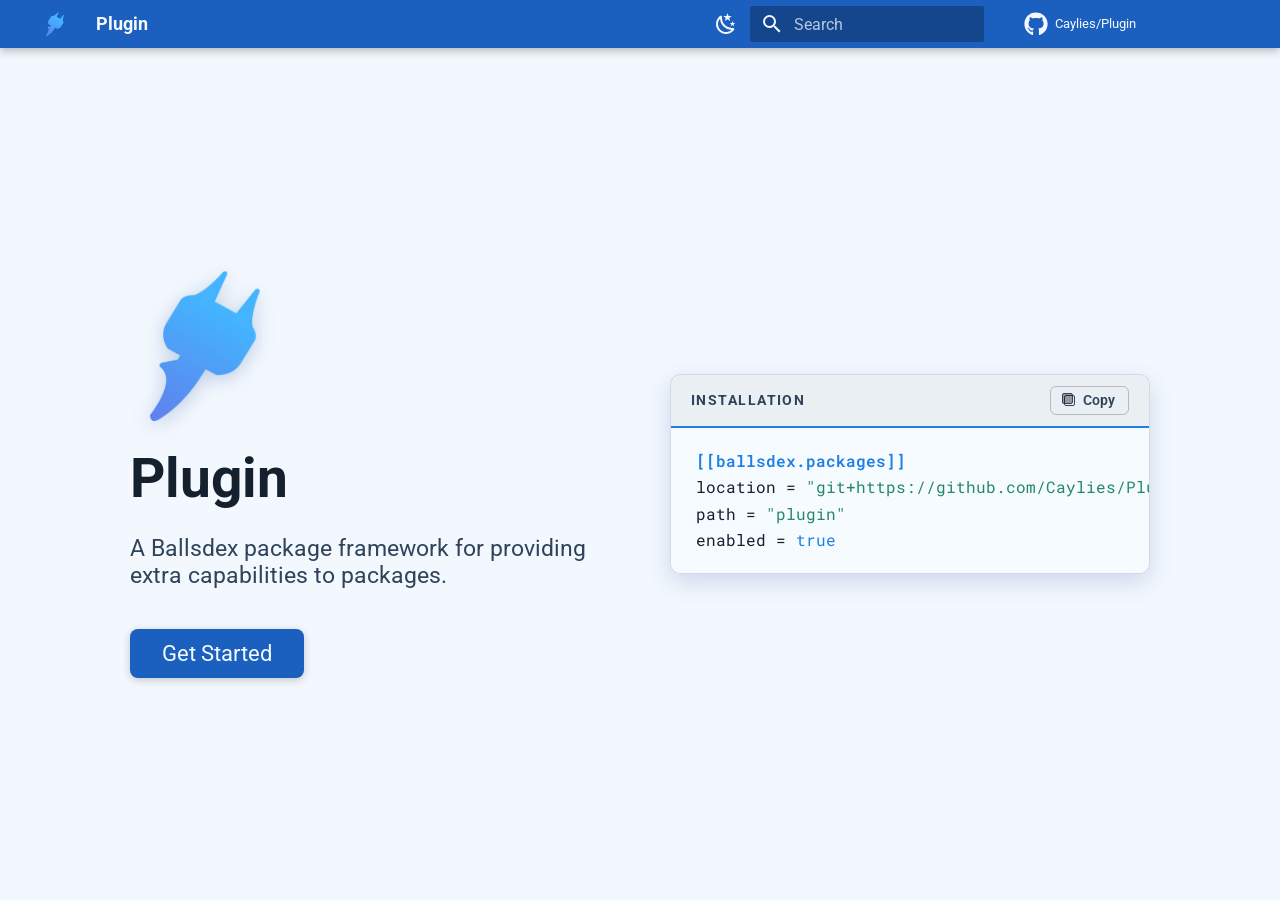
<file: index.html>
<!doctype html>
<html lang="en" class="no-js">
  <head>
    
      <meta charset="utf-8">
      <meta name="viewport" content="width=device-width,initial-scale=1">
      
      
        <meta name="author" content="Cayla">
      
      
      
      
      
        
      
      
      <link rel="icon" href="assets/logo.png">
      <meta name="generator" content="mkdocs-1.6.1, mkdocs-material-9.7.7">
    
    
      
        <title>Plugin</title>
      
    
    
      <link rel="stylesheet" href="assets/stylesheets/main.ec1eaa64.min.css">
      
        
        <link rel="stylesheet" href="assets/stylesheets/palette.ab4e12ef.min.css">
      
      


    
    
      
    
    
      
        
        
        <link rel="preconnect" href="https://fonts.gstatic.com" crossorigin>
        <link rel="stylesheet" href="https://fonts.googleapis.com/css?family=Roboto:300,300i,400,400i,700,700i%7CRoboto+Mono:400,400i,700,700i&display=fallback">
        <style>:root{--md-text-font:"Roboto";--md-code-font:"Roboto Mono"}</style>
      
    
    
      <link rel="stylesheet" href="assets/_mkdocstrings.css">
    
      <link rel="stylesheet" href="stylesheets/extra.css">
    
    <script>__md_scope=new URL(".",location),__md_hash=e=>[...e].reduce(((e,_)=>(e<<5)-e+_.charCodeAt(0)),0),__md_get=(e,_=localStorage,t=__md_scope)=>JSON.parse(_.getItem(t.pathname+"."+e)),__md_set=(e,_,t=localStorage,a=__md_scope)=>{try{t.setItem(a.pathname+"."+e,JSON.stringify(_))}catch(e){}}</script>
    
      

    
    
  </head>
  
  
    
    
      
    
    
    
    
    <body dir="ltr" data-md-color-scheme="plugin" data-md-color-primary="indigo" data-md-color-accent="indigo">
  
    
    <input class="md-toggle" data-md-toggle="drawer" type="checkbox" id="__drawer" autocomplete="off">
    <input class="md-toggle" data-md-toggle="search" type="checkbox" id="__search" autocomplete="off">
    <label class="md-overlay" for="__drawer"></label>
    <div data-md-component="skip">
      
    </div>
    <div data-md-component="announce">
      
    </div>
    
    
      

  

<header class="md-header md-header--shadow" data-md-component="header">
  <nav class="md-header__inner md-grid" aria-label="Header">
    <a href="." title="Plugin" class="md-header__button md-logo" aria-label="Plugin" data-md-component="logo">
      
  <img src="assets/logo.png" alt="logo">

    </a>
    <label class="md-header__button md-icon" for="__drawer">
      
      <svg xmlns="http://www.w3.org/2000/svg" viewBox="0 0 24 24"><path d="M3 6h18v2H3zm0 5h18v2H3zm0 5h18v2H3z"/></svg>
    </label>
    <div class="md-header__title" data-md-component="header-title">
      <div class="md-header__ellipsis">
        <div class="md-header__topic">
          <span class="md-ellipsis">
            Plugin
          </span>
        </div>
        <div class="md-header__topic" data-md-component="header-topic">
          <span class="md-ellipsis">
            
              Home
            
          </span>
        </div>
      </div>
    </div>
    
      
        <form class="md-header__option" data-md-component="palette">
  
    
    
    
    <input class="md-option" data-md-color-media="(prefers-color-scheme: light)" data-md-color-scheme="plugin" data-md-color-primary="indigo" data-md-color-accent="indigo"  aria-label="Switch to dark mode"  type="radio" name="__palette" id="__palette_0">
    
      <label class="md-header__button md-icon" title="Switch to dark mode" for="__palette_1" hidden>
        <svg xmlns="http://www.w3.org/2000/svg" viewBox="0 0 24 24"><path d="m17.75 4.09-2.53 1.94.91 3.06-2.63-1.81-2.63 1.81.91-3.06-2.53-1.94L12.44 4l1.06-3 1.06 3zm3.5 6.91-1.64 1.25.59 1.98-1.7-1.17-1.7 1.17.59-1.98L15.75 11l2.06-.05L18.5 9l.69 1.95zm-2.28 4.95c.83-.08 1.72 1.1 1.19 1.85-.32.45-.66.87-1.08 1.27C15.17 23 8.84 23 4.94 19.07c-3.91-3.9-3.91-10.24 0-14.14.4-.4.82-.76 1.27-1.08.75-.53 1.93.36 1.85 1.19-.27 2.86.69 5.83 2.89 8.02a9.96 9.96 0 0 0 8.02 2.89m-1.64 2.02a12.08 12.08 0 0 1-7.8-3.47c-2.17-2.19-3.33-5-3.49-7.82-2.81 3.14-2.7 7.96.31 10.98 3.02 3.01 7.84 3.12 10.98.31"/></svg>
      </label>
    
  
    
    
    
    <input class="md-option" data-md-color-media="(prefers-color-scheme: dark)" data-md-color-scheme="plugin-dark" data-md-color-primary="indigo" data-md-color-accent="indigo"  aria-label="Switch to light mode"  type="radio" name="__palette" id="__palette_1">
    
      <label class="md-header__button md-icon" title="Switch to light mode" for="__palette_0" hidden>
        <svg xmlns="http://www.w3.org/2000/svg" viewBox="0 0 24 24"><path d="M12 7a5 5 0 0 1 5 5 5 5 0 0 1-5 5 5 5 0 0 1-5-5 5 5 0 0 1 5-5m0 2a3 3 0 0 0-3 3 3 3 0 0 0 3 3 3 3 0 0 0 3-3 3 3 0 0 0-3-3m0-7 2.39 3.42C13.65 5.15 12.84 5 12 5s-1.65.15-2.39.42zM3.34 7l4.16-.35A7.2 7.2 0 0 0 5.94 8.5c-.44.74-.69 1.5-.83 2.29zm.02 10 1.76-3.77a7.131 7.131 0 0 0 2.38 4.14zM20.65 7l-1.77 3.79a7.02 7.02 0 0 0-2.38-4.15zm-.01 10-4.14.36c.59-.51 1.12-1.14 1.54-1.86.42-.73.69-1.5.83-2.29zM12 22l-2.41-3.44c.74.27 1.55.44 2.41.44.82 0 1.63-.17 2.37-.44z"/></svg>
      </label>
    
  
</form>
      
    
    
      <script>var palette=__md_get("__palette");if(palette&&palette.color){if("(prefers-color-scheme)"===palette.color.media){var media=matchMedia("(prefers-color-scheme: light)"),input=document.querySelector(media.matches?"[data-md-color-media='(prefers-color-scheme: light)']":"[data-md-color-media='(prefers-color-scheme: dark)']");palette.color.media=input.getAttribute("data-md-color-media"),palette.color.scheme=input.getAttribute("data-md-color-scheme"),palette.color.primary=input.getAttribute("data-md-color-primary"),palette.color.accent=input.getAttribute("data-md-color-accent")}for(var[key,value]of Object.entries(palette.color))document.body.setAttribute("data-md-color-"+key,value)}</script>
    
    
    
      
      
        <label class="md-header__button md-icon" for="__search">
          
          <svg xmlns="http://www.w3.org/2000/svg" viewBox="0 0 24 24"><path d="M9.5 3A6.5 6.5 0 0 1 16 9.5c0 1.61-.59 3.09-1.56 4.23l.27.27h.79l5 5-1.5 1.5-5-5v-.79l-.27-.27A6.52 6.52 0 0 1 9.5 16 6.5 6.5 0 0 1 3 9.5 6.5 6.5 0 0 1 9.5 3m0 2C7 5 5 7 5 9.5S7 14 9.5 14 14 12 14 9.5 12 5 9.5 5"/></svg>
        </label>
        <div class="md-search" data-md-component="search" role="dialog">
  <label class="md-search__overlay" for="__search"></label>
  <div class="md-search__inner" role="search">
    <form class="md-search__form" name="search">
      <input type="text" class="md-search__input" name="query" aria-label="Search" placeholder="Search" autocapitalize="off" autocorrect="off" autocomplete="off" spellcheck="false" data-md-component="search-query" required>
      <label class="md-search__icon md-icon" for="__search">
        
        <svg xmlns="http://www.w3.org/2000/svg" viewBox="0 0 24 24"><path d="M9.5 3A6.5 6.5 0 0 1 16 9.5c0 1.61-.59 3.09-1.56 4.23l.27.27h.79l5 5-1.5 1.5-5-5v-.79l-.27-.27A6.52 6.52 0 0 1 9.5 16 6.5 6.5 0 0 1 3 9.5 6.5 6.5 0 0 1 9.5 3m0 2C7 5 5 7 5 9.5S7 14 9.5 14 14 12 14 9.5 12 5 9.5 5"/></svg>
        
        <svg xmlns="http://www.w3.org/2000/svg" viewBox="0 0 24 24"><path d="M20 11v2H8l5.5 5.5-1.42 1.42L4.16 12l7.92-7.92L13.5 5.5 8 11z"/></svg>
      </label>
      <nav class="md-search__options" aria-label="Search">
        
        <button type="reset" class="md-search__icon md-icon" title="Clear" aria-label="Clear" tabindex="-1">
          
          <svg xmlns="http://www.w3.org/2000/svg" viewBox="0 0 24 24"><path d="M19 6.41 17.59 5 12 10.59 6.41 5 5 6.41 10.59 12 5 17.59 6.41 19 12 13.41 17.59 19 19 17.59 13.41 12z"/></svg>
        </button>
      </nav>
      
    </form>
    <div class="md-search__output">
      <div class="md-search__scrollwrap" tabindex="0" data-md-scrollfix>
        <div class="md-search-result" data-md-component="search-result">
          <div class="md-search-result__meta">
            Initializing search
          </div>
          <ol class="md-search-result__list" role="presentation"></ol>
        </div>
      </div>
    </div>
  </div>
</div>
      
    
    
      <div class="md-header__source">
        <a href="https://github.com/Caylies/Plugin" title="Go to repository" class="md-source" data-md-component="source">
  <div class="md-source__icon md-icon">
    
    <svg xmlns="http://www.w3.org/2000/svg" viewBox="0 0 512 512"><!--! Font Awesome Free 7.1.0 by @fontawesome - https://fontawesome.com License - https://fontawesome.com/license/free (Icons: CC BY 4.0, Fonts: SIL OFL 1.1, Code: MIT License) Copyright 2025 Fonticons, Inc.--><path d="M173.9 397.4c0 2-2.3 3.6-5.2 3.6-3.3.3-5.6-1.3-5.6-3.6 0-2 2.3-3.6 5.2-3.6 3-.3 5.6 1.3 5.6 3.6m-31.1-4.5c-.7 2 1.3 4.3 4.3 4.9 2.6 1 5.6 0 6.2-2s-1.3-4.3-4.3-5.2c-2.6-.7-5.5.3-6.2 2.3m44.2-1.7c-2.9.7-4.9 2.6-4.6 4.9.3 2 2.9 3.3 5.9 2.6 2.9-.7 4.9-2.6 4.6-4.6-.3-1.9-3-3.2-5.9-2.9M252.8 8C114.1 8 8 113.3 8 252c0 110.9 69.8 205.8 169.5 239.2 12.8 2.3 17.3-5.6 17.3-12.1 0-6.2-.3-40.4-.3-61.4 0 0-70 15-84.7-29.8 0 0-11.4-29.1-27.8-36.6 0 0-22.9-15.7 1.6-15.4 0 0 24.9 2 38.6 25.8 21.9 38.6 58.6 27.5 72.9 20.9 2.3-16 8.8-27.1 16-33.7-55.9-6.2-112.3-14.3-112.3-110.5 0-27.5 7.6-41.3 23.6-58.9-2.6-6.5-11.1-33.3 2.6-67.9 20.9-6.5 69 27 69 27 20-5.6 41.5-8.5 62.8-8.5s42.8 2.9 62.8 8.5c0 0 48.1-33.6 69-27 13.7 34.7 5.2 61.4 2.6 67.9 16 17.7 25.8 31.5 25.8 58.9 0 96.5-58.9 104.2-114.8 110.5 9.2 7.9 17 22.9 17 46.4 0 33.7-.3 75.4-.3 83.6 0 6.5 4.6 14.4 17.3 12.1C436.2 457.8 504 362.9 504 252 504 113.3 391.5 8 252.8 8M105.2 352.9c-1.3 1-1 3.3.7 5.2 1.6 1.6 3.9 2.3 5.2 1 1.3-1 1-3.3-.7-5.2-1.6-1.6-3.9-2.3-5.2-1m-10.8-8.1c-.7 1.3.3 2.9 2.3 3.9 1.6 1 3.6.7 4.3-.7.7-1.3-.3-2.9-2.3-3.9-2-.6-3.6-.3-4.3.7m32.4 35.6c-1.6 1.3-1 4.3 1.3 6.2 2.3 2.3 5.2 2.6 6.5 1 1.3-1.3.7-4.3-1.3-6.2-2.2-2.3-5.2-2.6-6.5-1m-11.4-14.7c-1.6 1-1.6 3.6 0 5.9s4.3 3.3 5.6 2.3c1.6-1.3 1.6-3.9 0-6.2-1.4-2.3-4-3.3-5.6-2"/></svg>
  </div>
  <div class="md-source__repository">
    Caylies/Plugin
  </div>
</a>
      </div>
    
  </nav>
  
</header>
    
    <div class="md-container" data-md-component="container">
      
      


        
          
        
      

<style>
  .md-header {
    position: initial
  }

  .md-main {
    display: none
  }
</style>

<section class="mdx-hero" style="flex-grow: 1;">
  <div class="mdx-hero__inner">
    <div class="mdx-hero__content">
      <img src="assets/logo.png" alt="Plugin logo" class="mdx-hero__logo">
      <h1 class="mdx-hero__title">Plugin</h1>
      <p class="mdx-hero__subtitle">A Ballsdex package framework for providing extra capabilities to packages.</p>

      <div class="mdx-hero__actions">
        <a href="getting-started/introduction" class="md-button md-button--primary mdx-hero__button">Get Started</a>
      </div>
    </div>

    <div class="mdx-install">
      <div class="mdx-install__header">
        <span class="mdx-install__label">Installation</span>
        <button class="mdx-install__copy" type="button" data-copy-target="mdx-install-snippet"
          aria-label="Copy to clipboard">
          <span class="mdx-install__copy-icon"></span>
          <span class="mdx-install__copy-text">Copy</span>
        </button>
      </div>
      <pre class="mdx-install__code"><code id="mdx-install-snippet"><span class="mdx-hl-special">[[ballsdex.packages]]</span>
<span class="mdx-hl-name">location</span> = <span class="mdx-hl-string">"git+https://github.com/Caylies/Plugin.git@0.1.0b4"</span>
<span class="mdx-hl-name">path</span> = <span class="mdx-hl-string">"plugin"</span>
<span class="mdx-hl-name">enabled</span> = <span class="mdx-hl-constant">true</span></code></pre>
    </div>
  </div>
</section>

<script>
  (function () {
    const button = document.querySelector(".mdx-install__copy");

    if (!button)
      return;

    button.addEventListener("click", function () {
      const target = document.getElementById(button.getAttribute("data-copy-target"));

      if (!target)
        return;

      navigator.clipboard.writeText(target.textContent.trim()).then(function () {
        const label = button.querySelector(".mdx-install__copy-text");
        const original = label.textContent;

        label.textContent = "Copied!";
        button.classList.add("mdx-install__copy--done");

        setTimeout(function () {
          label.textContent = original;
          button.classList.remove("mdx-install__copy--done");
        }, 1600);
      });
    });
  })();
</script>

      <main class="md-main" data-md-component="main">
        <div class="md-main__inner md-grid">
          
            
              
              <div class="md-sidebar md-sidebar--primary" data-md-component="sidebar" data-md-type="navigation" >
                <div class="md-sidebar__scrollwrap">
                  <div class="md-sidebar__inner">
                    



<nav class="md-nav md-nav--primary" aria-label="Navigation" data-md-level="0">
  <label class="md-nav__title" for="__drawer">
    <a href="." title="Plugin" class="md-nav__button md-logo" aria-label="Plugin" data-md-component="logo">
      
  <img src="assets/logo.png" alt="logo">

    </a>
    Plugin
  </label>
  
    <div class="md-nav__source">
      <a href="https://github.com/Caylies/Plugin" title="Go to repository" class="md-source" data-md-component="source">
  <div class="md-source__icon md-icon">
    
    <svg xmlns="http://www.w3.org/2000/svg" viewBox="0 0 512 512"><!--! Font Awesome Free 7.1.0 by @fontawesome - https://fontawesome.com License - https://fontawesome.com/license/free (Icons: CC BY 4.0, Fonts: SIL OFL 1.1, Code: MIT License) Copyright 2025 Fonticons, Inc.--><path d="M173.9 397.4c0 2-2.3 3.6-5.2 3.6-3.3.3-5.6-1.3-5.6-3.6 0-2 2.3-3.6 5.2-3.6 3-.3 5.6 1.3 5.6 3.6m-31.1-4.5c-.7 2 1.3 4.3 4.3 4.9 2.6 1 5.6 0 6.2-2s-1.3-4.3-4.3-5.2c-2.6-.7-5.5.3-6.2 2.3m44.2-1.7c-2.9.7-4.9 2.6-4.6 4.9.3 2 2.9 3.3 5.9 2.6 2.9-.7 4.9-2.6 4.6-4.6-.3-1.9-3-3.2-5.9-2.9M252.8 8C114.1 8 8 113.3 8 252c0 110.9 69.8 205.8 169.5 239.2 12.8 2.3 17.3-5.6 17.3-12.1 0-6.2-.3-40.4-.3-61.4 0 0-70 15-84.7-29.8 0 0-11.4-29.1-27.8-36.6 0 0-22.9-15.7 1.6-15.4 0 0 24.9 2 38.6 25.8 21.9 38.6 58.6 27.5 72.9 20.9 2.3-16 8.8-27.1 16-33.7-55.9-6.2-112.3-14.3-112.3-110.5 0-27.5 7.6-41.3 23.6-58.9-2.6-6.5-11.1-33.3 2.6-67.9 20.9-6.5 69 27 69 27 20-5.6 41.5-8.5 62.8-8.5s42.8 2.9 62.8 8.5c0 0 48.1-33.6 69-27 13.7 34.7 5.2 61.4 2.6 67.9 16 17.7 25.8 31.5 25.8 58.9 0 96.5-58.9 104.2-114.8 110.5 9.2 7.9 17 22.9 17 46.4 0 33.7-.3 75.4-.3 83.6 0 6.5 4.6 14.4 17.3 12.1C436.2 457.8 504 362.9 504 252 504 113.3 391.5 8 252.8 8M105.2 352.9c-1.3 1-1 3.3.7 5.2 1.6 1.6 3.9 2.3 5.2 1 1.3-1 1-3.3-.7-5.2-1.6-1.6-3.9-2.3-5.2-1m-10.8-8.1c-.7 1.3.3 2.9 2.3 3.9 1.6 1 3.6.7 4.3-.7.7-1.3-.3-2.9-2.3-3.9-2-.6-3.6-.3-4.3.7m32.4 35.6c-1.6 1.3-1 4.3 1.3 6.2 2.3 2.3 5.2 2.6 6.5 1 1.3-1.3.7-4.3-1.3-6.2-2.2-2.3-5.2-2.6-6.5-1m-11.4-14.7c-1.6 1-1.6 3.6 0 5.9s4.3 3.3 5.6 2.3c1.6-1.3 1.6-3.9 0-6.2-1.4-2.3-4-3.3-5.6-2"/></svg>
  </div>
  <div class="md-source__repository">
    Caylies/Plugin
  </div>
</a>
    </div>
  
  <ul class="md-nav__list" data-md-scrollfix>
    
      
      
  
  
  
  
    
    
    
    
    
    <li class="md-nav__item md-nav__item--nested">
      
        
        
        <input class="md-nav__toggle md-toggle " type="checkbox" id="__nav_1" >
        
          
          <label class="md-nav__link" for="__nav_1" id="__nav_1_label" tabindex="0">
            
  
  
  <span class="md-ellipsis">
    
  
    Getting Started
  

    
  </span>
  
  

            <span class="md-nav__icon md-icon"></span>
          </label>
        
        <nav class="md-nav" data-md-level="1" aria-labelledby="__nav_1_label" aria-expanded="false">
          <label class="md-nav__title" for="__nav_1">
            <span class="md-nav__icon md-icon"></span>
            
  
    Getting Started
  

          </label>
          <ul class="md-nav__list" data-md-scrollfix>
            
              
                
  
  
  
  
    <li class="md-nav__item">
      <a href="getting-started/introduction/" class="md-nav__link">
        
  
  
  <span class="md-ellipsis">
    
  
    Introduction
  

    
  </span>
  
  

      </a>
    </li>
  

              
            
              
                
  
  
  
  
    <li class="md-nav__item">
      <a href="getting-started/plugins/" class="md-nav__link">
        
  
  
  <span class="md-ellipsis">
    
  
    Plugins
  

    
  </span>
  
  

      </a>
    </li>
  

              
            
              
                
  
  
  
  
    <li class="md-nav__item">
      <a href="getting-started/commands/" class="md-nav__link">
        
  
  
  <span class="md-ellipsis">
    
  
    Commands
  

    
  </span>
  
  

      </a>
    </li>
  

              
            
          </ul>
        </nav>
      
    </li>
  

    
      
      
  
  
  
  
    
    
    
    
    
    <li class="md-nav__item md-nav__item--nested">
      
        
        
        <input class="md-nav__toggle md-toggle " type="checkbox" id="__nav_2" >
        
          
          <label class="md-nav__link" for="__nav_2" id="__nav_2_label" tabindex="0">
            
  
  
  <span class="md-ellipsis">
    
  
    API Reference
  

    
  </span>
  
  

            <span class="md-nav__icon md-icon"></span>
          </label>
        
        <nav class="md-nav" data-md-level="1" aria-labelledby="__nav_2_label" aria-expanded="false">
          <label class="md-nav__title" for="__nav_2">
            <span class="md-nav__icon md-icon"></span>
            
  
    API Reference
  

          </label>
          <ul class="md-nav__list" data-md-scrollfix>
            
              
                
  
  
  
  
    <li class="md-nav__item">
      <a href="api/plugins/" class="md-nav__link">
        
  
  
  <span class="md-ellipsis">
    
  
    Plugins
  

    
  </span>
  
  

      </a>
    </li>
  

              
            
              
                
  
  
  
  
    <li class="md-nav__item">
      <a href="api/hooking/" class="md-nav__link">
        
  
  
  <span class="md-ellipsis">
    
  
    Hooking
  

    
  </span>
  
  

      </a>
    </li>
  

              
            
              
                
  
  
  
  
    
    
    
    
    
    <li class="md-nav__item md-nav__item--nested">
      
        
        
        <input class="md-nav__toggle md-toggle " type="checkbox" id="__nav_2_3" >
        
          
          <label class="md-nav__link" for="__nav_2_3" id="__nav_2_3_label" tabindex="0">
            
  
  
  <span class="md-ellipsis">
    
  
    Components
  

    
  </span>
  
  

            <span class="md-nav__icon md-icon"></span>
          </label>
        
        <nav class="md-nav" data-md-level="2" aria-labelledby="__nav_2_3_label" aria-expanded="false">
          <label class="md-nav__title" for="__nav_2_3">
            <span class="md-nav__icon md-icon"></span>
            
  
    Components
  

          </label>
          <ul class="md-nav__list" data-md-scrollfix>
            
              
                
  
  
  
  
    <li class="md-nav__item">
      <a href="api/countryballs/" class="md-nav__link">
        
  
  
  <span class="md-ellipsis">
    
  
    Countryballs
  

    
  </span>
  
  

      </a>
    </li>
  

              
            
          </ul>
        </nav>
      
    </li>
  

              
            
          </ul>
        </nav>
      
    </li>
  

    
      
      
  
  
  
  
    <li class="md-nav__item">
      <a href="changelog/" class="md-nav__link">
        
  
  
  <span class="md-ellipsis">
    
  
    Changelog
  

    
  </span>
  
  

      </a>
    </li>
  

    
  </ul>
</nav>
                  </div>
                </div>
              </div>
            
            
              
              <div class="md-sidebar md-sidebar--secondary" data-md-component="sidebar" data-md-type="toc" >
                <div class="md-sidebar__scrollwrap">
                  <div class="md-sidebar__inner">
                    

<nav class="md-nav md-nav--secondary" aria-label="Table of contents">
  
  
  
  
</nav>
                  </div>
                </div>
              </div>
            
          
          
            <div class="md-content" data-md-component="content">
              
              <article class="md-content__inner md-typeset">
                
                  


  
  


  <h1>Home</h1>









  
  






                
              </article>
            </div>
          
          
<script>var target=document.getElementById(location.hash.slice(1));target&&target.name&&(target.checked=target.name.startsWith("__tabbed_"))</script>
        </div>
        
      </main>
      
    </div>
    <div class="md-dialog" data-md-component="dialog">
      <div class="md-dialog__inner md-typeset"></div>
    </div>
    
    
    
      
      
      <script id="__config" type="application/json">{"annotate": null, "base": ".", "features": ["content.code.copy", "content.code.annotate", "content.code.select", "navigation.footer", "toc.follow"], "search": "assets/javascripts/workers/search.2c215733.min.js", "tags": null, "translations": {"clipboard.copied": "Copied to clipboard", "clipboard.copy": "Copy to clipboard", "search.result.more.one": "1 more on this page", "search.result.more.other": "# more on this page", "search.result.none": "No matching documents", "search.result.one": "1 matching document", "search.result.other": "# matching documents", "search.result.placeholder": "Type to start searching", "search.result.term.missing": "Missing", "select.version": "Select version"}, "version": null}</script>
    
    
      <script src="assets/javascripts/bundle.d7400e89.min.js"></script>
      
    
  </body>
</html>
</file>
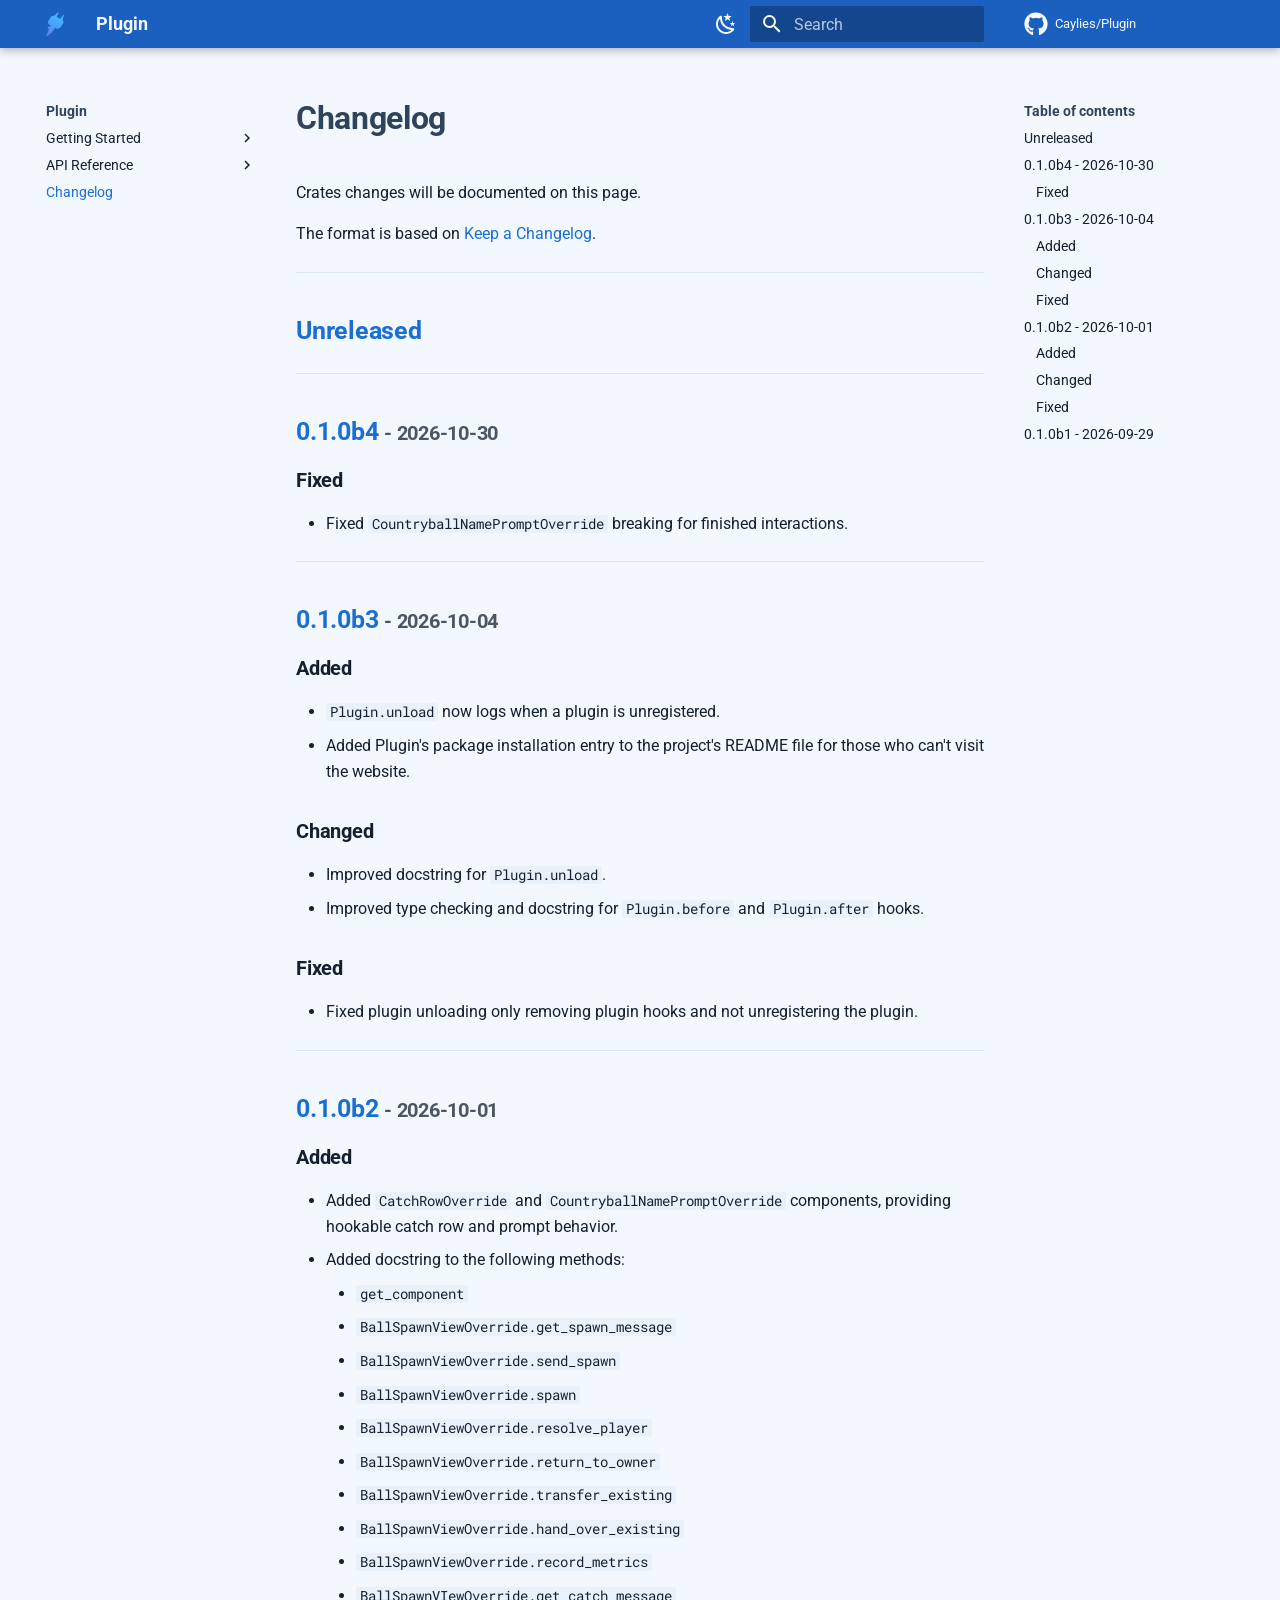
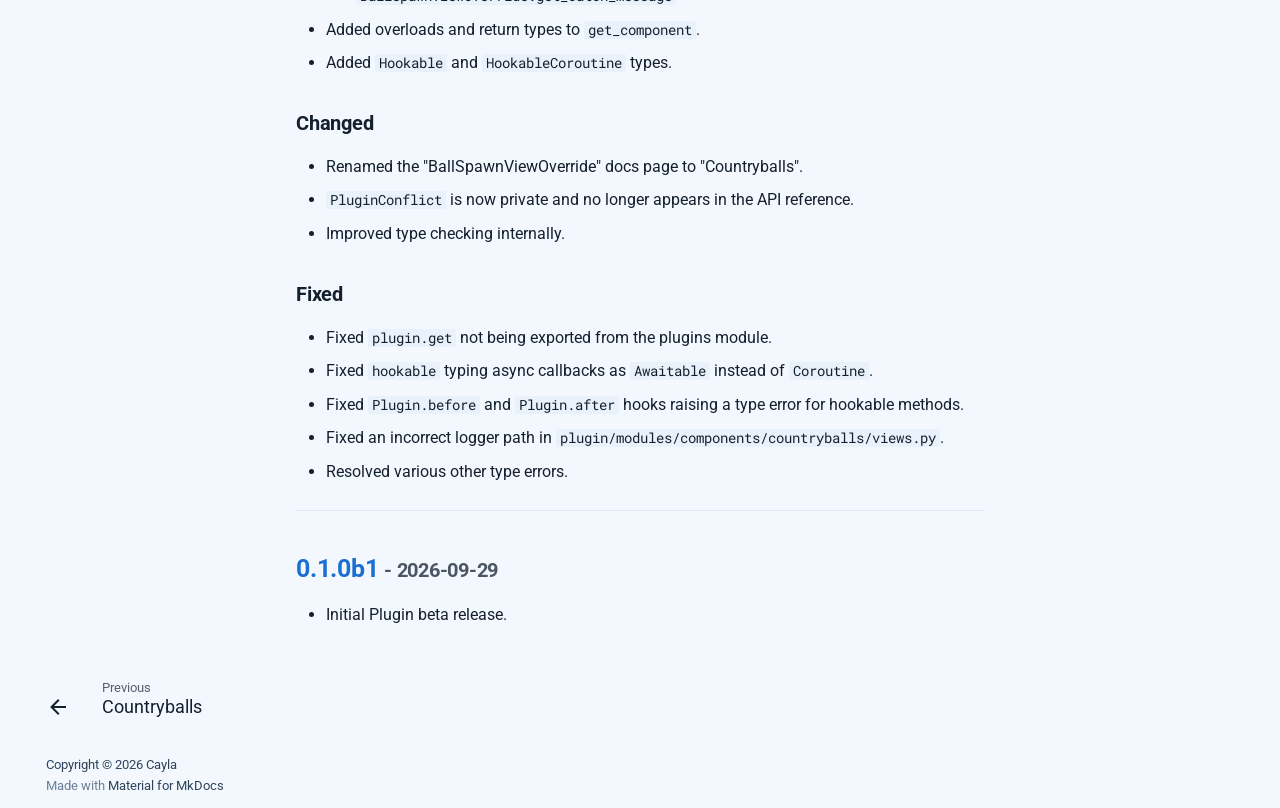
<file: changelog/index.html>
<!doctype html>
<html lang="en" class="no-js">
  <head>
    
      <meta charset="utf-8">
      <meta name="viewport" content="width=device-width,initial-scale=1">
      
      
        <meta name="author" content="Cayla">
      
      
      
        <link rel="prev" href="../api/countryballs/">
      
      
      
        
      
      
      <link rel="icon" href="../assets/logo.png">
      <meta name="generator" content="mkdocs-1.6.1, mkdocs-material-9.7.7">
    
    
      
        <title>Changelog - Plugin</title>
      
    
    
      <link rel="stylesheet" href="../assets/stylesheets/main.ec1eaa64.min.css">
      
        
        <link rel="stylesheet" href="../assets/stylesheets/palette.ab4e12ef.min.css">
      
      


    
    
      
    
    
      
        
        
        <link rel="preconnect" href="https://fonts.gstatic.com" crossorigin>
        <link rel="stylesheet" href="https://fonts.googleapis.com/css?family=Roboto:300,300i,400,400i,700,700i%7CRoboto+Mono:400,400i,700,700i&display=fallback">
        <style>:root{--md-text-font:"Roboto";--md-code-font:"Roboto Mono"}</style>
      
    
    
      <link rel="stylesheet" href="../assets/_mkdocstrings.css">
    
      <link rel="stylesheet" href="../stylesheets/extra.css">
    
    <script>__md_scope=new URL("..",location),__md_hash=e=>[...e].reduce(((e,_)=>(e<<5)-e+_.charCodeAt(0)),0),__md_get=(e,_=localStorage,t=__md_scope)=>JSON.parse(_.getItem(t.pathname+"."+e)),__md_set=(e,_,t=localStorage,a=__md_scope)=>{try{t.setItem(a.pathname+"."+e,JSON.stringify(_))}catch(e){}}</script>
    
      

    
    
  </head>
  
  
    
    
      
    
    
    
    
    <body dir="ltr" data-md-color-scheme="plugin" data-md-color-primary="indigo" data-md-color-accent="indigo">
  
    
    <input class="md-toggle" data-md-toggle="drawer" type="checkbox" id="__drawer" autocomplete="off">
    <input class="md-toggle" data-md-toggle="search" type="checkbox" id="__search" autocomplete="off">
    <label class="md-overlay" for="__drawer"></label>
    <div data-md-component="skip">
      
        
        <a href="#changelog" class="md-skip">
          Skip to content
        </a>
      
    </div>
    <div data-md-component="announce">
      
    </div>
    
    
      

  

<header class="md-header md-header--shadow" data-md-component="header">
  <nav class="md-header__inner md-grid" aria-label="Header">
    <a href=".." title="Plugin" class="md-header__button md-logo" aria-label="Plugin" data-md-component="logo">
      
  <img src="../assets/logo.png" alt="logo">

    </a>
    <label class="md-header__button md-icon" for="__drawer">
      
      <svg xmlns="http://www.w3.org/2000/svg" viewBox="0 0 24 24"><path d="M3 6h18v2H3zm0 5h18v2H3zm0 5h18v2H3z"/></svg>
    </label>
    <div class="md-header__title" data-md-component="header-title">
      <div class="md-header__ellipsis">
        <div class="md-header__topic">
          <span class="md-ellipsis">
            Plugin
          </span>
        </div>
        <div class="md-header__topic" data-md-component="header-topic">
          <span class="md-ellipsis">
            
              Changelog
            
          </span>
        </div>
      </div>
    </div>
    
      
        <form class="md-header__option" data-md-component="palette">
  
    
    
    
    <input class="md-option" data-md-color-media="(prefers-color-scheme: light)" data-md-color-scheme="plugin" data-md-color-primary="indigo" data-md-color-accent="indigo"  aria-label="Switch to dark mode"  type="radio" name="__palette" id="__palette_0">
    
      <label class="md-header__button md-icon" title="Switch to dark mode" for="__palette_1" hidden>
        <svg xmlns="http://www.w3.org/2000/svg" viewBox="0 0 24 24"><path d="m17.75 4.09-2.53 1.94.91 3.06-2.63-1.81-2.63 1.81.91-3.06-2.53-1.94L12.44 4l1.06-3 1.06 3zm3.5 6.91-1.64 1.25.59 1.98-1.7-1.17-1.7 1.17.59-1.98L15.75 11l2.06-.05L18.5 9l.69 1.95zm-2.28 4.95c.83-.08 1.72 1.1 1.19 1.85-.32.45-.66.87-1.08 1.27C15.17 23 8.84 23 4.94 19.07c-3.91-3.9-3.91-10.24 0-14.14.4-.4.82-.76 1.27-1.08.75-.53 1.93.36 1.85 1.19-.27 2.86.69 5.83 2.89 8.02a9.96 9.96 0 0 0 8.02 2.89m-1.64 2.02a12.08 12.08 0 0 1-7.8-3.47c-2.17-2.19-3.33-5-3.49-7.82-2.81 3.14-2.7 7.96.31 10.98 3.02 3.01 7.84 3.12 10.98.31"/></svg>
      </label>
    
  
    
    
    
    <input class="md-option" data-md-color-media="(prefers-color-scheme: dark)" data-md-color-scheme="plugin-dark" data-md-color-primary="indigo" data-md-color-accent="indigo"  aria-label="Switch to light mode"  type="radio" name="__palette" id="__palette_1">
    
      <label class="md-header__button md-icon" title="Switch to light mode" for="__palette_0" hidden>
        <svg xmlns="http://www.w3.org/2000/svg" viewBox="0 0 24 24"><path d="M12 7a5 5 0 0 1 5 5 5 5 0 0 1-5 5 5 5 0 0 1-5-5 5 5 0 0 1 5-5m0 2a3 3 0 0 0-3 3 3 3 0 0 0 3 3 3 3 0 0 0 3-3 3 3 0 0 0-3-3m0-7 2.39 3.42C13.65 5.15 12.84 5 12 5s-1.65.15-2.39.42zM3.34 7l4.16-.35A7.2 7.2 0 0 0 5.94 8.5c-.44.74-.69 1.5-.83 2.29zm.02 10 1.76-3.77a7.131 7.131 0 0 0 2.38 4.14zM20.65 7l-1.77 3.79a7.02 7.02 0 0 0-2.38-4.15zm-.01 10-4.14.36c.59-.51 1.12-1.14 1.54-1.86.42-.73.69-1.5.83-2.29zM12 22l-2.41-3.44c.74.27 1.55.44 2.41.44.82 0 1.63-.17 2.37-.44z"/></svg>
      </label>
    
  
</form>
      
    
    
      <script>var palette=__md_get("__palette");if(palette&&palette.color){if("(prefers-color-scheme)"===palette.color.media){var media=matchMedia("(prefers-color-scheme: light)"),input=document.querySelector(media.matches?"[data-md-color-media='(prefers-color-scheme: light)']":"[data-md-color-media='(prefers-color-scheme: dark)']");palette.color.media=input.getAttribute("data-md-color-media"),palette.color.scheme=input.getAttribute("data-md-color-scheme"),palette.color.primary=input.getAttribute("data-md-color-primary"),palette.color.accent=input.getAttribute("data-md-color-accent")}for(var[key,value]of Object.entries(palette.color))document.body.setAttribute("data-md-color-"+key,value)}</script>
    
    
    
      
      
        <label class="md-header__button md-icon" for="__search">
          
          <svg xmlns="http://www.w3.org/2000/svg" viewBox="0 0 24 24"><path d="M9.5 3A6.5 6.5 0 0 1 16 9.5c0 1.61-.59 3.09-1.56 4.23l.27.27h.79l5 5-1.5 1.5-5-5v-.79l-.27-.27A6.52 6.52 0 0 1 9.5 16 6.5 6.5 0 0 1 3 9.5 6.5 6.5 0 0 1 9.5 3m0 2C7 5 5 7 5 9.5S7 14 9.5 14 14 12 14 9.5 12 5 9.5 5"/></svg>
        </label>
        <div class="md-search" data-md-component="search" role="dialog">
  <label class="md-search__overlay" for="__search"></label>
  <div class="md-search__inner" role="search">
    <form class="md-search__form" name="search">
      <input type="text" class="md-search__input" name="query" aria-label="Search" placeholder="Search" autocapitalize="off" autocorrect="off" autocomplete="off" spellcheck="false" data-md-component="search-query" required>
      <label class="md-search__icon md-icon" for="__search">
        
        <svg xmlns="http://www.w3.org/2000/svg" viewBox="0 0 24 24"><path d="M9.5 3A6.5 6.5 0 0 1 16 9.5c0 1.61-.59 3.09-1.56 4.23l.27.27h.79l5 5-1.5 1.5-5-5v-.79l-.27-.27A6.52 6.52 0 0 1 9.5 16 6.5 6.5 0 0 1 3 9.5 6.5 6.5 0 0 1 9.5 3m0 2C7 5 5 7 5 9.5S7 14 9.5 14 14 12 14 9.5 12 5 9.5 5"/></svg>
        
        <svg xmlns="http://www.w3.org/2000/svg" viewBox="0 0 24 24"><path d="M20 11v2H8l5.5 5.5-1.42 1.42L4.16 12l7.92-7.92L13.5 5.5 8 11z"/></svg>
      </label>
      <nav class="md-search__options" aria-label="Search">
        
        <button type="reset" class="md-search__icon md-icon" title="Clear" aria-label="Clear" tabindex="-1">
          
          <svg xmlns="http://www.w3.org/2000/svg" viewBox="0 0 24 24"><path d="M19 6.41 17.59 5 12 10.59 6.41 5 5 6.41 10.59 12 5 17.59 6.41 19 12 13.41 17.59 19 19 17.59 13.41 12z"/></svg>
        </button>
      </nav>
      
    </form>
    <div class="md-search__output">
      <div class="md-search__scrollwrap" tabindex="0" data-md-scrollfix>
        <div class="md-search-result" data-md-component="search-result">
          <div class="md-search-result__meta">
            Initializing search
          </div>
          <ol class="md-search-result__list" role="presentation"></ol>
        </div>
      </div>
    </div>
  </div>
</div>
      
    
    
      <div class="md-header__source">
        <a href="https://github.com/Caylies/Plugin" title="Go to repository" class="md-source" data-md-component="source">
  <div class="md-source__icon md-icon">
    
    <svg xmlns="http://www.w3.org/2000/svg" viewBox="0 0 512 512"><!--! Font Awesome Free 7.1.0 by @fontawesome - https://fontawesome.com License - https://fontawesome.com/license/free (Icons: CC BY 4.0, Fonts: SIL OFL 1.1, Code: MIT License) Copyright 2025 Fonticons, Inc.--><path d="M173.9 397.4c0 2-2.3 3.6-5.2 3.6-3.3.3-5.6-1.3-5.6-3.6 0-2 2.3-3.6 5.2-3.6 3-.3 5.6 1.3 5.6 3.6m-31.1-4.5c-.7 2 1.3 4.3 4.3 4.9 2.6 1 5.6 0 6.2-2s-1.3-4.3-4.3-5.2c-2.6-.7-5.5.3-6.2 2.3m44.2-1.7c-2.9.7-4.9 2.6-4.6 4.9.3 2 2.9 3.3 5.9 2.6 2.9-.7 4.9-2.6 4.6-4.6-.3-1.9-3-3.2-5.9-2.9M252.8 8C114.1 8 8 113.3 8 252c0 110.9 69.8 205.8 169.5 239.2 12.8 2.3 17.3-5.6 17.3-12.1 0-6.2-.3-40.4-.3-61.4 0 0-70 15-84.7-29.8 0 0-11.4-29.1-27.8-36.6 0 0-22.9-15.7 1.6-15.4 0 0 24.9 2 38.6 25.8 21.9 38.6 58.6 27.5 72.9 20.9 2.3-16 8.8-27.1 16-33.7-55.9-6.2-112.3-14.3-112.3-110.5 0-27.5 7.6-41.3 23.6-58.9-2.6-6.5-11.1-33.3 2.6-67.9 20.9-6.5 69 27 69 27 20-5.6 41.5-8.5 62.8-8.5s42.8 2.9 62.8 8.5c0 0 48.1-33.6 69-27 13.7 34.7 5.2 61.4 2.6 67.9 16 17.7 25.8 31.5 25.8 58.9 0 96.5-58.9 104.2-114.8 110.5 9.2 7.9 17 22.9 17 46.4 0 33.7-.3 75.4-.3 83.6 0 6.5 4.6 14.4 17.3 12.1C436.2 457.8 504 362.9 504 252 504 113.3 391.5 8 252.8 8M105.2 352.9c-1.3 1-1 3.3.7 5.2 1.6 1.6 3.9 2.3 5.2 1 1.3-1 1-3.3-.7-5.2-1.6-1.6-3.9-2.3-5.2-1m-10.8-8.1c-.7 1.3.3 2.9 2.3 3.9 1.6 1 3.6.7 4.3-.7.7-1.3-.3-2.9-2.3-3.9-2-.6-3.6-.3-4.3.7m32.4 35.6c-1.6 1.3-1 4.3 1.3 6.2 2.3 2.3 5.2 2.6 6.5 1 1.3-1.3.7-4.3-1.3-6.2-2.2-2.3-5.2-2.6-6.5-1m-11.4-14.7c-1.6 1-1.6 3.6 0 5.9s4.3 3.3 5.6 2.3c1.6-1.3 1.6-3.9 0-6.2-1.4-2.3-4-3.3-5.6-2"/></svg>
  </div>
  <div class="md-source__repository">
    Caylies/Plugin
  </div>
</a>
      </div>
    
  </nav>
  
</header>
    
    <div class="md-container" data-md-component="container">
      
      
        
          
        
      
      <main class="md-main" data-md-component="main">
        <div class="md-main__inner md-grid">
          
            
              
              <div class="md-sidebar md-sidebar--primary" data-md-component="sidebar" data-md-type="navigation" >
                <div class="md-sidebar__scrollwrap">
                  <div class="md-sidebar__inner">
                    



<nav class="md-nav md-nav--primary" aria-label="Navigation" data-md-level="0">
  <label class="md-nav__title" for="__drawer">
    <a href=".." title="Plugin" class="md-nav__button md-logo" aria-label="Plugin" data-md-component="logo">
      
  <img src="../assets/logo.png" alt="logo">

    </a>
    Plugin
  </label>
  
    <div class="md-nav__source">
      <a href="https://github.com/Caylies/Plugin" title="Go to repository" class="md-source" data-md-component="source">
  <div class="md-source__icon md-icon">
    
    <svg xmlns="http://www.w3.org/2000/svg" viewBox="0 0 512 512"><!--! Font Awesome Free 7.1.0 by @fontawesome - https://fontawesome.com License - https://fontawesome.com/license/free (Icons: CC BY 4.0, Fonts: SIL OFL 1.1, Code: MIT License) Copyright 2025 Fonticons, Inc.--><path d="M173.9 397.4c0 2-2.3 3.6-5.2 3.6-3.3.3-5.6-1.3-5.6-3.6 0-2 2.3-3.6 5.2-3.6 3-.3 5.6 1.3 5.6 3.6m-31.1-4.5c-.7 2 1.3 4.3 4.3 4.9 2.6 1 5.6 0 6.2-2s-1.3-4.3-4.3-5.2c-2.6-.7-5.5.3-6.2 2.3m44.2-1.7c-2.9.7-4.9 2.6-4.6 4.9.3 2 2.9 3.3 5.9 2.6 2.9-.7 4.9-2.6 4.6-4.6-.3-1.9-3-3.2-5.9-2.9M252.8 8C114.1 8 8 113.3 8 252c0 110.9 69.8 205.8 169.5 239.2 12.8 2.3 17.3-5.6 17.3-12.1 0-6.2-.3-40.4-.3-61.4 0 0-70 15-84.7-29.8 0 0-11.4-29.1-27.8-36.6 0 0-22.9-15.7 1.6-15.4 0 0 24.9 2 38.6 25.8 21.9 38.6 58.6 27.5 72.9 20.9 2.3-16 8.8-27.1 16-33.7-55.9-6.2-112.3-14.3-112.3-110.5 0-27.5 7.6-41.3 23.6-58.9-2.6-6.5-11.1-33.3 2.6-67.9 20.9-6.5 69 27 69 27 20-5.6 41.5-8.5 62.8-8.5s42.8 2.9 62.8 8.5c0 0 48.1-33.6 69-27 13.7 34.7 5.2 61.4 2.6 67.9 16 17.7 25.8 31.5 25.8 58.9 0 96.5-58.9 104.2-114.8 110.5 9.2 7.9 17 22.9 17 46.4 0 33.7-.3 75.4-.3 83.6 0 6.5 4.6 14.4 17.3 12.1C436.2 457.8 504 362.9 504 252 504 113.3 391.5 8 252.8 8M105.2 352.9c-1.3 1-1 3.3.7 5.2 1.6 1.6 3.9 2.3 5.2 1 1.3-1 1-3.3-.7-5.2-1.6-1.6-3.9-2.3-5.2-1m-10.8-8.1c-.7 1.3.3 2.9 2.3 3.9 1.6 1 3.6.7 4.3-.7.7-1.3-.3-2.9-2.3-3.9-2-.6-3.6-.3-4.3.7m32.4 35.6c-1.6 1.3-1 4.3 1.3 6.2 2.3 2.3 5.2 2.6 6.5 1 1.3-1.3.7-4.3-1.3-6.2-2.2-2.3-5.2-2.6-6.5-1m-11.4-14.7c-1.6 1-1.6 3.6 0 5.9s4.3 3.3 5.6 2.3c1.6-1.3 1.6-3.9 0-6.2-1.4-2.3-4-3.3-5.6-2"/></svg>
  </div>
  <div class="md-source__repository">
    Caylies/Plugin
  </div>
</a>
    </div>
  
  <ul class="md-nav__list" data-md-scrollfix>
    
      
      
  
  
  
  
    
    
    
    
    
    <li class="md-nav__item md-nav__item--nested">
      
        
        
        <input class="md-nav__toggle md-toggle " type="checkbox" id="__nav_1" >
        
          
          <label class="md-nav__link" for="__nav_1" id="__nav_1_label" tabindex="0">
            
  
  
  <span class="md-ellipsis">
    
  
    Getting Started
  

    
  </span>
  
  

            <span class="md-nav__icon md-icon"></span>
          </label>
        
        <nav class="md-nav" data-md-level="1" aria-labelledby="__nav_1_label" aria-expanded="false">
          <label class="md-nav__title" for="__nav_1">
            <span class="md-nav__icon md-icon"></span>
            
  
    Getting Started
  

          </label>
          <ul class="md-nav__list" data-md-scrollfix>
            
              
                
  
  
  
  
    <li class="md-nav__item">
      <a href="../getting-started/introduction/" class="md-nav__link">
        
  
  
  <span class="md-ellipsis">
    
  
    Introduction
  

    
  </span>
  
  

      </a>
    </li>
  

              
            
              
                
  
  
  
  
    <li class="md-nav__item">
      <a href="../getting-started/plugins/" class="md-nav__link">
        
  
  
  <span class="md-ellipsis">
    
  
    Plugins
  

    
  </span>
  
  

      </a>
    </li>
  

              
            
              
                
  
  
  
  
    <li class="md-nav__item">
      <a href="../getting-started/commands/" class="md-nav__link">
        
  
  
  <span class="md-ellipsis">
    
  
    Commands
  

    
  </span>
  
  

      </a>
    </li>
  

              
            
          </ul>
        </nav>
      
    </li>
  

    
      
      
  
  
  
  
    
    
    
    
    
    <li class="md-nav__item md-nav__item--nested">
      
        
        
        <input class="md-nav__toggle md-toggle " type="checkbox" id="__nav_2" >
        
          
          <label class="md-nav__link" for="__nav_2" id="__nav_2_label" tabindex="0">
            
  
  
  <span class="md-ellipsis">
    
  
    API Reference
  

    
  </span>
  
  

            <span class="md-nav__icon md-icon"></span>
          </label>
        
        <nav class="md-nav" data-md-level="1" aria-labelledby="__nav_2_label" aria-expanded="false">
          <label class="md-nav__title" for="__nav_2">
            <span class="md-nav__icon md-icon"></span>
            
  
    API Reference
  

          </label>
          <ul class="md-nav__list" data-md-scrollfix>
            
              
                
  
  
  
  
    <li class="md-nav__item">
      <a href="../api/plugins/" class="md-nav__link">
        
  
  
  <span class="md-ellipsis">
    
  
    Plugins
  

    
  </span>
  
  

      </a>
    </li>
  

              
            
              
                
  
  
  
  
    <li class="md-nav__item">
      <a href="../api/hooking/" class="md-nav__link">
        
  
  
  <span class="md-ellipsis">
    
  
    Hooking
  

    
  </span>
  
  

      </a>
    </li>
  

              
            
              
                
  
  
  
  
    
    
    
    
    
    <li class="md-nav__item md-nav__item--nested">
      
        
        
        <input class="md-nav__toggle md-toggle " type="checkbox" id="__nav_2_3" >
        
          
          <label class="md-nav__link" for="__nav_2_3" id="__nav_2_3_label" tabindex="0">
            
  
  
  <span class="md-ellipsis">
    
  
    Components
  

    
  </span>
  
  

            <span class="md-nav__icon md-icon"></span>
          </label>
        
        <nav class="md-nav" data-md-level="2" aria-labelledby="__nav_2_3_label" aria-expanded="false">
          <label class="md-nav__title" for="__nav_2_3">
            <span class="md-nav__icon md-icon"></span>
            
  
    Components
  

          </label>
          <ul class="md-nav__list" data-md-scrollfix>
            
              
                
  
  
  
  
    <li class="md-nav__item">
      <a href="../api/countryballs/" class="md-nav__link">
        
  
  
  <span class="md-ellipsis">
    
  
    Countryballs
  

    
  </span>
  
  

      </a>
    </li>
  

              
            
          </ul>
        </nav>
      
    </li>
  

              
            
          </ul>
        </nav>
      
    </li>
  

    
      
      
  
  
    
  
  
  
    <li class="md-nav__item md-nav__item--active">
      
      <input class="md-nav__toggle md-toggle" type="checkbox" id="__toc">
      
      
        
      
      
        <label class="md-nav__link md-nav__link--active" for="__toc">
          
  
  
  <span class="md-ellipsis">
    
  
    Changelog
  

    
  </span>
  
  

          <span class="md-nav__icon md-icon"></span>
        </label>
      
      <a href="./" class="md-nav__link md-nav__link--active">
        
  
  
  <span class="md-ellipsis">
    
  
    Changelog
  

    
  </span>
  
  

      </a>
      
        

<nav class="md-nav md-nav--secondary" aria-label="Table of contents">
  
  
  
    
  
  
    <label class="md-nav__title" for="__toc">
      <span class="md-nav__icon md-icon"></span>
      Table of contents
    </label>
    <ul class="md-nav__list" data-md-component="toc" data-md-scrollfix>
      
        <li class="md-nav__item">
  <a href="#unreleased" class="md-nav__link">
    <span class="md-ellipsis">
      
        Unreleased
      
    </span>
  </a>
  
</li>
      
        <li class="md-nav__item">
  <a href="#010b4-2026-10-30" class="md-nav__link">
    <span class="md-ellipsis">
      
        0.1.0b4 - 2026-10-30
      
    </span>
  </a>
  
    <nav class="md-nav" aria-label="0.1.0b4 - 2026-10-30">
      <ul class="md-nav__list">
        
          <li class="md-nav__item">
  <a href="#fixed" class="md-nav__link">
    <span class="md-ellipsis">
      
        Fixed
      
    </span>
  </a>
  
</li>
        
      </ul>
    </nav>
  
</li>
      
        <li class="md-nav__item">
  <a href="#010b3-2026-10-04" class="md-nav__link">
    <span class="md-ellipsis">
      
        0.1.0b3 - 2026-10-04
      
    </span>
  </a>
  
    <nav class="md-nav" aria-label="0.1.0b3 - 2026-10-04">
      <ul class="md-nav__list">
        
          <li class="md-nav__item">
  <a href="#added" class="md-nav__link">
    <span class="md-ellipsis">
      
        Added
      
    </span>
  </a>
  
</li>
        
          <li class="md-nav__item">
  <a href="#changed" class="md-nav__link">
    <span class="md-ellipsis">
      
        Changed
      
    </span>
  </a>
  
</li>
        
          <li class="md-nav__item">
  <a href="#fixed_1" class="md-nav__link">
    <span class="md-ellipsis">
      
        Fixed
      
    </span>
  </a>
  
</li>
        
      </ul>
    </nav>
  
</li>
      
        <li class="md-nav__item">
  <a href="#010b2-2026-10-01" class="md-nav__link">
    <span class="md-ellipsis">
      
        0.1.0b2 - 2026-10-01
      
    </span>
  </a>
  
    <nav class="md-nav" aria-label="0.1.0b2 - 2026-10-01">
      <ul class="md-nav__list">
        
          <li class="md-nav__item">
  <a href="#added_1" class="md-nav__link">
    <span class="md-ellipsis">
      
        Added
      
    </span>
  </a>
  
</li>
        
          <li class="md-nav__item">
  <a href="#changed_1" class="md-nav__link">
    <span class="md-ellipsis">
      
        Changed
      
    </span>
  </a>
  
</li>
        
          <li class="md-nav__item">
  <a href="#fixed_2" class="md-nav__link">
    <span class="md-ellipsis">
      
        Fixed
      
    </span>
  </a>
  
</li>
        
      </ul>
    </nav>
  
</li>
      
        <li class="md-nav__item">
  <a href="#010b1-2026-09-29" class="md-nav__link">
    <span class="md-ellipsis">
      
        0.1.0b1 - 2026-09-29
      
    </span>
  </a>
  
</li>
      
    </ul>
  
</nav>
      
    </li>
  

    
  </ul>
</nav>
                  </div>
                </div>
              </div>
            
            
              
              <div class="md-sidebar md-sidebar--secondary" data-md-component="sidebar" data-md-type="toc" >
                <div class="md-sidebar__scrollwrap">
                  <div class="md-sidebar__inner">
                    

<nav class="md-nav md-nav--secondary" aria-label="Table of contents">
  
  
  
    
  
  
    <label class="md-nav__title" for="__toc">
      <span class="md-nav__icon md-icon"></span>
      Table of contents
    </label>
    <ul class="md-nav__list" data-md-component="toc" data-md-scrollfix>
      
        <li class="md-nav__item">
  <a href="#unreleased" class="md-nav__link">
    <span class="md-ellipsis">
      
        Unreleased
      
    </span>
  </a>
  
</li>
      
        <li class="md-nav__item">
  <a href="#010b4-2026-10-30" class="md-nav__link">
    <span class="md-ellipsis">
      
        0.1.0b4 - 2026-10-30
      
    </span>
  </a>
  
    <nav class="md-nav" aria-label="0.1.0b4 - 2026-10-30">
      <ul class="md-nav__list">
        
          <li class="md-nav__item">
  <a href="#fixed" class="md-nav__link">
    <span class="md-ellipsis">
      
        Fixed
      
    </span>
  </a>
  
</li>
        
      </ul>
    </nav>
  
</li>
      
        <li class="md-nav__item">
  <a href="#010b3-2026-10-04" class="md-nav__link">
    <span class="md-ellipsis">
      
        0.1.0b3 - 2026-10-04
      
    </span>
  </a>
  
    <nav class="md-nav" aria-label="0.1.0b3 - 2026-10-04">
      <ul class="md-nav__list">
        
          <li class="md-nav__item">
  <a href="#added" class="md-nav__link">
    <span class="md-ellipsis">
      
        Added
      
    </span>
  </a>
  
</li>
        
          <li class="md-nav__item">
  <a href="#changed" class="md-nav__link">
    <span class="md-ellipsis">
      
        Changed
      
    </span>
  </a>
  
</li>
        
          <li class="md-nav__item">
  <a href="#fixed_1" class="md-nav__link">
    <span class="md-ellipsis">
      
        Fixed
      
    </span>
  </a>
  
</li>
        
      </ul>
    </nav>
  
</li>
      
        <li class="md-nav__item">
  <a href="#010b2-2026-10-01" class="md-nav__link">
    <span class="md-ellipsis">
      
        0.1.0b2 - 2026-10-01
      
    </span>
  </a>
  
    <nav class="md-nav" aria-label="0.1.0b2 - 2026-10-01">
      <ul class="md-nav__list">
        
          <li class="md-nav__item">
  <a href="#added_1" class="md-nav__link">
    <span class="md-ellipsis">
      
        Added
      
    </span>
  </a>
  
</li>
        
          <li class="md-nav__item">
  <a href="#changed_1" class="md-nav__link">
    <span class="md-ellipsis">
      
        Changed
      
    </span>
  </a>
  
</li>
        
          <li class="md-nav__item">
  <a href="#fixed_2" class="md-nav__link">
    <span class="md-ellipsis">
      
        Fixed
      
    </span>
  </a>
  
</li>
        
      </ul>
    </nav>
  
</li>
      
        <li class="md-nav__item">
  <a href="#010b1-2026-09-29" class="md-nav__link">
    <span class="md-ellipsis">
      
        0.1.0b1 - 2026-09-29
      
    </span>
  </a>
  
</li>
      
    </ul>
  
</nav>
                  </div>
                </div>
              </div>
            
          
          
            <div class="md-content" data-md-component="content">
              
              <article class="md-content__inner md-typeset">
                
                  


  
  


<h1 id="changelog">Changelog</h1>
<p>Crates changes will be documented on this page.</p>
<p>The format is based on <a href="https://keepachangelog.com/en/1.1.0/">Keep a Changelog</a>.</p>
<hr />
<h2 id="unreleased"><a href="https://github.com/Caylies/Plugin/compare/0.1.0b4...HEAD">Unreleased</a></h2>
<hr />
<h2 id="010b4-2026-10-30"><a href="https://github.com/Caylies/Plugin/releases/tag/0.1.0b4">0.1.0b4</a> <small>- 2026-10-30</small></h2>
<h3 id="fixed">Fixed</h3>
<ul>
<li>Fixed <code>CountryballNamePromptOverride</code> breaking for finished interactions.</li>
</ul>
<hr />
<h2 id="010b3-2026-10-04"><a href="https://github.com/Caylies/Plugin/releases/tag/0.1.0b3">0.1.0b3</a> <small>- 2026-10-04</small></h2>
<h3 id="added">Added</h3>
<ul>
<li><code>Plugin.unload</code> now logs when a plugin is unregistered.</li>
<li>Added Plugin's package installation entry to the project's README file for those who can't visit the website.</li>
</ul>
<h3 id="changed">Changed</h3>
<ul>
<li>Improved docstring for <code>Plugin.unload</code>.</li>
<li>Improved type checking and docstring for <code>Plugin.before</code> and <code>Plugin.after</code> hooks.</li>
</ul>
<h3 id="fixed_1">Fixed</h3>
<ul>
<li>Fixed plugin unloading only removing plugin hooks and not unregistering the plugin.</li>
</ul>
<hr />
<h2 id="010b2-2026-10-01"><a href="https://github.com/Caylies/Plugin/releases/tag/0.1.0b2">0.1.0b2</a> <small>- 2026-10-01</small></h2>
<h3 id="added_1">Added</h3>
<ul>
<li>Added <code>CatchRowOverride</code> and <code>CountryballNamePromptOverride</code> components, providing hookable catch row and prompt behavior.</li>
<li>Added docstring to the following methods:<ul>
<li><code>get_component</code></li>
<li><code>BallSpawnViewOverride.get_spawn_message</code></li>
<li><code>BallSpawnViewOverride.send_spawn</code></li>
<li><code>BallSpawnViewOverride.spawn</code></li>
<li><code>BallSpawnViewOverride.resolve_player</code></li>
<li><code>BallSpawnViewOverride.return_to_owner</code></li>
<li><code>BallSpawnViewOverride.transfer_existing</code></li>
<li><code>BallSpawnViewOverride.hand_over_existing</code></li>
<li><code>BallSpawnViewOverride.record_metrics</code></li>
<li><code>BallSpawnVIewOverride.get_catch_message</code></li>
</ul>
</li>
<li>Added overloads and return types to <code>get_component</code>.</li>
<li>Added <code>Hookable</code> and <code>HookableCoroutine</code> types.</li>
</ul>
<h3 id="changed_1">Changed</h3>
<ul>
<li>Renamed the "BallSpawnViewOverride" docs page to "Countryballs".</li>
<li><code>PluginConflict</code> is now private and no longer appears in the API reference.</li>
<li>Improved type checking internally.</li>
</ul>
<h3 id="fixed_2">Fixed</h3>
<ul>
<li>Fixed <code>plugin.get</code> not being exported from the plugins module.</li>
<li>Fixed <code>hookable</code> typing async callbacks as <code>Awaitable</code> instead of <code>Coroutine</code>.</li>
<li>Fixed <code>Plugin.before</code> and <code>Plugin.after</code> hooks raising a type error for hookable methods.</li>
<li>Fixed an incorrect logger path in <code>plugin/modules/components/countryballs/views.py</code>.</li>
<li>Resolved various other type errors.</li>
</ul>
<hr />
<h2 id="010b1-2026-09-29"><a href="https://github.com/Caylies/Plugin/releases/tag/0.1.0b1">0.1.0b1</a> <small>- 2026-09-29</small></h2>
<ul>
<li>Initial Plugin beta release.</li>
</ul>












                
              </article>
            </div>
          
          
<script>var target=document.getElementById(location.hash.slice(1));target&&target.name&&(target.checked=target.name.startsWith("__tabbed_"))</script>
        </div>
        
      </main>
      
        <footer class="md-footer">
  
    
      
      <nav class="md-footer__inner md-grid" aria-label="Footer" >
        
          
          <a href="../api/countryballs/" class="md-footer__link md-footer__link--prev" aria-label="Previous: Countryballs">
            <div class="md-footer__button md-icon">
              
              <svg xmlns="http://www.w3.org/2000/svg" viewBox="0 0 24 24"><path d="M20 11v2H8l5.5 5.5-1.42 1.42L4.16 12l7.92-7.92L13.5 5.5 8 11z"/></svg>
            </div>
            <div class="md-footer__title">
              <span class="md-footer__direction">
                Previous
              </span>
              <div class="md-ellipsis">
                Countryballs
              </div>
            </div>
          </a>
        
        
      </nav>
    
  
  <div class="md-footer-meta md-typeset">
    <div class="md-footer-meta__inner md-grid">
      <div class="md-copyright">
  
    <div class="md-copyright__highlight">
      Copyright &copy; 2026 Cayla
    </div>
  
  
    Made with
    <a href="https://squidfunk.github.io/mkdocs-material/" target="_blank" rel="noopener">
      Material for MkDocs
    </a>
  
</div>
      
    </div>
  </div>
</footer>
      
    </div>
    <div class="md-dialog" data-md-component="dialog">
      <div class="md-dialog__inner md-typeset"></div>
    </div>
    
    
    
      
      
      <script id="__config" type="application/json">{"annotate": null, "base": "..", "features": ["content.code.copy", "content.code.annotate", "content.code.select", "navigation.footer", "toc.follow"], "search": "../assets/javascripts/workers/search.2c215733.min.js", "tags": null, "translations": {"clipboard.copied": "Copied to clipboard", "clipboard.copy": "Copy to clipboard", "search.result.more.one": "1 more on this page", "search.result.more.other": "# more on this page", "search.result.none": "No matching documents", "search.result.one": "1 matching document", "search.result.other": "# matching documents", "search.result.placeholder": "Type to start searching", "search.result.term.missing": "Missing", "select.version": "Select version"}, "version": null}</script>
    
    
      <script src="../assets/javascripts/bundle.d7400e89.min.js"></script>
      
    
  </body>
</html>
</file>
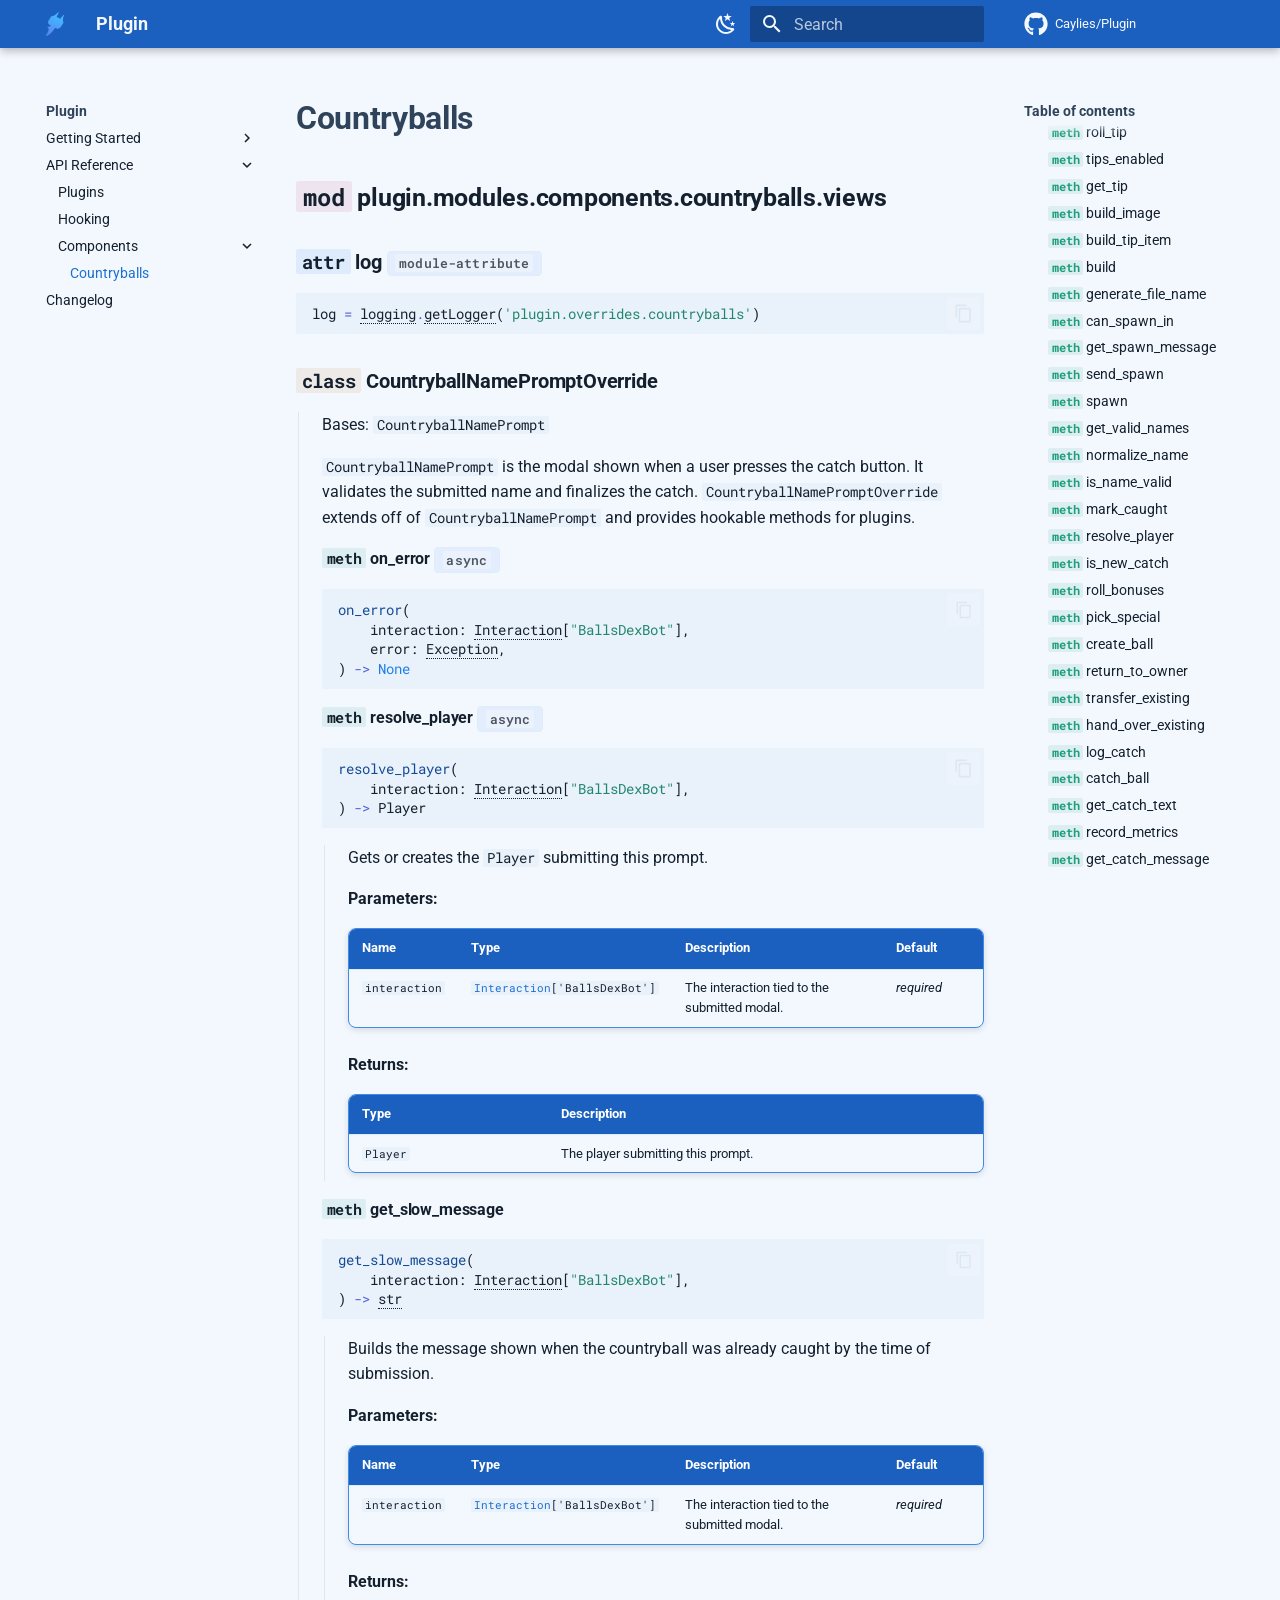
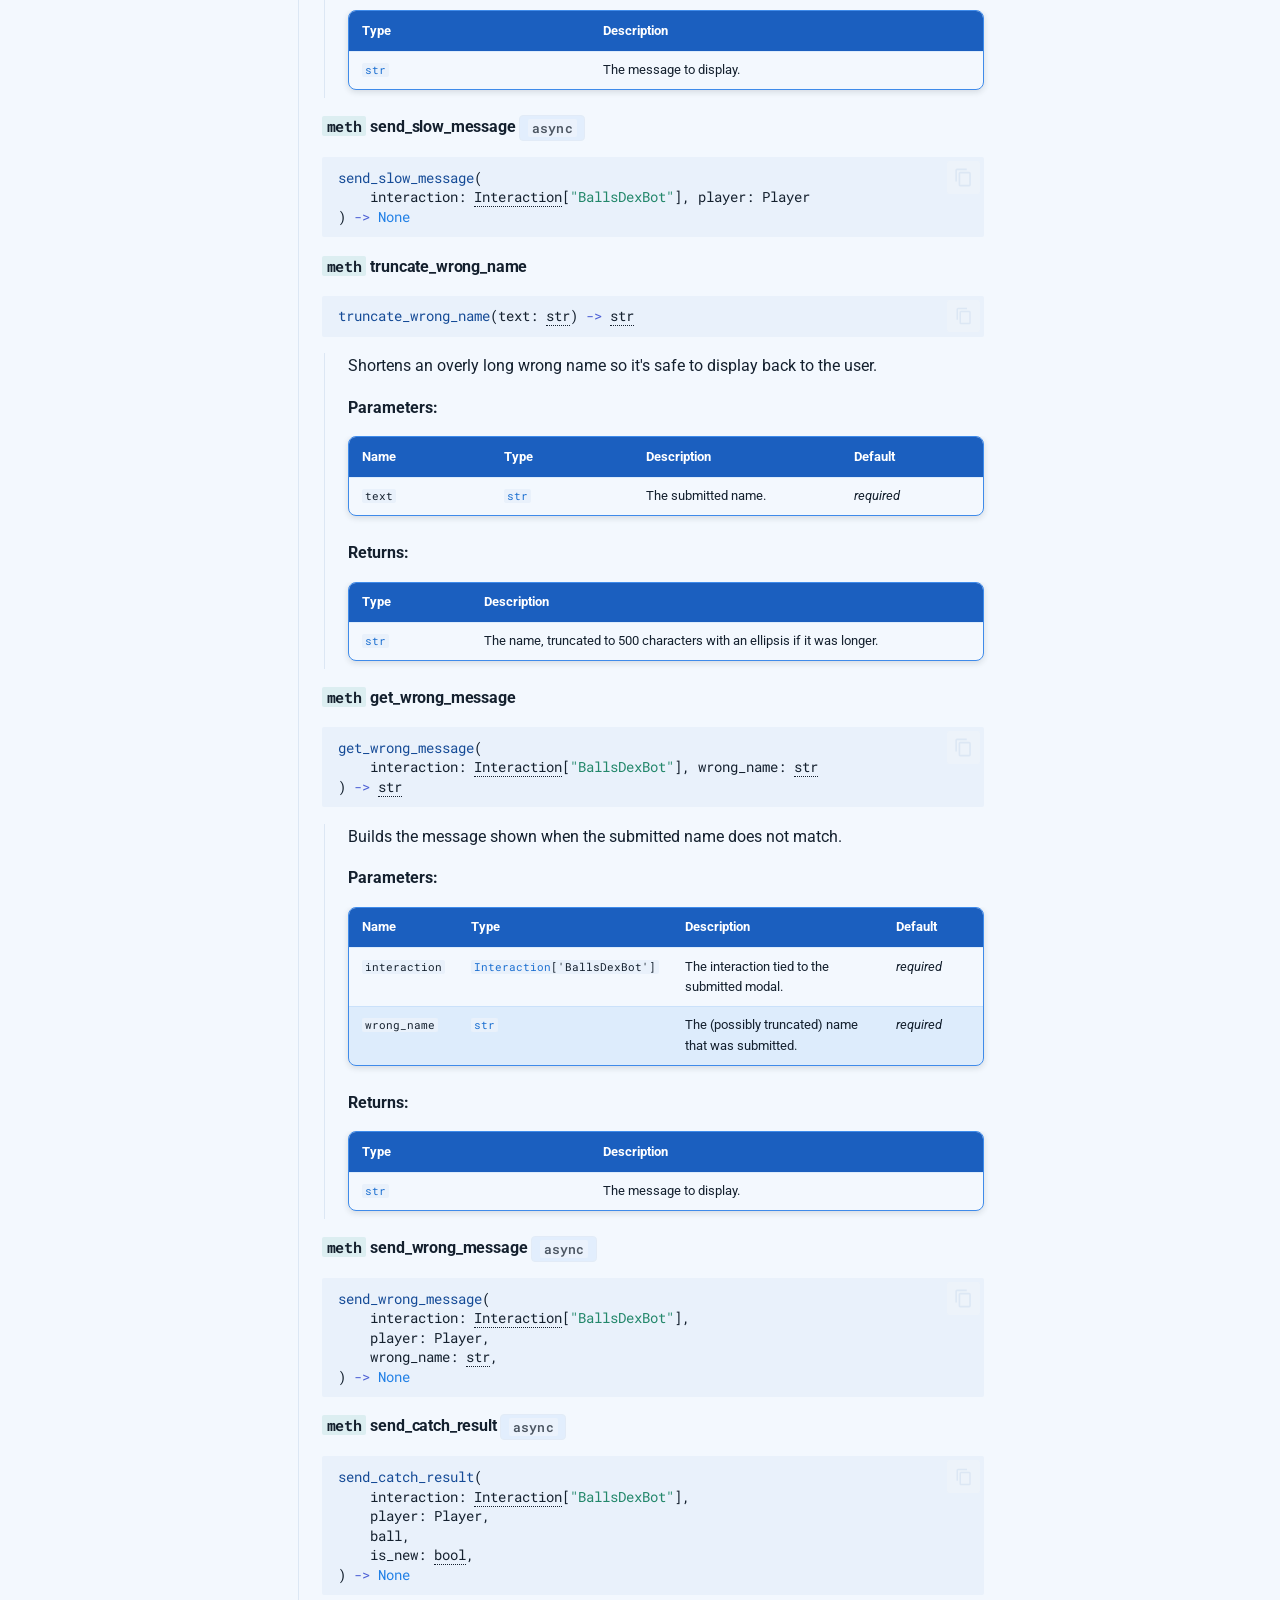
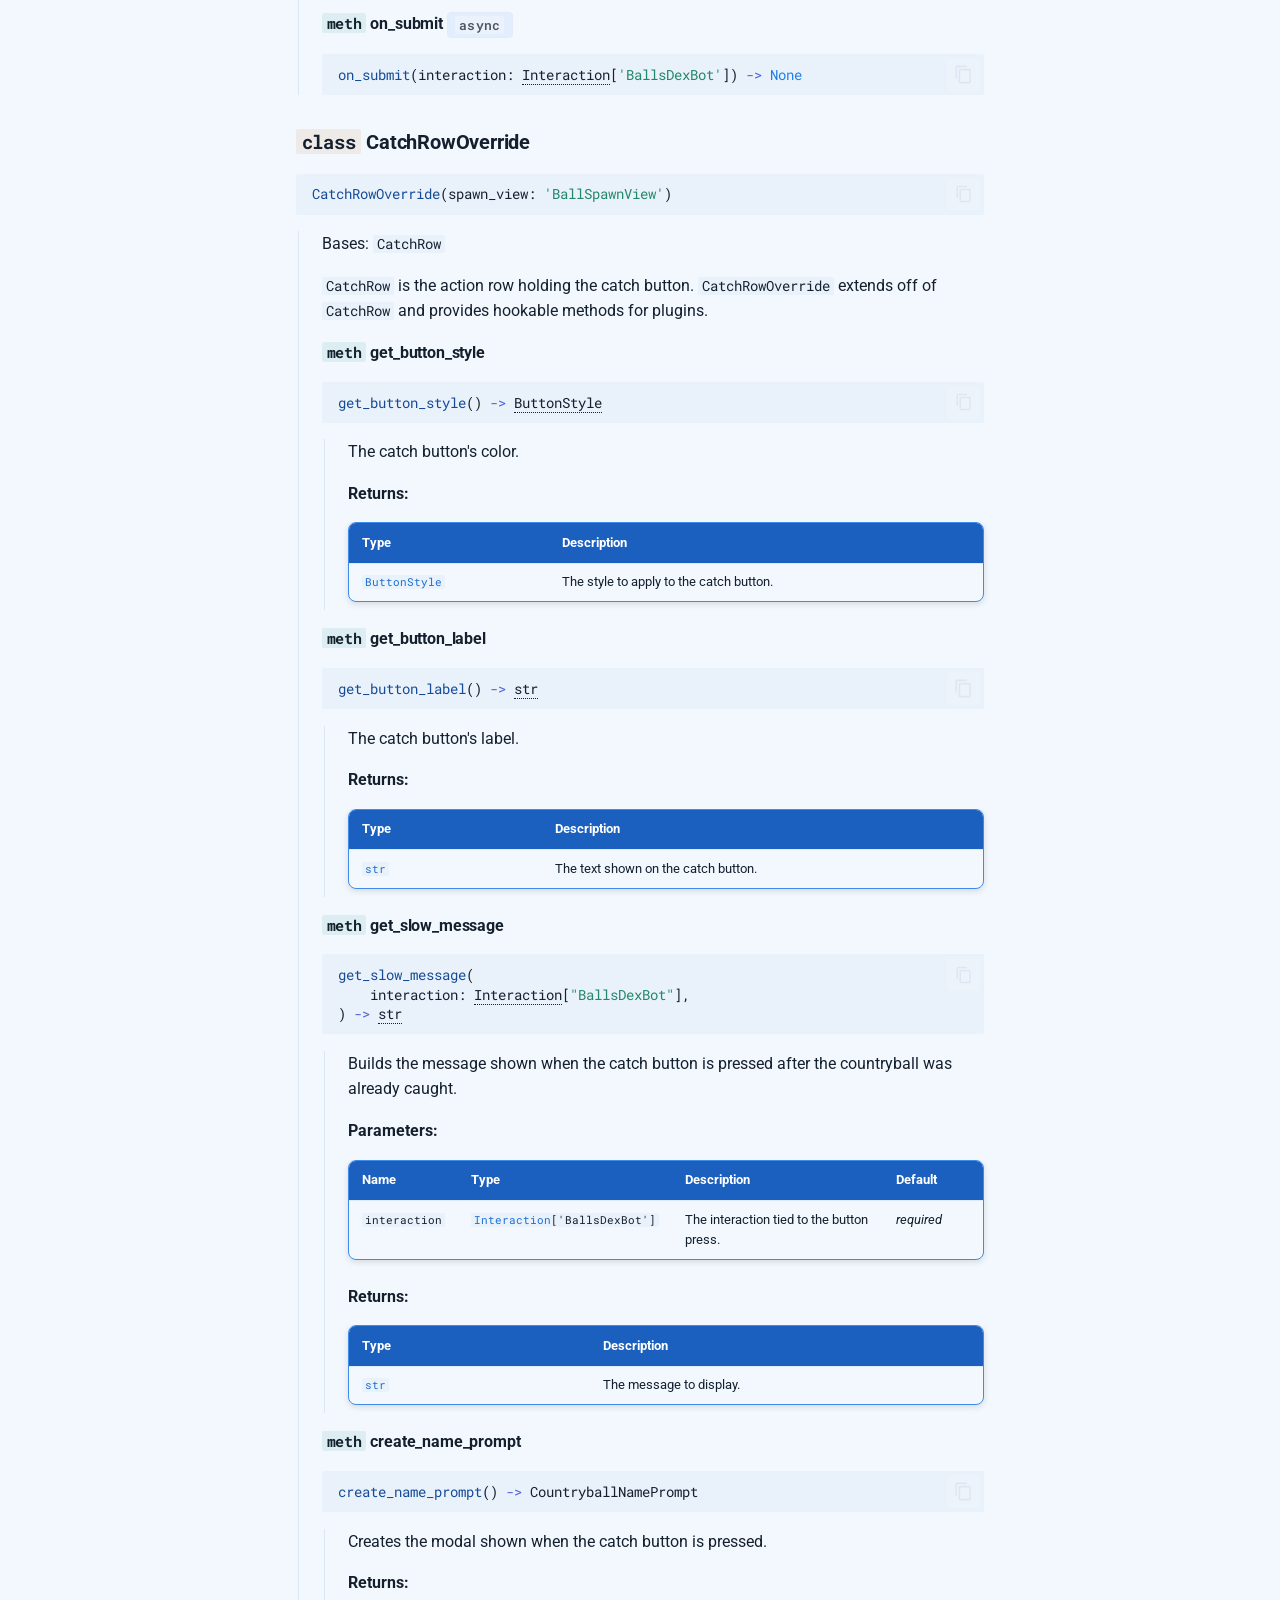
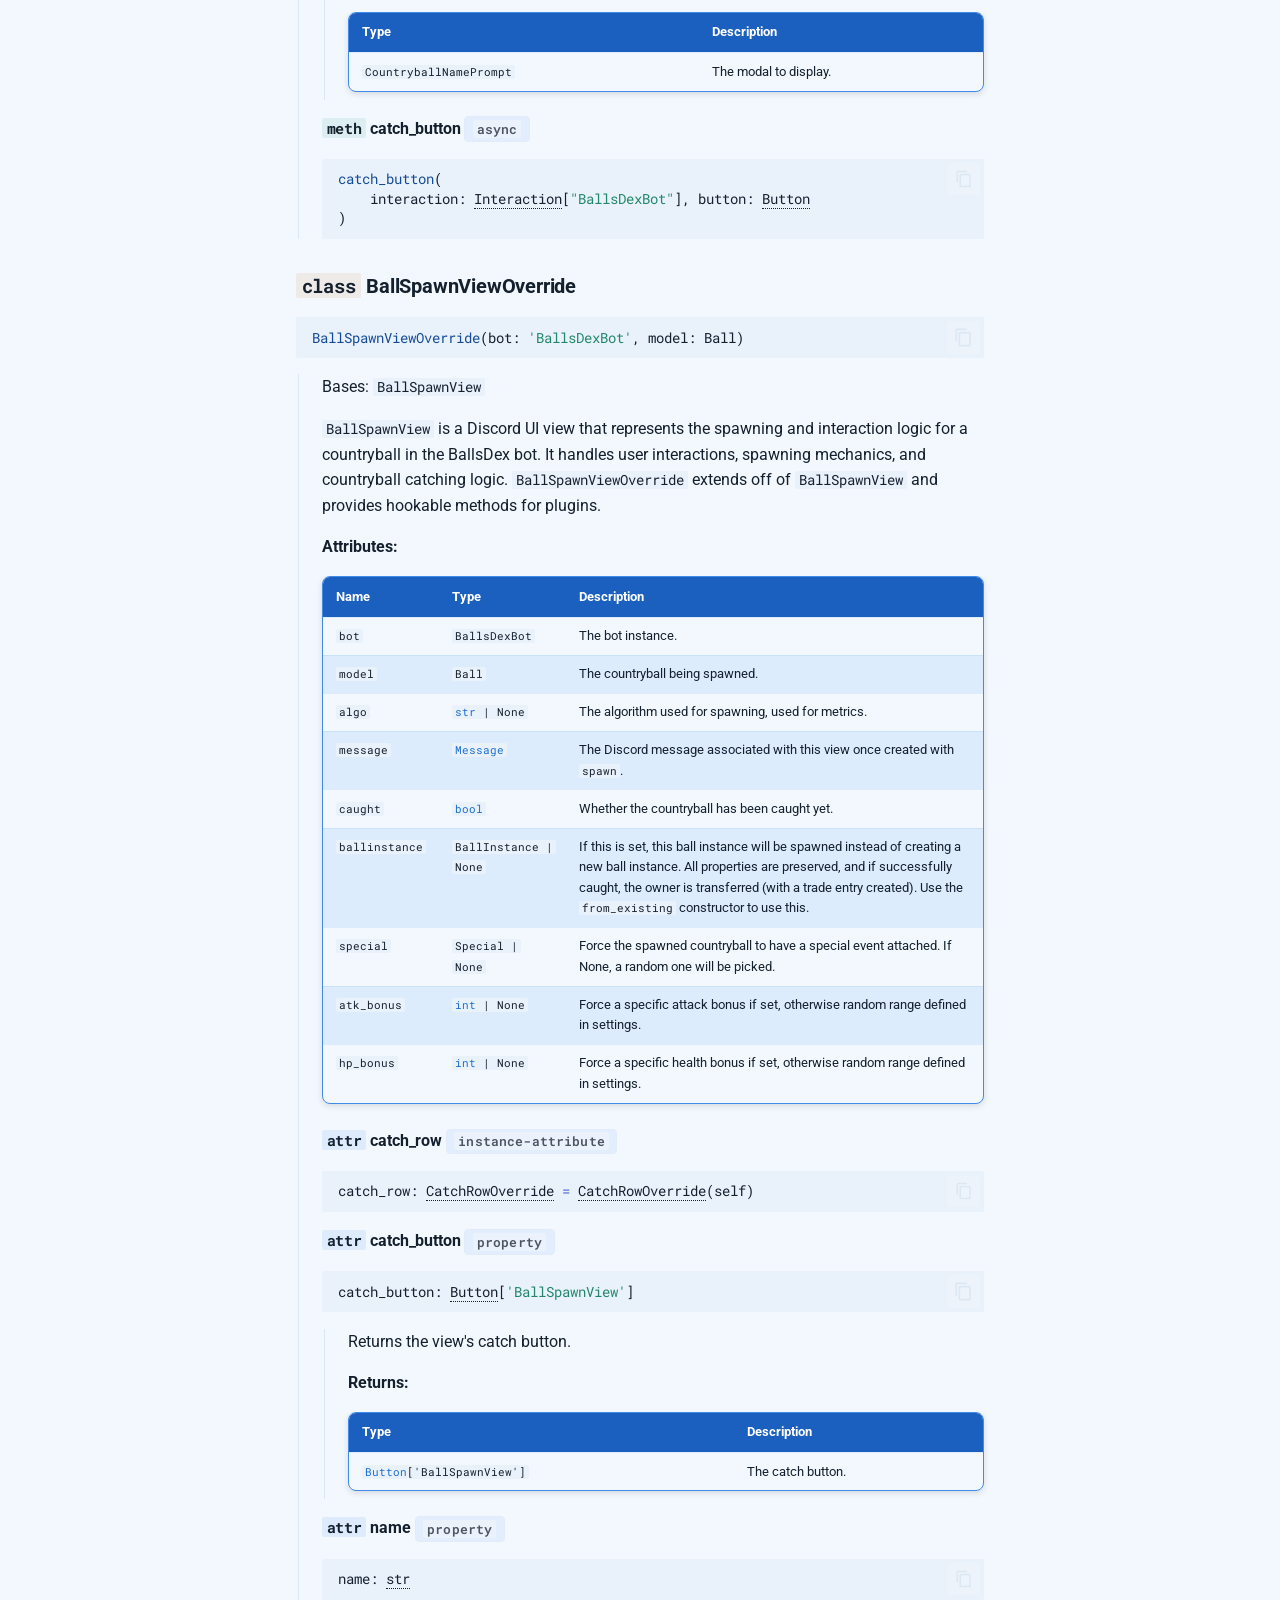
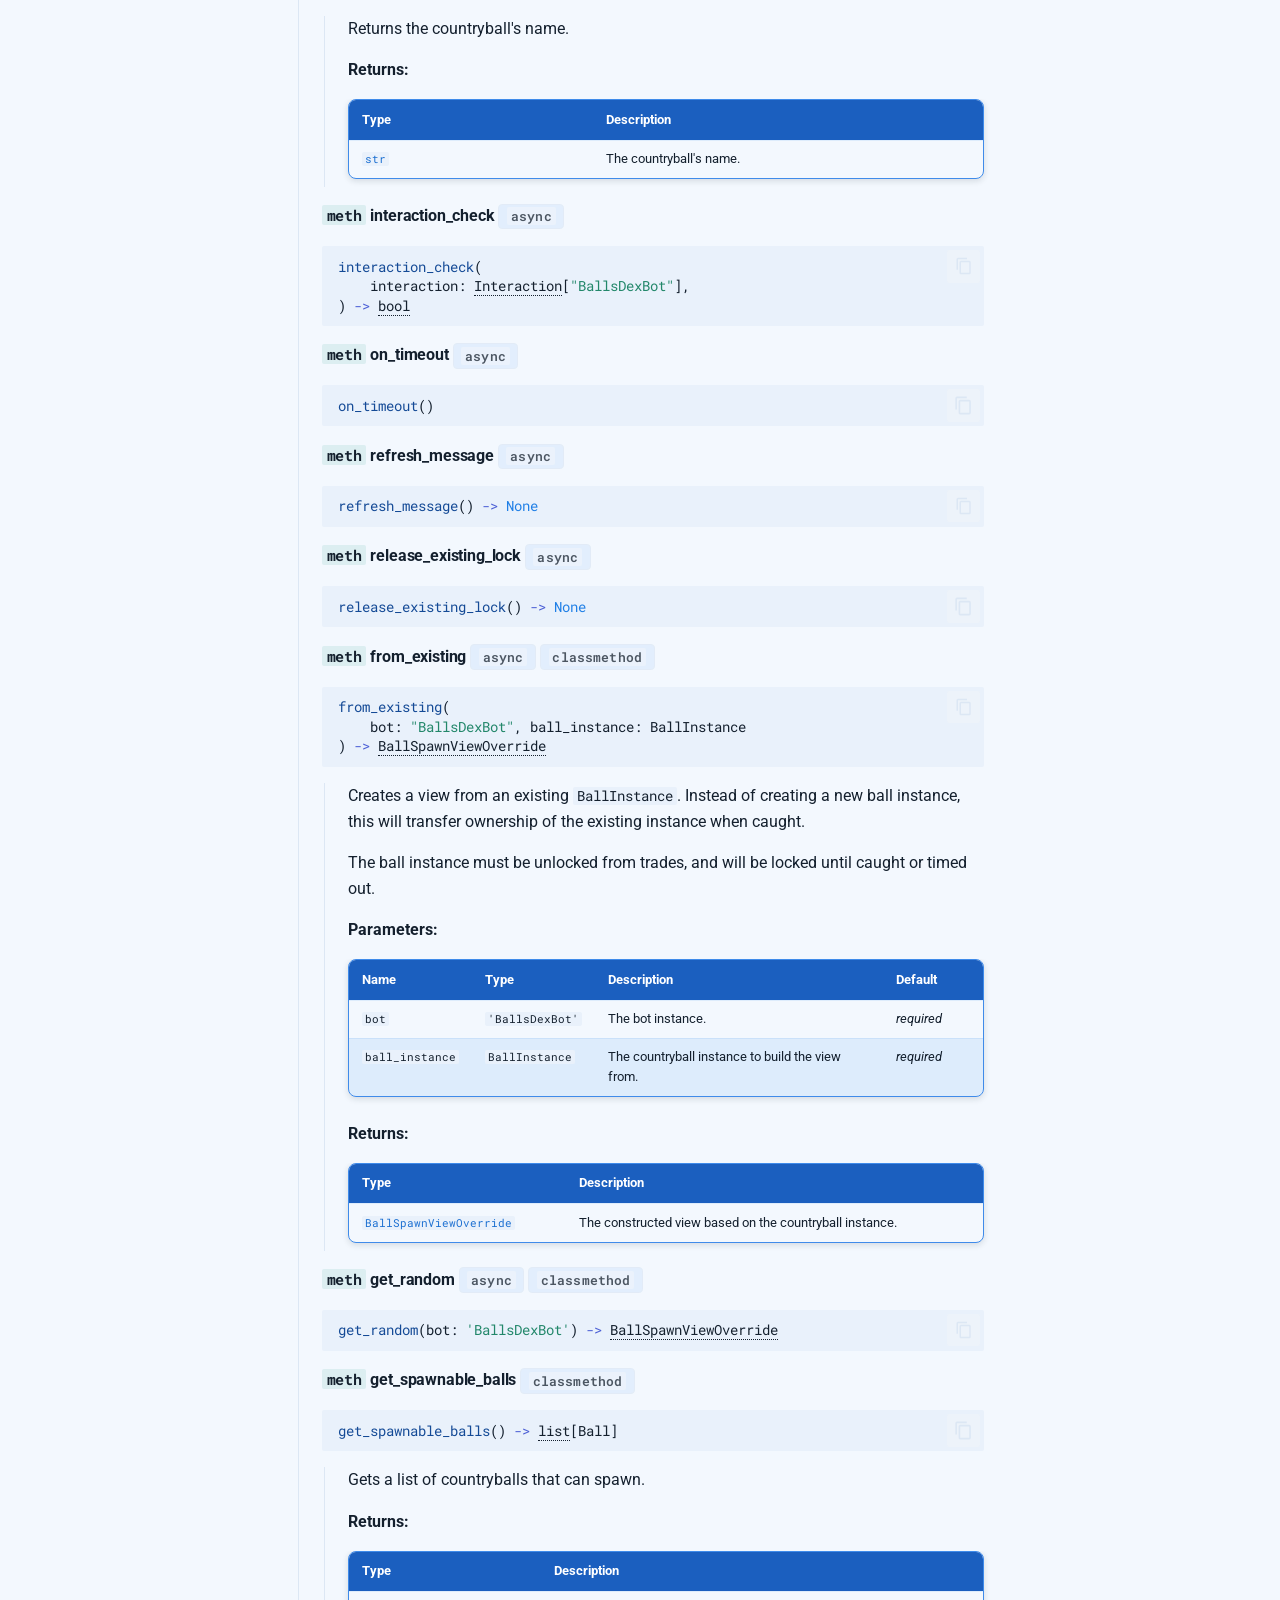
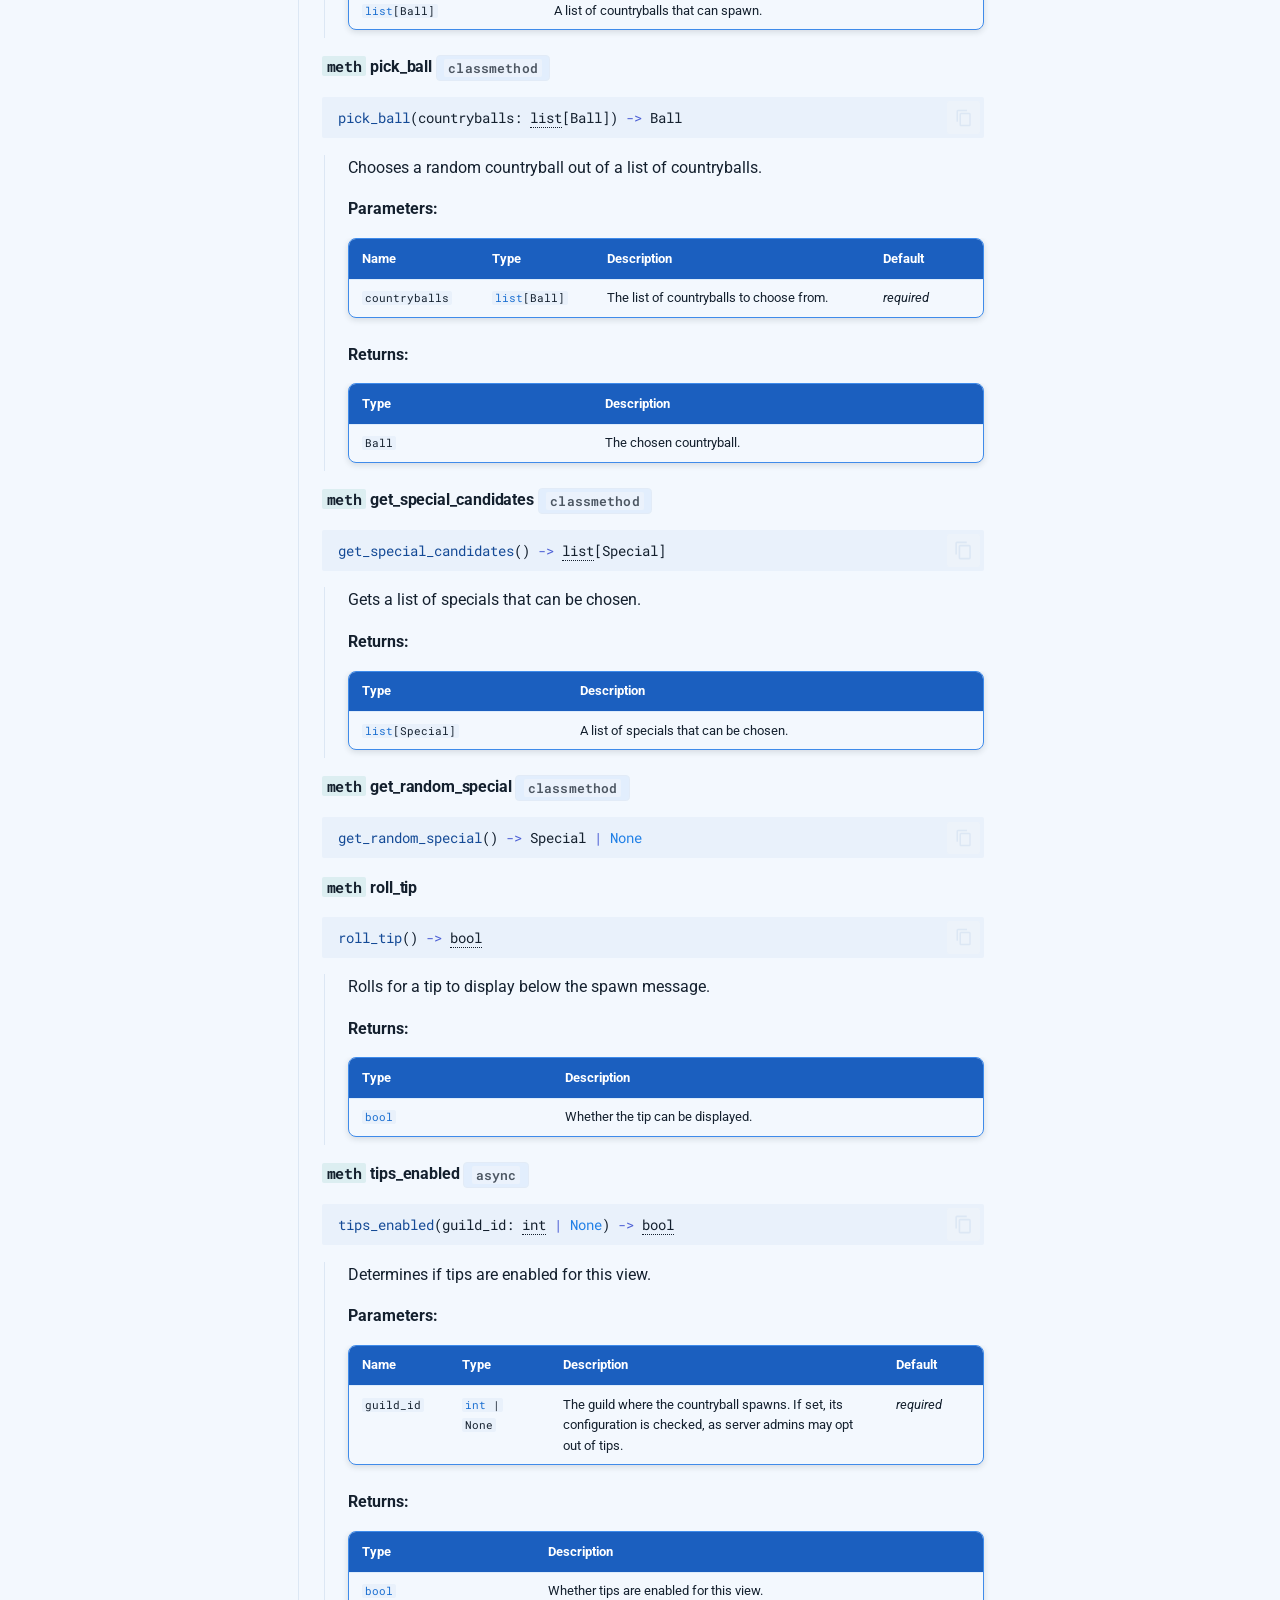
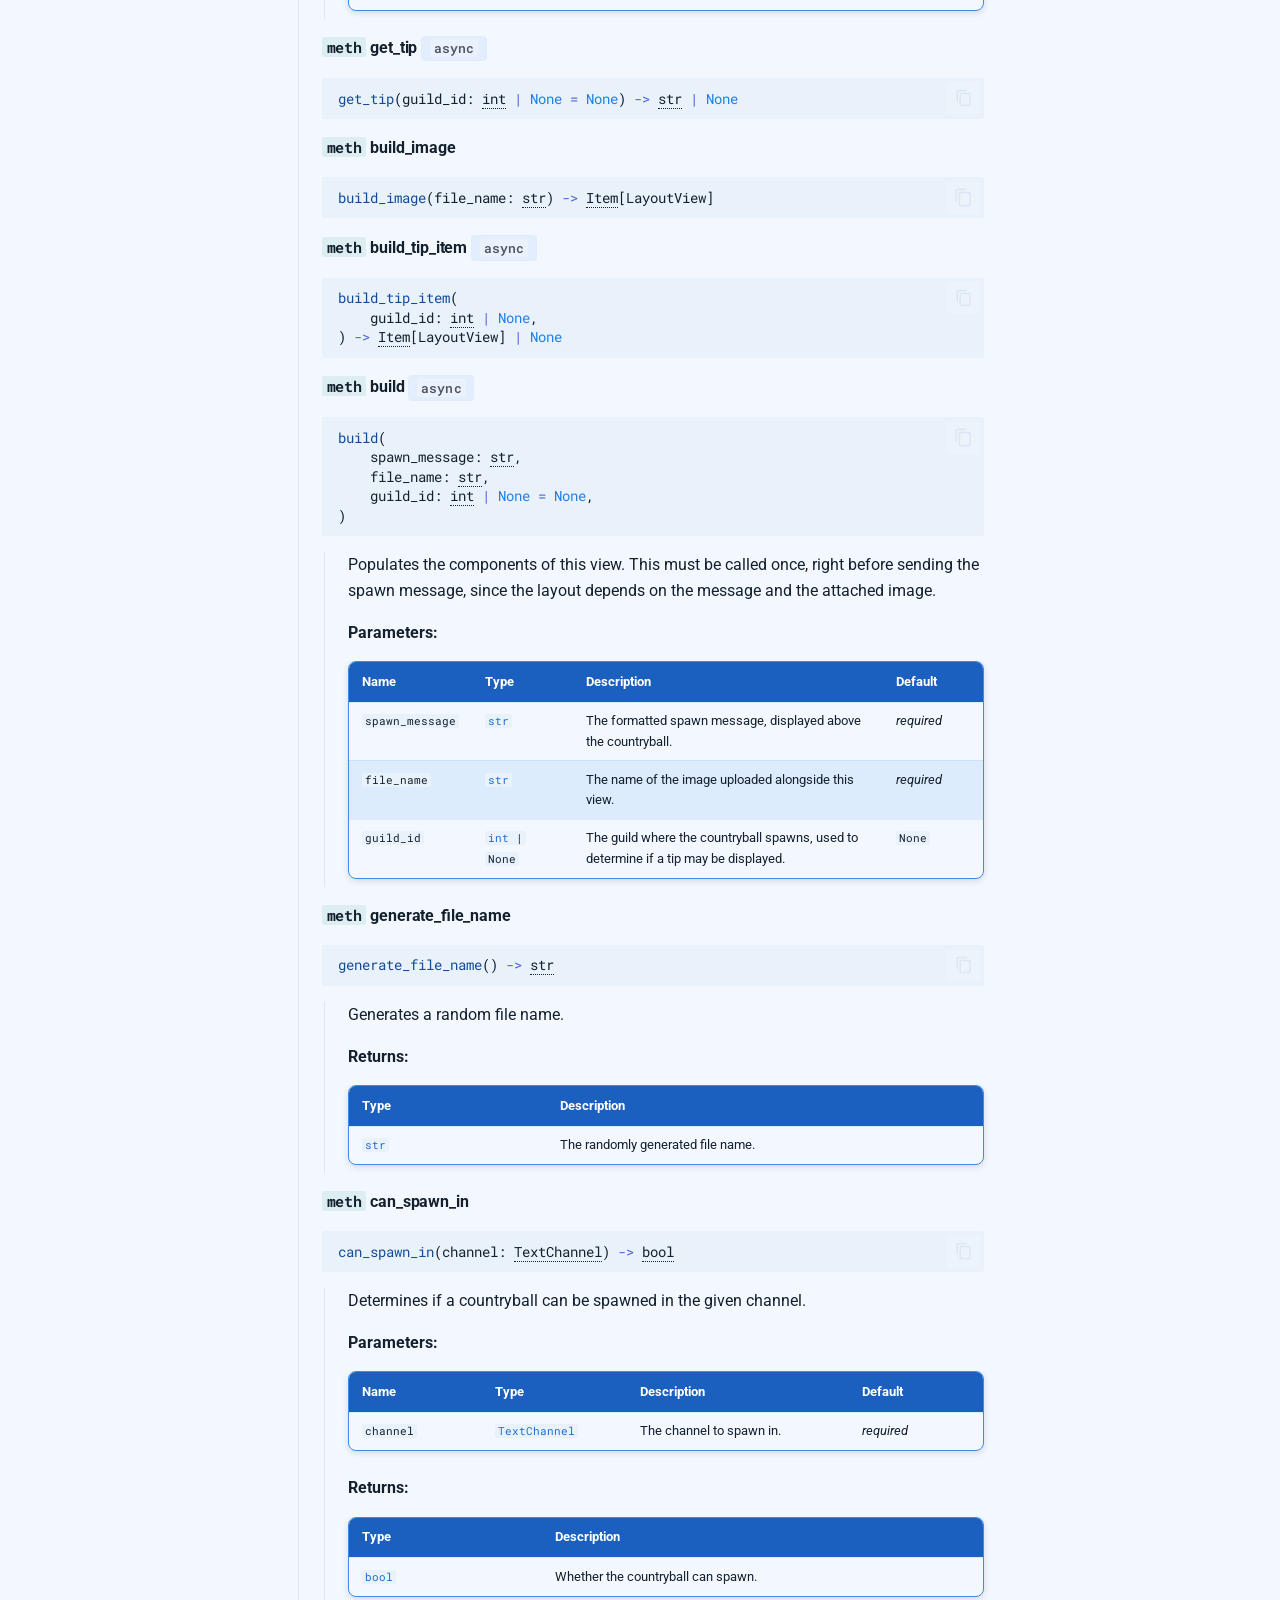
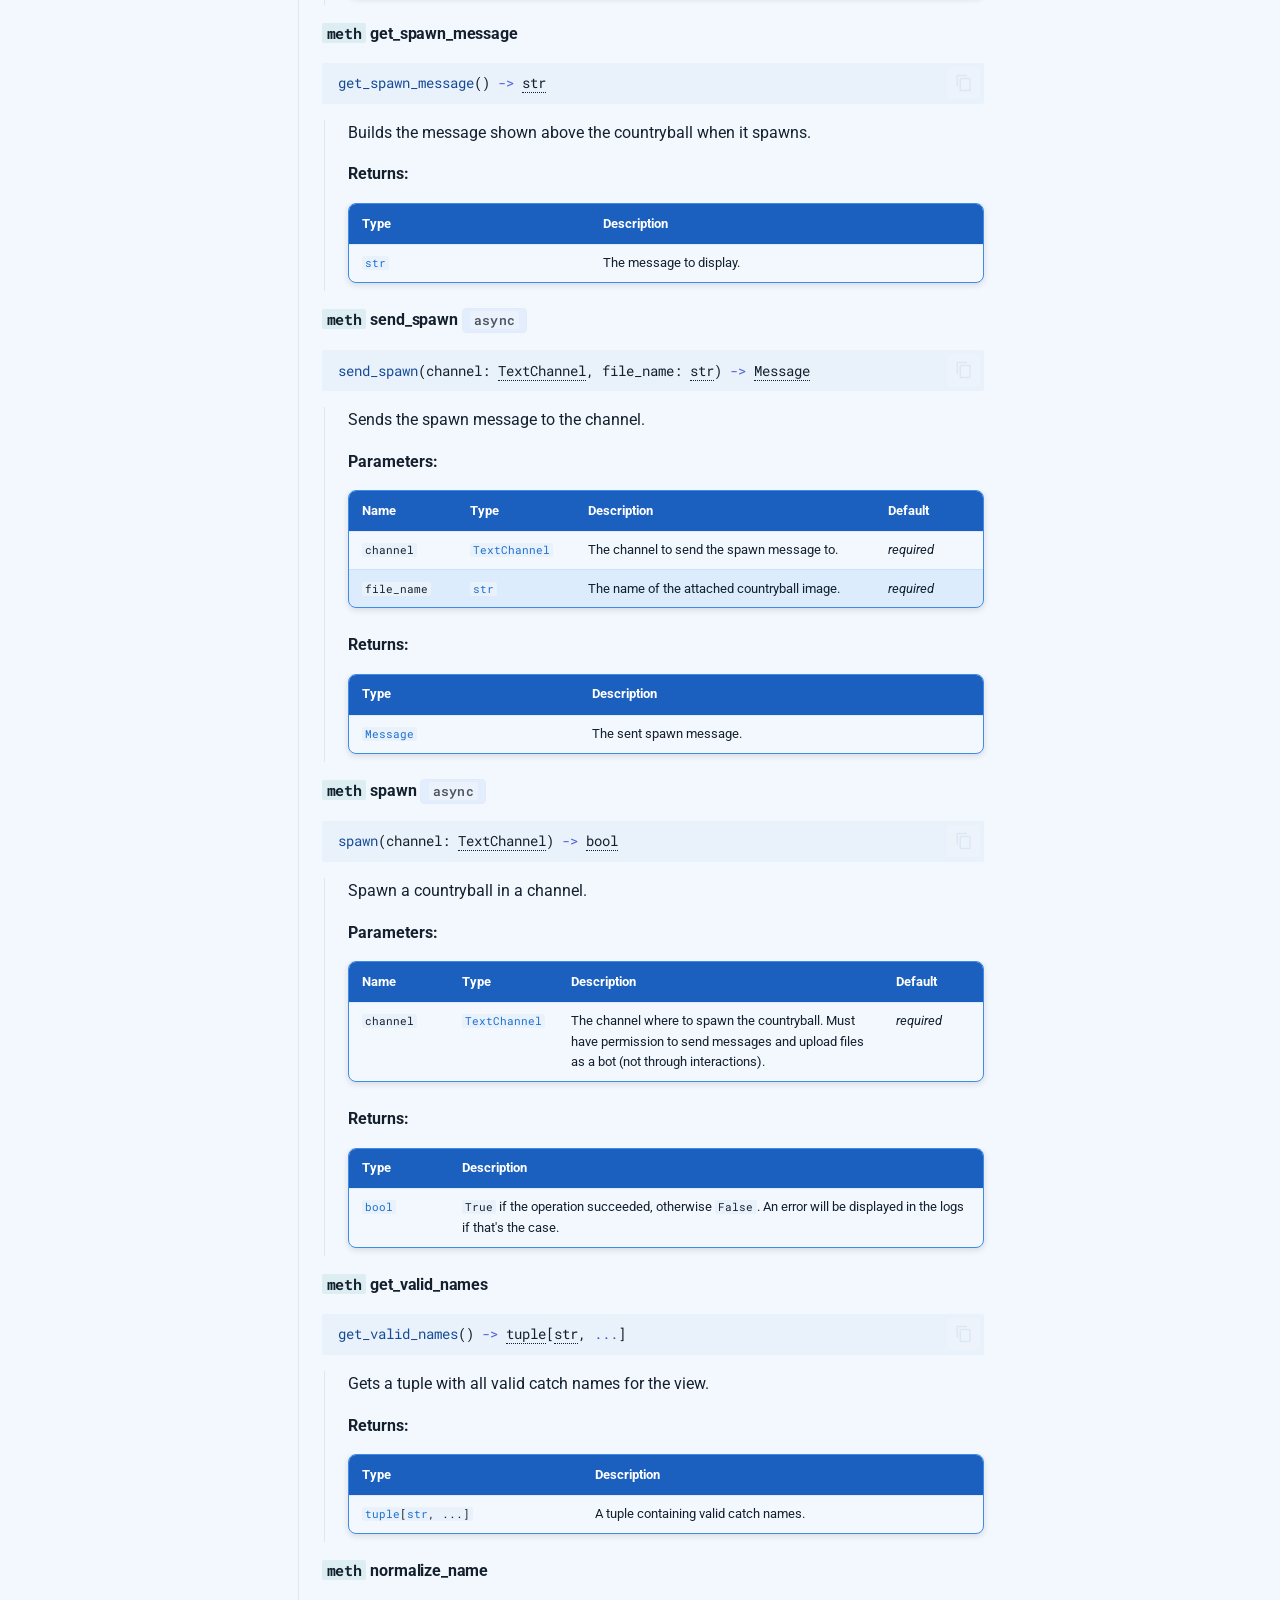
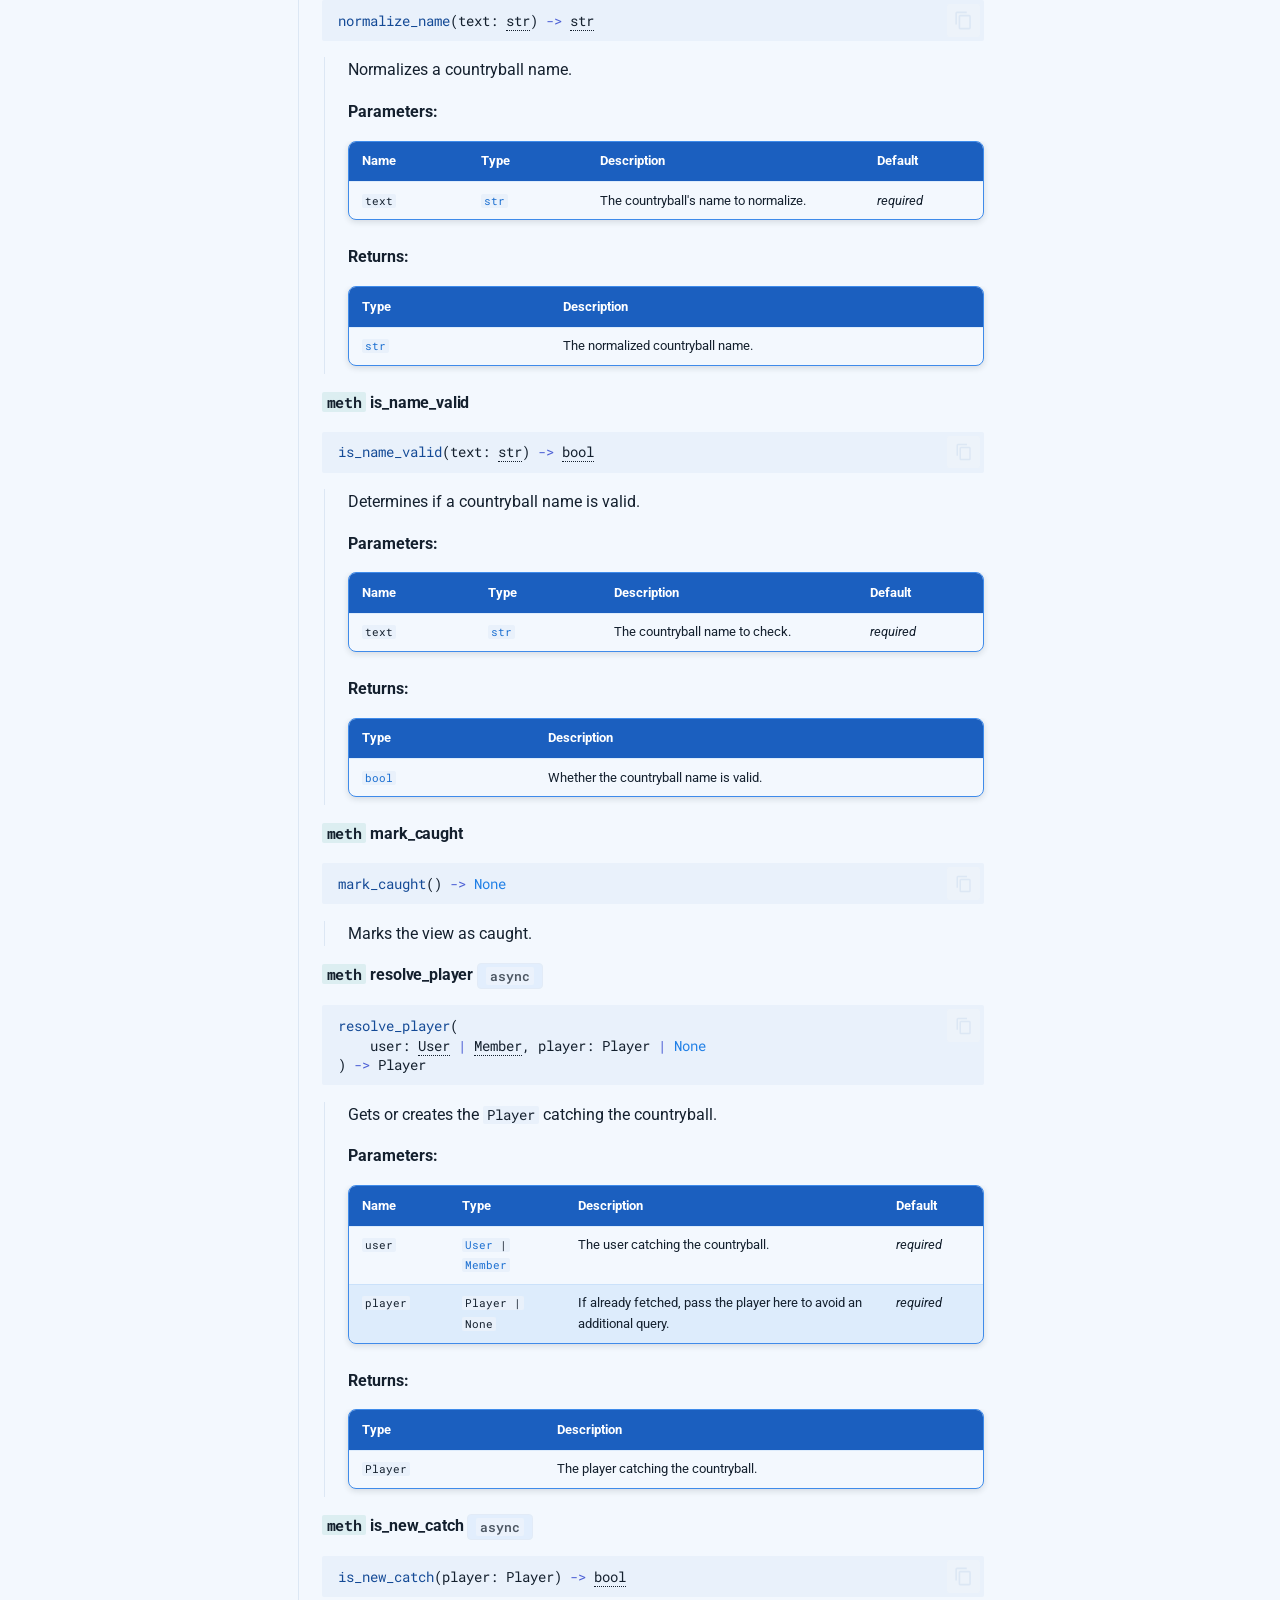
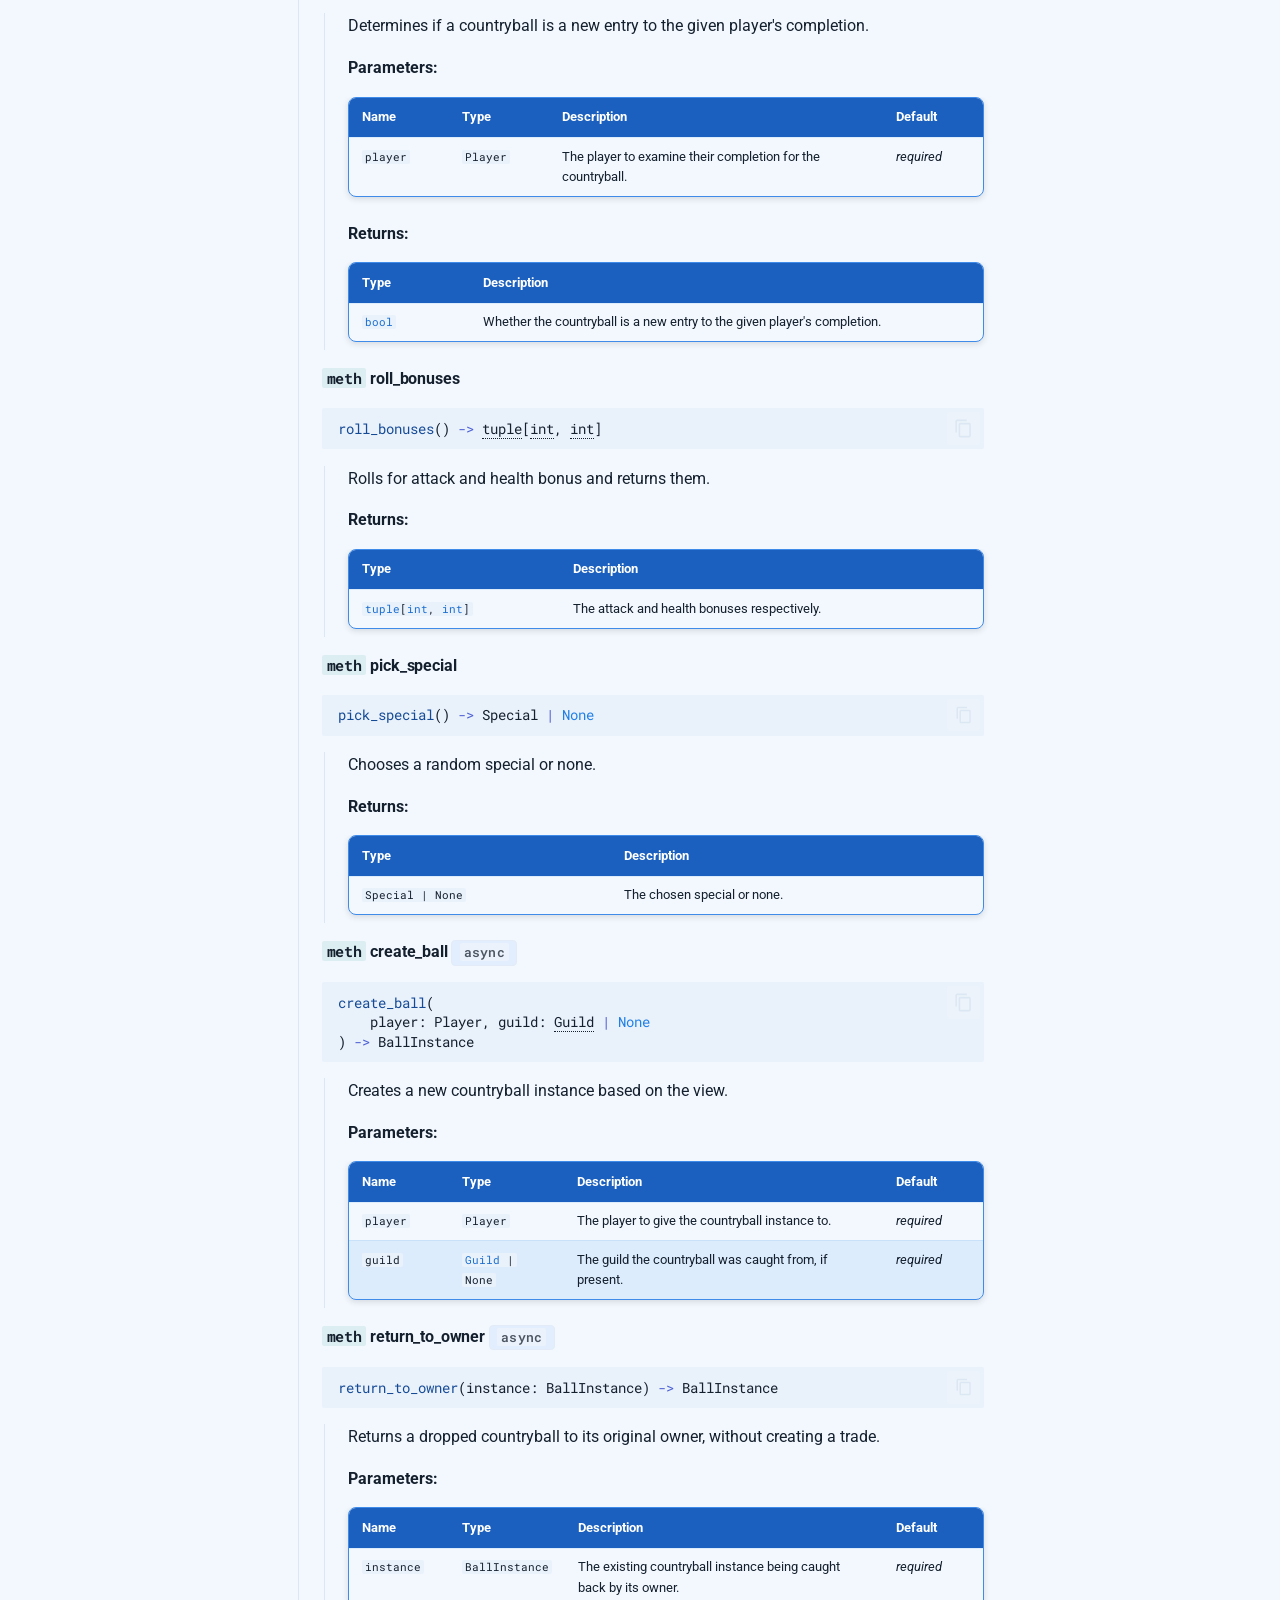
<file: api/countryballs/index.html>
<!doctype html>
<html lang="en" class="no-js">
  <head>
    
      <meta charset="utf-8">
      <meta name="viewport" content="width=device-width,initial-scale=1">
      
      
        <meta name="author" content="Cayla">
      
      
      
        <link rel="prev" href="../hooking/">
      
      
        <link rel="next" href="../../changelog/">
      
      
        
      
      
      <link rel="icon" href="../../assets/logo.png">
      <meta name="generator" content="mkdocs-1.6.1, mkdocs-material-9.7.7">
    
    
      
        <title>Countryballs - Plugin</title>
      
    
    
      <link rel="stylesheet" href="../../assets/stylesheets/main.ec1eaa64.min.css">
      
        
        <link rel="stylesheet" href="../../assets/stylesheets/palette.ab4e12ef.min.css">
      
      


    
    
      
    
    
      
        
        
        <link rel="preconnect" href="https://fonts.gstatic.com" crossorigin>
        <link rel="stylesheet" href="https://fonts.googleapis.com/css?family=Roboto:300,300i,400,400i,700,700i%7CRoboto+Mono:400,400i,700,700i&display=fallback">
        <style>:root{--md-text-font:"Roboto";--md-code-font:"Roboto Mono"}</style>
      
    
    
      <link rel="stylesheet" href="../../assets/_mkdocstrings.css">
    
      <link rel="stylesheet" href="../../stylesheets/extra.css">
    
    <script>__md_scope=new URL("../..",location),__md_hash=e=>[...e].reduce(((e,_)=>(e<<5)-e+_.charCodeAt(0)),0),__md_get=(e,_=localStorage,t=__md_scope)=>JSON.parse(_.getItem(t.pathname+"."+e)),__md_set=(e,_,t=localStorage,a=__md_scope)=>{try{t.setItem(a.pathname+"."+e,JSON.stringify(_))}catch(e){}}</script>
    
      

    
    
  </head>
  
  
    
    
      
    
    
    
    
    <body dir="ltr" data-md-color-scheme="plugin" data-md-color-primary="indigo" data-md-color-accent="indigo">
  
    
    <input class="md-toggle" data-md-toggle="drawer" type="checkbox" id="__drawer" autocomplete="off">
    <input class="md-toggle" data-md-toggle="search" type="checkbox" id="__search" autocomplete="off">
    <label class="md-overlay" for="__drawer"></label>
    <div data-md-component="skip">
      
        
        <a href="#countryballs" class="md-skip">
          Skip to content
        </a>
      
    </div>
    <div data-md-component="announce">
      
    </div>
    
    
      

  

<header class="md-header md-header--shadow" data-md-component="header">
  <nav class="md-header__inner md-grid" aria-label="Header">
    <a href="../.." title="Plugin" class="md-header__button md-logo" aria-label="Plugin" data-md-component="logo">
      
  <img src="../../assets/logo.png" alt="logo">

    </a>
    <label class="md-header__button md-icon" for="__drawer">
      
      <svg xmlns="http://www.w3.org/2000/svg" viewBox="0 0 24 24"><path d="M3 6h18v2H3zm0 5h18v2H3zm0 5h18v2H3z"/></svg>
    </label>
    <div class="md-header__title" data-md-component="header-title">
      <div class="md-header__ellipsis">
        <div class="md-header__topic">
          <span class="md-ellipsis">
            Plugin
          </span>
        </div>
        <div class="md-header__topic" data-md-component="header-topic">
          <span class="md-ellipsis">
            
              Countryballs
            
          </span>
        </div>
      </div>
    </div>
    
      
        <form class="md-header__option" data-md-component="palette">
  
    
    
    
    <input class="md-option" data-md-color-media="(prefers-color-scheme: light)" data-md-color-scheme="plugin" data-md-color-primary="indigo" data-md-color-accent="indigo"  aria-label="Switch to dark mode"  type="radio" name="__palette" id="__palette_0">
    
      <label class="md-header__button md-icon" title="Switch to dark mode" for="__palette_1" hidden>
        <svg xmlns="http://www.w3.org/2000/svg" viewBox="0 0 24 24"><path d="m17.75 4.09-2.53 1.94.91 3.06-2.63-1.81-2.63 1.81.91-3.06-2.53-1.94L12.44 4l1.06-3 1.06 3zm3.5 6.91-1.64 1.25.59 1.98-1.7-1.17-1.7 1.17.59-1.98L15.75 11l2.06-.05L18.5 9l.69 1.95zm-2.28 4.95c.83-.08 1.72 1.1 1.19 1.85-.32.45-.66.87-1.08 1.27C15.17 23 8.84 23 4.94 19.07c-3.91-3.9-3.91-10.24 0-14.14.4-.4.82-.76 1.27-1.08.75-.53 1.93.36 1.85 1.19-.27 2.86.69 5.83 2.89 8.02a9.96 9.96 0 0 0 8.02 2.89m-1.64 2.02a12.08 12.08 0 0 1-7.8-3.47c-2.17-2.19-3.33-5-3.49-7.82-2.81 3.14-2.7 7.96.31 10.98 3.02 3.01 7.84 3.12 10.98.31"/></svg>
      </label>
    
  
    
    
    
    <input class="md-option" data-md-color-media="(prefers-color-scheme: dark)" data-md-color-scheme="plugin-dark" data-md-color-primary="indigo" data-md-color-accent="indigo"  aria-label="Switch to light mode"  type="radio" name="__palette" id="__palette_1">
    
      <label class="md-header__button md-icon" title="Switch to light mode" for="__palette_0" hidden>
        <svg xmlns="http://www.w3.org/2000/svg" viewBox="0 0 24 24"><path d="M12 7a5 5 0 0 1 5 5 5 5 0 0 1-5 5 5 5 0 0 1-5-5 5 5 0 0 1 5-5m0 2a3 3 0 0 0-3 3 3 3 0 0 0 3 3 3 3 0 0 0 3-3 3 3 0 0 0-3-3m0-7 2.39 3.42C13.65 5.15 12.84 5 12 5s-1.65.15-2.39.42zM3.34 7l4.16-.35A7.2 7.2 0 0 0 5.94 8.5c-.44.74-.69 1.5-.83 2.29zm.02 10 1.76-3.77a7.131 7.131 0 0 0 2.38 4.14zM20.65 7l-1.77 3.79a7.02 7.02 0 0 0-2.38-4.15zm-.01 10-4.14.36c.59-.51 1.12-1.14 1.54-1.86.42-.73.69-1.5.83-2.29zM12 22l-2.41-3.44c.74.27 1.55.44 2.41.44.82 0 1.63-.17 2.37-.44z"/></svg>
      </label>
    
  
</form>
      
    
    
      <script>var palette=__md_get("__palette");if(palette&&palette.color){if("(prefers-color-scheme)"===palette.color.media){var media=matchMedia("(prefers-color-scheme: light)"),input=document.querySelector(media.matches?"[data-md-color-media='(prefers-color-scheme: light)']":"[data-md-color-media='(prefers-color-scheme: dark)']");palette.color.media=input.getAttribute("data-md-color-media"),palette.color.scheme=input.getAttribute("data-md-color-scheme"),palette.color.primary=input.getAttribute("data-md-color-primary"),palette.color.accent=input.getAttribute("data-md-color-accent")}for(var[key,value]of Object.entries(palette.color))document.body.setAttribute("data-md-color-"+key,value)}</script>
    
    
    
      
      
        <label class="md-header__button md-icon" for="__search">
          
          <svg xmlns="http://www.w3.org/2000/svg" viewBox="0 0 24 24"><path d="M9.5 3A6.5 6.5 0 0 1 16 9.5c0 1.61-.59 3.09-1.56 4.23l.27.27h.79l5 5-1.5 1.5-5-5v-.79l-.27-.27A6.52 6.52 0 0 1 9.5 16 6.5 6.5 0 0 1 3 9.5 6.5 6.5 0 0 1 9.5 3m0 2C7 5 5 7 5 9.5S7 14 9.5 14 14 12 14 9.5 12 5 9.5 5"/></svg>
        </label>
        <div class="md-search" data-md-component="search" role="dialog">
  <label class="md-search__overlay" for="__search"></label>
  <div class="md-search__inner" role="search">
    <form class="md-search__form" name="search">
      <input type="text" class="md-search__input" name="query" aria-label="Search" placeholder="Search" autocapitalize="off" autocorrect="off" autocomplete="off" spellcheck="false" data-md-component="search-query" required>
      <label class="md-search__icon md-icon" for="__search">
        
        <svg xmlns="http://www.w3.org/2000/svg" viewBox="0 0 24 24"><path d="M9.5 3A6.5 6.5 0 0 1 16 9.5c0 1.61-.59 3.09-1.56 4.23l.27.27h.79l5 5-1.5 1.5-5-5v-.79l-.27-.27A6.52 6.52 0 0 1 9.5 16 6.5 6.5 0 0 1 3 9.5 6.5 6.5 0 0 1 9.5 3m0 2C7 5 5 7 5 9.5S7 14 9.5 14 14 12 14 9.5 12 5 9.5 5"/></svg>
        
        <svg xmlns="http://www.w3.org/2000/svg" viewBox="0 0 24 24"><path d="M20 11v2H8l5.5 5.5-1.42 1.42L4.16 12l7.92-7.92L13.5 5.5 8 11z"/></svg>
      </label>
      <nav class="md-search__options" aria-label="Search">
        
        <button type="reset" class="md-search__icon md-icon" title="Clear" aria-label="Clear" tabindex="-1">
          
          <svg xmlns="http://www.w3.org/2000/svg" viewBox="0 0 24 24"><path d="M19 6.41 17.59 5 12 10.59 6.41 5 5 6.41 10.59 12 5 17.59 6.41 19 12 13.41 17.59 19 19 17.59 13.41 12z"/></svg>
        </button>
      </nav>
      
    </form>
    <div class="md-search__output">
      <div class="md-search__scrollwrap" tabindex="0" data-md-scrollfix>
        <div class="md-search-result" data-md-component="search-result">
          <div class="md-search-result__meta">
            Initializing search
          </div>
          <ol class="md-search-result__list" role="presentation"></ol>
        </div>
      </div>
    </div>
  </div>
</div>
      
    
    
      <div class="md-header__source">
        <a href="https://github.com/Caylies/Plugin" title="Go to repository" class="md-source" data-md-component="source">
  <div class="md-source__icon md-icon">
    
    <svg xmlns="http://www.w3.org/2000/svg" viewBox="0 0 512 512"><!--! Font Awesome Free 7.1.0 by @fontawesome - https://fontawesome.com License - https://fontawesome.com/license/free (Icons: CC BY 4.0, Fonts: SIL OFL 1.1, Code: MIT License) Copyright 2025 Fonticons, Inc.--><path d="M173.9 397.4c0 2-2.3 3.6-5.2 3.6-3.3.3-5.6-1.3-5.6-3.6 0-2 2.3-3.6 5.2-3.6 3-.3 5.6 1.3 5.6 3.6m-31.1-4.5c-.7 2 1.3 4.3 4.3 4.9 2.6 1 5.6 0 6.2-2s-1.3-4.3-4.3-5.2c-2.6-.7-5.5.3-6.2 2.3m44.2-1.7c-2.9.7-4.9 2.6-4.6 4.9.3 2 2.9 3.3 5.9 2.6 2.9-.7 4.9-2.6 4.6-4.6-.3-1.9-3-3.2-5.9-2.9M252.8 8C114.1 8 8 113.3 8 252c0 110.9 69.8 205.8 169.5 239.2 12.8 2.3 17.3-5.6 17.3-12.1 0-6.2-.3-40.4-.3-61.4 0 0-70 15-84.7-29.8 0 0-11.4-29.1-27.8-36.6 0 0-22.9-15.7 1.6-15.4 0 0 24.9 2 38.6 25.8 21.9 38.6 58.6 27.5 72.9 20.9 2.3-16 8.8-27.1 16-33.7-55.9-6.2-112.3-14.3-112.3-110.5 0-27.5 7.6-41.3 23.6-58.9-2.6-6.5-11.1-33.3 2.6-67.9 20.9-6.5 69 27 69 27 20-5.6 41.5-8.5 62.8-8.5s42.8 2.9 62.8 8.5c0 0 48.1-33.6 69-27 13.7 34.7 5.2 61.4 2.6 67.9 16 17.7 25.8 31.5 25.8 58.9 0 96.5-58.9 104.2-114.8 110.5 9.2 7.9 17 22.9 17 46.4 0 33.7-.3 75.4-.3 83.6 0 6.5 4.6 14.4 17.3 12.1C436.2 457.8 504 362.9 504 252 504 113.3 391.5 8 252.8 8M105.2 352.9c-1.3 1-1 3.3.7 5.2 1.6 1.6 3.9 2.3 5.2 1 1.3-1 1-3.3-.7-5.2-1.6-1.6-3.9-2.3-5.2-1m-10.8-8.1c-.7 1.3.3 2.9 2.3 3.9 1.6 1 3.6.7 4.3-.7.7-1.3-.3-2.9-2.3-3.9-2-.6-3.6-.3-4.3.7m32.4 35.6c-1.6 1.3-1 4.3 1.3 6.2 2.3 2.3 5.2 2.6 6.5 1 1.3-1.3.7-4.3-1.3-6.2-2.2-2.3-5.2-2.6-6.5-1m-11.4-14.7c-1.6 1-1.6 3.6 0 5.9s4.3 3.3 5.6 2.3c1.6-1.3 1.6-3.9 0-6.2-1.4-2.3-4-3.3-5.6-2"/></svg>
  </div>
  <div class="md-source__repository">
    Caylies/Plugin
  </div>
</a>
      </div>
    
  </nav>
  
</header>
    
    <div class="md-container" data-md-component="container">
      
      
        
          
        
      
      <main class="md-main" data-md-component="main">
        <div class="md-main__inner md-grid">
          
            
              
              <div class="md-sidebar md-sidebar--primary" data-md-component="sidebar" data-md-type="navigation" >
                <div class="md-sidebar__scrollwrap">
                  <div class="md-sidebar__inner">
                    



<nav class="md-nav md-nav--primary" aria-label="Navigation" data-md-level="0">
  <label class="md-nav__title" for="__drawer">
    <a href="../.." title="Plugin" class="md-nav__button md-logo" aria-label="Plugin" data-md-component="logo">
      
  <img src="../../assets/logo.png" alt="logo">

    </a>
    Plugin
  </label>
  
    <div class="md-nav__source">
      <a href="https://github.com/Caylies/Plugin" title="Go to repository" class="md-source" data-md-component="source">
  <div class="md-source__icon md-icon">
    
    <svg xmlns="http://www.w3.org/2000/svg" viewBox="0 0 512 512"><!--! Font Awesome Free 7.1.0 by @fontawesome - https://fontawesome.com License - https://fontawesome.com/license/free (Icons: CC BY 4.0, Fonts: SIL OFL 1.1, Code: MIT License) Copyright 2025 Fonticons, Inc.--><path d="M173.9 397.4c0 2-2.3 3.6-5.2 3.6-3.3.3-5.6-1.3-5.6-3.6 0-2 2.3-3.6 5.2-3.6 3-.3 5.6 1.3 5.6 3.6m-31.1-4.5c-.7 2 1.3 4.3 4.3 4.9 2.6 1 5.6 0 6.2-2s-1.3-4.3-4.3-5.2c-2.6-.7-5.5.3-6.2 2.3m44.2-1.7c-2.9.7-4.9 2.6-4.6 4.9.3 2 2.9 3.3 5.9 2.6 2.9-.7 4.9-2.6 4.6-4.6-.3-1.9-3-3.2-5.9-2.9M252.8 8C114.1 8 8 113.3 8 252c0 110.9 69.8 205.8 169.5 239.2 12.8 2.3 17.3-5.6 17.3-12.1 0-6.2-.3-40.4-.3-61.4 0 0-70 15-84.7-29.8 0 0-11.4-29.1-27.8-36.6 0 0-22.9-15.7 1.6-15.4 0 0 24.9 2 38.6 25.8 21.9 38.6 58.6 27.5 72.9 20.9 2.3-16 8.8-27.1 16-33.7-55.9-6.2-112.3-14.3-112.3-110.5 0-27.5 7.6-41.3 23.6-58.9-2.6-6.5-11.1-33.3 2.6-67.9 20.9-6.5 69 27 69 27 20-5.6 41.5-8.5 62.8-8.5s42.8 2.9 62.8 8.5c0 0 48.1-33.6 69-27 13.7 34.7 5.2 61.4 2.6 67.9 16 17.7 25.8 31.5 25.8 58.9 0 96.5-58.9 104.2-114.8 110.5 9.2 7.9 17 22.9 17 46.4 0 33.7-.3 75.4-.3 83.6 0 6.5 4.6 14.4 17.3 12.1C436.2 457.8 504 362.9 504 252 504 113.3 391.5 8 252.8 8M105.2 352.9c-1.3 1-1 3.3.7 5.2 1.6 1.6 3.9 2.3 5.2 1 1.3-1 1-3.3-.7-5.2-1.6-1.6-3.9-2.3-5.2-1m-10.8-8.1c-.7 1.3.3 2.9 2.3 3.9 1.6 1 3.6.7 4.3-.7.7-1.3-.3-2.9-2.3-3.9-2-.6-3.6-.3-4.3.7m32.4 35.6c-1.6 1.3-1 4.3 1.3 6.2 2.3 2.3 5.2 2.6 6.5 1 1.3-1.3.7-4.3-1.3-6.2-2.2-2.3-5.2-2.6-6.5-1m-11.4-14.7c-1.6 1-1.6 3.6 0 5.9s4.3 3.3 5.6 2.3c1.6-1.3 1.6-3.9 0-6.2-1.4-2.3-4-3.3-5.6-2"/></svg>
  </div>
  <div class="md-source__repository">
    Caylies/Plugin
  </div>
</a>
    </div>
  
  <ul class="md-nav__list" data-md-scrollfix>
    
      
      
  
  
  
  
    
    
    
    
    
    <li class="md-nav__item md-nav__item--nested">
      
        
        
        <input class="md-nav__toggle md-toggle " type="checkbox" id="__nav_1" >
        
          
          <label class="md-nav__link" for="__nav_1" id="__nav_1_label" tabindex="0">
            
  
  
  <span class="md-ellipsis">
    
  
    Getting Started
  

    
  </span>
  
  

            <span class="md-nav__icon md-icon"></span>
          </label>
        
        <nav class="md-nav" data-md-level="1" aria-labelledby="__nav_1_label" aria-expanded="false">
          <label class="md-nav__title" for="__nav_1">
            <span class="md-nav__icon md-icon"></span>
            
  
    Getting Started
  

          </label>
          <ul class="md-nav__list" data-md-scrollfix>
            
              
                
  
  
  
  
    <li class="md-nav__item">
      <a href="../../getting-started/introduction/" class="md-nav__link">
        
  
  
  <span class="md-ellipsis">
    
  
    Introduction
  

    
  </span>
  
  

      </a>
    </li>
  

              
            
              
                
  
  
  
  
    <li class="md-nav__item">
      <a href="../../getting-started/plugins/" class="md-nav__link">
        
  
  
  <span class="md-ellipsis">
    
  
    Plugins
  

    
  </span>
  
  

      </a>
    </li>
  

              
            
              
                
  
  
  
  
    <li class="md-nav__item">
      <a href="../../getting-started/commands/" class="md-nav__link">
        
  
  
  <span class="md-ellipsis">
    
  
    Commands
  

    
  </span>
  
  

      </a>
    </li>
  

              
            
          </ul>
        </nav>
      
    </li>
  

    
      
      
  
  
    
  
  
  
    
    
    
    
    
    <li class="md-nav__item md-nav__item--active md-nav__item--nested">
      
        
        
        <input class="md-nav__toggle md-toggle " type="checkbox" id="__nav_2" checked>
        
          
          <label class="md-nav__link" for="__nav_2" id="__nav_2_label" tabindex="0">
            
  
  
  <span class="md-ellipsis">
    
  
    API Reference
  

    
  </span>
  
  

            <span class="md-nav__icon md-icon"></span>
          </label>
        
        <nav class="md-nav" data-md-level="1" aria-labelledby="__nav_2_label" aria-expanded="true">
          <label class="md-nav__title" for="__nav_2">
            <span class="md-nav__icon md-icon"></span>
            
  
    API Reference
  

          </label>
          <ul class="md-nav__list" data-md-scrollfix>
            
              
                
  
  
  
  
    <li class="md-nav__item">
      <a href="../plugins/" class="md-nav__link">
        
  
  
  <span class="md-ellipsis">
    
  
    Plugins
  

    
  </span>
  
  

      </a>
    </li>
  

              
            
              
                
  
  
  
  
    <li class="md-nav__item">
      <a href="../hooking/" class="md-nav__link">
        
  
  
  <span class="md-ellipsis">
    
  
    Hooking
  

    
  </span>
  
  

      </a>
    </li>
  

              
            
              
                
  
  
    
  
  
  
    
    
    
    
    
    <li class="md-nav__item md-nav__item--active md-nav__item--nested">
      
        
        
        <input class="md-nav__toggle md-toggle " type="checkbox" id="__nav_2_3" checked>
        
          
          <label class="md-nav__link" for="__nav_2_3" id="__nav_2_3_label" tabindex="0">
            
  
  
  <span class="md-ellipsis">
    
  
    Components
  

    
  </span>
  
  

            <span class="md-nav__icon md-icon"></span>
          </label>
        
        <nav class="md-nav" data-md-level="2" aria-labelledby="__nav_2_3_label" aria-expanded="true">
          <label class="md-nav__title" for="__nav_2_3">
            <span class="md-nav__icon md-icon"></span>
            
  
    Components
  

          </label>
          <ul class="md-nav__list" data-md-scrollfix>
            
              
                
  
  
    
  
  
  
    <li class="md-nav__item md-nav__item--active">
      
      <input class="md-nav__toggle md-toggle" type="checkbox" id="__toc">
      
      
        
      
      
        <label class="md-nav__link md-nav__link--active" for="__toc">
          
  
  
  <span class="md-ellipsis">
    
  
    Countryballs
  

    
  </span>
  
  

          <span class="md-nav__icon md-icon"></span>
        </label>
      
      <a href="./" class="md-nav__link md-nav__link--active">
        
  
  
  <span class="md-ellipsis">
    
  
    Countryballs
  

    
  </span>
  
  

      </a>
      
        

<nav class="md-nav md-nav--secondary" aria-label="Table of contents">
  
  
  
    
  
  
    <label class="md-nav__title" for="__toc">
      <span class="md-nav__icon md-icon"></span>
      Table of contents
    </label>
    <ul class="md-nav__list" data-md-component="toc" data-md-scrollfix>
      
        <li class="md-nav__item">
  <a href="#plugin.modules.components.countryballs.views" class="md-nav__link">
    <span class="md-ellipsis">
      
        <code class="doc-symbol doc-symbol-toc doc-symbol-module"></code>&nbsp;views
      
    </span>
  </a>
  
    <nav class="md-nav" aria-label=" views">
      <ul class="md-nav__list">
        
          <li class="md-nav__item">
  <a href="#plugin.modules.components.countryballs.views.log" class="md-nav__link">
    <span class="md-ellipsis">
      
        <code class="doc-symbol doc-symbol-toc doc-symbol-attribute"></code>&nbsp;log
      
    </span>
  </a>
  
</li>
        
          <li class="md-nav__item">
  <a href="#plugin.modules.components.countryballs.views.CountryballNamePromptOverride" class="md-nav__link">
    <span class="md-ellipsis">
      
        <code class="doc-symbol doc-symbol-toc doc-symbol-class"></code>&nbsp;CountryballNamePromptOverride
      
    </span>
  </a>
  
    <nav class="md-nav" aria-label=" CountryballNamePromptOverride">
      <ul class="md-nav__list">
        
          <li class="md-nav__item">
  <a href="#plugin.modules.components.countryballs.views.CountryballNamePromptOverride.on_error" class="md-nav__link">
    <span class="md-ellipsis">
      
        <code class="doc-symbol doc-symbol-toc doc-symbol-method"></code>&nbsp;on_error
      
    </span>
  </a>
  
</li>
        
          <li class="md-nav__item">
  <a href="#plugin.modules.components.countryballs.views.CountryballNamePromptOverride.resolve_player" class="md-nav__link">
    <span class="md-ellipsis">
      
        <code class="doc-symbol doc-symbol-toc doc-symbol-method"></code>&nbsp;resolve_player
      
    </span>
  </a>
  
</li>
        
          <li class="md-nav__item">
  <a href="#plugin.modules.components.countryballs.views.CountryballNamePromptOverride.get_slow_message" class="md-nav__link">
    <span class="md-ellipsis">
      
        <code class="doc-symbol doc-symbol-toc doc-symbol-method"></code>&nbsp;get_slow_message
      
    </span>
  </a>
  
</li>
        
          <li class="md-nav__item">
  <a href="#plugin.modules.components.countryballs.views.CountryballNamePromptOverride.send_slow_message" class="md-nav__link">
    <span class="md-ellipsis">
      
        <code class="doc-symbol doc-symbol-toc doc-symbol-method"></code>&nbsp;send_slow_message
      
    </span>
  </a>
  
</li>
        
          <li class="md-nav__item">
  <a href="#plugin.modules.components.countryballs.views.CountryballNamePromptOverride.truncate_wrong_name" class="md-nav__link">
    <span class="md-ellipsis">
      
        <code class="doc-symbol doc-symbol-toc doc-symbol-method"></code>&nbsp;truncate_wrong_name
      
    </span>
  </a>
  
</li>
        
          <li class="md-nav__item">
  <a href="#plugin.modules.components.countryballs.views.CountryballNamePromptOverride.get_wrong_message" class="md-nav__link">
    <span class="md-ellipsis">
      
        <code class="doc-symbol doc-symbol-toc doc-symbol-method"></code>&nbsp;get_wrong_message
      
    </span>
  </a>
  
</li>
        
          <li class="md-nav__item">
  <a href="#plugin.modules.components.countryballs.views.CountryballNamePromptOverride.send_wrong_message" class="md-nav__link">
    <span class="md-ellipsis">
      
        <code class="doc-symbol doc-symbol-toc doc-symbol-method"></code>&nbsp;send_wrong_message
      
    </span>
  </a>
  
</li>
        
          <li class="md-nav__item">
  <a href="#plugin.modules.components.countryballs.views.CountryballNamePromptOverride.send_catch_result" class="md-nav__link">
    <span class="md-ellipsis">
      
        <code class="doc-symbol doc-symbol-toc doc-symbol-method"></code>&nbsp;send_catch_result
      
    </span>
  </a>
  
</li>
        
          <li class="md-nav__item">
  <a href="#plugin.modules.components.countryballs.views.CountryballNamePromptOverride.on_submit" class="md-nav__link">
    <span class="md-ellipsis">
      
        <code class="doc-symbol doc-symbol-toc doc-symbol-method"></code>&nbsp;on_submit
      
    </span>
  </a>
  
</li>
        
      </ul>
    </nav>
  
</li>
        
          <li class="md-nav__item">
  <a href="#plugin.modules.components.countryballs.views.CatchRowOverride" class="md-nav__link">
    <span class="md-ellipsis">
      
        <code class="doc-symbol doc-symbol-toc doc-symbol-class"></code>&nbsp;CatchRowOverride
      
    </span>
  </a>
  
    <nav class="md-nav" aria-label=" CatchRowOverride">
      <ul class="md-nav__list">
        
          <li class="md-nav__item">
  <a href="#plugin.modules.components.countryballs.views.CatchRowOverride.get_button_style" class="md-nav__link">
    <span class="md-ellipsis">
      
        <code class="doc-symbol doc-symbol-toc doc-symbol-method"></code>&nbsp;get_button_style
      
    </span>
  </a>
  
</li>
        
          <li class="md-nav__item">
  <a href="#plugin.modules.components.countryballs.views.CatchRowOverride.get_button_label" class="md-nav__link">
    <span class="md-ellipsis">
      
        <code class="doc-symbol doc-symbol-toc doc-symbol-method"></code>&nbsp;get_button_label
      
    </span>
  </a>
  
</li>
        
          <li class="md-nav__item">
  <a href="#plugin.modules.components.countryballs.views.CatchRowOverride.get_slow_message" class="md-nav__link">
    <span class="md-ellipsis">
      
        <code class="doc-symbol doc-symbol-toc doc-symbol-method"></code>&nbsp;get_slow_message
      
    </span>
  </a>
  
</li>
        
          <li class="md-nav__item">
  <a href="#plugin.modules.components.countryballs.views.CatchRowOverride.create_name_prompt" class="md-nav__link">
    <span class="md-ellipsis">
      
        <code class="doc-symbol doc-symbol-toc doc-symbol-method"></code>&nbsp;create_name_prompt
      
    </span>
  </a>
  
</li>
        
          <li class="md-nav__item">
  <a href="#plugin.modules.components.countryballs.views.CatchRowOverride.catch_button" class="md-nav__link">
    <span class="md-ellipsis">
      
        <code class="doc-symbol doc-symbol-toc doc-symbol-method"></code>&nbsp;catch_button
      
    </span>
  </a>
  
</li>
        
      </ul>
    </nav>
  
</li>
        
          <li class="md-nav__item">
  <a href="#plugin.modules.components.countryballs.views.BallSpawnViewOverride" class="md-nav__link">
    <span class="md-ellipsis">
      
        <code class="doc-symbol doc-symbol-toc doc-symbol-class"></code>&nbsp;BallSpawnViewOverride
      
    </span>
  </a>
  
    <nav class="md-nav" aria-label=" BallSpawnViewOverride">
      <ul class="md-nav__list">
        
          <li class="md-nav__item">
  <a href="#plugin.modules.components.countryballs.views.BallSpawnViewOverride.catch_row" class="md-nav__link">
    <span class="md-ellipsis">
      
        <code class="doc-symbol doc-symbol-toc doc-symbol-attribute"></code>&nbsp;catch_row
      
    </span>
  </a>
  
</li>
        
          <li class="md-nav__item">
  <a href="#plugin.modules.components.countryballs.views.BallSpawnViewOverride.catch_button" class="md-nav__link">
    <span class="md-ellipsis">
      
        <code class="doc-symbol doc-symbol-toc doc-symbol-attribute"></code>&nbsp;catch_button
      
    </span>
  </a>
  
</li>
        
          <li class="md-nav__item">
  <a href="#plugin.modules.components.countryballs.views.BallSpawnViewOverride.name" class="md-nav__link">
    <span class="md-ellipsis">
      
        <code class="doc-symbol doc-symbol-toc doc-symbol-attribute"></code>&nbsp;name
      
    </span>
  </a>
  
</li>
        
          <li class="md-nav__item">
  <a href="#plugin.modules.components.countryballs.views.BallSpawnViewOverride.interaction_check" class="md-nav__link">
    <span class="md-ellipsis">
      
        <code class="doc-symbol doc-symbol-toc doc-symbol-method"></code>&nbsp;interaction_check
      
    </span>
  </a>
  
</li>
        
          <li class="md-nav__item">
  <a href="#plugin.modules.components.countryballs.views.BallSpawnViewOverride.on_timeout" class="md-nav__link">
    <span class="md-ellipsis">
      
        <code class="doc-symbol doc-symbol-toc doc-symbol-method"></code>&nbsp;on_timeout
      
    </span>
  </a>
  
</li>
        
          <li class="md-nav__item">
  <a href="#plugin.modules.components.countryballs.views.BallSpawnViewOverride.refresh_message" class="md-nav__link">
    <span class="md-ellipsis">
      
        <code class="doc-symbol doc-symbol-toc doc-symbol-method"></code>&nbsp;refresh_message
      
    </span>
  </a>
  
</li>
        
          <li class="md-nav__item">
  <a href="#plugin.modules.components.countryballs.views.BallSpawnViewOverride.release_existing_lock" class="md-nav__link">
    <span class="md-ellipsis">
      
        <code class="doc-symbol doc-symbol-toc doc-symbol-method"></code>&nbsp;release_existing_lock
      
    </span>
  </a>
  
</li>
        
          <li class="md-nav__item">
  <a href="#plugin.modules.components.countryballs.views.BallSpawnViewOverride.from_existing" class="md-nav__link">
    <span class="md-ellipsis">
      
        <code class="doc-symbol doc-symbol-toc doc-symbol-method"></code>&nbsp;from_existing
      
    </span>
  </a>
  
</li>
        
          <li class="md-nav__item">
  <a href="#plugin.modules.components.countryballs.views.BallSpawnViewOverride.get_random" class="md-nav__link">
    <span class="md-ellipsis">
      
        <code class="doc-symbol doc-symbol-toc doc-symbol-method"></code>&nbsp;get_random
      
    </span>
  </a>
  
</li>
        
          <li class="md-nav__item">
  <a href="#plugin.modules.components.countryballs.views.BallSpawnViewOverride.get_spawnable_balls" class="md-nav__link">
    <span class="md-ellipsis">
      
        <code class="doc-symbol doc-symbol-toc doc-symbol-method"></code>&nbsp;get_spawnable_balls
      
    </span>
  </a>
  
</li>
        
          <li class="md-nav__item">
  <a href="#plugin.modules.components.countryballs.views.BallSpawnViewOverride.pick_ball" class="md-nav__link">
    <span class="md-ellipsis">
      
        <code class="doc-symbol doc-symbol-toc doc-symbol-method"></code>&nbsp;pick_ball
      
    </span>
  </a>
  
</li>
        
          <li class="md-nav__item">
  <a href="#plugin.modules.components.countryballs.views.BallSpawnViewOverride.get_special_candidates" class="md-nav__link">
    <span class="md-ellipsis">
      
        <code class="doc-symbol doc-symbol-toc doc-symbol-method"></code>&nbsp;get_special_candidates
      
    </span>
  </a>
  
</li>
        
          <li class="md-nav__item">
  <a href="#plugin.modules.components.countryballs.views.BallSpawnViewOverride.get_random_special" class="md-nav__link">
    <span class="md-ellipsis">
      
        <code class="doc-symbol doc-symbol-toc doc-symbol-method"></code>&nbsp;get_random_special
      
    </span>
  </a>
  
</li>
        
          <li class="md-nav__item">
  <a href="#plugin.modules.components.countryballs.views.BallSpawnViewOverride.roll_tip" class="md-nav__link">
    <span class="md-ellipsis">
      
        <code class="doc-symbol doc-symbol-toc doc-symbol-method"></code>&nbsp;roll_tip
      
    </span>
  </a>
  
</li>
        
          <li class="md-nav__item">
  <a href="#plugin.modules.components.countryballs.views.BallSpawnViewOverride.tips_enabled" class="md-nav__link">
    <span class="md-ellipsis">
      
        <code class="doc-symbol doc-symbol-toc doc-symbol-method"></code>&nbsp;tips_enabled
      
    </span>
  </a>
  
</li>
        
          <li class="md-nav__item">
  <a href="#plugin.modules.components.countryballs.views.BallSpawnViewOverride.get_tip" class="md-nav__link">
    <span class="md-ellipsis">
      
        <code class="doc-symbol doc-symbol-toc doc-symbol-method"></code>&nbsp;get_tip
      
    </span>
  </a>
  
</li>
        
          <li class="md-nav__item">
  <a href="#plugin.modules.components.countryballs.views.BallSpawnViewOverride.build_image" class="md-nav__link">
    <span class="md-ellipsis">
      
        <code class="doc-symbol doc-symbol-toc doc-symbol-method"></code>&nbsp;build_image
      
    </span>
  </a>
  
</li>
        
          <li class="md-nav__item">
  <a href="#plugin.modules.components.countryballs.views.BallSpawnViewOverride.build_tip_item" class="md-nav__link">
    <span class="md-ellipsis">
      
        <code class="doc-symbol doc-symbol-toc doc-symbol-method"></code>&nbsp;build_tip_item
      
    </span>
  </a>
  
</li>
        
          <li class="md-nav__item">
  <a href="#plugin.modules.components.countryballs.views.BallSpawnViewOverride.build" class="md-nav__link">
    <span class="md-ellipsis">
      
        <code class="doc-symbol doc-symbol-toc doc-symbol-method"></code>&nbsp;build
      
    </span>
  </a>
  
</li>
        
          <li class="md-nav__item">
  <a href="#plugin.modules.components.countryballs.views.BallSpawnViewOverride.generate_file_name" class="md-nav__link">
    <span class="md-ellipsis">
      
        <code class="doc-symbol doc-symbol-toc doc-symbol-method"></code>&nbsp;generate_file_name
      
    </span>
  </a>
  
</li>
        
          <li class="md-nav__item">
  <a href="#plugin.modules.components.countryballs.views.BallSpawnViewOverride.can_spawn_in" class="md-nav__link">
    <span class="md-ellipsis">
      
        <code class="doc-symbol doc-symbol-toc doc-symbol-method"></code>&nbsp;can_spawn_in
      
    </span>
  </a>
  
</li>
        
          <li class="md-nav__item">
  <a href="#plugin.modules.components.countryballs.views.BallSpawnViewOverride.get_spawn_message" class="md-nav__link">
    <span class="md-ellipsis">
      
        <code class="doc-symbol doc-symbol-toc doc-symbol-method"></code>&nbsp;get_spawn_message
      
    </span>
  </a>
  
</li>
        
          <li class="md-nav__item">
  <a href="#plugin.modules.components.countryballs.views.BallSpawnViewOverride.send_spawn" class="md-nav__link">
    <span class="md-ellipsis">
      
        <code class="doc-symbol doc-symbol-toc doc-symbol-method"></code>&nbsp;send_spawn
      
    </span>
  </a>
  
</li>
        
          <li class="md-nav__item">
  <a href="#plugin.modules.components.countryballs.views.BallSpawnViewOverride.spawn" class="md-nav__link">
    <span class="md-ellipsis">
      
        <code class="doc-symbol doc-symbol-toc doc-symbol-method"></code>&nbsp;spawn
      
    </span>
  </a>
  
</li>
        
          <li class="md-nav__item">
  <a href="#plugin.modules.components.countryballs.views.BallSpawnViewOverride.get_valid_names" class="md-nav__link">
    <span class="md-ellipsis">
      
        <code class="doc-symbol doc-symbol-toc doc-symbol-method"></code>&nbsp;get_valid_names
      
    </span>
  </a>
  
</li>
        
          <li class="md-nav__item">
  <a href="#plugin.modules.components.countryballs.views.BallSpawnViewOverride.normalize_name" class="md-nav__link">
    <span class="md-ellipsis">
      
        <code class="doc-symbol doc-symbol-toc doc-symbol-method"></code>&nbsp;normalize_name
      
    </span>
  </a>
  
</li>
        
          <li class="md-nav__item">
  <a href="#plugin.modules.components.countryballs.views.BallSpawnViewOverride.is_name_valid" class="md-nav__link">
    <span class="md-ellipsis">
      
        <code class="doc-symbol doc-symbol-toc doc-symbol-method"></code>&nbsp;is_name_valid
      
    </span>
  </a>
  
</li>
        
          <li class="md-nav__item">
  <a href="#plugin.modules.components.countryballs.views.BallSpawnViewOverride.mark_caught" class="md-nav__link">
    <span class="md-ellipsis">
      
        <code class="doc-symbol doc-symbol-toc doc-symbol-method"></code>&nbsp;mark_caught
      
    </span>
  </a>
  
</li>
        
          <li class="md-nav__item">
  <a href="#plugin.modules.components.countryballs.views.BallSpawnViewOverride.resolve_player" class="md-nav__link">
    <span class="md-ellipsis">
      
        <code class="doc-symbol doc-symbol-toc doc-symbol-method"></code>&nbsp;resolve_player
      
    </span>
  </a>
  
</li>
        
          <li class="md-nav__item">
  <a href="#plugin.modules.components.countryballs.views.BallSpawnViewOverride.is_new_catch" class="md-nav__link">
    <span class="md-ellipsis">
      
        <code class="doc-symbol doc-symbol-toc doc-symbol-method"></code>&nbsp;is_new_catch
      
    </span>
  </a>
  
</li>
        
          <li class="md-nav__item">
  <a href="#plugin.modules.components.countryballs.views.BallSpawnViewOverride.roll_bonuses" class="md-nav__link">
    <span class="md-ellipsis">
      
        <code class="doc-symbol doc-symbol-toc doc-symbol-method"></code>&nbsp;roll_bonuses
      
    </span>
  </a>
  
</li>
        
          <li class="md-nav__item">
  <a href="#plugin.modules.components.countryballs.views.BallSpawnViewOverride.pick_special" class="md-nav__link">
    <span class="md-ellipsis">
      
        <code class="doc-symbol doc-symbol-toc doc-symbol-method"></code>&nbsp;pick_special
      
    </span>
  </a>
  
</li>
        
          <li class="md-nav__item">
  <a href="#plugin.modules.components.countryballs.views.BallSpawnViewOverride.create_ball" class="md-nav__link">
    <span class="md-ellipsis">
      
        <code class="doc-symbol doc-symbol-toc doc-symbol-method"></code>&nbsp;create_ball
      
    </span>
  </a>
  
</li>
        
          <li class="md-nav__item">
  <a href="#plugin.modules.components.countryballs.views.BallSpawnViewOverride.return_to_owner" class="md-nav__link">
    <span class="md-ellipsis">
      
        <code class="doc-symbol doc-symbol-toc doc-symbol-method"></code>&nbsp;return_to_owner
      
    </span>
  </a>
  
</li>
        
          <li class="md-nav__item">
  <a href="#plugin.modules.components.countryballs.views.BallSpawnViewOverride.transfer_existing" class="md-nav__link">
    <span class="md-ellipsis">
      
        <code class="doc-symbol doc-symbol-toc doc-symbol-method"></code>&nbsp;transfer_existing
      
    </span>
  </a>
  
</li>
        
          <li class="md-nav__item">
  <a href="#plugin.modules.components.countryballs.views.BallSpawnViewOverride.hand_over_existing" class="md-nav__link">
    <span class="md-ellipsis">
      
        <code class="doc-symbol doc-symbol-toc doc-symbol-method"></code>&nbsp;hand_over_existing
      
    </span>
  </a>
  
</li>
        
          <li class="md-nav__item">
  <a href="#plugin.modules.components.countryballs.views.BallSpawnViewOverride.log_catch" class="md-nav__link">
    <span class="md-ellipsis">
      
        <code class="doc-symbol doc-symbol-toc doc-symbol-method"></code>&nbsp;log_catch
      
    </span>
  </a>
  
</li>
        
          <li class="md-nav__item">
  <a href="#plugin.modules.components.countryballs.views.BallSpawnViewOverride.catch_ball" class="md-nav__link">
    <span class="md-ellipsis">
      
        <code class="doc-symbol doc-symbol-toc doc-symbol-method"></code>&nbsp;catch_ball
      
    </span>
  </a>
  
</li>
        
          <li class="md-nav__item">
  <a href="#plugin.modules.components.countryballs.views.BallSpawnViewOverride.get_catch_text" class="md-nav__link">
    <span class="md-ellipsis">
      
        <code class="doc-symbol doc-symbol-toc doc-symbol-method"></code>&nbsp;get_catch_text
      
    </span>
  </a>
  
</li>
        
          <li class="md-nav__item">
  <a href="#plugin.modules.components.countryballs.views.BallSpawnViewOverride.record_metrics" class="md-nav__link">
    <span class="md-ellipsis">
      
        <code class="doc-symbol doc-symbol-toc doc-symbol-method"></code>&nbsp;record_metrics
      
    </span>
  </a>
  
</li>
        
          <li class="md-nav__item">
  <a href="#plugin.modules.components.countryballs.views.BallSpawnViewOverride.get_catch_message" class="md-nav__link">
    <span class="md-ellipsis">
      
        <code class="doc-symbol doc-symbol-toc doc-symbol-method"></code>&nbsp;get_catch_message
      
    </span>
  </a>
  
</li>
        
      </ul>
    </nav>
  
</li>
        
      </ul>
    </nav>
  
</li>
      
    </ul>
  
</nav>
      
    </li>
  

              
            
          </ul>
        </nav>
      
    </li>
  

              
            
          </ul>
        </nav>
      
    </li>
  

    
      
      
  
  
  
  
    <li class="md-nav__item">
      <a href="../../changelog/" class="md-nav__link">
        
  
  
  <span class="md-ellipsis">
    
  
    Changelog
  

    
  </span>
  
  

      </a>
    </li>
  

    
  </ul>
</nav>
                  </div>
                </div>
              </div>
            
            
              
              <div class="md-sidebar md-sidebar--secondary" data-md-component="sidebar" data-md-type="toc" >
                <div class="md-sidebar__scrollwrap">
                  <div class="md-sidebar__inner">
                    

<nav class="md-nav md-nav--secondary" aria-label="Table of contents">
  
  
  
    
  
  
    <label class="md-nav__title" for="__toc">
      <span class="md-nav__icon md-icon"></span>
      Table of contents
    </label>
    <ul class="md-nav__list" data-md-component="toc" data-md-scrollfix>
      
        <li class="md-nav__item">
  <a href="#plugin.modules.components.countryballs.views" class="md-nav__link">
    <span class="md-ellipsis">
      
        <code class="doc-symbol doc-symbol-toc doc-symbol-module"></code>&nbsp;views
      
    </span>
  </a>
  
    <nav class="md-nav" aria-label=" views">
      <ul class="md-nav__list">
        
          <li class="md-nav__item">
  <a href="#plugin.modules.components.countryballs.views.log" class="md-nav__link">
    <span class="md-ellipsis">
      
        <code class="doc-symbol doc-symbol-toc doc-symbol-attribute"></code>&nbsp;log
      
    </span>
  </a>
  
</li>
        
          <li class="md-nav__item">
  <a href="#plugin.modules.components.countryballs.views.CountryballNamePromptOverride" class="md-nav__link">
    <span class="md-ellipsis">
      
        <code class="doc-symbol doc-symbol-toc doc-symbol-class"></code>&nbsp;CountryballNamePromptOverride
      
    </span>
  </a>
  
    <nav class="md-nav" aria-label=" CountryballNamePromptOverride">
      <ul class="md-nav__list">
        
          <li class="md-nav__item">
  <a href="#plugin.modules.components.countryballs.views.CountryballNamePromptOverride.on_error" class="md-nav__link">
    <span class="md-ellipsis">
      
        <code class="doc-symbol doc-symbol-toc doc-symbol-method"></code>&nbsp;on_error
      
    </span>
  </a>
  
</li>
        
          <li class="md-nav__item">
  <a href="#plugin.modules.components.countryballs.views.CountryballNamePromptOverride.resolve_player" class="md-nav__link">
    <span class="md-ellipsis">
      
        <code class="doc-symbol doc-symbol-toc doc-symbol-method"></code>&nbsp;resolve_player
      
    </span>
  </a>
  
</li>
        
          <li class="md-nav__item">
  <a href="#plugin.modules.components.countryballs.views.CountryballNamePromptOverride.get_slow_message" class="md-nav__link">
    <span class="md-ellipsis">
      
        <code class="doc-symbol doc-symbol-toc doc-symbol-method"></code>&nbsp;get_slow_message
      
    </span>
  </a>
  
</li>
        
          <li class="md-nav__item">
  <a href="#plugin.modules.components.countryballs.views.CountryballNamePromptOverride.send_slow_message" class="md-nav__link">
    <span class="md-ellipsis">
      
        <code class="doc-symbol doc-symbol-toc doc-symbol-method"></code>&nbsp;send_slow_message
      
    </span>
  </a>
  
</li>
        
          <li class="md-nav__item">
  <a href="#plugin.modules.components.countryballs.views.CountryballNamePromptOverride.truncate_wrong_name" class="md-nav__link">
    <span class="md-ellipsis">
      
        <code class="doc-symbol doc-symbol-toc doc-symbol-method"></code>&nbsp;truncate_wrong_name
      
    </span>
  </a>
  
</li>
        
          <li class="md-nav__item">
  <a href="#plugin.modules.components.countryballs.views.CountryballNamePromptOverride.get_wrong_message" class="md-nav__link">
    <span class="md-ellipsis">
      
        <code class="doc-symbol doc-symbol-toc doc-symbol-method"></code>&nbsp;get_wrong_message
      
    </span>
  </a>
  
</li>
        
          <li class="md-nav__item">
  <a href="#plugin.modules.components.countryballs.views.CountryballNamePromptOverride.send_wrong_message" class="md-nav__link">
    <span class="md-ellipsis">
      
        <code class="doc-symbol doc-symbol-toc doc-symbol-method"></code>&nbsp;send_wrong_message
      
    </span>
  </a>
  
</li>
        
          <li class="md-nav__item">
  <a href="#plugin.modules.components.countryballs.views.CountryballNamePromptOverride.send_catch_result" class="md-nav__link">
    <span class="md-ellipsis">
      
        <code class="doc-symbol doc-symbol-toc doc-symbol-method"></code>&nbsp;send_catch_result
      
    </span>
  </a>
  
</li>
        
          <li class="md-nav__item">
  <a href="#plugin.modules.components.countryballs.views.CountryballNamePromptOverride.on_submit" class="md-nav__link">
    <span class="md-ellipsis">
      
        <code class="doc-symbol doc-symbol-toc doc-symbol-method"></code>&nbsp;on_submit
      
    </span>
  </a>
  
</li>
        
      </ul>
    </nav>
  
</li>
        
          <li class="md-nav__item">
  <a href="#plugin.modules.components.countryballs.views.CatchRowOverride" class="md-nav__link">
    <span class="md-ellipsis">
      
        <code class="doc-symbol doc-symbol-toc doc-symbol-class"></code>&nbsp;CatchRowOverride
      
    </span>
  </a>
  
    <nav class="md-nav" aria-label=" CatchRowOverride">
      <ul class="md-nav__list">
        
          <li class="md-nav__item">
  <a href="#plugin.modules.components.countryballs.views.CatchRowOverride.get_button_style" class="md-nav__link">
    <span class="md-ellipsis">
      
        <code class="doc-symbol doc-symbol-toc doc-symbol-method"></code>&nbsp;get_button_style
      
    </span>
  </a>
  
</li>
        
          <li class="md-nav__item">
  <a href="#plugin.modules.components.countryballs.views.CatchRowOverride.get_button_label" class="md-nav__link">
    <span class="md-ellipsis">
      
        <code class="doc-symbol doc-symbol-toc doc-symbol-method"></code>&nbsp;get_button_label
      
    </span>
  </a>
  
</li>
        
          <li class="md-nav__item">
  <a href="#plugin.modules.components.countryballs.views.CatchRowOverride.get_slow_message" class="md-nav__link">
    <span class="md-ellipsis">
      
        <code class="doc-symbol doc-symbol-toc doc-symbol-method"></code>&nbsp;get_slow_message
      
    </span>
  </a>
  
</li>
        
          <li class="md-nav__item">
  <a href="#plugin.modules.components.countryballs.views.CatchRowOverride.create_name_prompt" class="md-nav__link">
    <span class="md-ellipsis">
      
        <code class="doc-symbol doc-symbol-toc doc-symbol-method"></code>&nbsp;create_name_prompt
      
    </span>
  </a>
  
</li>
        
          <li class="md-nav__item">
  <a href="#plugin.modules.components.countryballs.views.CatchRowOverride.catch_button" class="md-nav__link">
    <span class="md-ellipsis">
      
        <code class="doc-symbol doc-symbol-toc doc-symbol-method"></code>&nbsp;catch_button
      
    </span>
  </a>
  
</li>
        
      </ul>
    </nav>
  
</li>
        
          <li class="md-nav__item">
  <a href="#plugin.modules.components.countryballs.views.BallSpawnViewOverride" class="md-nav__link">
    <span class="md-ellipsis">
      
        <code class="doc-symbol doc-symbol-toc doc-symbol-class"></code>&nbsp;BallSpawnViewOverride
      
    </span>
  </a>
  
    <nav class="md-nav" aria-label=" BallSpawnViewOverride">
      <ul class="md-nav__list">
        
          <li class="md-nav__item">
  <a href="#plugin.modules.components.countryballs.views.BallSpawnViewOverride.catch_row" class="md-nav__link">
    <span class="md-ellipsis">
      
        <code class="doc-symbol doc-symbol-toc doc-symbol-attribute"></code>&nbsp;catch_row
      
    </span>
  </a>
  
</li>
        
          <li class="md-nav__item">
  <a href="#plugin.modules.components.countryballs.views.BallSpawnViewOverride.catch_button" class="md-nav__link">
    <span class="md-ellipsis">
      
        <code class="doc-symbol doc-symbol-toc doc-symbol-attribute"></code>&nbsp;catch_button
      
    </span>
  </a>
  
</li>
        
          <li class="md-nav__item">
  <a href="#plugin.modules.components.countryballs.views.BallSpawnViewOverride.name" class="md-nav__link">
    <span class="md-ellipsis">
      
        <code class="doc-symbol doc-symbol-toc doc-symbol-attribute"></code>&nbsp;name
      
    </span>
  </a>
  
</li>
        
          <li class="md-nav__item">
  <a href="#plugin.modules.components.countryballs.views.BallSpawnViewOverride.interaction_check" class="md-nav__link">
    <span class="md-ellipsis">
      
        <code class="doc-symbol doc-symbol-toc doc-symbol-method"></code>&nbsp;interaction_check
      
    </span>
  </a>
  
</li>
        
          <li class="md-nav__item">
  <a href="#plugin.modules.components.countryballs.views.BallSpawnViewOverride.on_timeout" class="md-nav__link">
    <span class="md-ellipsis">
      
        <code class="doc-symbol doc-symbol-toc doc-symbol-method"></code>&nbsp;on_timeout
      
    </span>
  </a>
  
</li>
        
          <li class="md-nav__item">
  <a href="#plugin.modules.components.countryballs.views.BallSpawnViewOverride.refresh_message" class="md-nav__link">
    <span class="md-ellipsis">
      
        <code class="doc-symbol doc-symbol-toc doc-symbol-method"></code>&nbsp;refresh_message
      
    </span>
  </a>
  
</li>
        
          <li class="md-nav__item">
  <a href="#plugin.modules.components.countryballs.views.BallSpawnViewOverride.release_existing_lock" class="md-nav__link">
    <span class="md-ellipsis">
      
        <code class="doc-symbol doc-symbol-toc doc-symbol-method"></code>&nbsp;release_existing_lock
      
    </span>
  </a>
  
</li>
        
          <li class="md-nav__item">
  <a href="#plugin.modules.components.countryballs.views.BallSpawnViewOverride.from_existing" class="md-nav__link">
    <span class="md-ellipsis">
      
        <code class="doc-symbol doc-symbol-toc doc-symbol-method"></code>&nbsp;from_existing
      
    </span>
  </a>
  
</li>
        
          <li class="md-nav__item">
  <a href="#plugin.modules.components.countryballs.views.BallSpawnViewOverride.get_random" class="md-nav__link">
    <span class="md-ellipsis">
      
        <code class="doc-symbol doc-symbol-toc doc-symbol-method"></code>&nbsp;get_random
      
    </span>
  </a>
  
</li>
        
          <li class="md-nav__item">
  <a href="#plugin.modules.components.countryballs.views.BallSpawnViewOverride.get_spawnable_balls" class="md-nav__link">
    <span class="md-ellipsis">
      
        <code class="doc-symbol doc-symbol-toc doc-symbol-method"></code>&nbsp;get_spawnable_balls
      
    </span>
  </a>
  
</li>
        
          <li class="md-nav__item">
  <a href="#plugin.modules.components.countryballs.views.BallSpawnViewOverride.pick_ball" class="md-nav__link">
    <span class="md-ellipsis">
      
        <code class="doc-symbol doc-symbol-toc doc-symbol-method"></code>&nbsp;pick_ball
      
    </span>
  </a>
  
</li>
        
          <li class="md-nav__item">
  <a href="#plugin.modules.components.countryballs.views.BallSpawnViewOverride.get_special_candidates" class="md-nav__link">
    <span class="md-ellipsis">
      
        <code class="doc-symbol doc-symbol-toc doc-symbol-method"></code>&nbsp;get_special_candidates
      
    </span>
  </a>
  
</li>
        
          <li class="md-nav__item">
  <a href="#plugin.modules.components.countryballs.views.BallSpawnViewOverride.get_random_special" class="md-nav__link">
    <span class="md-ellipsis">
      
        <code class="doc-symbol doc-symbol-toc doc-symbol-method"></code>&nbsp;get_random_special
      
    </span>
  </a>
  
</li>
        
          <li class="md-nav__item">
  <a href="#plugin.modules.components.countryballs.views.BallSpawnViewOverride.roll_tip" class="md-nav__link">
    <span class="md-ellipsis">
      
        <code class="doc-symbol doc-symbol-toc doc-symbol-method"></code>&nbsp;roll_tip
      
    </span>
  </a>
  
</li>
        
          <li class="md-nav__item">
  <a href="#plugin.modules.components.countryballs.views.BallSpawnViewOverride.tips_enabled" class="md-nav__link">
    <span class="md-ellipsis">
      
        <code class="doc-symbol doc-symbol-toc doc-symbol-method"></code>&nbsp;tips_enabled
      
    </span>
  </a>
  
</li>
        
          <li class="md-nav__item">
  <a href="#plugin.modules.components.countryballs.views.BallSpawnViewOverride.get_tip" class="md-nav__link">
    <span class="md-ellipsis">
      
        <code class="doc-symbol doc-symbol-toc doc-symbol-method"></code>&nbsp;get_tip
      
    </span>
  </a>
  
</li>
        
          <li class="md-nav__item">
  <a href="#plugin.modules.components.countryballs.views.BallSpawnViewOverride.build_image" class="md-nav__link">
    <span class="md-ellipsis">
      
        <code class="doc-symbol doc-symbol-toc doc-symbol-method"></code>&nbsp;build_image
      
    </span>
  </a>
  
</li>
        
          <li class="md-nav__item">
  <a href="#plugin.modules.components.countryballs.views.BallSpawnViewOverride.build_tip_item" class="md-nav__link">
    <span class="md-ellipsis">
      
        <code class="doc-symbol doc-symbol-toc doc-symbol-method"></code>&nbsp;build_tip_item
      
    </span>
  </a>
  
</li>
        
          <li class="md-nav__item">
  <a href="#plugin.modules.components.countryballs.views.BallSpawnViewOverride.build" class="md-nav__link">
    <span class="md-ellipsis">
      
        <code class="doc-symbol doc-symbol-toc doc-symbol-method"></code>&nbsp;build
      
    </span>
  </a>
  
</li>
        
          <li class="md-nav__item">
  <a href="#plugin.modules.components.countryballs.views.BallSpawnViewOverride.generate_file_name" class="md-nav__link">
    <span class="md-ellipsis">
      
        <code class="doc-symbol doc-symbol-toc doc-symbol-method"></code>&nbsp;generate_file_name
      
    </span>
  </a>
  
</li>
        
          <li class="md-nav__item">
  <a href="#plugin.modules.components.countryballs.views.BallSpawnViewOverride.can_spawn_in" class="md-nav__link">
    <span class="md-ellipsis">
      
        <code class="doc-symbol doc-symbol-toc doc-symbol-method"></code>&nbsp;can_spawn_in
      
    </span>
  </a>
  
</li>
        
          <li class="md-nav__item">
  <a href="#plugin.modules.components.countryballs.views.BallSpawnViewOverride.get_spawn_message" class="md-nav__link">
    <span class="md-ellipsis">
      
        <code class="doc-symbol doc-symbol-toc doc-symbol-method"></code>&nbsp;get_spawn_message
      
    </span>
  </a>
  
</li>
        
          <li class="md-nav__item">
  <a href="#plugin.modules.components.countryballs.views.BallSpawnViewOverride.send_spawn" class="md-nav__link">
    <span class="md-ellipsis">
      
        <code class="doc-symbol doc-symbol-toc doc-symbol-method"></code>&nbsp;send_spawn
      
    </span>
  </a>
  
</li>
        
          <li class="md-nav__item">
  <a href="#plugin.modules.components.countryballs.views.BallSpawnViewOverride.spawn" class="md-nav__link">
    <span class="md-ellipsis">
      
        <code class="doc-symbol doc-symbol-toc doc-symbol-method"></code>&nbsp;spawn
      
    </span>
  </a>
  
</li>
        
          <li class="md-nav__item">
  <a href="#plugin.modules.components.countryballs.views.BallSpawnViewOverride.get_valid_names" class="md-nav__link">
    <span class="md-ellipsis">
      
        <code class="doc-symbol doc-symbol-toc doc-symbol-method"></code>&nbsp;get_valid_names
      
    </span>
  </a>
  
</li>
        
          <li class="md-nav__item">
  <a href="#plugin.modules.components.countryballs.views.BallSpawnViewOverride.normalize_name" class="md-nav__link">
    <span class="md-ellipsis">
      
        <code class="doc-symbol doc-symbol-toc doc-symbol-method"></code>&nbsp;normalize_name
      
    </span>
  </a>
  
</li>
        
          <li class="md-nav__item">
  <a href="#plugin.modules.components.countryballs.views.BallSpawnViewOverride.is_name_valid" class="md-nav__link">
    <span class="md-ellipsis">
      
        <code class="doc-symbol doc-symbol-toc doc-symbol-method"></code>&nbsp;is_name_valid
      
    </span>
  </a>
  
</li>
        
          <li class="md-nav__item">
  <a href="#plugin.modules.components.countryballs.views.BallSpawnViewOverride.mark_caught" class="md-nav__link">
    <span class="md-ellipsis">
      
        <code class="doc-symbol doc-symbol-toc doc-symbol-method"></code>&nbsp;mark_caught
      
    </span>
  </a>
  
</li>
        
          <li class="md-nav__item">
  <a href="#plugin.modules.components.countryballs.views.BallSpawnViewOverride.resolve_player" class="md-nav__link">
    <span class="md-ellipsis">
      
        <code class="doc-symbol doc-symbol-toc doc-symbol-method"></code>&nbsp;resolve_player
      
    </span>
  </a>
  
</li>
        
          <li class="md-nav__item">
  <a href="#plugin.modules.components.countryballs.views.BallSpawnViewOverride.is_new_catch" class="md-nav__link">
    <span class="md-ellipsis">
      
        <code class="doc-symbol doc-symbol-toc doc-symbol-method"></code>&nbsp;is_new_catch
      
    </span>
  </a>
  
</li>
        
          <li class="md-nav__item">
  <a href="#plugin.modules.components.countryballs.views.BallSpawnViewOverride.roll_bonuses" class="md-nav__link">
    <span class="md-ellipsis">
      
        <code class="doc-symbol doc-symbol-toc doc-symbol-method"></code>&nbsp;roll_bonuses
      
    </span>
  </a>
  
</li>
        
          <li class="md-nav__item">
  <a href="#plugin.modules.components.countryballs.views.BallSpawnViewOverride.pick_special" class="md-nav__link">
    <span class="md-ellipsis">
      
        <code class="doc-symbol doc-symbol-toc doc-symbol-method"></code>&nbsp;pick_special
      
    </span>
  </a>
  
</li>
        
          <li class="md-nav__item">
  <a href="#plugin.modules.components.countryballs.views.BallSpawnViewOverride.create_ball" class="md-nav__link">
    <span class="md-ellipsis">
      
        <code class="doc-symbol doc-symbol-toc doc-symbol-method"></code>&nbsp;create_ball
      
    </span>
  </a>
  
</li>
        
          <li class="md-nav__item">
  <a href="#plugin.modules.components.countryballs.views.BallSpawnViewOverride.return_to_owner" class="md-nav__link">
    <span class="md-ellipsis">
      
        <code class="doc-symbol doc-symbol-toc doc-symbol-method"></code>&nbsp;return_to_owner
      
    </span>
  </a>
  
</li>
        
          <li class="md-nav__item">
  <a href="#plugin.modules.components.countryballs.views.BallSpawnViewOverride.transfer_existing" class="md-nav__link">
    <span class="md-ellipsis">
      
        <code class="doc-symbol doc-symbol-toc doc-symbol-method"></code>&nbsp;transfer_existing
      
    </span>
  </a>
  
</li>
        
          <li class="md-nav__item">
  <a href="#plugin.modules.components.countryballs.views.BallSpawnViewOverride.hand_over_existing" class="md-nav__link">
    <span class="md-ellipsis">
      
        <code class="doc-symbol doc-symbol-toc doc-symbol-method"></code>&nbsp;hand_over_existing
      
    </span>
  </a>
  
</li>
        
          <li class="md-nav__item">
  <a href="#plugin.modules.components.countryballs.views.BallSpawnViewOverride.log_catch" class="md-nav__link">
    <span class="md-ellipsis">
      
        <code class="doc-symbol doc-symbol-toc doc-symbol-method"></code>&nbsp;log_catch
      
    </span>
  </a>
  
</li>
        
          <li class="md-nav__item">
  <a href="#plugin.modules.components.countryballs.views.BallSpawnViewOverride.catch_ball" class="md-nav__link">
    <span class="md-ellipsis">
      
        <code class="doc-symbol doc-symbol-toc doc-symbol-method"></code>&nbsp;catch_ball
      
    </span>
  </a>
  
</li>
        
          <li class="md-nav__item">
  <a href="#plugin.modules.components.countryballs.views.BallSpawnViewOverride.get_catch_text" class="md-nav__link">
    <span class="md-ellipsis">
      
        <code class="doc-symbol doc-symbol-toc doc-symbol-method"></code>&nbsp;get_catch_text
      
    </span>
  </a>
  
</li>
        
          <li class="md-nav__item">
  <a href="#plugin.modules.components.countryballs.views.BallSpawnViewOverride.record_metrics" class="md-nav__link">
    <span class="md-ellipsis">
      
        <code class="doc-symbol doc-symbol-toc doc-symbol-method"></code>&nbsp;record_metrics
      
    </span>
  </a>
  
</li>
        
          <li class="md-nav__item">
  <a href="#plugin.modules.components.countryballs.views.BallSpawnViewOverride.get_catch_message" class="md-nav__link">
    <span class="md-ellipsis">
      
        <code class="doc-symbol doc-symbol-toc doc-symbol-method"></code>&nbsp;get_catch_message
      
    </span>
  </a>
  
</li>
        
      </ul>
    </nav>
  
</li>
        
      </ul>
    </nav>
  
</li>
      
    </ul>
  
</nav>
                  </div>
                </div>
              </div>
            
          
          
            <div class="md-content" data-md-component="content">
              
              <article class="md-content__inner md-typeset">
                
                  


  
  


<h1 id="countryballs">Countryballs</h1>


<div class="doc doc-object doc-module">



<h2 id="plugin.modules.components.countryballs.views" class="doc doc-heading">
<code class="doc-symbol doc-symbol-heading doc-symbol-module"></code>            <span class="doc doc-object-name doc-module-name">plugin.modules.components.countryballs.views</span>


</h2>

    <div class="doc doc-contents first">










<div class="doc doc-children">







<div class="doc doc-object doc-attribute">



<h3 id="plugin.modules.components.countryballs.views.log" class="doc doc-heading">
<code class="doc-symbol doc-symbol-heading doc-symbol-attribute"></code>            <span class="doc doc-object-name doc-attribute-name">log</span>


  <span class="doc doc-labels">
      <small class="doc doc-label doc-label-module-attribute"><code>module-attribute</code></small>
  </span>

</h3>
<div class="doc-signature highlight"><pre><span></span><code><a id="__codelineno-0-1" name="__codelineno-0-1" href="#__codelineno-0-1"></a><span class="n">log</span> <span class="o">=</span> <span class="n"><a class="autorefs autorefs-external" href="https://docs.python.org/3/library/logging.html#module-logging">logging</a></span><span class="o">.</span><span class="n"><a class="autorefs autorefs-external" title="logging.getLogger" href="https://docs.python.org/3/library/logging.html#logging.getLogger">getLogger</a></span><span class="p">(</span><span class="s1">'plugin.overrides.countryballs'</span><span class="p">)</span>
</code></pre></div>

    <div class="doc doc-contents ">

    </div>

</div>



<div class="doc doc-object doc-class">



<h3 id="plugin.modules.components.countryballs.views.CountryballNamePromptOverride" class="doc doc-heading">
<code class="doc-symbol doc-symbol-heading doc-symbol-class"></code>            <span class="doc doc-object-name doc-class-name">CountryballNamePromptOverride</span>


</h3>


    <div class="doc doc-contents ">
            <p class="doc doc-class-bases">
              Bases: <code><span title="ballsdex.packages.countryballs.countryball.CountryballNamePrompt">CountryballNamePrompt</span></code></p>



        <p><code>CountryballNamePrompt</code> is the modal shown when a user presses the catch button. It validates
the submitted name and finalizes the catch. <code>CountryballNamePromptOverride</code> extends off of
<code>CountryballNamePrompt</code> and provides hookable methods for plugins.</p>











<div class="doc doc-children">










<div class="doc doc-object doc-function">


<h4 id="plugin.modules.components.countryballs.views.CountryballNamePromptOverride.on_error" class="doc doc-heading">
<code class="doc-symbol doc-symbol-heading doc-symbol-method"></code>            <span class="doc doc-object-name doc-function-name">on_error</span>


  <span class="doc doc-labels">
      <small class="doc doc-label doc-label-async"><code>async</code></small>
  </span>

</h4>
<div class="doc-signature highlight"><pre><span></span><code><a id="__codelineno-0-1" name="__codelineno-0-1" href="#__codelineno-0-1"></a><span class="nf">on_error</span><span class="p">(</span>
<a id="__codelineno-0-2" name="__codelineno-0-2" href="#__codelineno-0-2"></a>    <span class="n">interaction</span><span class="p">:</span> <span class="n"><a class="autorefs autorefs-external" title="discord.Interaction" href="https://discordpy.readthedocs.io/en/latest/interactions/api.html#discord.Interaction">Interaction</a></span><span class="p">[</span><span class="s2">"BallsDexBot"</span><span class="p">],</span>
<a id="__codelineno-0-3" name="__codelineno-0-3" href="#__codelineno-0-3"></a>    <span class="n">error</span><span class="p">:</span> <span class="n"><a class="autorefs autorefs-external" href="https://docs.python.org/3/builtins/exceptions.html#Exception">Exception</a></span><span class="p">,</span>
<a id="__codelineno-0-4" name="__codelineno-0-4" href="#__codelineno-0-4"></a><span class="p">)</span> <span class="o">-&gt;</span> <span class="kc">None</span>
</code></pre></div>

    <div class="doc doc-contents ">


    </div>

</div>

<div class="doc doc-object doc-function">


<h4 id="plugin.modules.components.countryballs.views.CountryballNamePromptOverride.resolve_player" class="doc doc-heading">
<code class="doc-symbol doc-symbol-heading doc-symbol-method"></code>            <span class="doc doc-object-name doc-function-name">resolve_player</span>


  <span class="doc doc-labels">
      <small class="doc doc-label doc-label-async"><code>async</code></small>
  </span>

</h4>
<div class="doc-signature highlight"><pre><span></span><code><a id="__codelineno-0-1" name="__codelineno-0-1" href="#__codelineno-0-1"></a><span class="nf">resolve_player</span><span class="p">(</span>
<a id="__codelineno-0-2" name="__codelineno-0-2" href="#__codelineno-0-2"></a>    <span class="n">interaction</span><span class="p">:</span> <span class="n"><a class="autorefs autorefs-external" title="discord.Interaction" href="https://discordpy.readthedocs.io/en/latest/interactions/api.html#discord.Interaction">Interaction</a></span><span class="p">[</span><span class="s2">"BallsDexBot"</span><span class="p">],</span>
<a id="__codelineno-0-3" name="__codelineno-0-3" href="#__codelineno-0-3"></a><span class="p">)</span> <span class="o">-&gt;</span> <span class="n"><span title="bd_models.models.Player">Player</span></span>
</code></pre></div>

    <div class="doc doc-contents ">

        <p>Gets or creates the <code>Player</code> submitting this prompt.</p>


<p><span class="doc-section-title">Parameters:</span></p>
    <table>
      <thead>
        <tr>
          <th>Name</th>
          <th>Type</th>
          <th>Description</th>
          <th>Default</th>
        </tr>
      </thead>
      <tbody>
          <tr class="doc-section-item">
            <td>
                <code>interaction</code>
            </td>
            <td>
                  <code><a class="autorefs autorefs-external" title="discord.Interaction" href="https://discordpy.readthedocs.io/en/latest/interactions/api.html#discord.Interaction">Interaction</a>[&#39;BallsDexBot&#39;]</code>
            </td>
            <td>
              <div class="doc-md-description">
                <p>The interaction tied to the submitted modal.</p>
              </div>
            </td>
            <td>
                <em>required</em>
            </td>
          </tr>
      </tbody>
    </table>


    <p><span class="doc-section-title">Returns:</span></p>
    <table>
      <thead>
        <tr>
          <th>Type</th>
          <th>Description</th>
        </tr>
      </thead>
      <tbody>
          <tr class="doc-section-item">
            <td>
                  <code><span title="bd_models.models.Player">Player</span></code>
            </td>
            <td>
              <div class="doc-md-description">
                <p>The player submitting this prompt.</p>
              </div>
            </td>
          </tr>
      </tbody>
    </table>


    </div>

</div>

<div class="doc doc-object doc-function">


<h4 id="plugin.modules.components.countryballs.views.CountryballNamePromptOverride.get_slow_message" class="doc doc-heading">
<code class="doc-symbol doc-symbol-heading doc-symbol-method"></code>            <span class="doc doc-object-name doc-function-name">get_slow_message</span>


</h4>
<div class="doc-signature highlight"><pre><span></span><code><a id="__codelineno-0-1" name="__codelineno-0-1" href="#__codelineno-0-1"></a><span class="nf">get_slow_message</span><span class="p">(</span>
<a id="__codelineno-0-2" name="__codelineno-0-2" href="#__codelineno-0-2"></a>    <span class="n">interaction</span><span class="p">:</span> <span class="n"><a class="autorefs autorefs-external" title="discord.Interaction" href="https://discordpy.readthedocs.io/en/latest/interactions/api.html#discord.Interaction">Interaction</a></span><span class="p">[</span><span class="s2">"BallsDexBot"</span><span class="p">],</span>
<a id="__codelineno-0-3" name="__codelineno-0-3" href="#__codelineno-0-3"></a><span class="p">)</span> <span class="o">-&gt;</span> <span class="n"><a class="autorefs autorefs-external" href="https://docs.python.org/3/builtins/stdtypes.html#str">str</a></span>
</code></pre></div>

    <div class="doc doc-contents ">

        <p>Builds the message shown when the countryball was already caught by the time of submission.</p>


<p><span class="doc-section-title">Parameters:</span></p>
    <table>
      <thead>
        <tr>
          <th>Name</th>
          <th>Type</th>
          <th>Description</th>
          <th>Default</th>
        </tr>
      </thead>
      <tbody>
          <tr class="doc-section-item">
            <td>
                <code>interaction</code>
            </td>
            <td>
                  <code><a class="autorefs autorefs-external" title="discord.Interaction" href="https://discordpy.readthedocs.io/en/latest/interactions/api.html#discord.Interaction">Interaction</a>[&#39;BallsDexBot&#39;]</code>
            </td>
            <td>
              <div class="doc-md-description">
                <p>The interaction tied to the submitted modal.</p>
              </div>
            </td>
            <td>
                <em>required</em>
            </td>
          </tr>
      </tbody>
    </table>


    <p><span class="doc-section-title">Returns:</span></p>
    <table>
      <thead>
        <tr>
          <th>Type</th>
          <th>Description</th>
        </tr>
      </thead>
      <tbody>
          <tr class="doc-section-item">
            <td>
                  <code><a class="autorefs autorefs-external" href="https://docs.python.org/3/builtins/stdtypes.html#str">str</a></code>
            </td>
            <td>
              <div class="doc-md-description">
                <p>The message to display.</p>
              </div>
            </td>
          </tr>
      </tbody>
    </table>


    </div>

</div>

<div class="doc doc-object doc-function">


<h4 id="plugin.modules.components.countryballs.views.CountryballNamePromptOverride.send_slow_message" class="doc doc-heading">
<code class="doc-symbol doc-symbol-heading doc-symbol-method"></code>            <span class="doc doc-object-name doc-function-name">send_slow_message</span>


  <span class="doc doc-labels">
      <small class="doc doc-label doc-label-async"><code>async</code></small>
  </span>

</h4>
<div class="doc-signature highlight"><pre><span></span><code><a id="__codelineno-0-1" name="__codelineno-0-1" href="#__codelineno-0-1"></a><span class="nf">send_slow_message</span><span class="p">(</span>
<a id="__codelineno-0-2" name="__codelineno-0-2" href="#__codelineno-0-2"></a>    <span class="n">interaction</span><span class="p">:</span> <span class="n"><a class="autorefs autorefs-external" title="discord.Interaction" href="https://discordpy.readthedocs.io/en/latest/interactions/api.html#discord.Interaction">Interaction</a></span><span class="p">[</span><span class="s2">"BallsDexBot"</span><span class="p">],</span> <span class="n">player</span><span class="p">:</span> <span class="n"><span title="bd_models.models.Player">Player</span></span>
<a id="__codelineno-0-3" name="__codelineno-0-3" href="#__codelineno-0-3"></a><span class="p">)</span> <span class="o">-&gt;</span> <span class="kc">None</span>
</code></pre></div>

    <div class="doc doc-contents ">


    </div>

</div>

<div class="doc doc-object doc-function">


<h4 id="plugin.modules.components.countryballs.views.CountryballNamePromptOverride.truncate_wrong_name" class="doc doc-heading">
<code class="doc-symbol doc-symbol-heading doc-symbol-method"></code>            <span class="doc doc-object-name doc-function-name">truncate_wrong_name</span>


</h4>
<div class="doc-signature highlight"><pre><span></span><code><a id="__codelineno-0-1" name="__codelineno-0-1" href="#__codelineno-0-1"></a><span class="nf">truncate_wrong_name</span><span class="p">(</span><span class="n">text</span><span class="p">:</span> <span class="n"><a class="autorefs autorefs-external" href="https://docs.python.org/3/builtins/stdtypes.html#str">str</a></span><span class="p">)</span> <span class="o">-&gt;</span> <span class="n"><a class="autorefs autorefs-external" href="https://docs.python.org/3/builtins/stdtypes.html#str">str</a></span>
</code></pre></div>

    <div class="doc doc-contents ">

        <p>Shortens an overly long wrong name so it's safe to display back to the user.</p>


<p><span class="doc-section-title">Parameters:</span></p>
    <table>
      <thead>
        <tr>
          <th>Name</th>
          <th>Type</th>
          <th>Description</th>
          <th>Default</th>
        </tr>
      </thead>
      <tbody>
          <tr class="doc-section-item">
            <td>
                <code>text</code>
            </td>
            <td>
                  <code><a class="autorefs autorefs-external" href="https://docs.python.org/3/builtins/stdtypes.html#str">str</a></code>
            </td>
            <td>
              <div class="doc-md-description">
                <p>The submitted name.</p>
              </div>
            </td>
            <td>
                <em>required</em>
            </td>
          </tr>
      </tbody>
    </table>


    <p><span class="doc-section-title">Returns:</span></p>
    <table>
      <thead>
        <tr>
          <th>Type</th>
          <th>Description</th>
        </tr>
      </thead>
      <tbody>
          <tr class="doc-section-item">
            <td>
                  <code><a class="autorefs autorefs-external" href="https://docs.python.org/3/builtins/stdtypes.html#str">str</a></code>
            </td>
            <td>
              <div class="doc-md-description">
                <p>The name, truncated to 500 characters with an ellipsis if it was longer.</p>
              </div>
            </td>
          </tr>
      </tbody>
    </table>


    </div>

</div>

<div class="doc doc-object doc-function">


<h4 id="plugin.modules.components.countryballs.views.CountryballNamePromptOverride.get_wrong_message" class="doc doc-heading">
<code class="doc-symbol doc-symbol-heading doc-symbol-method"></code>            <span class="doc doc-object-name doc-function-name">get_wrong_message</span>


</h4>
<div class="doc-signature highlight"><pre><span></span><code><a id="__codelineno-0-1" name="__codelineno-0-1" href="#__codelineno-0-1"></a><span class="nf">get_wrong_message</span><span class="p">(</span>
<a id="__codelineno-0-2" name="__codelineno-0-2" href="#__codelineno-0-2"></a>    <span class="n">interaction</span><span class="p">:</span> <span class="n"><a class="autorefs autorefs-external" title="discord.Interaction" href="https://discordpy.readthedocs.io/en/latest/interactions/api.html#discord.Interaction">Interaction</a></span><span class="p">[</span><span class="s2">"BallsDexBot"</span><span class="p">],</span> <span class="n">wrong_name</span><span class="p">:</span> <span class="n"><a class="autorefs autorefs-external" href="https://docs.python.org/3/builtins/stdtypes.html#str">str</a></span>
<a id="__codelineno-0-3" name="__codelineno-0-3" href="#__codelineno-0-3"></a><span class="p">)</span> <span class="o">-&gt;</span> <span class="n"><a class="autorefs autorefs-external" href="https://docs.python.org/3/builtins/stdtypes.html#str">str</a></span>
</code></pre></div>

    <div class="doc doc-contents ">

        <p>Builds the message shown when the submitted name does not match.</p>


<p><span class="doc-section-title">Parameters:</span></p>
    <table>
      <thead>
        <tr>
          <th>Name</th>
          <th>Type</th>
          <th>Description</th>
          <th>Default</th>
        </tr>
      </thead>
      <tbody>
          <tr class="doc-section-item">
            <td>
                <code>interaction</code>
            </td>
            <td>
                  <code><a class="autorefs autorefs-external" title="discord.Interaction" href="https://discordpy.readthedocs.io/en/latest/interactions/api.html#discord.Interaction">Interaction</a>[&#39;BallsDexBot&#39;]</code>
            </td>
            <td>
              <div class="doc-md-description">
                <p>The interaction tied to the submitted modal.</p>
              </div>
            </td>
            <td>
                <em>required</em>
            </td>
          </tr>
          <tr class="doc-section-item">
            <td>
                <code>wrong_name</code>
            </td>
            <td>
                  <code><a class="autorefs autorefs-external" href="https://docs.python.org/3/builtins/stdtypes.html#str">str</a></code>
            </td>
            <td>
              <div class="doc-md-description">
                <p>The (possibly truncated) name that was submitted.</p>
              </div>
            </td>
            <td>
                <em>required</em>
            </td>
          </tr>
      </tbody>
    </table>


    <p><span class="doc-section-title">Returns:</span></p>
    <table>
      <thead>
        <tr>
          <th>Type</th>
          <th>Description</th>
        </tr>
      </thead>
      <tbody>
          <tr class="doc-section-item">
            <td>
                  <code><a class="autorefs autorefs-external" href="https://docs.python.org/3/builtins/stdtypes.html#str">str</a></code>
            </td>
            <td>
              <div class="doc-md-description">
                <p>The message to display.</p>
              </div>
            </td>
          </tr>
      </tbody>
    </table>


    </div>

</div>

<div class="doc doc-object doc-function">


<h4 id="plugin.modules.components.countryballs.views.CountryballNamePromptOverride.send_wrong_message" class="doc doc-heading">
<code class="doc-symbol doc-symbol-heading doc-symbol-method"></code>            <span class="doc doc-object-name doc-function-name">send_wrong_message</span>


  <span class="doc doc-labels">
      <small class="doc doc-label doc-label-async"><code>async</code></small>
  </span>

</h4>
<div class="doc-signature highlight"><pre><span></span><code><a id="__codelineno-0-1" name="__codelineno-0-1" href="#__codelineno-0-1"></a><span class="nf">send_wrong_message</span><span class="p">(</span>
<a id="__codelineno-0-2" name="__codelineno-0-2" href="#__codelineno-0-2"></a>    <span class="n">interaction</span><span class="p">:</span> <span class="n"><a class="autorefs autorefs-external" title="discord.Interaction" href="https://discordpy.readthedocs.io/en/latest/interactions/api.html#discord.Interaction">Interaction</a></span><span class="p">[</span><span class="s2">"BallsDexBot"</span><span class="p">],</span>
<a id="__codelineno-0-3" name="__codelineno-0-3" href="#__codelineno-0-3"></a>    <span class="n">player</span><span class="p">:</span> <span class="n"><span title="bd_models.models.Player">Player</span></span><span class="p">,</span>
<a id="__codelineno-0-4" name="__codelineno-0-4" href="#__codelineno-0-4"></a>    <span class="n">wrong_name</span><span class="p">:</span> <span class="n"><a class="autorefs autorefs-external" href="https://docs.python.org/3/builtins/stdtypes.html#str">str</a></span><span class="p">,</span>
<a id="__codelineno-0-5" name="__codelineno-0-5" href="#__codelineno-0-5"></a><span class="p">)</span> <span class="o">-&gt;</span> <span class="kc">None</span>
</code></pre></div>

    <div class="doc doc-contents ">


    </div>

</div>

<div class="doc doc-object doc-function">


<h4 id="plugin.modules.components.countryballs.views.CountryballNamePromptOverride.send_catch_result" class="doc doc-heading">
<code class="doc-symbol doc-symbol-heading doc-symbol-method"></code>            <span class="doc doc-object-name doc-function-name">send_catch_result</span>


  <span class="doc doc-labels">
      <small class="doc doc-label doc-label-async"><code>async</code></small>
  </span>

</h4>
<div class="doc-signature highlight"><pre><span></span><code><a id="__codelineno-0-1" name="__codelineno-0-1" href="#__codelineno-0-1"></a><span class="nf">send_catch_result</span><span class="p">(</span>
<a id="__codelineno-0-2" name="__codelineno-0-2" href="#__codelineno-0-2"></a>    <span class="n">interaction</span><span class="p">:</span> <span class="n"><a class="autorefs autorefs-external" title="discord.Interaction" href="https://discordpy.readthedocs.io/en/latest/interactions/api.html#discord.Interaction">Interaction</a></span><span class="p">[</span><span class="s2">"BallsDexBot"</span><span class="p">],</span>
<a id="__codelineno-0-3" name="__codelineno-0-3" href="#__codelineno-0-3"></a>    <span class="n">player</span><span class="p">:</span> <span class="n"><span title="bd_models.models.Player">Player</span></span><span class="p">,</span>
<a id="__codelineno-0-4" name="__codelineno-0-4" href="#__codelineno-0-4"></a>    <span class="n">ball</span><span class="p">,</span>
<a id="__codelineno-0-5" name="__codelineno-0-5" href="#__codelineno-0-5"></a>    <span class="n">is_new</span><span class="p">:</span> <span class="n"><a class="autorefs autorefs-external" href="https://docs.python.org/3/builtins/functions.html#bool">bool</a></span><span class="p">,</span>
<a id="__codelineno-0-6" name="__codelineno-0-6" href="#__codelineno-0-6"></a><span class="p">)</span> <span class="o">-&gt;</span> <span class="kc">None</span>
</code></pre></div>

    <div class="doc doc-contents ">


    </div>

</div>

<div class="doc doc-object doc-function">


<h4 id="plugin.modules.components.countryballs.views.CountryballNamePromptOverride.on_submit" class="doc doc-heading">
<code class="doc-symbol doc-symbol-heading doc-symbol-method"></code>            <span class="doc doc-object-name doc-function-name">on_submit</span>


  <span class="doc doc-labels">
      <small class="doc doc-label doc-label-async"><code>async</code></small>
  </span>

</h4>
<div class="doc-signature highlight"><pre><span></span><code><a id="__codelineno-0-1" name="__codelineno-0-1" href="#__codelineno-0-1"></a><span class="nf">on_submit</span><span class="p">(</span><span class="n">interaction</span><span class="p">:</span> <span class="n"><a class="autorefs autorefs-external" title="discord.Interaction" href="https://discordpy.readthedocs.io/en/latest/interactions/api.html#discord.Interaction">Interaction</a></span><span class="p">[</span><span class="s1">'BallsDexBot'</span><span class="p">])</span> <span class="o">-&gt;</span> <span class="kc">None</span>
</code></pre></div>

    <div class="doc doc-contents ">


    </div>

</div>



  </div>

    </div>

</div>

<div class="doc doc-object doc-class">



<h3 id="plugin.modules.components.countryballs.views.CatchRowOverride" class="doc doc-heading">
<code class="doc-symbol doc-symbol-heading doc-symbol-class"></code>            <span class="doc doc-object-name doc-class-name">CatchRowOverride</span>


</h3>
<div class="doc-signature highlight"><pre><span></span><code><a id="__codelineno-0-1" name="__codelineno-0-1" href="#__codelineno-0-1"></a><span class="nf">CatchRowOverride</span><span class="p">(</span><span class="n">spawn_view</span><span class="p">:</span> <span class="s1">'BallSpawnView'</span><span class="p">)</span>
</code></pre></div>

    <div class="doc doc-contents ">
            <p class="doc doc-class-bases">
              Bases: <code><span title="ballsdex.packages.countryballs.countryball.CatchRow">CatchRow</span></code></p>



        <p><code>CatchRow</code> is the action row holding the catch button. <code>CatchRowOverride</code> extends off of
<code>CatchRow</code> and provides hookable methods for plugins.</p>











<div class="doc doc-children">










<div class="doc doc-object doc-function">


<h4 id="plugin.modules.components.countryballs.views.CatchRowOverride.get_button_style" class="doc doc-heading">
<code class="doc-symbol doc-symbol-heading doc-symbol-method"></code>            <span class="doc doc-object-name doc-function-name">get_button_style</span>


</h4>
<div class="doc-signature highlight"><pre><span></span><code><a id="__codelineno-0-1" name="__codelineno-0-1" href="#__codelineno-0-1"></a><span class="nf">get_button_style</span><span class="p">()</span> <span class="o">-&gt;</span> <span class="n"><a class="autorefs autorefs-external" title="discord.ButtonStyle" href="https://discordpy.readthedocs.io/en/latest/interactions/api.html#discord.ButtonStyle">ButtonStyle</a></span>
</code></pre></div>

    <div class="doc doc-contents ">

        <p>The catch button's color.</p>


    <p><span class="doc-section-title">Returns:</span></p>
    <table>
      <thead>
        <tr>
          <th>Type</th>
          <th>Description</th>
        </tr>
      </thead>
      <tbody>
          <tr class="doc-section-item">
            <td>
                  <code><a class="autorefs autorefs-external" title="discord.ButtonStyle" href="https://discordpy.readthedocs.io/en/latest/interactions/api.html#discord.ButtonStyle">ButtonStyle</a></code>
            </td>
            <td>
              <div class="doc-md-description">
                <p>The style to apply to the catch button.</p>
              </div>
            </td>
          </tr>
      </tbody>
    </table>


    </div>

</div>

<div class="doc doc-object doc-function">


<h4 id="plugin.modules.components.countryballs.views.CatchRowOverride.get_button_label" class="doc doc-heading">
<code class="doc-symbol doc-symbol-heading doc-symbol-method"></code>            <span class="doc doc-object-name doc-function-name">get_button_label</span>


</h4>
<div class="doc-signature highlight"><pre><span></span><code><a id="__codelineno-0-1" name="__codelineno-0-1" href="#__codelineno-0-1"></a><span class="nf">get_button_label</span><span class="p">()</span> <span class="o">-&gt;</span> <span class="n"><a class="autorefs autorefs-external" href="https://docs.python.org/3/builtins/stdtypes.html#str">str</a></span>
</code></pre></div>

    <div class="doc doc-contents ">

        <p>The catch button's label.</p>


    <p><span class="doc-section-title">Returns:</span></p>
    <table>
      <thead>
        <tr>
          <th>Type</th>
          <th>Description</th>
        </tr>
      </thead>
      <tbody>
          <tr class="doc-section-item">
            <td>
                  <code><a class="autorefs autorefs-external" href="https://docs.python.org/3/builtins/stdtypes.html#str">str</a></code>
            </td>
            <td>
              <div class="doc-md-description">
                <p>The text shown on the catch button.</p>
              </div>
            </td>
          </tr>
      </tbody>
    </table>


    </div>

</div>

<div class="doc doc-object doc-function">


<h4 id="plugin.modules.components.countryballs.views.CatchRowOverride.get_slow_message" class="doc doc-heading">
<code class="doc-symbol doc-symbol-heading doc-symbol-method"></code>            <span class="doc doc-object-name doc-function-name">get_slow_message</span>


</h4>
<div class="doc-signature highlight"><pre><span></span><code><a id="__codelineno-0-1" name="__codelineno-0-1" href="#__codelineno-0-1"></a><span class="nf">get_slow_message</span><span class="p">(</span>
<a id="__codelineno-0-2" name="__codelineno-0-2" href="#__codelineno-0-2"></a>    <span class="n">interaction</span><span class="p">:</span> <span class="n"><a class="autorefs autorefs-external" title="discord.Interaction" href="https://discordpy.readthedocs.io/en/latest/interactions/api.html#discord.Interaction">Interaction</a></span><span class="p">[</span><span class="s2">"BallsDexBot"</span><span class="p">],</span>
<a id="__codelineno-0-3" name="__codelineno-0-3" href="#__codelineno-0-3"></a><span class="p">)</span> <span class="o">-&gt;</span> <span class="n"><a class="autorefs autorefs-external" href="https://docs.python.org/3/builtins/stdtypes.html#str">str</a></span>
</code></pre></div>

    <div class="doc doc-contents ">

        <p>Builds the message shown when the catch button is pressed after the countryball was
already caught.</p>


<p><span class="doc-section-title">Parameters:</span></p>
    <table>
      <thead>
        <tr>
          <th>Name</th>
          <th>Type</th>
          <th>Description</th>
          <th>Default</th>
        </tr>
      </thead>
      <tbody>
          <tr class="doc-section-item">
            <td>
                <code>interaction</code>
            </td>
            <td>
                  <code><a class="autorefs autorefs-external" title="discord.Interaction" href="https://discordpy.readthedocs.io/en/latest/interactions/api.html#discord.Interaction">Interaction</a>[&#39;BallsDexBot&#39;]</code>
            </td>
            <td>
              <div class="doc-md-description">
                <p>The interaction tied to the button press.</p>
              </div>
            </td>
            <td>
                <em>required</em>
            </td>
          </tr>
      </tbody>
    </table>


    <p><span class="doc-section-title">Returns:</span></p>
    <table>
      <thead>
        <tr>
          <th>Type</th>
          <th>Description</th>
        </tr>
      </thead>
      <tbody>
          <tr class="doc-section-item">
            <td>
                  <code><a class="autorefs autorefs-external" href="https://docs.python.org/3/builtins/stdtypes.html#str">str</a></code>
            </td>
            <td>
              <div class="doc-md-description">
                <p>The message to display.</p>
              </div>
            </td>
          </tr>
      </tbody>
    </table>


    </div>

</div>

<div class="doc doc-object doc-function">


<h4 id="plugin.modules.components.countryballs.views.CatchRowOverride.create_name_prompt" class="doc doc-heading">
<code class="doc-symbol doc-symbol-heading doc-symbol-method"></code>            <span class="doc doc-object-name doc-function-name">create_name_prompt</span>


</h4>
<div class="doc-signature highlight"><pre><span></span><code><a id="__codelineno-0-1" name="__codelineno-0-1" href="#__codelineno-0-1"></a><span class="nf">create_name_prompt</span><span class="p">()</span> <span class="o">-&gt;</span> <span class="n"><span title="ballsdex.packages.countryballs.countryball.CountryballNamePrompt">CountryballNamePrompt</span></span>
</code></pre></div>

    <div class="doc doc-contents ">

        <p>Creates the modal shown when the catch button is pressed.</p>


    <p><span class="doc-section-title">Returns:</span></p>
    <table>
      <thead>
        <tr>
          <th>Type</th>
          <th>Description</th>
        </tr>
      </thead>
      <tbody>
          <tr class="doc-section-item">
            <td>
                  <code><span title="ballsdex.packages.countryballs.countryball.CountryballNamePrompt">CountryballNamePrompt</span></code>
            </td>
            <td>
              <div class="doc-md-description">
                <p>The modal to display.</p>
              </div>
            </td>
          </tr>
      </tbody>
    </table>


    </div>

</div>

<div class="doc doc-object doc-function">


<h4 id="plugin.modules.components.countryballs.views.CatchRowOverride.catch_button" class="doc doc-heading">
<code class="doc-symbol doc-symbol-heading doc-symbol-method"></code>            <span class="doc doc-object-name doc-function-name">catch_button</span>


  <span class="doc doc-labels">
      <small class="doc doc-label doc-label-async"><code>async</code></small>
  </span>

</h4>
<div class="doc-signature highlight"><pre><span></span><code><a id="__codelineno-0-1" name="__codelineno-0-1" href="#__codelineno-0-1"></a><span class="nf">catch_button</span><span class="p">(</span>
<a id="__codelineno-0-2" name="__codelineno-0-2" href="#__codelineno-0-2"></a>    <span class="n">interaction</span><span class="p">:</span> <span class="n"><a class="autorefs autorefs-external" title="discord.Interaction" href="https://discordpy.readthedocs.io/en/latest/interactions/api.html#discord.Interaction">Interaction</a></span><span class="p">[</span><span class="s2">"BallsDexBot"</span><span class="p">],</span> <span class="n">button</span><span class="p">:</span> <span class="n"><a class="autorefs autorefs-external" title="discord.ui.Button" href="https://discordpy.readthedocs.io/en/latest/interactions/api.html#discord.ui.Button">Button</a></span>
<a id="__codelineno-0-3" name="__codelineno-0-3" href="#__codelineno-0-3"></a><span class="p">)</span>
</code></pre></div>

    <div class="doc doc-contents ">


    </div>

</div>



  </div>

    </div>

</div>

<div class="doc doc-object doc-class">



<h3 id="plugin.modules.components.countryballs.views.BallSpawnViewOverride" class="doc doc-heading">
<code class="doc-symbol doc-symbol-heading doc-symbol-class"></code>            <span class="doc doc-object-name doc-class-name">BallSpawnViewOverride</span>


</h3>
<div class="doc-signature highlight"><pre><span></span><code><a id="__codelineno-0-1" name="__codelineno-0-1" href="#__codelineno-0-1"></a><span class="nf">BallSpawnViewOverride</span><span class="p">(</span><span class="n">bot</span><span class="p">:</span> <span class="s1">'BallsDexBot'</span><span class="p">,</span> <span class="n">model</span><span class="p">:</span> <span class="n"><span title="bd_models.models.Ball">Ball</span></span><span class="p">)</span>
</code></pre></div>

    <div class="doc doc-contents ">
            <p class="doc doc-class-bases">
              Bases: <code><span title="ballsdex.packages.countryballs.countryball.BallSpawnView">BallSpawnView</span></code></p>



        <p><code>BallSpawnView</code> is a Discord UI view that represents the spawning and interaction logic for a
countryball in the BallsDex bot. It handles user interactions, spawning mechanics, and
countryball catching logic. <code>BallSpawnViewOverride</code> extends off of <code>BallSpawnView</code> and
provides hookable methods for plugins.</p>


<p><span class="doc-section-title">Attributes:</span></p>
    <table>
      <thead>
        <tr>
          <th>Name</th>
          <th>Type</th>
          <th>Description</th>
        </tr>
      </thead>
      <tbody>
          <tr class="doc-section-item">
            <td><code><span title="plugin.modules.components.countryballs.views.BallSpawnViewOverride.bot">bot</span></code></td>
            <td>
                  <code><span title="ballsdex.core.bot.BallsDexBot">BallsDexBot</span></code>
            </td>
            <td>
              <div class="doc-md-description">
                <p>The bot instance.</p>
              </div>
            </td>
          </tr>
          <tr class="doc-section-item">
            <td><code><span title="plugin.modules.components.countryballs.views.BallSpawnViewOverride.model">model</span></code></td>
            <td>
                  <code><span title="bd_models.models.Ball">Ball</span></code>
            </td>
            <td>
              <div class="doc-md-description">
                <p>The countryball being spawned.</p>
              </div>
            </td>
          </tr>
          <tr class="doc-section-item">
            <td><code><span title="plugin.modules.components.countryballs.views.BallSpawnViewOverride.algo">algo</span></code></td>
            <td>
                  <code><a class="autorefs autorefs-external" href="https://docs.python.org/3/builtins/stdtypes.html#str">str</a> | None</code>
            </td>
            <td>
              <div class="doc-md-description">
                <p>The algorithm used for spawning, used for metrics.</p>
              </div>
            </td>
          </tr>
          <tr class="doc-section-item">
            <td><code><span title="plugin.modules.components.countryballs.views.BallSpawnViewOverride.message">message</span></code></td>
            <td>
                  <code><a class="autorefs autorefs-external" title="discord.Message" href="https://discordpy.readthedocs.io/en/latest/api.html#discord.Message">Message</a></code>
            </td>
            <td>
              <div class="doc-md-description">
                <p>The Discord message associated with this view once created with <code>spawn</code>.</p>
              </div>
            </td>
          </tr>
          <tr class="doc-section-item">
            <td><code><span title="plugin.modules.components.countryballs.views.BallSpawnViewOverride.caught">caught</span></code></td>
            <td>
                  <code><a class="autorefs autorefs-external" href="https://docs.python.org/3/builtins/functions.html#bool">bool</a></code>
            </td>
            <td>
              <div class="doc-md-description">
                <p>Whether the countryball has been caught yet.</p>
              </div>
            </td>
          </tr>
          <tr class="doc-section-item">
            <td><code><span title="plugin.modules.components.countryballs.views.BallSpawnViewOverride.ballinstance">ballinstance</span></code></td>
            <td>
                  <code><span title="bd_models.models.BallInstance">BallInstance</span> | None</code>
            </td>
            <td>
              <div class="doc-md-description">
                <p>If this is set, this ball instance will be spawned instead of creating a new ball instance.
All properties are preserved, and if successfully caught, the owner is transferred (with
a trade entry created). Use the <code>from_existing</code> constructor to use this.</p>
              </div>
            </td>
          </tr>
          <tr class="doc-section-item">
            <td><code><span title="plugin.modules.components.countryballs.views.BallSpawnViewOverride.special">special</span></code></td>
            <td>
                  <code><span title="bd_models.models.Special">Special</span> | None</code>
            </td>
            <td>
              <div class="doc-md-description">
                <p>Force the spawned countryball to have a special event attached. If None, a random one will
be picked.</p>
              </div>
            </td>
          </tr>
          <tr class="doc-section-item">
            <td><code><span title="plugin.modules.components.countryballs.views.BallSpawnViewOverride.atk_bonus">atk_bonus</span></code></td>
            <td>
                  <code><a class="autorefs autorefs-external" href="https://docs.python.org/3/builtins/functions.html#int">int</a> | None</code>
            </td>
            <td>
              <div class="doc-md-description">
                <p>Force a specific attack bonus if set, otherwise random range defined in settings.</p>
              </div>
            </td>
          </tr>
          <tr class="doc-section-item">
            <td><code><span title="plugin.modules.components.countryballs.views.BallSpawnViewOverride.hp_bonus">hp_bonus</span></code></td>
            <td>
                  <code><a class="autorefs autorefs-external" href="https://docs.python.org/3/builtins/functions.html#int">int</a> | None</code>
            </td>
            <td>
              <div class="doc-md-description">
                <p>Force a specific health bonus if set, otherwise random range defined in settings.</p>
              </div>
            </td>
          </tr>
      </tbody>
    </table>











<div class="doc doc-children">







<div class="doc doc-object doc-attribute">



<h4 id="plugin.modules.components.countryballs.views.BallSpawnViewOverride.catch_row" class="doc doc-heading">
<code class="doc-symbol doc-symbol-heading doc-symbol-attribute"></code>            <span class="doc doc-object-name doc-attribute-name">catch_row</span>


  <span class="doc doc-labels">
      <small class="doc doc-label doc-label-instance-attribute"><code>instance-attribute</code></small>
  </span>

</h4>
<div class="doc-signature highlight"><pre><span></span><code><a id="__codelineno-0-1" name="__codelineno-0-1" href="#__codelineno-0-1"></a><span class="n">catch_row</span><span class="p">:</span> <span class="n"><a class="autorefs autorefs-internal" title="            CatchRowOverride (plugin.modules.components.countryballs.views.CatchRowOverride)" href="#plugin.modules.components.countryballs.views.CatchRowOverride">CatchRowOverride</a></span> <span class="o">=</span> <span class="n"><a class="autorefs autorefs-internal" title="            CatchRowOverride (plugin.modules.components.countryballs.views.CatchRowOverride)" href="#plugin.modules.components.countryballs.views.CatchRowOverride">CatchRowOverride</a></span><span class="p">(</span><span class="n"><span title="plugin.modules.components.countryballs.views.BallSpawnViewOverride(self)">self</span></span><span class="p">)</span>
</code></pre></div>

    <div class="doc doc-contents ">

    </div>

</div>

<div class="doc doc-object doc-attribute">



<h4 id="plugin.modules.components.countryballs.views.BallSpawnViewOverride.catch_button" class="doc doc-heading">
<code class="doc-symbol doc-symbol-heading doc-symbol-attribute"></code>            <span class="doc doc-object-name doc-attribute-name">catch_button</span>


  <span class="doc doc-labels">
      <small class="doc doc-label doc-label-property"><code>property</code></small>
  </span>

</h4>
<div class="doc-signature highlight"><pre><span></span><code><a id="__codelineno-0-1" name="__codelineno-0-1" href="#__codelineno-0-1"></a><span class="n">catch_button</span><span class="p">:</span> <span class="n"><a class="autorefs autorefs-external" title="discord.ui.Button" href="https://discordpy.readthedocs.io/en/latest/interactions/api.html#discord.ui.Button">Button</a></span><span class="p">[</span><span class="s1">'BallSpawnView'</span><span class="p">]</span>
</code></pre></div>

    <div class="doc doc-contents ">

        <p>Returns the view's catch button.</p>


    <p><span class="doc-section-title">Returns:</span></p>
    <table>
      <thead>
        <tr>
          <th>Type</th>
          <th>Description</th>
        </tr>
      </thead>
      <tbody>
          <tr class="doc-section-item">
            <td>
                  <code><a class="autorefs autorefs-external" title="discord.ui.Button" href="https://discordpy.readthedocs.io/en/latest/interactions/api.html#discord.ui.Button">Button</a>[&#39;BallSpawnView&#39;]</code>
            </td>
            <td>
              <div class="doc-md-description">
                <p>The catch button.</p>
              </div>
            </td>
          </tr>
      </tbody>
    </table>

    </div>

</div>

<div class="doc doc-object doc-attribute">



<h4 id="plugin.modules.components.countryballs.views.BallSpawnViewOverride.name" class="doc doc-heading">
<code class="doc-symbol doc-symbol-heading doc-symbol-attribute"></code>            <span class="doc doc-object-name doc-attribute-name">name</span>


  <span class="doc doc-labels">
      <small class="doc doc-label doc-label-property"><code>property</code></small>
  </span>

</h4>
<div class="doc-signature highlight"><pre><span></span><code><a id="__codelineno-0-1" name="__codelineno-0-1" href="#__codelineno-0-1"></a><span class="n">name</span><span class="p">:</span> <span class="n"><a class="autorefs autorefs-external" href="https://docs.python.org/3/builtins/stdtypes.html#str">str</a></span>
</code></pre></div>

    <div class="doc doc-contents ">

        <p>Returns the countryball's name.</p>


    <p><span class="doc-section-title">Returns:</span></p>
    <table>
      <thead>
        <tr>
          <th>Type</th>
          <th>Description</th>
        </tr>
      </thead>
      <tbody>
          <tr class="doc-section-item">
            <td>
                  <code><a class="autorefs autorefs-external" href="https://docs.python.org/3/builtins/stdtypes.html#str">str</a></code>
            </td>
            <td>
              <div class="doc-md-description">
                <p>The countryball's name.</p>
              </div>
            </td>
          </tr>
      </tbody>
    </table>

    </div>

</div>




<div class="doc doc-object doc-function">


<h4 id="plugin.modules.components.countryballs.views.BallSpawnViewOverride.interaction_check" class="doc doc-heading">
<code class="doc-symbol doc-symbol-heading doc-symbol-method"></code>            <span class="doc doc-object-name doc-function-name">interaction_check</span>


  <span class="doc doc-labels">
      <small class="doc doc-label doc-label-async"><code>async</code></small>
  </span>

</h4>
<div class="doc-signature highlight"><pre><span></span><code><a id="__codelineno-0-1" name="__codelineno-0-1" href="#__codelineno-0-1"></a><span class="nf">interaction_check</span><span class="p">(</span>
<a id="__codelineno-0-2" name="__codelineno-0-2" href="#__codelineno-0-2"></a>    <span class="n">interaction</span><span class="p">:</span> <span class="n"><a class="autorefs autorefs-external" title="discord.Interaction" href="https://discordpy.readthedocs.io/en/latest/interactions/api.html#discord.Interaction">Interaction</a></span><span class="p">[</span><span class="s2">"BallsDexBot"</span><span class="p">],</span>
<a id="__codelineno-0-3" name="__codelineno-0-3" href="#__codelineno-0-3"></a><span class="p">)</span> <span class="o">-&gt;</span> <span class="n"><a class="autorefs autorefs-external" href="https://docs.python.org/3/builtins/functions.html#bool">bool</a></span>
</code></pre></div>

    <div class="doc doc-contents ">


    </div>

</div>

<div class="doc doc-object doc-function">


<h4 id="plugin.modules.components.countryballs.views.BallSpawnViewOverride.on_timeout" class="doc doc-heading">
<code class="doc-symbol doc-symbol-heading doc-symbol-method"></code>            <span class="doc doc-object-name doc-function-name">on_timeout</span>


  <span class="doc doc-labels">
      <small class="doc doc-label doc-label-async"><code>async</code></small>
  </span>

</h4>
<div class="doc-signature highlight"><pre><span></span><code><a id="__codelineno-0-1" name="__codelineno-0-1" href="#__codelineno-0-1"></a><span class="nf">on_timeout</span><span class="p">()</span>
</code></pre></div>

    <div class="doc doc-contents ">


    </div>

</div>

<div class="doc doc-object doc-function">


<h4 id="plugin.modules.components.countryballs.views.BallSpawnViewOverride.refresh_message" class="doc doc-heading">
<code class="doc-symbol doc-symbol-heading doc-symbol-method"></code>            <span class="doc doc-object-name doc-function-name">refresh_message</span>


  <span class="doc doc-labels">
      <small class="doc doc-label doc-label-async"><code>async</code></small>
  </span>

</h4>
<div class="doc-signature highlight"><pre><span></span><code><a id="__codelineno-0-1" name="__codelineno-0-1" href="#__codelineno-0-1"></a><span class="nf">refresh_message</span><span class="p">()</span> <span class="o">-&gt;</span> <span class="kc">None</span>
</code></pre></div>

    <div class="doc doc-contents ">


    </div>

</div>

<div class="doc doc-object doc-function">


<h4 id="plugin.modules.components.countryballs.views.BallSpawnViewOverride.release_existing_lock" class="doc doc-heading">
<code class="doc-symbol doc-symbol-heading doc-symbol-method"></code>            <span class="doc doc-object-name doc-function-name">release_existing_lock</span>


  <span class="doc doc-labels">
      <small class="doc doc-label doc-label-async"><code>async</code></small>
  </span>

</h4>
<div class="doc-signature highlight"><pre><span></span><code><a id="__codelineno-0-1" name="__codelineno-0-1" href="#__codelineno-0-1"></a><span class="nf">release_existing_lock</span><span class="p">()</span> <span class="o">-&gt;</span> <span class="kc">None</span>
</code></pre></div>

    <div class="doc doc-contents ">


    </div>

</div>

<div class="doc doc-object doc-function">


<h4 id="plugin.modules.components.countryballs.views.BallSpawnViewOverride.from_existing" class="doc doc-heading">
<code class="doc-symbol doc-symbol-heading doc-symbol-method"></code>            <span class="doc doc-object-name doc-function-name">from_existing</span>


  <span class="doc doc-labels">
      <small class="doc doc-label doc-label-async"><code>async</code></small>
      <small class="doc doc-label doc-label-classmethod"><code>classmethod</code></small>
  </span>

</h4>
<div class="doc-signature highlight"><pre><span></span><code><a id="__codelineno-0-1" name="__codelineno-0-1" href="#__codelineno-0-1"></a><span class="nf">from_existing</span><span class="p">(</span>
<a id="__codelineno-0-2" name="__codelineno-0-2" href="#__codelineno-0-2"></a>    <span class="n">bot</span><span class="p">:</span> <span class="s2">"BallsDexBot"</span><span class="p">,</span> <span class="n">ball_instance</span><span class="p">:</span> <span class="n"><span title="bd_models.models.BallInstance">BallInstance</span></span>
<a id="__codelineno-0-3" name="__codelineno-0-3" href="#__codelineno-0-3"></a><span class="p">)</span> <span class="o">-&gt;</span> <span class="n"><a class="autorefs autorefs-internal" title="            BallSpawnViewOverride (plugin.modules.components.countryballs.views.BallSpawnViewOverride)" href="#plugin.modules.components.countryballs.views.BallSpawnViewOverride">BallSpawnViewOverride</a></span>
</code></pre></div>

    <div class="doc doc-contents ">

        <p>Creates a view from an existing <code>BallInstance</code>. Instead of creating a new ball instance,
this will transfer ownership of the existing instance when caught.</p>
<p>The ball instance must be unlocked from trades, and will be locked until caught or timed
out.</p>


<p><span class="doc-section-title">Parameters:</span></p>
    <table>
      <thead>
        <tr>
          <th>Name</th>
          <th>Type</th>
          <th>Description</th>
          <th>Default</th>
        </tr>
      </thead>
      <tbody>
          <tr class="doc-section-item">
            <td>
                <code>bot</code>
            </td>
            <td>
                  <code>&#39;BallsDexBot&#39;</code>
            </td>
            <td>
              <div class="doc-md-description">
                <p>The bot instance.</p>
              </div>
            </td>
            <td>
                <em>required</em>
            </td>
          </tr>
          <tr class="doc-section-item">
            <td>
                <code>ball_instance</code>
            </td>
            <td>
                  <code><span title="bd_models.models.BallInstance">BallInstance</span></code>
            </td>
            <td>
              <div class="doc-md-description">
                <p>The countryball instance to build the view from.</p>
              </div>
            </td>
            <td>
                <em>required</em>
            </td>
          </tr>
      </tbody>
    </table>


    <p><span class="doc-section-title">Returns:</span></p>
    <table>
      <thead>
        <tr>
          <th>Type</th>
          <th>Description</th>
        </tr>
      </thead>
      <tbody>
          <tr class="doc-section-item">
            <td>
                  <code><a class="autorefs autorefs-internal" title="            BallSpawnViewOverride (plugin.modules.components.countryballs.views.BallSpawnViewOverride)" href="#plugin.modules.components.countryballs.views.BallSpawnViewOverride">BallSpawnViewOverride</a></code>
            </td>
            <td>
              <div class="doc-md-description">
                <p>The constructed view based on the countryball instance.</p>
              </div>
            </td>
          </tr>
      </tbody>
    </table>


    </div>

</div>

<div class="doc doc-object doc-function">


<h4 id="plugin.modules.components.countryballs.views.BallSpawnViewOverride.get_random" class="doc doc-heading">
<code class="doc-symbol doc-symbol-heading doc-symbol-method"></code>            <span class="doc doc-object-name doc-function-name">get_random</span>


  <span class="doc doc-labels">
      <small class="doc doc-label doc-label-async"><code>async</code></small>
      <small class="doc doc-label doc-label-classmethod"><code>classmethod</code></small>
  </span>

</h4>
<div class="doc-signature highlight"><pre><span></span><code><a id="__codelineno-0-1" name="__codelineno-0-1" href="#__codelineno-0-1"></a><span class="nf">get_random</span><span class="p">(</span><span class="n">bot</span><span class="p">:</span> <span class="s1">'BallsDexBot'</span><span class="p">)</span> <span class="o">-&gt;</span> <span class="n"><a class="autorefs autorefs-internal" title="            BallSpawnViewOverride (plugin.modules.components.countryballs.views.BallSpawnViewOverride)" href="#plugin.modules.components.countryballs.views.BallSpawnViewOverride">BallSpawnViewOverride</a></span>
</code></pre></div>

    <div class="doc doc-contents ">


    </div>

</div>

<div class="doc doc-object doc-function">


<h4 id="plugin.modules.components.countryballs.views.BallSpawnViewOverride.get_spawnable_balls" class="doc doc-heading">
<code class="doc-symbol doc-symbol-heading doc-symbol-method"></code>            <span class="doc doc-object-name doc-function-name">get_spawnable_balls</span>


  <span class="doc doc-labels">
      <small class="doc doc-label doc-label-classmethod"><code>classmethod</code></small>
  </span>

</h4>
<div class="doc-signature highlight"><pre><span></span><code><a id="__codelineno-0-1" name="__codelineno-0-1" href="#__codelineno-0-1"></a><span class="nf">get_spawnable_balls</span><span class="p">()</span> <span class="o">-&gt;</span> <span class="n"><a class="autorefs autorefs-external" href="https://docs.python.org/3/builtins/stdtypes.html#list">list</a></span><span class="p">[</span><span class="n"><span title="bd_models.models.Ball">Ball</span></span><span class="p">]</span>
</code></pre></div>

    <div class="doc doc-contents ">

        <p>Gets a list of countryballs that can spawn.</p>


    <p><span class="doc-section-title">Returns:</span></p>
    <table>
      <thead>
        <tr>
          <th>Type</th>
          <th>Description</th>
        </tr>
      </thead>
      <tbody>
          <tr class="doc-section-item">
            <td>
                  <code><a class="autorefs autorefs-external" href="https://docs.python.org/3/builtins/stdtypes.html#list">list</a>[<span title="bd_models.models.Ball">Ball</span>]</code>
            </td>
            <td>
              <div class="doc-md-description">
                <p>A list of countryballs that can spawn.</p>
              </div>
            </td>
          </tr>
      </tbody>
    </table>


    </div>

</div>

<div class="doc doc-object doc-function">


<h4 id="plugin.modules.components.countryballs.views.BallSpawnViewOverride.pick_ball" class="doc doc-heading">
<code class="doc-symbol doc-symbol-heading doc-symbol-method"></code>            <span class="doc doc-object-name doc-function-name">pick_ball</span>


  <span class="doc doc-labels">
      <small class="doc doc-label doc-label-classmethod"><code>classmethod</code></small>
  </span>

</h4>
<div class="doc-signature highlight"><pre><span></span><code><a id="__codelineno-0-1" name="__codelineno-0-1" href="#__codelineno-0-1"></a><span class="nf">pick_ball</span><span class="p">(</span><span class="n">countryballs</span><span class="p">:</span> <span class="n"><a class="autorefs autorefs-external" href="https://docs.python.org/3/builtins/stdtypes.html#list">list</a></span><span class="p">[</span><span class="n"><span title="bd_models.models.Ball">Ball</span></span><span class="p">])</span> <span class="o">-&gt;</span> <span class="n"><span title="bd_models.models.Ball">Ball</span></span>
</code></pre></div>

    <div class="doc doc-contents ">

        <p>Chooses a random countryball out of a list of countryballs.</p>


<p><span class="doc-section-title">Parameters:</span></p>
    <table>
      <thead>
        <tr>
          <th>Name</th>
          <th>Type</th>
          <th>Description</th>
          <th>Default</th>
        </tr>
      </thead>
      <tbody>
          <tr class="doc-section-item">
            <td>
                <code>countryballs</code>
            </td>
            <td>
                  <code><a class="autorefs autorefs-external" href="https://docs.python.org/3/builtins/stdtypes.html#list">list</a>[<span title="bd_models.models.Ball">Ball</span>]</code>
            </td>
            <td>
              <div class="doc-md-description">
                <p>The list of countryballs to choose from.</p>
              </div>
            </td>
            <td>
                <em>required</em>
            </td>
          </tr>
      </tbody>
    </table>


    <p><span class="doc-section-title">Returns:</span></p>
    <table>
      <thead>
        <tr>
          <th>Type</th>
          <th>Description</th>
        </tr>
      </thead>
      <tbody>
          <tr class="doc-section-item">
            <td>
                  <code><span title="bd_models.models.Ball">Ball</span></code>
            </td>
            <td>
              <div class="doc-md-description">
                <p>The chosen countryball.</p>
              </div>
            </td>
          </tr>
      </tbody>
    </table>


    </div>

</div>

<div class="doc doc-object doc-function">


<h4 id="plugin.modules.components.countryballs.views.BallSpawnViewOverride.get_special_candidates" class="doc doc-heading">
<code class="doc-symbol doc-symbol-heading doc-symbol-method"></code>            <span class="doc doc-object-name doc-function-name">get_special_candidates</span>


  <span class="doc doc-labels">
      <small class="doc doc-label doc-label-classmethod"><code>classmethod</code></small>
  </span>

</h4>
<div class="doc-signature highlight"><pre><span></span><code><a id="__codelineno-0-1" name="__codelineno-0-1" href="#__codelineno-0-1"></a><span class="nf">get_special_candidates</span><span class="p">()</span> <span class="o">-&gt;</span> <span class="n"><a class="autorefs autorefs-external" href="https://docs.python.org/3/builtins/stdtypes.html#list">list</a></span><span class="p">[</span><span class="n"><span title="bd_models.models.Special">Special</span></span><span class="p">]</span>
</code></pre></div>

    <div class="doc doc-contents ">

        <p>Gets a list of specials that can be chosen.</p>


    <p><span class="doc-section-title">Returns:</span></p>
    <table>
      <thead>
        <tr>
          <th>Type</th>
          <th>Description</th>
        </tr>
      </thead>
      <tbody>
          <tr class="doc-section-item">
            <td>
                  <code><a class="autorefs autorefs-external" href="https://docs.python.org/3/builtins/stdtypes.html#list">list</a>[<span title="bd_models.models.Special">Special</span>]</code>
            </td>
            <td>
              <div class="doc-md-description">
                <p>A list of specials that can be chosen.</p>
              </div>
            </td>
          </tr>
      </tbody>
    </table>


    </div>

</div>

<div class="doc doc-object doc-function">


<h4 id="plugin.modules.components.countryballs.views.BallSpawnViewOverride.get_random_special" class="doc doc-heading">
<code class="doc-symbol doc-symbol-heading doc-symbol-method"></code>            <span class="doc doc-object-name doc-function-name">get_random_special</span>


  <span class="doc doc-labels">
      <small class="doc doc-label doc-label-classmethod"><code>classmethod</code></small>
  </span>

</h4>
<div class="doc-signature highlight"><pre><span></span><code><a id="__codelineno-0-1" name="__codelineno-0-1" href="#__codelineno-0-1"></a><span class="nf">get_random_special</span><span class="p">()</span> <span class="o">-&gt;</span> <span class="n"><span title="bd_models.models.Special">Special</span></span> <span class="o">|</span> <span class="kc">None</span>
</code></pre></div>

    <div class="doc doc-contents ">


    </div>

</div>

<div class="doc doc-object doc-function">


<h4 id="plugin.modules.components.countryballs.views.BallSpawnViewOverride.roll_tip" class="doc doc-heading">
<code class="doc-symbol doc-symbol-heading doc-symbol-method"></code>            <span class="doc doc-object-name doc-function-name">roll_tip</span>


</h4>
<div class="doc-signature highlight"><pre><span></span><code><a id="__codelineno-0-1" name="__codelineno-0-1" href="#__codelineno-0-1"></a><span class="nf">roll_tip</span><span class="p">()</span> <span class="o">-&gt;</span> <span class="n"><a class="autorefs autorefs-external" href="https://docs.python.org/3/builtins/functions.html#bool">bool</a></span>
</code></pre></div>

    <div class="doc doc-contents ">

        <p>Rolls for a tip to display below the spawn message.</p>


    <p><span class="doc-section-title">Returns:</span></p>
    <table>
      <thead>
        <tr>
          <th>Type</th>
          <th>Description</th>
        </tr>
      </thead>
      <tbody>
          <tr class="doc-section-item">
            <td>
                  <code><a class="autorefs autorefs-external" href="https://docs.python.org/3/builtins/functions.html#bool">bool</a></code>
            </td>
            <td>
              <div class="doc-md-description">
                <p>Whether the tip can be displayed.</p>
              </div>
            </td>
          </tr>
      </tbody>
    </table>


    </div>

</div>

<div class="doc doc-object doc-function">


<h4 id="plugin.modules.components.countryballs.views.BallSpawnViewOverride.tips_enabled" class="doc doc-heading">
<code class="doc-symbol doc-symbol-heading doc-symbol-method"></code>            <span class="doc doc-object-name doc-function-name">tips_enabled</span>


  <span class="doc doc-labels">
      <small class="doc doc-label doc-label-async"><code>async</code></small>
  </span>

</h4>
<div class="doc-signature highlight"><pre><span></span><code><a id="__codelineno-0-1" name="__codelineno-0-1" href="#__codelineno-0-1"></a><span class="nf">tips_enabled</span><span class="p">(</span><span class="n">guild_id</span><span class="p">:</span> <span class="n"><a class="autorefs autorefs-external" href="https://docs.python.org/3/builtins/functions.html#int">int</a></span> <span class="o">|</span> <span class="kc">None</span><span class="p">)</span> <span class="o">-&gt;</span> <span class="n"><a class="autorefs autorefs-external" href="https://docs.python.org/3/builtins/functions.html#bool">bool</a></span>
</code></pre></div>

    <div class="doc doc-contents ">

        <p>Determines if tips are enabled for this view.</p>


<p><span class="doc-section-title">Parameters:</span></p>
    <table>
      <thead>
        <tr>
          <th>Name</th>
          <th>Type</th>
          <th>Description</th>
          <th>Default</th>
        </tr>
      </thead>
      <tbody>
          <tr class="doc-section-item">
            <td>
                <code>guild_id</code>
            </td>
            <td>
                  <code><a class="autorefs autorefs-external" href="https://docs.python.org/3/builtins/functions.html#int">int</a> | None</code>
            </td>
            <td>
              <div class="doc-md-description">
                <p>The guild where the countryball spawns. If set, its configuration is checked, as server
admins may opt out of tips.</p>
              </div>
            </td>
            <td>
                <em>required</em>
            </td>
          </tr>
      </tbody>
    </table>


    <p><span class="doc-section-title">Returns:</span></p>
    <table>
      <thead>
        <tr>
          <th>Type</th>
          <th>Description</th>
        </tr>
      </thead>
      <tbody>
          <tr class="doc-section-item">
            <td>
                  <code><a class="autorefs autorefs-external" href="https://docs.python.org/3/builtins/functions.html#bool">bool</a></code>
            </td>
            <td>
              <div class="doc-md-description">
                <p>Whether tips are enabled for this view.</p>
              </div>
            </td>
          </tr>
      </tbody>
    </table>


    </div>

</div>

<div class="doc doc-object doc-function">


<h4 id="plugin.modules.components.countryballs.views.BallSpawnViewOverride.get_tip" class="doc doc-heading">
<code class="doc-symbol doc-symbol-heading doc-symbol-method"></code>            <span class="doc doc-object-name doc-function-name">get_tip</span>


  <span class="doc doc-labels">
      <small class="doc doc-label doc-label-async"><code>async</code></small>
  </span>

</h4>
<div class="doc-signature highlight"><pre><span></span><code><a id="__codelineno-0-1" name="__codelineno-0-1" href="#__codelineno-0-1"></a><span class="nf">get_tip</span><span class="p">(</span><span class="n">guild_id</span><span class="p">:</span> <span class="n"><a class="autorefs autorefs-external" href="https://docs.python.org/3/builtins/functions.html#int">int</a></span> <span class="o">|</span> <span class="kc">None</span> <span class="o">=</span> <span class="kc">None</span><span class="p">)</span> <span class="o">-&gt;</span> <span class="n"><a class="autorefs autorefs-external" href="https://docs.python.org/3/builtins/stdtypes.html#str">str</a></span> <span class="o">|</span> <span class="kc">None</span>
</code></pre></div>

    <div class="doc doc-contents ">


    </div>

</div>

<div class="doc doc-object doc-function">


<h4 id="plugin.modules.components.countryballs.views.BallSpawnViewOverride.build_image" class="doc doc-heading">
<code class="doc-symbol doc-symbol-heading doc-symbol-method"></code>            <span class="doc doc-object-name doc-function-name">build_image</span>


</h4>
<div class="doc-signature highlight"><pre><span></span><code><a id="__codelineno-0-1" name="__codelineno-0-1" href="#__codelineno-0-1"></a><span class="nf">build_image</span><span class="p">(</span><span class="n">file_name</span><span class="p">:</span> <span class="n"><a class="autorefs autorefs-external" href="https://docs.python.org/3/builtins/stdtypes.html#str">str</a></span><span class="p">)</span> <span class="o">-&gt;</span> <span class="n"><a class="autorefs autorefs-external" title="discord.ui.Item" href="https://discordpy.readthedocs.io/en/latest/interactions/api.html#discord.ui.Item">Item</a></span><span class="p">[</span><span class="n"><span title="ballsdex.core.discord.LayoutView">LayoutView</span></span><span class="p">]</span>
</code></pre></div>

    <div class="doc doc-contents ">


    </div>

</div>

<div class="doc doc-object doc-function">


<h4 id="plugin.modules.components.countryballs.views.BallSpawnViewOverride.build_tip_item" class="doc doc-heading">
<code class="doc-symbol doc-symbol-heading doc-symbol-method"></code>            <span class="doc doc-object-name doc-function-name">build_tip_item</span>


  <span class="doc doc-labels">
      <small class="doc doc-label doc-label-async"><code>async</code></small>
  </span>

</h4>
<div class="doc-signature highlight"><pre><span></span><code><a id="__codelineno-0-1" name="__codelineno-0-1" href="#__codelineno-0-1"></a><span class="nf">build_tip_item</span><span class="p">(</span>
<a id="__codelineno-0-2" name="__codelineno-0-2" href="#__codelineno-0-2"></a>    <span class="n">guild_id</span><span class="p">:</span> <span class="n"><a class="autorefs autorefs-external" href="https://docs.python.org/3/builtins/functions.html#int">int</a></span> <span class="o">|</span> <span class="kc">None</span><span class="p">,</span>
<a id="__codelineno-0-3" name="__codelineno-0-3" href="#__codelineno-0-3"></a><span class="p">)</span> <span class="o">-&gt;</span> <span class="n"><a class="autorefs autorefs-external" title="discord.ui.Item" href="https://discordpy.readthedocs.io/en/latest/interactions/api.html#discord.ui.Item">Item</a></span><span class="p">[</span><span class="n"><span title="ballsdex.core.discord.LayoutView">LayoutView</span></span><span class="p">]</span> <span class="o">|</span> <span class="kc">None</span>
</code></pre></div>

    <div class="doc doc-contents ">


    </div>

</div>

<div class="doc doc-object doc-function">


<h4 id="plugin.modules.components.countryballs.views.BallSpawnViewOverride.build" class="doc doc-heading">
<code class="doc-symbol doc-symbol-heading doc-symbol-method"></code>            <span class="doc doc-object-name doc-function-name">build</span>


  <span class="doc doc-labels">
      <small class="doc doc-label doc-label-async"><code>async</code></small>
  </span>

</h4>
<div class="doc-signature highlight"><pre><span></span><code><a id="__codelineno-0-1" name="__codelineno-0-1" href="#__codelineno-0-1"></a><span class="nf">build</span><span class="p">(</span>
<a id="__codelineno-0-2" name="__codelineno-0-2" href="#__codelineno-0-2"></a>    <span class="n">spawn_message</span><span class="p">:</span> <span class="n"><a class="autorefs autorefs-external" href="https://docs.python.org/3/builtins/stdtypes.html#str">str</a></span><span class="p">,</span>
<a id="__codelineno-0-3" name="__codelineno-0-3" href="#__codelineno-0-3"></a>    <span class="n">file_name</span><span class="p">:</span> <span class="n"><a class="autorefs autorefs-external" href="https://docs.python.org/3/builtins/stdtypes.html#str">str</a></span><span class="p">,</span>
<a id="__codelineno-0-4" name="__codelineno-0-4" href="#__codelineno-0-4"></a>    <span class="n">guild_id</span><span class="p">:</span> <span class="n"><a class="autorefs autorefs-external" href="https://docs.python.org/3/builtins/functions.html#int">int</a></span> <span class="o">|</span> <span class="kc">None</span> <span class="o">=</span> <span class="kc">None</span><span class="p">,</span>
<a id="__codelineno-0-5" name="__codelineno-0-5" href="#__codelineno-0-5"></a><span class="p">)</span>
</code></pre></div>

    <div class="doc doc-contents ">

        <p>Populates the components of this view. This must be called once, right before sending the
spawn message, since the layout depends on the message and the attached image.</p>


<p><span class="doc-section-title">Parameters:</span></p>
    <table>
      <thead>
        <tr>
          <th>Name</th>
          <th>Type</th>
          <th>Description</th>
          <th>Default</th>
        </tr>
      </thead>
      <tbody>
          <tr class="doc-section-item">
            <td>
                <code>spawn_message</code>
            </td>
            <td>
                  <code><a class="autorefs autorefs-external" href="https://docs.python.org/3/builtins/stdtypes.html#str">str</a></code>
            </td>
            <td>
              <div class="doc-md-description">
                <p>The formatted spawn message, displayed above the countryball.</p>
              </div>
            </td>
            <td>
                <em>required</em>
            </td>
          </tr>
          <tr class="doc-section-item">
            <td>
                <code>file_name</code>
            </td>
            <td>
                  <code><a class="autorefs autorefs-external" href="https://docs.python.org/3/builtins/stdtypes.html#str">str</a></code>
            </td>
            <td>
              <div class="doc-md-description">
                <p>The name of the image uploaded alongside this view.</p>
              </div>
            </td>
            <td>
                <em>required</em>
            </td>
          </tr>
          <tr class="doc-section-item">
            <td>
                <code>guild_id</code>
            </td>
            <td>
                  <code><a class="autorefs autorefs-external" href="https://docs.python.org/3/builtins/functions.html#int">int</a> | None</code>
            </td>
            <td>
              <div class="doc-md-description">
                <p>The guild where the countryball spawns, used to determine if a tip may be displayed.</p>
              </div>
            </td>
            <td>
                  <code>None</code>
            </td>
          </tr>
      </tbody>
    </table>


    </div>

</div>

<div class="doc doc-object doc-function">


<h4 id="plugin.modules.components.countryballs.views.BallSpawnViewOverride.generate_file_name" class="doc doc-heading">
<code class="doc-symbol doc-symbol-heading doc-symbol-method"></code>            <span class="doc doc-object-name doc-function-name">generate_file_name</span>


</h4>
<div class="doc-signature highlight"><pre><span></span><code><a id="__codelineno-0-1" name="__codelineno-0-1" href="#__codelineno-0-1"></a><span class="nf">generate_file_name</span><span class="p">()</span> <span class="o">-&gt;</span> <span class="n"><a class="autorefs autorefs-external" href="https://docs.python.org/3/builtins/stdtypes.html#str">str</a></span>
</code></pre></div>

    <div class="doc doc-contents ">

        <p>Generates a random file name.</p>


    <p><span class="doc-section-title">Returns:</span></p>
    <table>
      <thead>
        <tr>
          <th>Type</th>
          <th>Description</th>
        </tr>
      </thead>
      <tbody>
          <tr class="doc-section-item">
            <td>
                  <code><a class="autorefs autorefs-external" href="https://docs.python.org/3/builtins/stdtypes.html#str">str</a></code>
            </td>
            <td>
              <div class="doc-md-description">
                <p>The randomly generated file name.</p>
              </div>
            </td>
          </tr>
      </tbody>
    </table>


    </div>

</div>

<div class="doc doc-object doc-function">


<h4 id="plugin.modules.components.countryballs.views.BallSpawnViewOverride.can_spawn_in" class="doc doc-heading">
<code class="doc-symbol doc-symbol-heading doc-symbol-method"></code>            <span class="doc doc-object-name doc-function-name">can_spawn_in</span>


</h4>
<div class="doc-signature highlight"><pre><span></span><code><a id="__codelineno-0-1" name="__codelineno-0-1" href="#__codelineno-0-1"></a><span class="nf">can_spawn_in</span><span class="p">(</span><span class="n">channel</span><span class="p">:</span> <span class="n"><a class="autorefs autorefs-external" title="discord.TextChannel" href="https://discordpy.readthedocs.io/en/latest/api.html#discord.TextChannel">TextChannel</a></span><span class="p">)</span> <span class="o">-&gt;</span> <span class="n"><a class="autorefs autorefs-external" href="https://docs.python.org/3/builtins/functions.html#bool">bool</a></span>
</code></pre></div>

    <div class="doc doc-contents ">

        <p>Determines if a countryball can be spawned in the given channel.</p>


<p><span class="doc-section-title">Parameters:</span></p>
    <table>
      <thead>
        <tr>
          <th>Name</th>
          <th>Type</th>
          <th>Description</th>
          <th>Default</th>
        </tr>
      </thead>
      <tbody>
          <tr class="doc-section-item">
            <td>
                <code>channel</code>
            </td>
            <td>
                  <code><a class="autorefs autorefs-external" title="discord.TextChannel" href="https://discordpy.readthedocs.io/en/latest/api.html#discord.TextChannel">TextChannel</a></code>
            </td>
            <td>
              <div class="doc-md-description">
                <p>The channel to spawn in.</p>
              </div>
            </td>
            <td>
                <em>required</em>
            </td>
          </tr>
      </tbody>
    </table>


    <p><span class="doc-section-title">Returns:</span></p>
    <table>
      <thead>
        <tr>
          <th>Type</th>
          <th>Description</th>
        </tr>
      </thead>
      <tbody>
          <tr class="doc-section-item">
            <td>
                  <code><a class="autorefs autorefs-external" href="https://docs.python.org/3/builtins/functions.html#bool">bool</a></code>
            </td>
            <td>
              <div class="doc-md-description">
                <p>Whether the countryball can spawn.</p>
              </div>
            </td>
          </tr>
      </tbody>
    </table>


    </div>

</div>

<div class="doc doc-object doc-function">


<h4 id="plugin.modules.components.countryballs.views.BallSpawnViewOverride.get_spawn_message" class="doc doc-heading">
<code class="doc-symbol doc-symbol-heading doc-symbol-method"></code>            <span class="doc doc-object-name doc-function-name">get_spawn_message</span>


</h4>
<div class="doc-signature highlight"><pre><span></span><code><a id="__codelineno-0-1" name="__codelineno-0-1" href="#__codelineno-0-1"></a><span class="nf">get_spawn_message</span><span class="p">()</span> <span class="o">-&gt;</span> <span class="n"><a class="autorefs autorefs-external" href="https://docs.python.org/3/builtins/stdtypes.html#str">str</a></span>
</code></pre></div>

    <div class="doc doc-contents ">

        <p>Builds the message shown above the countryball when it spawns.</p>


    <p><span class="doc-section-title">Returns:</span></p>
    <table>
      <thead>
        <tr>
          <th>Type</th>
          <th>Description</th>
        </tr>
      </thead>
      <tbody>
          <tr class="doc-section-item">
            <td>
                  <code><a class="autorefs autorefs-external" href="https://docs.python.org/3/builtins/stdtypes.html#str">str</a></code>
            </td>
            <td>
              <div class="doc-md-description">
                <p>The message to display.</p>
              </div>
            </td>
          </tr>
      </tbody>
    </table>


    </div>

</div>

<div class="doc doc-object doc-function">


<h4 id="plugin.modules.components.countryballs.views.BallSpawnViewOverride.send_spawn" class="doc doc-heading">
<code class="doc-symbol doc-symbol-heading doc-symbol-method"></code>            <span class="doc doc-object-name doc-function-name">send_spawn</span>


  <span class="doc doc-labels">
      <small class="doc doc-label doc-label-async"><code>async</code></small>
  </span>

</h4>
<div class="doc-signature highlight"><pre><span></span><code><a id="__codelineno-0-1" name="__codelineno-0-1" href="#__codelineno-0-1"></a><span class="nf">send_spawn</span><span class="p">(</span><span class="n">channel</span><span class="p">:</span> <span class="n"><a class="autorefs autorefs-external" title="discord.TextChannel" href="https://discordpy.readthedocs.io/en/latest/api.html#discord.TextChannel">TextChannel</a></span><span class="p">,</span> <span class="n">file_name</span><span class="p">:</span> <span class="n"><a class="autorefs autorefs-external" href="https://docs.python.org/3/builtins/stdtypes.html#str">str</a></span><span class="p">)</span> <span class="o">-&gt;</span> <span class="n"><a class="autorefs autorefs-external" title="discord.Message" href="https://discordpy.readthedocs.io/en/latest/api.html#discord.Message">Message</a></span>
</code></pre></div>

    <div class="doc doc-contents ">

        <p>Sends the spawn message to the channel.</p>


<p><span class="doc-section-title">Parameters:</span></p>
    <table>
      <thead>
        <tr>
          <th>Name</th>
          <th>Type</th>
          <th>Description</th>
          <th>Default</th>
        </tr>
      </thead>
      <tbody>
          <tr class="doc-section-item">
            <td>
                <code>channel</code>
            </td>
            <td>
                  <code><a class="autorefs autorefs-external" title="discord.TextChannel" href="https://discordpy.readthedocs.io/en/latest/api.html#discord.TextChannel">TextChannel</a></code>
            </td>
            <td>
              <div class="doc-md-description">
                <p>The channel to send the spawn message to.</p>
              </div>
            </td>
            <td>
                <em>required</em>
            </td>
          </tr>
          <tr class="doc-section-item">
            <td>
                <code>file_name</code>
            </td>
            <td>
                  <code><a class="autorefs autorefs-external" href="https://docs.python.org/3/builtins/stdtypes.html#str">str</a></code>
            </td>
            <td>
              <div class="doc-md-description">
                <p>The name of the attached countryball image.</p>
              </div>
            </td>
            <td>
                <em>required</em>
            </td>
          </tr>
      </tbody>
    </table>


    <p><span class="doc-section-title">Returns:</span></p>
    <table>
      <thead>
        <tr>
          <th>Type</th>
          <th>Description</th>
        </tr>
      </thead>
      <tbody>
          <tr class="doc-section-item">
            <td>
                  <code><a class="autorefs autorefs-external" title="discord.Message" href="https://discordpy.readthedocs.io/en/latest/api.html#discord.Message">Message</a></code>
            </td>
            <td>
              <div class="doc-md-description">
                <p>The sent spawn message.</p>
              </div>
            </td>
          </tr>
      </tbody>
    </table>


    </div>

</div>

<div class="doc doc-object doc-function">


<h4 id="plugin.modules.components.countryballs.views.BallSpawnViewOverride.spawn" class="doc doc-heading">
<code class="doc-symbol doc-symbol-heading doc-symbol-method"></code>            <span class="doc doc-object-name doc-function-name">spawn</span>


  <span class="doc doc-labels">
      <small class="doc doc-label doc-label-async"><code>async</code></small>
  </span>

</h4>
<div class="doc-signature highlight"><pre><span></span><code><a id="__codelineno-0-1" name="__codelineno-0-1" href="#__codelineno-0-1"></a><span class="nf">spawn</span><span class="p">(</span><span class="n">channel</span><span class="p">:</span> <span class="n"><a class="autorefs autorefs-external" title="discord.TextChannel" href="https://discordpy.readthedocs.io/en/latest/api.html#discord.TextChannel">TextChannel</a></span><span class="p">)</span> <span class="o">-&gt;</span> <span class="n"><a class="autorefs autorefs-external" href="https://docs.python.org/3/builtins/functions.html#bool">bool</a></span>
</code></pre></div>

    <div class="doc doc-contents ">

        <p>Spawn a countryball in a channel.</p>


<p><span class="doc-section-title">Parameters:</span></p>
    <table>
      <thead>
        <tr>
          <th>Name</th>
          <th>Type</th>
          <th>Description</th>
          <th>Default</th>
        </tr>
      </thead>
      <tbody>
          <tr class="doc-section-item">
            <td>
                <code>channel</code>
            </td>
            <td>
                  <code><a class="autorefs autorefs-external" title="discord.TextChannel" href="https://discordpy.readthedocs.io/en/latest/api.html#discord.TextChannel">TextChannel</a></code>
            </td>
            <td>
              <div class="doc-md-description">
                <p>The channel where to spawn the countryball. Must have permission to send messages
and upload files as a bot (not through interactions).</p>
              </div>
            </td>
            <td>
                <em>required</em>
            </td>
          </tr>
      </tbody>
    </table>


    <p><span class="doc-section-title">Returns:</span></p>
    <table>
      <thead>
        <tr>
          <th>Type</th>
          <th>Description</th>
        </tr>
      </thead>
      <tbody>
          <tr class="doc-section-item">
            <td>
                  <code><a class="autorefs autorefs-external" href="https://docs.python.org/3/builtins/functions.html#bool">bool</a></code>
            </td>
            <td>
              <div class="doc-md-description">
                <p><code>True</code> if the operation succeeded, otherwise <code>False</code>. An error will be displayed
in the logs if that's the case.</p>
              </div>
            </td>
          </tr>
      </tbody>
    </table>


    </div>

</div>

<div class="doc doc-object doc-function">


<h4 id="plugin.modules.components.countryballs.views.BallSpawnViewOverride.get_valid_names" class="doc doc-heading">
<code class="doc-symbol doc-symbol-heading doc-symbol-method"></code>            <span class="doc doc-object-name doc-function-name">get_valid_names</span>


</h4>
<div class="doc-signature highlight"><pre><span></span><code><a id="__codelineno-0-1" name="__codelineno-0-1" href="#__codelineno-0-1"></a><span class="nf">get_valid_names</span><span class="p">()</span> <span class="o">-&gt;</span> <span class="n"><a class="autorefs autorefs-external" href="https://docs.python.org/3/builtins/stdtypes.html#tuple">tuple</a></span><span class="p">[</span><span class="n"><a class="autorefs autorefs-external" href="https://docs.python.org/3/builtins/stdtypes.html#str">str</a></span><span class="p">,</span> <span class="o">...</span><span class="p">]</span>
</code></pre></div>

    <div class="doc doc-contents ">

        <p>Gets a tuple with all valid catch names for the view.</p>


    <p><span class="doc-section-title">Returns:</span></p>
    <table>
      <thead>
        <tr>
          <th>Type</th>
          <th>Description</th>
        </tr>
      </thead>
      <tbody>
          <tr class="doc-section-item">
            <td>
                  <code><a class="autorefs autorefs-external" href="https://docs.python.org/3/builtins/stdtypes.html#tuple">tuple</a>[<a class="autorefs autorefs-external" href="https://docs.python.org/3/builtins/stdtypes.html#str">str</a>, ...]</code>
            </td>
            <td>
              <div class="doc-md-description">
                <p>A tuple containing valid catch names.</p>
              </div>
            </td>
          </tr>
      </tbody>
    </table>


    </div>

</div>

<div class="doc doc-object doc-function">


<h4 id="plugin.modules.components.countryballs.views.BallSpawnViewOverride.normalize_name" class="doc doc-heading">
<code class="doc-symbol doc-symbol-heading doc-symbol-method"></code>            <span class="doc doc-object-name doc-function-name">normalize_name</span>


</h4>
<div class="doc-signature highlight"><pre><span></span><code><a id="__codelineno-0-1" name="__codelineno-0-1" href="#__codelineno-0-1"></a><span class="nf">normalize_name</span><span class="p">(</span><span class="n">text</span><span class="p">:</span> <span class="n"><a class="autorefs autorefs-external" href="https://docs.python.org/3/builtins/stdtypes.html#str">str</a></span><span class="p">)</span> <span class="o">-&gt;</span> <span class="n"><a class="autorefs autorefs-external" href="https://docs.python.org/3/builtins/stdtypes.html#str">str</a></span>
</code></pre></div>

    <div class="doc doc-contents ">

        <p>Normalizes a countryball name.</p>


<p><span class="doc-section-title">Parameters:</span></p>
    <table>
      <thead>
        <tr>
          <th>Name</th>
          <th>Type</th>
          <th>Description</th>
          <th>Default</th>
        </tr>
      </thead>
      <tbody>
          <tr class="doc-section-item">
            <td>
                <code>text</code>
            </td>
            <td>
                  <code><a class="autorefs autorefs-external" href="https://docs.python.org/3/builtins/stdtypes.html#str">str</a></code>
            </td>
            <td>
              <div class="doc-md-description">
                <p>The countryball's name to normalize.</p>
              </div>
            </td>
            <td>
                <em>required</em>
            </td>
          </tr>
      </tbody>
    </table>


    <p><span class="doc-section-title">Returns:</span></p>
    <table>
      <thead>
        <tr>
          <th>Type</th>
          <th>Description</th>
        </tr>
      </thead>
      <tbody>
          <tr class="doc-section-item">
            <td>
                  <code><a class="autorefs autorefs-external" href="https://docs.python.org/3/builtins/stdtypes.html#str">str</a></code>
            </td>
            <td>
              <div class="doc-md-description">
                <p>The normalized countryball name.</p>
              </div>
            </td>
          </tr>
      </tbody>
    </table>


    </div>

</div>

<div class="doc doc-object doc-function">


<h4 id="plugin.modules.components.countryballs.views.BallSpawnViewOverride.is_name_valid" class="doc doc-heading">
<code class="doc-symbol doc-symbol-heading doc-symbol-method"></code>            <span class="doc doc-object-name doc-function-name">is_name_valid</span>


</h4>
<div class="doc-signature highlight"><pre><span></span><code><a id="__codelineno-0-1" name="__codelineno-0-1" href="#__codelineno-0-1"></a><span class="nf">is_name_valid</span><span class="p">(</span><span class="n">text</span><span class="p">:</span> <span class="n"><a class="autorefs autorefs-external" href="https://docs.python.org/3/builtins/stdtypes.html#str">str</a></span><span class="p">)</span> <span class="o">-&gt;</span> <span class="n"><a class="autorefs autorefs-external" href="https://docs.python.org/3/builtins/functions.html#bool">bool</a></span>
</code></pre></div>

    <div class="doc doc-contents ">

        <p>Determines if a countryball name is valid.</p>


<p><span class="doc-section-title">Parameters:</span></p>
    <table>
      <thead>
        <tr>
          <th>Name</th>
          <th>Type</th>
          <th>Description</th>
          <th>Default</th>
        </tr>
      </thead>
      <tbody>
          <tr class="doc-section-item">
            <td>
                <code>text</code>
            </td>
            <td>
                  <code><a class="autorefs autorefs-external" href="https://docs.python.org/3/builtins/stdtypes.html#str">str</a></code>
            </td>
            <td>
              <div class="doc-md-description">
                <p>The countryball name to check.</p>
              </div>
            </td>
            <td>
                <em>required</em>
            </td>
          </tr>
      </tbody>
    </table>


    <p><span class="doc-section-title">Returns:</span></p>
    <table>
      <thead>
        <tr>
          <th>Type</th>
          <th>Description</th>
        </tr>
      </thead>
      <tbody>
          <tr class="doc-section-item">
            <td>
                  <code><a class="autorefs autorefs-external" href="https://docs.python.org/3/builtins/functions.html#bool">bool</a></code>
            </td>
            <td>
              <div class="doc-md-description">
                <p>Whether the countryball name is valid.</p>
              </div>
            </td>
          </tr>
      </tbody>
    </table>


    </div>

</div>

<div class="doc doc-object doc-function">


<h4 id="plugin.modules.components.countryballs.views.BallSpawnViewOverride.mark_caught" class="doc doc-heading">
<code class="doc-symbol doc-symbol-heading doc-symbol-method"></code>            <span class="doc doc-object-name doc-function-name">mark_caught</span>


</h4>
<div class="doc-signature highlight"><pre><span></span><code><a id="__codelineno-0-1" name="__codelineno-0-1" href="#__codelineno-0-1"></a><span class="nf">mark_caught</span><span class="p">()</span> <span class="o">-&gt;</span> <span class="kc">None</span>
</code></pre></div>

    <div class="doc doc-contents ">

        <p>Marks the view as caught.</p>


    </div>

</div>

<div class="doc doc-object doc-function">


<h4 id="plugin.modules.components.countryballs.views.BallSpawnViewOverride.resolve_player" class="doc doc-heading">
<code class="doc-symbol doc-symbol-heading doc-symbol-method"></code>            <span class="doc doc-object-name doc-function-name">resolve_player</span>


  <span class="doc doc-labels">
      <small class="doc doc-label doc-label-async"><code>async</code></small>
  </span>

</h4>
<div class="doc-signature highlight"><pre><span></span><code><a id="__codelineno-0-1" name="__codelineno-0-1" href="#__codelineno-0-1"></a><span class="nf">resolve_player</span><span class="p">(</span>
<a id="__codelineno-0-2" name="__codelineno-0-2" href="#__codelineno-0-2"></a>    <span class="n">user</span><span class="p">:</span> <span class="n"><a class="autorefs autorefs-external" title="discord.User" href="https://discordpy.readthedocs.io/en/latest/api.html#discord.User">User</a></span> <span class="o">|</span> <span class="n"><a class="autorefs autorefs-external" title="discord.Member" href="https://discordpy.readthedocs.io/en/latest/api.html#discord.Member">Member</a></span><span class="p">,</span> <span class="n">player</span><span class="p">:</span> <span class="n"><span title="bd_models.models.Player">Player</span></span> <span class="o">|</span> <span class="kc">None</span>
<a id="__codelineno-0-3" name="__codelineno-0-3" href="#__codelineno-0-3"></a><span class="p">)</span> <span class="o">-&gt;</span> <span class="n"><span title="bd_models.models.Player">Player</span></span>
</code></pre></div>

    <div class="doc doc-contents ">

        <p>Gets or creates the <code>Player</code> catching the countryball.</p>


<p><span class="doc-section-title">Parameters:</span></p>
    <table>
      <thead>
        <tr>
          <th>Name</th>
          <th>Type</th>
          <th>Description</th>
          <th>Default</th>
        </tr>
      </thead>
      <tbody>
          <tr class="doc-section-item">
            <td>
                <code>user</code>
            </td>
            <td>
                  <code><a class="autorefs autorefs-external" title="discord.User" href="https://discordpy.readthedocs.io/en/latest/api.html#discord.User">User</a> | <a class="autorefs autorefs-external" title="discord.Member" href="https://discordpy.readthedocs.io/en/latest/api.html#discord.Member">Member</a></code>
            </td>
            <td>
              <div class="doc-md-description">
                <p>The user catching the countryball.</p>
              </div>
            </td>
            <td>
                <em>required</em>
            </td>
          </tr>
          <tr class="doc-section-item">
            <td>
                <code>player</code>
            </td>
            <td>
                  <code><span title="bd_models.models.Player">Player</span> | None</code>
            </td>
            <td>
              <div class="doc-md-description">
                <p>If already fetched, pass the player here to avoid an additional query.</p>
              </div>
            </td>
            <td>
                <em>required</em>
            </td>
          </tr>
      </tbody>
    </table>


    <p><span class="doc-section-title">Returns:</span></p>
    <table>
      <thead>
        <tr>
          <th>Type</th>
          <th>Description</th>
        </tr>
      </thead>
      <tbody>
          <tr class="doc-section-item">
            <td>
                  <code><span title="bd_models.models.Player">Player</span></code>
            </td>
            <td>
              <div class="doc-md-description">
                <p>The player catching the countryball.</p>
              </div>
            </td>
          </tr>
      </tbody>
    </table>


    </div>

</div>

<div class="doc doc-object doc-function">


<h4 id="plugin.modules.components.countryballs.views.BallSpawnViewOverride.is_new_catch" class="doc doc-heading">
<code class="doc-symbol doc-symbol-heading doc-symbol-method"></code>            <span class="doc doc-object-name doc-function-name">is_new_catch</span>


  <span class="doc doc-labels">
      <small class="doc doc-label doc-label-async"><code>async</code></small>
  </span>

</h4>
<div class="doc-signature highlight"><pre><span></span><code><a id="__codelineno-0-1" name="__codelineno-0-1" href="#__codelineno-0-1"></a><span class="nf">is_new_catch</span><span class="p">(</span><span class="n">player</span><span class="p">:</span> <span class="n"><span title="bd_models.models.Player">Player</span></span><span class="p">)</span> <span class="o">-&gt;</span> <span class="n"><a class="autorefs autorefs-external" href="https://docs.python.org/3/builtins/functions.html#bool">bool</a></span>
</code></pre></div>

    <div class="doc doc-contents ">

        <p>Determines if a countryball is a new entry to the given player's completion.</p>


<p><span class="doc-section-title">Parameters:</span></p>
    <table>
      <thead>
        <tr>
          <th>Name</th>
          <th>Type</th>
          <th>Description</th>
          <th>Default</th>
        </tr>
      </thead>
      <tbody>
          <tr class="doc-section-item">
            <td>
                <code>player</code>
            </td>
            <td>
                  <code><span title="bd_models.models.Player">Player</span></code>
            </td>
            <td>
              <div class="doc-md-description">
                <p>The player to examine their completion for the countryball.</p>
              </div>
            </td>
            <td>
                <em>required</em>
            </td>
          </tr>
      </tbody>
    </table>


    <p><span class="doc-section-title">Returns:</span></p>
    <table>
      <thead>
        <tr>
          <th>Type</th>
          <th>Description</th>
        </tr>
      </thead>
      <tbody>
          <tr class="doc-section-item">
            <td>
                  <code><a class="autorefs autorefs-external" href="https://docs.python.org/3/builtins/functions.html#bool">bool</a></code>
            </td>
            <td>
              <div class="doc-md-description">
                <p>Whether the countryball is a new entry to the given player's completion.</p>
              </div>
            </td>
          </tr>
      </tbody>
    </table>


    </div>

</div>

<div class="doc doc-object doc-function">


<h4 id="plugin.modules.components.countryballs.views.BallSpawnViewOverride.roll_bonuses" class="doc doc-heading">
<code class="doc-symbol doc-symbol-heading doc-symbol-method"></code>            <span class="doc doc-object-name doc-function-name">roll_bonuses</span>


</h4>
<div class="doc-signature highlight"><pre><span></span><code><a id="__codelineno-0-1" name="__codelineno-0-1" href="#__codelineno-0-1"></a><span class="nf">roll_bonuses</span><span class="p">()</span> <span class="o">-&gt;</span> <span class="n"><a class="autorefs autorefs-external" href="https://docs.python.org/3/builtins/stdtypes.html#tuple">tuple</a></span><span class="p">[</span><span class="n"><a class="autorefs autorefs-external" href="https://docs.python.org/3/builtins/functions.html#int">int</a></span><span class="p">,</span> <span class="n"><a class="autorefs autorefs-external" href="https://docs.python.org/3/builtins/functions.html#int">int</a></span><span class="p">]</span>
</code></pre></div>

    <div class="doc doc-contents ">

        <p>Rolls for attack and health bonus and returns them.</p>


    <p><span class="doc-section-title">Returns:</span></p>
    <table>
      <thead>
        <tr>
          <th>Type</th>
          <th>Description</th>
        </tr>
      </thead>
      <tbody>
          <tr class="doc-section-item">
            <td>
                  <code><a class="autorefs autorefs-external" href="https://docs.python.org/3/builtins/stdtypes.html#tuple">tuple</a>[<a class="autorefs autorefs-external" href="https://docs.python.org/3/builtins/functions.html#int">int</a>, <a class="autorefs autorefs-external" href="https://docs.python.org/3/builtins/functions.html#int">int</a>]</code>
            </td>
            <td>
              <div class="doc-md-description">
                <p>The attack and health bonuses respectively.</p>
              </div>
            </td>
          </tr>
      </tbody>
    </table>


    </div>

</div>

<div class="doc doc-object doc-function">


<h4 id="plugin.modules.components.countryballs.views.BallSpawnViewOverride.pick_special" class="doc doc-heading">
<code class="doc-symbol doc-symbol-heading doc-symbol-method"></code>            <span class="doc doc-object-name doc-function-name">pick_special</span>


</h4>
<div class="doc-signature highlight"><pre><span></span><code><a id="__codelineno-0-1" name="__codelineno-0-1" href="#__codelineno-0-1"></a><span class="nf">pick_special</span><span class="p">()</span> <span class="o">-&gt;</span> <span class="n"><span title="bd_models.models.Special">Special</span></span> <span class="o">|</span> <span class="kc">None</span>
</code></pre></div>

    <div class="doc doc-contents ">

        <p>Chooses a random special or none.</p>


    <p><span class="doc-section-title">Returns:</span></p>
    <table>
      <thead>
        <tr>
          <th>Type</th>
          <th>Description</th>
        </tr>
      </thead>
      <tbody>
          <tr class="doc-section-item">
            <td>
                  <code><span title="bd_models.models.Special">Special</span> | None</code>
            </td>
            <td>
              <div class="doc-md-description">
                <p>The chosen special or none.</p>
              </div>
            </td>
          </tr>
      </tbody>
    </table>


    </div>

</div>

<div class="doc doc-object doc-function">


<h4 id="plugin.modules.components.countryballs.views.BallSpawnViewOverride.create_ball" class="doc doc-heading">
<code class="doc-symbol doc-symbol-heading doc-symbol-method"></code>            <span class="doc doc-object-name doc-function-name">create_ball</span>


  <span class="doc doc-labels">
      <small class="doc doc-label doc-label-async"><code>async</code></small>
  </span>

</h4>
<div class="doc-signature highlight"><pre><span></span><code><a id="__codelineno-0-1" name="__codelineno-0-1" href="#__codelineno-0-1"></a><span class="nf">create_ball</span><span class="p">(</span>
<a id="__codelineno-0-2" name="__codelineno-0-2" href="#__codelineno-0-2"></a>    <span class="n">player</span><span class="p">:</span> <span class="n"><span title="bd_models.models.Player">Player</span></span><span class="p">,</span> <span class="n">guild</span><span class="p">:</span> <span class="n"><a class="autorefs autorefs-external" title="discord.Guild" href="https://discordpy.readthedocs.io/en/latest/api.html#discord.Guild">Guild</a></span> <span class="o">|</span> <span class="kc">None</span>
<a id="__codelineno-0-3" name="__codelineno-0-3" href="#__codelineno-0-3"></a><span class="p">)</span> <span class="o">-&gt;</span> <span class="n"><span title="bd_models.models.BallInstance">BallInstance</span></span>
</code></pre></div>

    <div class="doc doc-contents ">

        <p>Creates a new countryball instance based on the view.</p>


<p><span class="doc-section-title">Parameters:</span></p>
    <table>
      <thead>
        <tr>
          <th>Name</th>
          <th>Type</th>
          <th>Description</th>
          <th>Default</th>
        </tr>
      </thead>
      <tbody>
          <tr class="doc-section-item">
            <td>
                <code>player</code>
            </td>
            <td>
                  <code><span title="bd_models.models.Player">Player</span></code>
            </td>
            <td>
              <div class="doc-md-description">
                <p>The player to give the countryball instance to.</p>
              </div>
            </td>
            <td>
                <em>required</em>
            </td>
          </tr>
          <tr class="doc-section-item">
            <td>
                <code>guild</code>
            </td>
            <td>
                  <code><a class="autorefs autorefs-external" title="discord.Guild" href="https://discordpy.readthedocs.io/en/latest/api.html#discord.Guild">Guild</a> | None</code>
            </td>
            <td>
              <div class="doc-md-description">
                <p>The guild the countryball was caught from, if present.</p>
              </div>
            </td>
            <td>
                <em>required</em>
            </td>
          </tr>
      </tbody>
    </table>


    </div>

</div>

<div class="doc doc-object doc-function">


<h4 id="plugin.modules.components.countryballs.views.BallSpawnViewOverride.return_to_owner" class="doc doc-heading">
<code class="doc-symbol doc-symbol-heading doc-symbol-method"></code>            <span class="doc doc-object-name doc-function-name">return_to_owner</span>


  <span class="doc doc-labels">
      <small class="doc doc-label doc-label-async"><code>async</code></small>
  </span>

</h4>
<div class="doc-signature highlight"><pre><span></span><code><a id="__codelineno-0-1" name="__codelineno-0-1" href="#__codelineno-0-1"></a><span class="nf">return_to_owner</span><span class="p">(</span><span class="n">instance</span><span class="p">:</span> <span class="n"><span title="bd_models.models.BallInstance">BallInstance</span></span><span class="p">)</span> <span class="o">-&gt;</span> <span class="n"><span title="bd_models.models.BallInstance">BallInstance</span></span>
</code></pre></div>

    <div class="doc doc-contents ">

        <p>Returns a dropped countryball to its original owner, without creating a trade.</p>


<p><span class="doc-section-title">Parameters:</span></p>
    <table>
      <thead>
        <tr>
          <th>Name</th>
          <th>Type</th>
          <th>Description</th>
          <th>Default</th>
        </tr>
      </thead>
      <tbody>
          <tr class="doc-section-item">
            <td>
                <code>instance</code>
            </td>
            <td>
                  <code><span title="bd_models.models.BallInstance">BallInstance</span></code>
            </td>
            <td>
              <div class="doc-md-description">
                <p>The existing countryball instance being caught back by its owner.</p>
              </div>
            </td>
            <td>
                <em>required</em>
            </td>
          </tr>
      </tbody>
    </table>


    <p><span class="doc-section-title">Returns:</span></p>
    <table>
      <thead>
        <tr>
          <th>Type</th>
          <th>Description</th>
        </tr>
      </thead>
      <tbody>
          <tr class="doc-section-item">
            <td>
                  <code><span title="bd_models.models.BallInstance">BallInstance</span></code>
            </td>
            <td>
              <div class="doc-md-description">
                <p>The same instance, unlocked.</p>
              </div>
            </td>
          </tr>
      </tbody>
    </table>


    </div>

</div>

<div class="doc doc-object doc-function">


<h4 id="plugin.modules.components.countryballs.views.BallSpawnViewOverride.transfer_existing" class="doc doc-heading">
<code class="doc-symbol doc-symbol-heading doc-symbol-method"></code>            <span class="doc doc-object-name doc-function-name">transfer_existing</span>


  <span class="doc doc-labels">
      <small class="doc doc-label doc-label-async"><code>async</code></small>
  </span>

</h4>
<div class="doc-signature highlight"><pre><span></span><code><a id="__codelineno-0-1" name="__codelineno-0-1" href="#__codelineno-0-1"></a><span class="nf">transfer_existing</span><span class="p">(</span>
<a id="__codelineno-0-2" name="__codelineno-0-2" href="#__codelineno-0-2"></a>    <span class="n">instance</span><span class="p">:</span> <span class="n"><span title="bd_models.models.BallInstance">BallInstance</span></span><span class="p">,</span> <span class="n">player</span><span class="p">:</span> <span class="n"><span title="bd_models.models.Player">Player</span></span>
<a id="__codelineno-0-3" name="__codelineno-0-3" href="#__codelineno-0-3"></a><span class="p">)</span> <span class="o">-&gt;</span> <span class="n"><span title="bd_models.models.BallInstance">BallInstance</span></span>
</code></pre></div>

    <div class="doc doc-contents ">

        <p>Transfers a dropped countryball to a new owner, registering it as a trade.</p>


<p><span class="doc-section-title">Parameters:</span></p>
    <table>
      <thead>
        <tr>
          <th>Name</th>
          <th>Type</th>
          <th>Description</th>
          <th>Default</th>
        </tr>
      </thead>
      <tbody>
          <tr class="doc-section-item">
            <td>
                <code>instance</code>
            </td>
            <td>
                  <code><span title="bd_models.models.BallInstance">BallInstance</span></code>
            </td>
            <td>
              <div class="doc-md-description">
                <p>The existing countryball instance being caught by a new owner.</p>
              </div>
            </td>
            <td>
                <em>required</em>
            </td>
          </tr>
          <tr class="doc-section-item">
            <td>
                <code>player</code>
            </td>
            <td>
                  <code><span title="bd_models.models.Player">Player</span></code>
            </td>
            <td>
              <div class="doc-md-description">
                <p>The player receiving the countryball.</p>
              </div>
            </td>
            <td>
                <em>required</em>
            </td>
          </tr>
      </tbody>
    </table>


    <p><span class="doc-section-title">Returns:</span></p>
    <table>
      <thead>
        <tr>
          <th>Type</th>
          <th>Description</th>
        </tr>
      </thead>
      <tbody>
          <tr class="doc-section-item">
            <td>
                  <code><span title="bd_models.models.BallInstance">BallInstance</span></code>
            </td>
            <td>
              <div class="doc-md-description">
                <p>The same instance, now owned by <code>player</code> and unlocked.</p>
              </div>
            </td>
          </tr>
      </tbody>
    </table>


    </div>

</div>

<div class="doc doc-object doc-function">


<h4 id="plugin.modules.components.countryballs.views.BallSpawnViewOverride.hand_over_existing" class="doc doc-heading">
<code class="doc-symbol doc-symbol-heading doc-symbol-method"></code>            <span class="doc doc-object-name doc-function-name">hand_over_existing</span>


  <span class="doc doc-labels">
      <small class="doc doc-label doc-label-async"><code>async</code></small>
  </span>

</h4>
<div class="doc-signature highlight"><pre><span></span><code><a id="__codelineno-0-1" name="__codelineno-0-1" href="#__codelineno-0-1"></a><span class="nf">hand_over_existing</span><span class="p">(</span><span class="n">player</span><span class="p">:</span> <span class="n"><span title="bd_models.models.Player">Player</span></span><span class="p">)</span> <span class="o">-&gt;</span> <span class="n"><span title="bd_models.models.BallInstance">BallInstance</span></span>
</code></pre></div>

    <div class="doc doc-contents ">

        <p>Hands over the view's existing countryball instance, either back to its own owner or to a
new one, depending on who is catching it.</p>


<p><span class="doc-section-title">Parameters:</span></p>
    <table>
      <thead>
        <tr>
          <th>Name</th>
          <th>Type</th>
          <th>Description</th>
          <th>Default</th>
        </tr>
      </thead>
      <tbody>
          <tr class="doc-section-item">
            <td>
                <code>player</code>
            </td>
            <td>
                  <code><span title="bd_models.models.Player">Player</span></code>
            </td>
            <td>
              <div class="doc-md-description">
                <p>The player catching the countryball.</p>
              </div>
            </td>
            <td>
                <em>required</em>
            </td>
          </tr>
      </tbody>
    </table>


<p><span class="doc-section-title">Raises:</span></p>
    <table>
      <thead>
        <tr>
          <th>Type</th>
          <th>Description</th>
        </tr>
      </thead>
      <tbody>
          <tr class="doc-section-item">
            <td>
                  <code><a class="autorefs autorefs-external" href="https://docs.python.org/3/builtins/exceptions.html#RuntimeError">RuntimeError</a></code>
            </td>
            <td>
              <div class="doc-md-description">
                <p>The view has no existing countryball instance set.</p>
              </div>
            </td>
          </tr>
      </tbody>
    </table>


    <p><span class="doc-section-title">Returns:</span></p>
    <table>
      <thead>
        <tr>
          <th>Type</th>
          <th>Description</th>
        </tr>
      </thead>
      <tbody>
          <tr class="doc-section-item">
            <td>
                  <code><span title="bd_models.models.BallInstance">BallInstance</span></code>
            </td>
            <td>
              <div class="doc-md-description">
                <p>The handed-over instance.</p>
              </div>
            </td>
          </tr>
      </tbody>
    </table>


    </div>

</div>

<div class="doc doc-object doc-function">


<h4 id="plugin.modules.components.countryballs.views.BallSpawnViewOverride.log_catch" class="doc doc-heading">
<code class="doc-symbol doc-symbol-heading doc-symbol-method"></code>            <span class="doc doc-object-name doc-function-name">log_catch</span>


</h4>
<div class="doc-signature highlight"><pre><span></span><code><a id="__codelineno-0-1" name="__codelineno-0-1" href="#__codelineno-0-1"></a><span class="nf">log_catch</span><span class="p">(</span><span class="n">user</span><span class="p">:</span> <span class="n"><a class="autorefs autorefs-external" title="discord.User" href="https://discordpy.readthedocs.io/en/latest/api.html#discord.User">User</a></span> <span class="o">|</span> <span class="n"><a class="autorefs autorefs-external" title="discord.Member" href="https://discordpy.readthedocs.io/en/latest/api.html#discord.Member">Member</a></span><span class="p">,</span> <span class="n">ball</span><span class="p">:</span> <span class="n"><span title="bd_models.models.BallInstance">BallInstance</span></span><span class="p">)</span>
</code></pre></div>

    <div class="doc doc-contents ">

        <p>Logs a countryball catch.</p>


<p><span class="doc-section-title">Parameters:</span></p>
    <table>
      <thead>
        <tr>
          <th>Name</th>
          <th>Type</th>
          <th>Description</th>
          <th>Default</th>
        </tr>
      </thead>
      <tbody>
          <tr class="doc-section-item">
            <td>
                <code>user</code>
            </td>
            <td>
                  <code><a class="autorefs autorefs-external" title="discord.User" href="https://discordpy.readthedocs.io/en/latest/api.html#discord.User">User</a> | <a class="autorefs autorefs-external" title="discord.Member" href="https://discordpy.readthedocs.io/en/latest/api.html#discord.Member">Member</a></code>
            </td>
            <td>
              <div class="doc-md-description">
                <p>The user who caught the countryball.</p>
              </div>
            </td>
            <td>
                <em>required</em>
            </td>
          </tr>
          <tr class="doc-section-item">
            <td>
                <code>ball</code>
            </td>
            <td>
                  <code><span title="bd_models.models.BallInstance">BallInstance</span></code>
            </td>
            <td>
              <div class="doc-md-description">
                <p>The countryball that was caught.</p>
              </div>
            </td>
            <td>
                <em>required</em>
            </td>
          </tr>
      </tbody>
    </table>


    </div>

</div>

<div class="doc doc-object doc-function">


<h4 id="plugin.modules.components.countryballs.views.BallSpawnViewOverride.catch_ball" class="doc doc-heading">
<code class="doc-symbol doc-symbol-heading doc-symbol-method"></code>            <span class="doc doc-object-name doc-function-name">catch_ball</span>


  <span class="doc doc-labels">
      <small class="doc doc-label doc-label-async"><code>async</code></small>
  </span>

</h4>
<div class="doc-signature highlight"><pre><span></span><code><a id="__codelineno-0-1" name="__codelineno-0-1" href="#__codelineno-0-1"></a><span class="nf">catch_ball</span><span class="p">(</span>
<a id="__codelineno-0-2" name="__codelineno-0-2" href="#__codelineno-0-2"></a>    <span class="n">user</span><span class="p">:</span> <span class="n"><a class="autorefs autorefs-external" title="discord.User" href="https://discordpy.readthedocs.io/en/latest/api.html#discord.User">User</a></span> <span class="o">|</span> <span class="n"><a class="autorefs autorefs-external" title="discord.Member" href="https://discordpy.readthedocs.io/en/latest/api.html#discord.Member">Member</a></span><span class="p">,</span>
<a id="__codelineno-0-3" name="__codelineno-0-3" href="#__codelineno-0-3"></a>    <span class="o">*</span><span class="p">,</span>
<a id="__codelineno-0-4" name="__codelineno-0-4" href="#__codelineno-0-4"></a>    <span class="n">player</span><span class="p">:</span> <span class="n"><span title="bd_models.models.Player">Player</span></span> <span class="o">|</span> <span class="kc">None</span><span class="p">,</span>
<a id="__codelineno-0-5" name="__codelineno-0-5" href="#__codelineno-0-5"></a>    <span class="n">guild</span><span class="p">:</span> <span class="n"><a class="autorefs autorefs-external" title="discord.Guild" href="https://discordpy.readthedocs.io/en/latest/api.html#discord.Guild">Guild</a></span> <span class="o">|</span> <span class="kc">None</span><span class="p">,</span>
<a id="__codelineno-0-6" name="__codelineno-0-6" href="#__codelineno-0-6"></a><span class="p">)</span> <span class="o">-&gt;</span> <span class="n"><a class="autorefs autorefs-external" href="https://docs.python.org/3/builtins/stdtypes.html#tuple">tuple</a></span><span class="p">[</span><span class="n"><span title="bd_models.models.BallInstance">BallInstance</span></span><span class="p">,</span> <span class="n"><a class="autorefs autorefs-external" href="https://docs.python.org/3/builtins/functions.html#bool">bool</a></span><span class="p">]</span>
</code></pre></div>

    <div class="doc doc-contents ">


    </div>

</div>

<div class="doc doc-object doc-function">


<h4 id="plugin.modules.components.countryballs.views.BallSpawnViewOverride.get_catch_text" class="doc doc-heading">
<code class="doc-symbol doc-symbol-heading doc-symbol-method"></code>            <span class="doc doc-object-name doc-function-name">get_catch_text</span>


</h4>
<div class="doc-signature highlight"><pre><span></span><code><a id="__codelineno-0-1" name="__codelineno-0-1" href="#__codelineno-0-1"></a><span class="nf">get_catch_text</span><span class="p">(</span><span class="n">ball</span><span class="p">:</span> <span class="n"><span title="bd_models.models.BallInstance">BallInstance</span></span><span class="p">,</span> <span class="n">new_ball</span><span class="p">:</span> <span class="n"><a class="autorefs autorefs-external" href="https://docs.python.org/3/builtins/functions.html#bool">bool</a></span><span class="p">)</span> <span class="o">-&gt;</span> <span class="n"><a class="autorefs autorefs-external" href="https://docs.python.org/3/builtins/stdtypes.html#str">str</a></span>
</code></pre></div>

    <div class="doc doc-contents ">

        <p>Builds extra text seen when a ball is caught.</p>


<p><span class="doc-section-title">Parameters:</span></p>
    <table>
      <thead>
        <tr>
          <th>Name</th>
          <th>Type</th>
          <th>Description</th>
          <th>Default</th>
        </tr>
      </thead>
      <tbody>
          <tr class="doc-section-item">
            <td>
                <code>ball</code>
            </td>
            <td>
                  <code><span title="bd_models.models.BallInstance">BallInstance</span></code>
            </td>
            <td>
              <div class="doc-md-description">
                <p>The countryball that was caught.</p>
              </div>
            </td>
            <td>
                <em>required</em>
            </td>
          </tr>
          <tr class="doc-section-item">
            <td>
                <code>new_ball</code>
            </td>
            <td>
                  <code><a class="autorefs autorefs-external" href="https://docs.python.org/3/builtins/functions.html#bool">bool</a></code>
            </td>
            <td>
              <div class="doc-md-description">
                <p>Whether the countryball is a new entry to the player's completion.</p>
              </div>
            </td>
            <td>
                <em>required</em>
            </td>
          </tr>
      </tbody>
    </table>


    <p><span class="doc-section-title">Returns:</span></p>
    <table>
      <thead>
        <tr>
          <th>Type</th>
          <th>Description</th>
        </tr>
      </thead>
      <tbody>
          <tr class="doc-section-item">
            <td>
                  <code><a class="autorefs autorefs-external" href="https://docs.python.org/3/builtins/stdtypes.html#str">str</a></code>
            </td>
            <td>
              <div class="doc-md-description">
                <p>Extra text displayed when a countryball is caught.</p>
              </div>
            </td>
          </tr>
      </tbody>
    </table>


    </div>

</div>

<div class="doc doc-object doc-function">


<h4 id="plugin.modules.components.countryballs.views.BallSpawnViewOverride.record_metrics" class="doc doc-heading">
<code class="doc-symbol doc-symbol-heading doc-symbol-method"></code>            <span class="doc doc-object-name doc-function-name">record_metrics</span>


</h4>
<div class="doc-signature highlight"><pre><span></span><code><a id="__codelineno-0-1" name="__codelineno-0-1" href="#__codelineno-0-1"></a><span class="nf">record_metrics</span><span class="p">(</span><span class="n">user</span><span class="p">:</span> <span class="n"><a class="autorefs autorefs-external" title="discord.User" href="https://discordpy.readthedocs.io/en/latest/api.html#discord.User">User</a></span> <span class="o">|</span> <span class="n"><a class="autorefs autorefs-external" title="discord.Member" href="https://discordpy.readthedocs.io/en/latest/api.html#discord.Member">Member</a></span><span class="p">,</span> <span class="n">ball</span><span class="p">:</span> <span class="n"><span title="bd_models.models.BallInstance">BallInstance</span></span><span class="p">)</span>
</code></pre></div>

    <div class="doc doc-contents ">

        <p>Records a Prometheus metric for the catch.</p>


<p><span class="doc-section-title">Parameters:</span></p>
    <table>
      <thead>
        <tr>
          <th>Name</th>
          <th>Type</th>
          <th>Description</th>
          <th>Default</th>
        </tr>
      </thead>
      <tbody>
          <tr class="doc-section-item">
            <td>
                <code>user</code>
            </td>
            <td>
                  <code><a class="autorefs autorefs-external" title="discord.User" href="https://discordpy.readthedocs.io/en/latest/api.html#discord.User">User</a> | <a class="autorefs autorefs-external" title="discord.Member" href="https://discordpy.readthedocs.io/en/latest/api.html#discord.Member">Member</a></code>
            </td>
            <td>
              <div class="doc-md-description">
                <p>The user who caught the countryball.</p>
              </div>
            </td>
            <td>
                <em>required</em>
            </td>
          </tr>
          <tr class="doc-section-item">
            <td>
                <code>ball</code>
            </td>
            <td>
                  <code><span title="bd_models.models.BallInstance">BallInstance</span></code>
            </td>
            <td>
              <div class="doc-md-description">
                <p>The countryball that was caught.</p>
              </div>
            </td>
            <td>
                <em>required</em>
            </td>
          </tr>
      </tbody>
    </table>


    </div>

</div>

<div class="doc doc-object doc-function">


<h4 id="plugin.modules.components.countryballs.views.BallSpawnViewOverride.get_catch_message" class="doc doc-heading">
<code class="doc-symbol doc-symbol-heading doc-symbol-method"></code>            <span class="doc doc-object-name doc-function-name">get_catch_message</span>


</h4>
<div class="doc-signature highlight"><pre><span></span><code><a id="__codelineno-0-1" name="__codelineno-0-1" href="#__codelineno-0-1"></a><span class="nf">get_catch_message</span><span class="p">(</span>
<a id="__codelineno-0-2" name="__codelineno-0-2" href="#__codelineno-0-2"></a>    <span class="n">ball</span><span class="p">:</span> <span class="n"><span title="bd_models.models.BallInstance">BallInstance</span></span><span class="p">,</span> <span class="n">new_ball</span><span class="p">:</span> <span class="n"><a class="autorefs autorefs-external" href="https://docs.python.org/3/builtins/functions.html#bool">bool</a></span><span class="p">,</span> <span class="n">mention</span><span class="p">:</span> <span class="n"><a class="autorefs autorefs-external" href="https://docs.python.org/3/builtins/stdtypes.html#str">str</a></span>
<a id="__codelineno-0-3" name="__codelineno-0-3" href="#__codelineno-0-3"></a><span class="p">)</span> <span class="o">-&gt;</span> <span class="n"><a class="autorefs autorefs-external" href="https://docs.python.org/3/builtins/stdtypes.html#str">str</a></span>
</code></pre></div>

    <div class="doc doc-contents ">

        <p>Generate a user-facing message after a ball has been caught.</p>


<p><span class="doc-section-title">Parameters:</span></p>
    <table>
      <thead>
        <tr>
          <th>Name</th>
          <th>Type</th>
          <th>Description</th>
          <th>Default</th>
        </tr>
      </thead>
      <tbody>
          <tr class="doc-section-item">
            <td>
                <code>ball</code>
            </td>
            <td>
                  <code><span title="bd_models.models.BallInstance">BallInstance</span></code>
            </td>
            <td>
              <div class="doc-md-description">
                <p>The newly created ball instance.</p>
              </div>
            </td>
            <td>
                <em>required</em>
            </td>
          </tr>
          <tr class="doc-section-item">
            <td>
                <code>new_ball</code>
            </td>
            <td>
                  <code><a class="autorefs autorefs-external" href="https://docs.python.org/3/builtins/functions.html#bool">bool</a></code>
            </td>
            <td>
              <div class="doc-md-description">
                <p>Whether this is a new countryball in completion (as returned by <code>catch_ball</code>).</p>
              </div>
            </td>
            <td>
                <em>required</em>
            </td>
          </tr>
          <tr class="doc-section-item">
            <td>
                <code>mention</code>
            </td>
            <td>
                  <code><a class="autorefs autorefs-external" href="https://docs.python.org/3/builtins/stdtypes.html#str">str</a></code>
            </td>
            <td>
              <div class="doc-md-description">
                <p>The mention string for the user who caught the countryball.</p>
              </div>
            </td>
            <td>
                <em>required</em>
            </td>
          </tr>
      </tbody>
    </table>


    <p><span class="doc-section-title">Returns:</span></p>
    <table>
      <thead>
        <tr>
          <th>Type</th>
          <th>Description</th>
        </tr>
      </thead>
      <tbody>
          <tr class="doc-section-item">
            <td>
                  <code><a class="autorefs autorefs-external" href="https://docs.python.org/3/builtins/stdtypes.html#str">str</a></code>
            </td>
            <td>
              <div class="doc-md-description">
                <p>The full catch message, including the stat line and any extra catch text.</p>
              </div>
            </td>
          </tr>
      </tbody>
    </table>


    </div>

</div>



  </div>

    </div>

</div>




  </div>

    </div>

</div>












                
              </article>
            </div>
          
          
<script>var target=document.getElementById(location.hash.slice(1));target&&target.name&&(target.checked=target.name.startsWith("__tabbed_"))</script>
        </div>
        
      </main>
      
        <footer class="md-footer">
  
    
      
      <nav class="md-footer__inner md-grid" aria-label="Footer" >
        
          
          <a href="../hooking/" class="md-footer__link md-footer__link--prev" aria-label="Previous: Hooking">
            <div class="md-footer__button md-icon">
              
              <svg xmlns="http://www.w3.org/2000/svg" viewBox="0 0 24 24"><path d="M20 11v2H8l5.5 5.5-1.42 1.42L4.16 12l7.92-7.92L13.5 5.5 8 11z"/></svg>
            </div>
            <div class="md-footer__title">
              <span class="md-footer__direction">
                Previous
              </span>
              <div class="md-ellipsis">
                Hooking
              </div>
            </div>
          </a>
        
        
          
          <a href="../../changelog/" class="md-footer__link md-footer__link--next" aria-label="Next: Changelog">
            <div class="md-footer__title">
              <span class="md-footer__direction">
                Next
              </span>
              <div class="md-ellipsis">
                Changelog
              </div>
            </div>
            <div class="md-footer__button md-icon">
              
              <svg xmlns="http://www.w3.org/2000/svg" viewBox="0 0 24 24"><path d="M4 11v2h12l-5.5 5.5 1.42 1.42L19.84 12l-7.92-7.92L10.5 5.5 16 11z"/></svg>
            </div>
          </a>
        
      </nav>
    
  
  <div class="md-footer-meta md-typeset">
    <div class="md-footer-meta__inner md-grid">
      <div class="md-copyright">
  
    <div class="md-copyright__highlight">
      Copyright &copy; 2026 Cayla
    </div>
  
  
    Made with
    <a href="https://squidfunk.github.io/mkdocs-material/" target="_blank" rel="noopener">
      Material for MkDocs
    </a>
  
</div>
      
    </div>
  </div>
</footer>
      
    </div>
    <div class="md-dialog" data-md-component="dialog">
      <div class="md-dialog__inner md-typeset"></div>
    </div>
    
    
    
      
      
      <script id="__config" type="application/json">{"annotate": null, "base": "../..", "features": ["content.code.copy", "content.code.annotate", "content.code.select", "navigation.footer", "toc.follow"], "search": "../../assets/javascripts/workers/search.2c215733.min.js", "tags": null, "translations": {"clipboard.copied": "Copied to clipboard", "clipboard.copy": "Copy to clipboard", "search.result.more.one": "1 more on this page", "search.result.more.other": "# more on this page", "search.result.none": "No matching documents", "search.result.one": "1 matching document", "search.result.other": "# matching documents", "search.result.placeholder": "Type to start searching", "search.result.term.missing": "Missing", "select.version": "Select version"}, "version": null}</script>
    
    
      <script src="../../assets/javascripts/bundle.d7400e89.min.js"></script>
      
    
  </body>
</html>
</file>
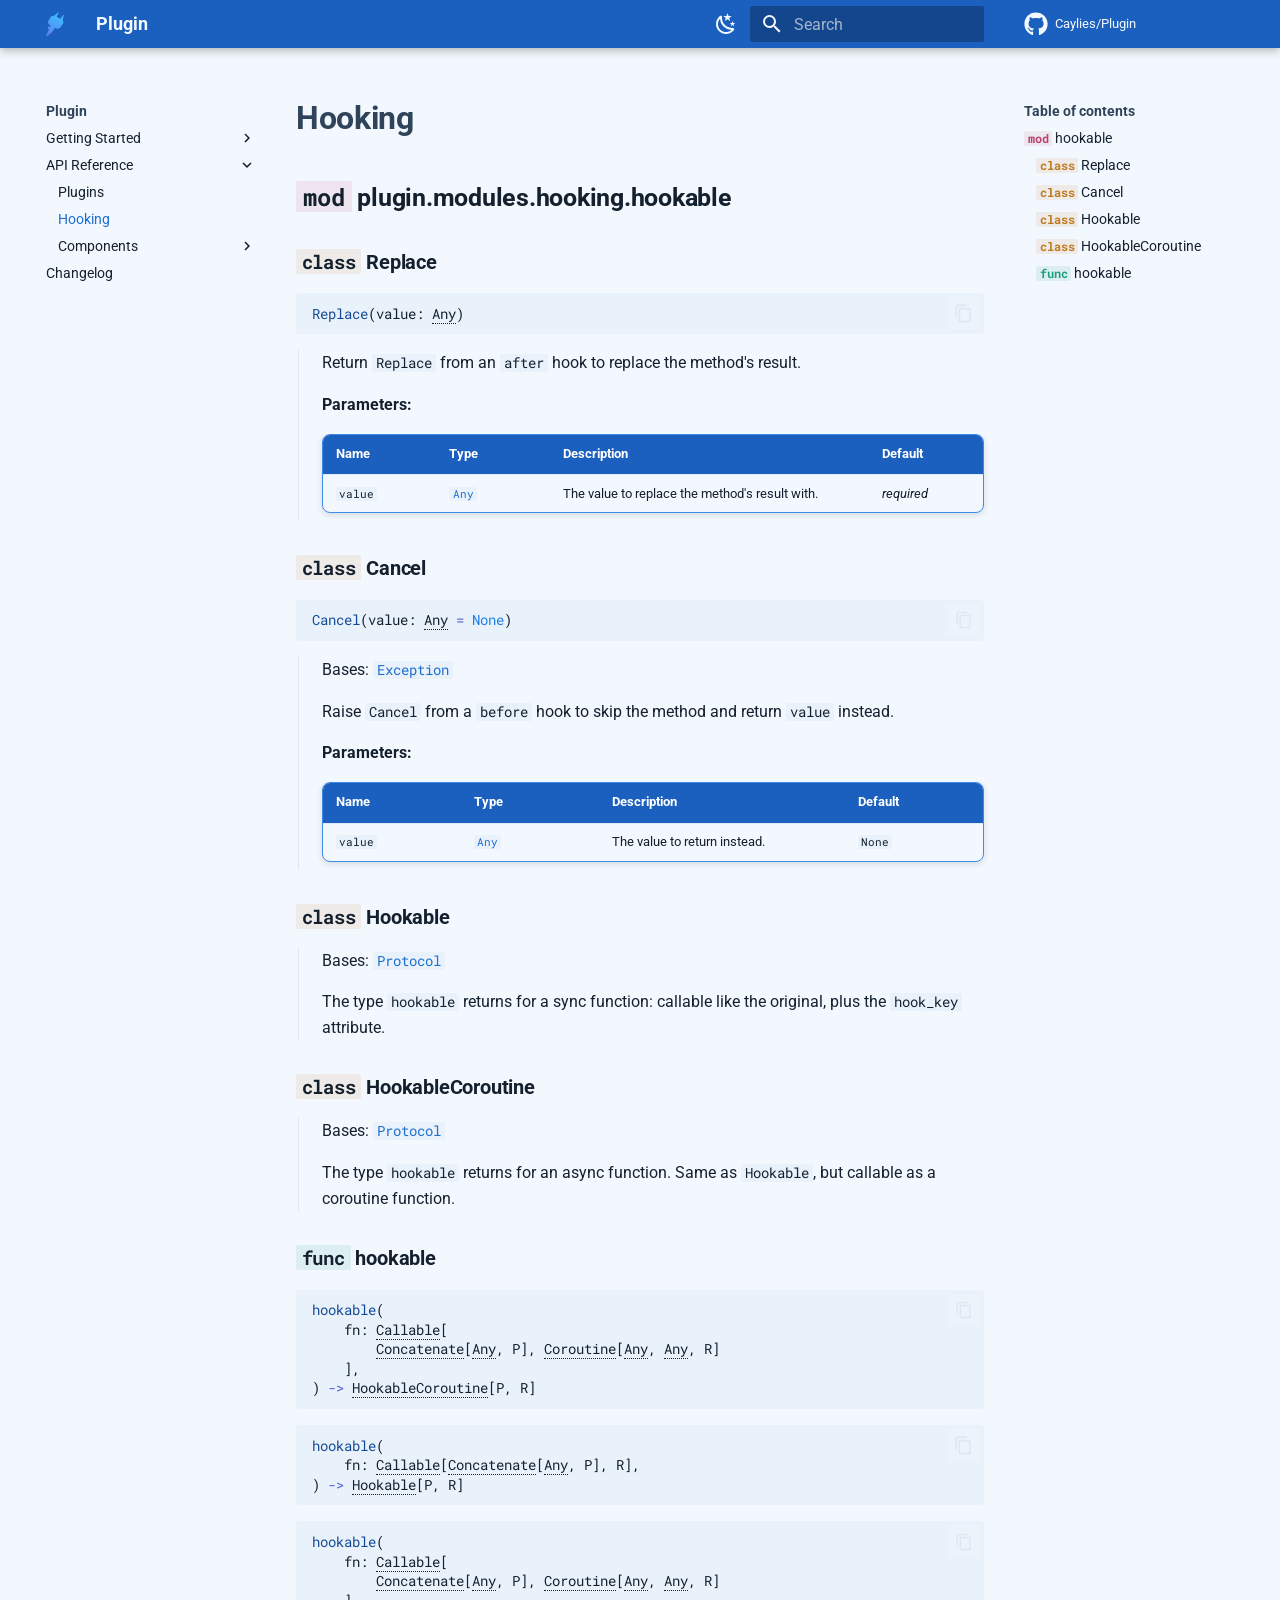
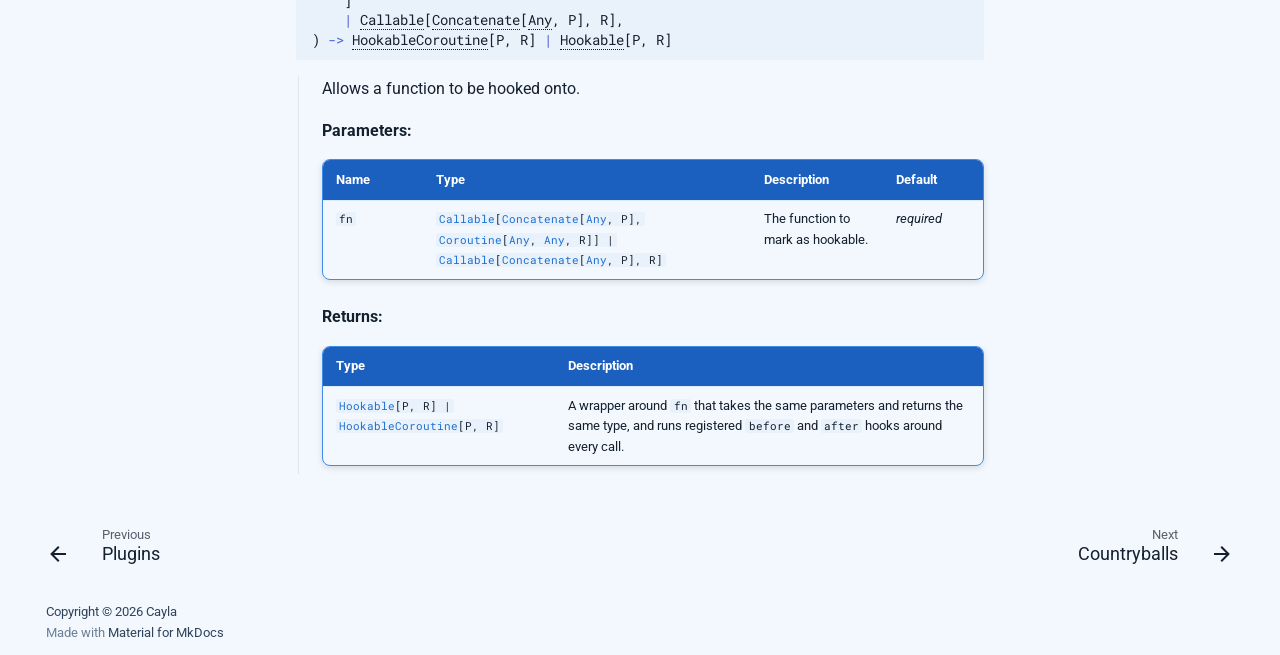
<file: api/hooking/index.html>
<!doctype html>
<html lang="en" class="no-js">
  <head>
    
      <meta charset="utf-8">
      <meta name="viewport" content="width=device-width,initial-scale=1">
      
      
        <meta name="author" content="Cayla">
      
      
      
        <link rel="prev" href="../plugins/">
      
      
        <link rel="next" href="../countryballs/">
      
      
        
      
      
      <link rel="icon" href="../../assets/logo.png">
      <meta name="generator" content="mkdocs-1.6.1, mkdocs-material-9.7.7">
    
    
      
        <title>Hooking - Plugin</title>
      
    
    
      <link rel="stylesheet" href="../../assets/stylesheets/main.ec1eaa64.min.css">
      
        
        <link rel="stylesheet" href="../../assets/stylesheets/palette.ab4e12ef.min.css">
      
      


    
    
      
    
    
      
        
        
        <link rel="preconnect" href="https://fonts.gstatic.com" crossorigin>
        <link rel="stylesheet" href="https://fonts.googleapis.com/css?family=Roboto:300,300i,400,400i,700,700i%7CRoboto+Mono:400,400i,700,700i&display=fallback">
        <style>:root{--md-text-font:"Roboto";--md-code-font:"Roboto Mono"}</style>
      
    
    
      <link rel="stylesheet" href="../../assets/_mkdocstrings.css">
    
      <link rel="stylesheet" href="../../stylesheets/extra.css">
    
    <script>__md_scope=new URL("../..",location),__md_hash=e=>[...e].reduce(((e,_)=>(e<<5)-e+_.charCodeAt(0)),0),__md_get=(e,_=localStorage,t=__md_scope)=>JSON.parse(_.getItem(t.pathname+"."+e)),__md_set=(e,_,t=localStorage,a=__md_scope)=>{try{t.setItem(a.pathname+"."+e,JSON.stringify(_))}catch(e){}}</script>
    
      

    
    
  </head>
  
  
    
    
      
    
    
    
    
    <body dir="ltr" data-md-color-scheme="plugin" data-md-color-primary="indigo" data-md-color-accent="indigo">
  
    
    <input class="md-toggle" data-md-toggle="drawer" type="checkbox" id="__drawer" autocomplete="off">
    <input class="md-toggle" data-md-toggle="search" type="checkbox" id="__search" autocomplete="off">
    <label class="md-overlay" for="__drawer"></label>
    <div data-md-component="skip">
      
        
        <a href="#hooking" class="md-skip">
          Skip to content
        </a>
      
    </div>
    <div data-md-component="announce">
      
    </div>
    
    
      

  

<header class="md-header md-header--shadow" data-md-component="header">
  <nav class="md-header__inner md-grid" aria-label="Header">
    <a href="../.." title="Plugin" class="md-header__button md-logo" aria-label="Plugin" data-md-component="logo">
      
  <img src="../../assets/logo.png" alt="logo">

    </a>
    <label class="md-header__button md-icon" for="__drawer">
      
      <svg xmlns="http://www.w3.org/2000/svg" viewBox="0 0 24 24"><path d="M3 6h18v2H3zm0 5h18v2H3zm0 5h18v2H3z"/></svg>
    </label>
    <div class="md-header__title" data-md-component="header-title">
      <div class="md-header__ellipsis">
        <div class="md-header__topic">
          <span class="md-ellipsis">
            Plugin
          </span>
        </div>
        <div class="md-header__topic" data-md-component="header-topic">
          <span class="md-ellipsis">
            
              Hooking
            
          </span>
        </div>
      </div>
    </div>
    
      
        <form class="md-header__option" data-md-component="palette">
  
    
    
    
    <input class="md-option" data-md-color-media="(prefers-color-scheme: light)" data-md-color-scheme="plugin" data-md-color-primary="indigo" data-md-color-accent="indigo"  aria-label="Switch to dark mode"  type="radio" name="__palette" id="__palette_0">
    
      <label class="md-header__button md-icon" title="Switch to dark mode" for="__palette_1" hidden>
        <svg xmlns="http://www.w3.org/2000/svg" viewBox="0 0 24 24"><path d="m17.75 4.09-2.53 1.94.91 3.06-2.63-1.81-2.63 1.81.91-3.06-2.53-1.94L12.44 4l1.06-3 1.06 3zm3.5 6.91-1.64 1.25.59 1.98-1.7-1.17-1.7 1.17.59-1.98L15.75 11l2.06-.05L18.5 9l.69 1.95zm-2.28 4.95c.83-.08 1.72 1.1 1.19 1.85-.32.45-.66.87-1.08 1.27C15.17 23 8.84 23 4.94 19.07c-3.91-3.9-3.91-10.24 0-14.14.4-.4.82-.76 1.27-1.08.75-.53 1.93.36 1.85 1.19-.27 2.86.69 5.83 2.89 8.02a9.96 9.96 0 0 0 8.02 2.89m-1.64 2.02a12.08 12.08 0 0 1-7.8-3.47c-2.17-2.19-3.33-5-3.49-7.82-2.81 3.14-2.7 7.96.31 10.98 3.02 3.01 7.84 3.12 10.98.31"/></svg>
      </label>
    
  
    
    
    
    <input class="md-option" data-md-color-media="(prefers-color-scheme: dark)" data-md-color-scheme="plugin-dark" data-md-color-primary="indigo" data-md-color-accent="indigo"  aria-label="Switch to light mode"  type="radio" name="__palette" id="__palette_1">
    
      <label class="md-header__button md-icon" title="Switch to light mode" for="__palette_0" hidden>
        <svg xmlns="http://www.w3.org/2000/svg" viewBox="0 0 24 24"><path d="M12 7a5 5 0 0 1 5 5 5 5 0 0 1-5 5 5 5 0 0 1-5-5 5 5 0 0 1 5-5m0 2a3 3 0 0 0-3 3 3 3 0 0 0 3 3 3 3 0 0 0 3-3 3 3 0 0 0-3-3m0-7 2.39 3.42C13.65 5.15 12.84 5 12 5s-1.65.15-2.39.42zM3.34 7l4.16-.35A7.2 7.2 0 0 0 5.94 8.5c-.44.74-.69 1.5-.83 2.29zm.02 10 1.76-3.77a7.131 7.131 0 0 0 2.38 4.14zM20.65 7l-1.77 3.79a7.02 7.02 0 0 0-2.38-4.15zm-.01 10-4.14.36c.59-.51 1.12-1.14 1.54-1.86.42-.73.69-1.5.83-2.29zM12 22l-2.41-3.44c.74.27 1.55.44 2.41.44.82 0 1.63-.17 2.37-.44z"/></svg>
      </label>
    
  
</form>
      
    
    
      <script>var palette=__md_get("__palette");if(palette&&palette.color){if("(prefers-color-scheme)"===palette.color.media){var media=matchMedia("(prefers-color-scheme: light)"),input=document.querySelector(media.matches?"[data-md-color-media='(prefers-color-scheme: light)']":"[data-md-color-media='(prefers-color-scheme: dark)']");palette.color.media=input.getAttribute("data-md-color-media"),palette.color.scheme=input.getAttribute("data-md-color-scheme"),palette.color.primary=input.getAttribute("data-md-color-primary"),palette.color.accent=input.getAttribute("data-md-color-accent")}for(var[key,value]of Object.entries(palette.color))document.body.setAttribute("data-md-color-"+key,value)}</script>
    
    
    
      
      
        <label class="md-header__button md-icon" for="__search">
          
          <svg xmlns="http://www.w3.org/2000/svg" viewBox="0 0 24 24"><path d="M9.5 3A6.5 6.5 0 0 1 16 9.5c0 1.61-.59 3.09-1.56 4.23l.27.27h.79l5 5-1.5 1.5-5-5v-.79l-.27-.27A6.52 6.52 0 0 1 9.5 16 6.5 6.5 0 0 1 3 9.5 6.5 6.5 0 0 1 9.5 3m0 2C7 5 5 7 5 9.5S7 14 9.5 14 14 12 14 9.5 12 5 9.5 5"/></svg>
        </label>
        <div class="md-search" data-md-component="search" role="dialog">
  <label class="md-search__overlay" for="__search"></label>
  <div class="md-search__inner" role="search">
    <form class="md-search__form" name="search">
      <input type="text" class="md-search__input" name="query" aria-label="Search" placeholder="Search" autocapitalize="off" autocorrect="off" autocomplete="off" spellcheck="false" data-md-component="search-query" required>
      <label class="md-search__icon md-icon" for="__search">
        
        <svg xmlns="http://www.w3.org/2000/svg" viewBox="0 0 24 24"><path d="M9.5 3A6.5 6.5 0 0 1 16 9.5c0 1.61-.59 3.09-1.56 4.23l.27.27h.79l5 5-1.5 1.5-5-5v-.79l-.27-.27A6.52 6.52 0 0 1 9.5 16 6.5 6.5 0 0 1 3 9.5 6.5 6.5 0 0 1 9.5 3m0 2C7 5 5 7 5 9.5S7 14 9.5 14 14 12 14 9.5 12 5 9.5 5"/></svg>
        
        <svg xmlns="http://www.w3.org/2000/svg" viewBox="0 0 24 24"><path d="M20 11v2H8l5.5 5.5-1.42 1.42L4.16 12l7.92-7.92L13.5 5.5 8 11z"/></svg>
      </label>
      <nav class="md-search__options" aria-label="Search">
        
        <button type="reset" class="md-search__icon md-icon" title="Clear" aria-label="Clear" tabindex="-1">
          
          <svg xmlns="http://www.w3.org/2000/svg" viewBox="0 0 24 24"><path d="M19 6.41 17.59 5 12 10.59 6.41 5 5 6.41 10.59 12 5 17.59 6.41 19 12 13.41 17.59 19 19 17.59 13.41 12z"/></svg>
        </button>
      </nav>
      
    </form>
    <div class="md-search__output">
      <div class="md-search__scrollwrap" tabindex="0" data-md-scrollfix>
        <div class="md-search-result" data-md-component="search-result">
          <div class="md-search-result__meta">
            Initializing search
          </div>
          <ol class="md-search-result__list" role="presentation"></ol>
        </div>
      </div>
    </div>
  </div>
</div>
      
    
    
      <div class="md-header__source">
        <a href="https://github.com/Caylies/Plugin" title="Go to repository" class="md-source" data-md-component="source">
  <div class="md-source__icon md-icon">
    
    <svg xmlns="http://www.w3.org/2000/svg" viewBox="0 0 512 512"><!--! Font Awesome Free 7.1.0 by @fontawesome - https://fontawesome.com License - https://fontawesome.com/license/free (Icons: CC BY 4.0, Fonts: SIL OFL 1.1, Code: MIT License) Copyright 2025 Fonticons, Inc.--><path d="M173.9 397.4c0 2-2.3 3.6-5.2 3.6-3.3.3-5.6-1.3-5.6-3.6 0-2 2.3-3.6 5.2-3.6 3-.3 5.6 1.3 5.6 3.6m-31.1-4.5c-.7 2 1.3 4.3 4.3 4.9 2.6 1 5.6 0 6.2-2s-1.3-4.3-4.3-5.2c-2.6-.7-5.5.3-6.2 2.3m44.2-1.7c-2.9.7-4.9 2.6-4.6 4.9.3 2 2.9 3.3 5.9 2.6 2.9-.7 4.9-2.6 4.6-4.6-.3-1.9-3-3.2-5.9-2.9M252.8 8C114.1 8 8 113.3 8 252c0 110.9 69.8 205.8 169.5 239.2 12.8 2.3 17.3-5.6 17.3-12.1 0-6.2-.3-40.4-.3-61.4 0 0-70 15-84.7-29.8 0 0-11.4-29.1-27.8-36.6 0 0-22.9-15.7 1.6-15.4 0 0 24.9 2 38.6 25.8 21.9 38.6 58.6 27.5 72.9 20.9 2.3-16 8.8-27.1 16-33.7-55.9-6.2-112.3-14.3-112.3-110.5 0-27.5 7.6-41.3 23.6-58.9-2.6-6.5-11.1-33.3 2.6-67.9 20.9-6.5 69 27 69 27 20-5.6 41.5-8.5 62.8-8.5s42.8 2.9 62.8 8.5c0 0 48.1-33.6 69-27 13.7 34.7 5.2 61.4 2.6 67.9 16 17.7 25.8 31.5 25.8 58.9 0 96.5-58.9 104.2-114.8 110.5 9.2 7.9 17 22.9 17 46.4 0 33.7-.3 75.4-.3 83.6 0 6.5 4.6 14.4 17.3 12.1C436.2 457.8 504 362.9 504 252 504 113.3 391.5 8 252.8 8M105.2 352.9c-1.3 1-1 3.3.7 5.2 1.6 1.6 3.9 2.3 5.2 1 1.3-1 1-3.3-.7-5.2-1.6-1.6-3.9-2.3-5.2-1m-10.8-8.1c-.7 1.3.3 2.9 2.3 3.9 1.6 1 3.6.7 4.3-.7.7-1.3-.3-2.9-2.3-3.9-2-.6-3.6-.3-4.3.7m32.4 35.6c-1.6 1.3-1 4.3 1.3 6.2 2.3 2.3 5.2 2.6 6.5 1 1.3-1.3.7-4.3-1.3-6.2-2.2-2.3-5.2-2.6-6.5-1m-11.4-14.7c-1.6 1-1.6 3.6 0 5.9s4.3 3.3 5.6 2.3c1.6-1.3 1.6-3.9 0-6.2-1.4-2.3-4-3.3-5.6-2"/></svg>
  </div>
  <div class="md-source__repository">
    Caylies/Plugin
  </div>
</a>
      </div>
    
  </nav>
  
</header>
    
    <div class="md-container" data-md-component="container">
      
      
        
          
        
      
      <main class="md-main" data-md-component="main">
        <div class="md-main__inner md-grid">
          
            
              
              <div class="md-sidebar md-sidebar--primary" data-md-component="sidebar" data-md-type="navigation" >
                <div class="md-sidebar__scrollwrap">
                  <div class="md-sidebar__inner">
                    



<nav class="md-nav md-nav--primary" aria-label="Navigation" data-md-level="0">
  <label class="md-nav__title" for="__drawer">
    <a href="../.." title="Plugin" class="md-nav__button md-logo" aria-label="Plugin" data-md-component="logo">
      
  <img src="../../assets/logo.png" alt="logo">

    </a>
    Plugin
  </label>
  
    <div class="md-nav__source">
      <a href="https://github.com/Caylies/Plugin" title="Go to repository" class="md-source" data-md-component="source">
  <div class="md-source__icon md-icon">
    
    <svg xmlns="http://www.w3.org/2000/svg" viewBox="0 0 512 512"><!--! Font Awesome Free 7.1.0 by @fontawesome - https://fontawesome.com License - https://fontawesome.com/license/free (Icons: CC BY 4.0, Fonts: SIL OFL 1.1, Code: MIT License) Copyright 2025 Fonticons, Inc.--><path d="M173.9 397.4c0 2-2.3 3.6-5.2 3.6-3.3.3-5.6-1.3-5.6-3.6 0-2 2.3-3.6 5.2-3.6 3-.3 5.6 1.3 5.6 3.6m-31.1-4.5c-.7 2 1.3 4.3 4.3 4.9 2.6 1 5.6 0 6.2-2s-1.3-4.3-4.3-5.2c-2.6-.7-5.5.3-6.2 2.3m44.2-1.7c-2.9.7-4.9 2.6-4.6 4.9.3 2 2.9 3.3 5.9 2.6 2.9-.7 4.9-2.6 4.6-4.6-.3-1.9-3-3.2-5.9-2.9M252.8 8C114.1 8 8 113.3 8 252c0 110.9 69.8 205.8 169.5 239.2 12.8 2.3 17.3-5.6 17.3-12.1 0-6.2-.3-40.4-.3-61.4 0 0-70 15-84.7-29.8 0 0-11.4-29.1-27.8-36.6 0 0-22.9-15.7 1.6-15.4 0 0 24.9 2 38.6 25.8 21.9 38.6 58.6 27.5 72.9 20.9 2.3-16 8.8-27.1 16-33.7-55.9-6.2-112.3-14.3-112.3-110.5 0-27.5 7.6-41.3 23.6-58.9-2.6-6.5-11.1-33.3 2.6-67.9 20.9-6.5 69 27 69 27 20-5.6 41.5-8.5 62.8-8.5s42.8 2.9 62.8 8.5c0 0 48.1-33.6 69-27 13.7 34.7 5.2 61.4 2.6 67.9 16 17.7 25.8 31.5 25.8 58.9 0 96.5-58.9 104.2-114.8 110.5 9.2 7.9 17 22.9 17 46.4 0 33.7-.3 75.4-.3 83.6 0 6.5 4.6 14.4 17.3 12.1C436.2 457.8 504 362.9 504 252 504 113.3 391.5 8 252.8 8M105.2 352.9c-1.3 1-1 3.3.7 5.2 1.6 1.6 3.9 2.3 5.2 1 1.3-1 1-3.3-.7-5.2-1.6-1.6-3.9-2.3-5.2-1m-10.8-8.1c-.7 1.3.3 2.9 2.3 3.9 1.6 1 3.6.7 4.3-.7.7-1.3-.3-2.9-2.3-3.9-2-.6-3.6-.3-4.3.7m32.4 35.6c-1.6 1.3-1 4.3 1.3 6.2 2.3 2.3 5.2 2.6 6.5 1 1.3-1.3.7-4.3-1.3-6.2-2.2-2.3-5.2-2.6-6.5-1m-11.4-14.7c-1.6 1-1.6 3.6 0 5.9s4.3 3.3 5.6 2.3c1.6-1.3 1.6-3.9 0-6.2-1.4-2.3-4-3.3-5.6-2"/></svg>
  </div>
  <div class="md-source__repository">
    Caylies/Plugin
  </div>
</a>
    </div>
  
  <ul class="md-nav__list" data-md-scrollfix>
    
      
      
  
  
  
  
    
    
    
    
    
    <li class="md-nav__item md-nav__item--nested">
      
        
        
        <input class="md-nav__toggle md-toggle " type="checkbox" id="__nav_1" >
        
          
          <label class="md-nav__link" for="__nav_1" id="__nav_1_label" tabindex="0">
            
  
  
  <span class="md-ellipsis">
    
  
    Getting Started
  

    
  </span>
  
  

            <span class="md-nav__icon md-icon"></span>
          </label>
        
        <nav class="md-nav" data-md-level="1" aria-labelledby="__nav_1_label" aria-expanded="false">
          <label class="md-nav__title" for="__nav_1">
            <span class="md-nav__icon md-icon"></span>
            
  
    Getting Started
  

          </label>
          <ul class="md-nav__list" data-md-scrollfix>
            
              
                
  
  
  
  
    <li class="md-nav__item">
      <a href="../../getting-started/introduction/" class="md-nav__link">
        
  
  
  <span class="md-ellipsis">
    
  
    Introduction
  

    
  </span>
  
  

      </a>
    </li>
  

              
            
              
                
  
  
  
  
    <li class="md-nav__item">
      <a href="../../getting-started/plugins/" class="md-nav__link">
        
  
  
  <span class="md-ellipsis">
    
  
    Plugins
  

    
  </span>
  
  

      </a>
    </li>
  

              
            
              
                
  
  
  
  
    <li class="md-nav__item">
      <a href="../../getting-started/commands/" class="md-nav__link">
        
  
  
  <span class="md-ellipsis">
    
  
    Commands
  

    
  </span>
  
  

      </a>
    </li>
  

              
            
          </ul>
        </nav>
      
    </li>
  

    
      
      
  
  
    
  
  
  
    
    
    
    
    
    <li class="md-nav__item md-nav__item--active md-nav__item--nested">
      
        
        
        <input class="md-nav__toggle md-toggle " type="checkbox" id="__nav_2" checked>
        
          
          <label class="md-nav__link" for="__nav_2" id="__nav_2_label" tabindex="0">
            
  
  
  <span class="md-ellipsis">
    
  
    API Reference
  

    
  </span>
  
  

            <span class="md-nav__icon md-icon"></span>
          </label>
        
        <nav class="md-nav" data-md-level="1" aria-labelledby="__nav_2_label" aria-expanded="true">
          <label class="md-nav__title" for="__nav_2">
            <span class="md-nav__icon md-icon"></span>
            
  
    API Reference
  

          </label>
          <ul class="md-nav__list" data-md-scrollfix>
            
              
                
  
  
  
  
    <li class="md-nav__item">
      <a href="../plugins/" class="md-nav__link">
        
  
  
  <span class="md-ellipsis">
    
  
    Plugins
  

    
  </span>
  
  

      </a>
    </li>
  

              
            
              
                
  
  
    
  
  
  
    <li class="md-nav__item md-nav__item--active">
      
      <input class="md-nav__toggle md-toggle" type="checkbox" id="__toc">
      
      
        
      
      
        <label class="md-nav__link md-nav__link--active" for="__toc">
          
  
  
  <span class="md-ellipsis">
    
  
    Hooking
  

    
  </span>
  
  

          <span class="md-nav__icon md-icon"></span>
        </label>
      
      <a href="./" class="md-nav__link md-nav__link--active">
        
  
  
  <span class="md-ellipsis">
    
  
    Hooking
  

    
  </span>
  
  

      </a>
      
        

<nav class="md-nav md-nav--secondary" aria-label="Table of contents">
  
  
  
    
  
  
    <label class="md-nav__title" for="__toc">
      <span class="md-nav__icon md-icon"></span>
      Table of contents
    </label>
    <ul class="md-nav__list" data-md-component="toc" data-md-scrollfix>
      
        <li class="md-nav__item">
  <a href="#plugin.modules.hooking.hookable" class="md-nav__link">
    <span class="md-ellipsis">
      
        <code class="doc-symbol doc-symbol-toc doc-symbol-module"></code>&nbsp;hookable
      
    </span>
  </a>
  
    <nav class="md-nav" aria-label=" hookable">
      <ul class="md-nav__list">
        
          <li class="md-nav__item">
  <a href="#plugin.modules.hooking.hookable.Replace" class="md-nav__link">
    <span class="md-ellipsis">
      
        <code class="doc-symbol doc-symbol-toc doc-symbol-class"></code>&nbsp;Replace
      
    </span>
  </a>
  
</li>
        
          <li class="md-nav__item">
  <a href="#plugin.modules.hooking.hookable.Cancel" class="md-nav__link">
    <span class="md-ellipsis">
      
        <code class="doc-symbol doc-symbol-toc doc-symbol-class"></code>&nbsp;Cancel
      
    </span>
  </a>
  
</li>
        
          <li class="md-nav__item">
  <a href="#plugin.modules.hooking.hookable.Hookable" class="md-nav__link">
    <span class="md-ellipsis">
      
        <code class="doc-symbol doc-symbol-toc doc-symbol-class"></code>&nbsp;Hookable
      
    </span>
  </a>
  
</li>
        
          <li class="md-nav__item">
  <a href="#plugin.modules.hooking.hookable.HookableCoroutine" class="md-nav__link">
    <span class="md-ellipsis">
      
        <code class="doc-symbol doc-symbol-toc doc-symbol-class"></code>&nbsp;HookableCoroutine
      
    </span>
  </a>
  
</li>
        
          <li class="md-nav__item">
  <a href="#plugin.modules.hooking.hookable.hookable" class="md-nav__link">
    <span class="md-ellipsis">
      
        <code class="doc-symbol doc-symbol-toc doc-symbol-function"></code>&nbsp;hookable
      
    </span>
  </a>
  
</li>
        
      </ul>
    </nav>
  
</li>
      
    </ul>
  
</nav>
      
    </li>
  

              
            
              
                
  
  
  
  
    
    
    
    
    
    <li class="md-nav__item md-nav__item--nested">
      
        
        
        <input class="md-nav__toggle md-toggle " type="checkbox" id="__nav_2_3" >
        
          
          <label class="md-nav__link" for="__nav_2_3" id="__nav_2_3_label" tabindex="0">
            
  
  
  <span class="md-ellipsis">
    
  
    Components
  

    
  </span>
  
  

            <span class="md-nav__icon md-icon"></span>
          </label>
        
        <nav class="md-nav" data-md-level="2" aria-labelledby="__nav_2_3_label" aria-expanded="false">
          <label class="md-nav__title" for="__nav_2_3">
            <span class="md-nav__icon md-icon"></span>
            
  
    Components
  

          </label>
          <ul class="md-nav__list" data-md-scrollfix>
            
              
                
  
  
  
  
    <li class="md-nav__item">
      <a href="../countryballs/" class="md-nav__link">
        
  
  
  <span class="md-ellipsis">
    
  
    Countryballs
  

    
  </span>
  
  

      </a>
    </li>
  

              
            
          </ul>
        </nav>
      
    </li>
  

              
            
          </ul>
        </nav>
      
    </li>
  

    
      
      
  
  
  
  
    <li class="md-nav__item">
      <a href="../../changelog/" class="md-nav__link">
        
  
  
  <span class="md-ellipsis">
    
  
    Changelog
  

    
  </span>
  
  

      </a>
    </li>
  

    
  </ul>
</nav>
                  </div>
                </div>
              </div>
            
            
              
              <div class="md-sidebar md-sidebar--secondary" data-md-component="sidebar" data-md-type="toc" >
                <div class="md-sidebar__scrollwrap">
                  <div class="md-sidebar__inner">
                    

<nav class="md-nav md-nav--secondary" aria-label="Table of contents">
  
  
  
    
  
  
    <label class="md-nav__title" for="__toc">
      <span class="md-nav__icon md-icon"></span>
      Table of contents
    </label>
    <ul class="md-nav__list" data-md-component="toc" data-md-scrollfix>
      
        <li class="md-nav__item">
  <a href="#plugin.modules.hooking.hookable" class="md-nav__link">
    <span class="md-ellipsis">
      
        <code class="doc-symbol doc-symbol-toc doc-symbol-module"></code>&nbsp;hookable
      
    </span>
  </a>
  
    <nav class="md-nav" aria-label=" hookable">
      <ul class="md-nav__list">
        
          <li class="md-nav__item">
  <a href="#plugin.modules.hooking.hookable.Replace" class="md-nav__link">
    <span class="md-ellipsis">
      
        <code class="doc-symbol doc-symbol-toc doc-symbol-class"></code>&nbsp;Replace
      
    </span>
  </a>
  
</li>
        
          <li class="md-nav__item">
  <a href="#plugin.modules.hooking.hookable.Cancel" class="md-nav__link">
    <span class="md-ellipsis">
      
        <code class="doc-symbol doc-symbol-toc doc-symbol-class"></code>&nbsp;Cancel
      
    </span>
  </a>
  
</li>
        
          <li class="md-nav__item">
  <a href="#plugin.modules.hooking.hookable.Hookable" class="md-nav__link">
    <span class="md-ellipsis">
      
        <code class="doc-symbol doc-symbol-toc doc-symbol-class"></code>&nbsp;Hookable
      
    </span>
  </a>
  
</li>
        
          <li class="md-nav__item">
  <a href="#plugin.modules.hooking.hookable.HookableCoroutine" class="md-nav__link">
    <span class="md-ellipsis">
      
        <code class="doc-symbol doc-symbol-toc doc-symbol-class"></code>&nbsp;HookableCoroutine
      
    </span>
  </a>
  
</li>
        
          <li class="md-nav__item">
  <a href="#plugin.modules.hooking.hookable.hookable" class="md-nav__link">
    <span class="md-ellipsis">
      
        <code class="doc-symbol doc-symbol-toc doc-symbol-function"></code>&nbsp;hookable
      
    </span>
  </a>
  
</li>
        
      </ul>
    </nav>
  
</li>
      
    </ul>
  
</nav>
                  </div>
                </div>
              </div>
            
          
          
            <div class="md-content" data-md-component="content">
              
              <article class="md-content__inner md-typeset">
                
                  


  
  


<h1 id="hooking">Hooking</h1>


<div class="doc doc-object doc-module">



<h2 id="plugin.modules.hooking.hookable" class="doc doc-heading">
<code class="doc-symbol doc-symbol-heading doc-symbol-module"></code>            <span class="doc doc-object-name doc-module-name">plugin.modules.hooking.hookable</span>


</h2>

    <div class="doc doc-contents first">










<div class="doc doc-children">









<div class="doc doc-object doc-class">



<h3 id="plugin.modules.hooking.hookable.Replace" class="doc doc-heading">
<code class="doc-symbol doc-symbol-heading doc-symbol-class"></code>            <span class="doc doc-object-name doc-class-name">Replace</span>


</h3>
<div class="doc-signature highlight"><pre><span></span><code><a id="__codelineno-0-1" name="__codelineno-0-1" href="#__codelineno-0-1"></a><span class="nf">Replace</span><span class="p">(</span><span class="n">value</span><span class="p">:</span> <span class="n"><a class="autorefs autorefs-external" title="typing.Any" href="https://docs.python.org/3/library/typing.html#typing.Any">Any</a></span><span class="p">)</span>
</code></pre></div>

    <div class="doc doc-contents ">



        <p>Return <code>Replace</code> from an <code>after</code> hook to replace the method's result.</p>


<p><span class="doc-section-title">Parameters:</span></p>
    <table>
      <thead>
        <tr>
          <th>Name</th>
          <th>Type</th>
          <th>Description</th>
          <th>Default</th>
        </tr>
      </thead>
      <tbody>
          <tr class="doc-section-item">
            <td>
                <code>value</code>
            </td>
            <td>
                  <code><a class="autorefs autorefs-external" title="typing.Any" href="https://docs.python.org/3/library/typing.html#typing.Any">Any</a></code>
            </td>
            <td>
              <div class="doc-md-description">
                <p>The value to replace the method's result with.</p>
              </div>
            </td>
            <td>
                <em>required</em>
            </td>
          </tr>
      </tbody>
    </table>











<div class="doc doc-children">












  </div>

    </div>

</div>

<div class="doc doc-object doc-class">



<h3 id="plugin.modules.hooking.hookable.Cancel" class="doc doc-heading">
<code class="doc-symbol doc-symbol-heading doc-symbol-class"></code>            <span class="doc doc-object-name doc-class-name">Cancel</span>


</h3>
<div class="doc-signature highlight"><pre><span></span><code><a id="__codelineno-0-1" name="__codelineno-0-1" href="#__codelineno-0-1"></a><span class="nf">Cancel</span><span class="p">(</span><span class="n">value</span><span class="p">:</span> <span class="n"><a class="autorefs autorefs-external" title="typing.Any" href="https://docs.python.org/3/library/typing.html#typing.Any">Any</a></span> <span class="o">=</span> <span class="kc">None</span><span class="p">)</span>
</code></pre></div>

    <div class="doc doc-contents ">
            <p class="doc doc-class-bases">
              Bases: <code><a class="autorefs autorefs-external" href="https://docs.python.org/3/builtins/exceptions.html#Exception">Exception</a></code></p>



        <p>Raise <code>Cancel</code> from a <code>before</code> hook to skip the method and return <code>value</code> instead.</p>


<p><span class="doc-section-title">Parameters:</span></p>
    <table>
      <thead>
        <tr>
          <th>Name</th>
          <th>Type</th>
          <th>Description</th>
          <th>Default</th>
        </tr>
      </thead>
      <tbody>
          <tr class="doc-section-item">
            <td>
                <code>value</code>
            </td>
            <td>
                  <code><a class="autorefs autorefs-external" title="typing.Any" href="https://docs.python.org/3/library/typing.html#typing.Any">Any</a></code>
            </td>
            <td>
              <div class="doc-md-description">
                <p>The value to return instead.</p>
              </div>
            </td>
            <td>
                  <code>None</code>
            </td>
          </tr>
      </tbody>
    </table>











<div class="doc doc-children">












  </div>

    </div>

</div>

<div class="doc doc-object doc-class">



<h3 id="plugin.modules.hooking.hookable.Hookable" class="doc doc-heading">
<code class="doc-symbol doc-symbol-heading doc-symbol-class"></code>            <span class="doc doc-object-name doc-class-name">Hookable</span>


</h3>


    <div class="doc doc-contents ">
            <p class="doc doc-class-bases">
              Bases: <code><a class="autorefs autorefs-external" title="typing.Protocol" href="https://docs.python.org/3/library/typing.html#typing.Protocol">Protocol</a></code></p>



        <p>The type <code>hookable</code> returns for a sync function: callable like the original, plus the
<code>hook_key</code> attribute.</p>











<div class="doc doc-children">












  </div>

    </div>

</div>

<div class="doc doc-object doc-class">



<h3 id="plugin.modules.hooking.hookable.HookableCoroutine" class="doc doc-heading">
<code class="doc-symbol doc-symbol-heading doc-symbol-class"></code>            <span class="doc doc-object-name doc-class-name">HookableCoroutine</span>


</h3>


    <div class="doc doc-contents ">
            <p class="doc doc-class-bases">
              Bases: <code><a class="autorefs autorefs-external" title="typing.Protocol" href="https://docs.python.org/3/library/typing.html#typing.Protocol">Protocol</a></code></p>



        <p>The type <code>hookable</code> returns for an async function. Same as <code>Hookable</code>, but callable as a
coroutine function.</p>











<div class="doc doc-children">












  </div>

    </div>

</div>


<div class="doc doc-object doc-function">


<h3 id="plugin.modules.hooking.hookable.hookable" class="doc doc-heading">
<code class="doc-symbol doc-symbol-heading doc-symbol-function"></code>            <span class="doc doc-object-name doc-function-name">hookable</span>


</h3>
          <div class="doc-overloads">
<div class="doc-signature highlight"><pre><span></span><code><a id="__codelineno-0-1" name="__codelineno-0-1" href="#__codelineno-0-1"></a><span class="nf">hookable</span><span class="p">(</span>
<a id="__codelineno-0-2" name="__codelineno-0-2" href="#__codelineno-0-2"></a>    <span class="n">fn</span><span class="p">:</span> <span class="n"><a class="autorefs autorefs-external" title="collections.abc.Callable" href="https://docs.python.org/3/library/collections.abc.html#collections.abc.Callable">Callable</a></span><span class="p">[</span>
<a id="__codelineno-0-3" name="__codelineno-0-3" href="#__codelineno-0-3"></a>        <span class="n"><a class="autorefs autorefs-external" title="typing.Concatenate" href="https://docs.python.org/3/library/typing.html#typing.Concatenate">Concatenate</a></span><span class="p">[</span><span class="n"><a class="autorefs autorefs-external" title="typing.Any" href="https://docs.python.org/3/library/typing.html#typing.Any">Any</a></span><span class="p">,</span> <span class="n"><span title="plugin.modules.hooking.hookable.hookable[**P]">P</span></span><span class="p">],</span> <span class="n"><a class="autorefs autorefs-external" title="collections.abc.Coroutine" href="https://docs.python.org/3/library/collections.abc.html#collections.abc.Coroutine">Coroutine</a></span><span class="p">[</span><span class="n"><a class="autorefs autorefs-external" title="typing.Any" href="https://docs.python.org/3/library/typing.html#typing.Any">Any</a></span><span class="p">,</span> <span class="n"><a class="autorefs autorefs-external" title="typing.Any" href="https://docs.python.org/3/library/typing.html#typing.Any">Any</a></span><span class="p">,</span> <span class="n"><span title="plugin.modules.hooking.hookable.hookable[R]">R</span></span><span class="p">]</span>
<a id="__codelineno-0-4" name="__codelineno-0-4" href="#__codelineno-0-4"></a>    <span class="p">],</span>
<a id="__codelineno-0-5" name="__codelineno-0-5" href="#__codelineno-0-5"></a><span class="p">)</span> <span class="o">-&gt;</span> <span class="n"><a class="autorefs autorefs-internal" title="            HookableCoroutine (plugin.modules.hooking.hookable.HookableCoroutine)" href="#plugin.modules.hooking.hookable.HookableCoroutine">HookableCoroutine</a></span><span class="p">[</span><span class="n"><span title="plugin.modules.hooking.hookable.hookable[**P]">P</span></span><span class="p">,</span> <span class="n"><span title="plugin.modules.hooking.hookable.hookable[R]">R</span></span><span class="p">]</span>
</code></pre></div><div class="doc-signature highlight"><pre><span></span><code><a id="__codelineno-0-1" name="__codelineno-0-1" href="#__codelineno-0-1"></a><span class="nf">hookable</span><span class="p">(</span>
<a id="__codelineno-0-2" name="__codelineno-0-2" href="#__codelineno-0-2"></a>    <span class="n">fn</span><span class="p">:</span> <span class="n"><a class="autorefs autorefs-external" title="collections.abc.Callable" href="https://docs.python.org/3/library/collections.abc.html#collections.abc.Callable">Callable</a></span><span class="p">[</span><span class="n"><a class="autorefs autorefs-external" title="typing.Concatenate" href="https://docs.python.org/3/library/typing.html#typing.Concatenate">Concatenate</a></span><span class="p">[</span><span class="n"><a class="autorefs autorefs-external" title="typing.Any" href="https://docs.python.org/3/library/typing.html#typing.Any">Any</a></span><span class="p">,</span> <span class="n"><span title="plugin.modules.hooking.hookable.hookable[**P]">P</span></span><span class="p">],</span> <span class="n"><span title="plugin.modules.hooking.hookable.hookable[R]">R</span></span><span class="p">],</span>
<a id="__codelineno-0-3" name="__codelineno-0-3" href="#__codelineno-0-3"></a><span class="p">)</span> <span class="o">-&gt;</span> <span class="n"><a class="autorefs autorefs-internal" title="            Hookable (plugin.modules.hooking.hookable.Hookable)" href="#plugin.modules.hooking.hookable.Hookable">Hookable</a></span><span class="p">[</span><span class="n"><span title="plugin.modules.hooking.hookable.hookable[**P]">P</span></span><span class="p">,</span> <span class="n"><span title="plugin.modules.hooking.hookable.hookable[R]">R</span></span><span class="p">]</span>
</code></pre></div>          </div>
<div class="doc-signature highlight"><pre><span></span><code><a id="__codelineno-0-1" name="__codelineno-0-1" href="#__codelineno-0-1"></a><span class="nf">hookable</span><span class="p">(</span>
<a id="__codelineno-0-2" name="__codelineno-0-2" href="#__codelineno-0-2"></a>    <span class="n">fn</span><span class="p">:</span> <span class="n"><a class="autorefs autorefs-external" title="collections.abc.Callable" href="https://docs.python.org/3/library/collections.abc.html#collections.abc.Callable">Callable</a></span><span class="p">[</span>
<a id="__codelineno-0-3" name="__codelineno-0-3" href="#__codelineno-0-3"></a>        <span class="n"><a class="autorefs autorefs-external" title="typing.Concatenate" href="https://docs.python.org/3/library/typing.html#typing.Concatenate">Concatenate</a></span><span class="p">[</span><span class="n"><a class="autorefs autorefs-external" title="typing.Any" href="https://docs.python.org/3/library/typing.html#typing.Any">Any</a></span><span class="p">,</span> <span class="n"><span title="plugin.modules.hooking.hookable.hookable[**P]">P</span></span><span class="p">],</span> <span class="n"><a class="autorefs autorefs-external" title="collections.abc.Coroutine" href="https://docs.python.org/3/library/collections.abc.html#collections.abc.Coroutine">Coroutine</a></span><span class="p">[</span><span class="n"><a class="autorefs autorefs-external" title="typing.Any" href="https://docs.python.org/3/library/typing.html#typing.Any">Any</a></span><span class="p">,</span> <span class="n"><a class="autorefs autorefs-external" title="typing.Any" href="https://docs.python.org/3/library/typing.html#typing.Any">Any</a></span><span class="p">,</span> <span class="n"><span title="plugin.modules.hooking.hookable.hookable[R]">R</span></span><span class="p">]</span>
<a id="__codelineno-0-4" name="__codelineno-0-4" href="#__codelineno-0-4"></a>    <span class="p">]</span>
<a id="__codelineno-0-5" name="__codelineno-0-5" href="#__codelineno-0-5"></a>    <span class="o">|</span> <span class="n"><a class="autorefs autorefs-external" title="collections.abc.Callable" href="https://docs.python.org/3/library/collections.abc.html#collections.abc.Callable">Callable</a></span><span class="p">[</span><span class="n"><a class="autorefs autorefs-external" title="typing.Concatenate" href="https://docs.python.org/3/library/typing.html#typing.Concatenate">Concatenate</a></span><span class="p">[</span><span class="n"><a class="autorefs autorefs-external" title="typing.Any" href="https://docs.python.org/3/library/typing.html#typing.Any">Any</a></span><span class="p">,</span> <span class="n"><span title="plugin.modules.hooking.hookable.hookable[**P]">P</span></span><span class="p">],</span> <span class="n"><span title="plugin.modules.hooking.hookable.hookable[R]">R</span></span><span class="p">],</span>
<a id="__codelineno-0-6" name="__codelineno-0-6" href="#__codelineno-0-6"></a><span class="p">)</span> <span class="o">-&gt;</span> <span class="n"><a class="autorefs autorefs-internal" title="            HookableCoroutine (plugin.modules.hooking.hookable.HookableCoroutine)" href="#plugin.modules.hooking.hookable.HookableCoroutine">HookableCoroutine</a></span><span class="p">[</span><span class="n"><span title="plugin.modules.hooking.hookable.hookable[**P]">P</span></span><span class="p">,</span> <span class="n"><span title="plugin.modules.hooking.hookable.hookable[R]">R</span></span><span class="p">]</span> <span class="o">|</span> <span class="n"><a class="autorefs autorefs-internal" title="            Hookable (plugin.modules.hooking.hookable.Hookable)" href="#plugin.modules.hooking.hookable.Hookable">Hookable</a></span><span class="p">[</span><span class="n"><span title="plugin.modules.hooking.hookable.hookable[**P]">P</span></span><span class="p">,</span> <span class="n"><span title="plugin.modules.hooking.hookable.hookable[R]">R</span></span><span class="p">]</span>
</code></pre></div>

    <div class="doc doc-contents ">

        <p>Allows a function to be hooked onto.</p>


<p><span class="doc-section-title">Parameters:</span></p>
    <table>
      <thead>
        <tr>
          <th>Name</th>
          <th>Type</th>
          <th>Description</th>
          <th>Default</th>
        </tr>
      </thead>
      <tbody>
          <tr class="doc-section-item">
            <td>
                <code>fn</code>
            </td>
            <td>
                  <code><a class="autorefs autorefs-external" title="collections.abc.Callable" href="https://docs.python.org/3/library/collections.abc.html#collections.abc.Callable">Callable</a>[<a class="autorefs autorefs-external" title="typing.Concatenate" href="https://docs.python.org/3/library/typing.html#typing.Concatenate">Concatenate</a>[<a class="autorefs autorefs-external" title="typing.Any" href="https://docs.python.org/3/library/typing.html#typing.Any">Any</a>, <span title="plugin.modules.hooking.hookable.hookable[**P]">P</span>], <a class="autorefs autorefs-external" title="collections.abc.Coroutine" href="https://docs.python.org/3/library/collections.abc.html#collections.abc.Coroutine">Coroutine</a>[<a class="autorefs autorefs-external" title="typing.Any" href="https://docs.python.org/3/library/typing.html#typing.Any">Any</a>, <a class="autorefs autorefs-external" title="typing.Any" href="https://docs.python.org/3/library/typing.html#typing.Any">Any</a>, <span title="plugin.modules.hooking.hookable.hookable[R]">R</span>]] | <a class="autorefs autorefs-external" title="collections.abc.Callable" href="https://docs.python.org/3/library/collections.abc.html#collections.abc.Callable">Callable</a>[<a class="autorefs autorefs-external" title="typing.Concatenate" href="https://docs.python.org/3/library/typing.html#typing.Concatenate">Concatenate</a>[<a class="autorefs autorefs-external" title="typing.Any" href="https://docs.python.org/3/library/typing.html#typing.Any">Any</a>, <span title="plugin.modules.hooking.hookable.hookable[**P]">P</span>], <span title="plugin.modules.hooking.hookable.hookable[R]">R</span>]</code>
            </td>
            <td>
              <div class="doc-md-description">
                <p>The function to mark as hookable.</p>
              </div>
            </td>
            <td>
                <em>required</em>
            </td>
          </tr>
      </tbody>
    </table>


    <p><span class="doc-section-title">Returns:</span></p>
    <table>
      <thead>
        <tr>
          <th>Type</th>
          <th>Description</th>
        </tr>
      </thead>
      <tbody>
          <tr class="doc-section-item">
            <td>
                  <code><a class="autorefs autorefs-internal" title="            Hookable (plugin.modules.hooking.hookable.Hookable)" href="#plugin.modules.hooking.hookable.Hookable">Hookable</a>[<span title="plugin.modules.hooking.hookable.hookable[**P]">P</span>, <span title="plugin.modules.hooking.hookable.hookable[R]">R</span>] | <a class="autorefs autorefs-internal" title="            HookableCoroutine (plugin.modules.hooking.hookable.HookableCoroutine)" href="#plugin.modules.hooking.hookable.HookableCoroutine">HookableCoroutine</a>[<span title="plugin.modules.hooking.hookable.hookable[**P]">P</span>, <span title="plugin.modules.hooking.hookable.hookable[R]">R</span>]</code>
            </td>
            <td>
              <div class="doc-md-description">
                <p>A wrapper around <code>fn</code> that takes the same parameters and returns the
same type, and runs registered <code>before</code> and <code>after</code> hooks around every call.</p>
              </div>
            </td>
          </tr>
      </tbody>
    </table>


    </div>

</div>



  </div>

    </div>

</div>












                
              </article>
            </div>
          
          
<script>var target=document.getElementById(location.hash.slice(1));target&&target.name&&(target.checked=target.name.startsWith("__tabbed_"))</script>
        </div>
        
      </main>
      
        <footer class="md-footer">
  
    
      
      <nav class="md-footer__inner md-grid" aria-label="Footer" >
        
          
          <a href="../plugins/" class="md-footer__link md-footer__link--prev" aria-label="Previous: Plugins">
            <div class="md-footer__button md-icon">
              
              <svg xmlns="http://www.w3.org/2000/svg" viewBox="0 0 24 24"><path d="M20 11v2H8l5.5 5.5-1.42 1.42L4.16 12l7.92-7.92L13.5 5.5 8 11z"/></svg>
            </div>
            <div class="md-footer__title">
              <span class="md-footer__direction">
                Previous
              </span>
              <div class="md-ellipsis">
                Plugins
              </div>
            </div>
          </a>
        
        
          
          <a href="../countryballs/" class="md-footer__link md-footer__link--next" aria-label="Next: Countryballs">
            <div class="md-footer__title">
              <span class="md-footer__direction">
                Next
              </span>
              <div class="md-ellipsis">
                Countryballs
              </div>
            </div>
            <div class="md-footer__button md-icon">
              
              <svg xmlns="http://www.w3.org/2000/svg" viewBox="0 0 24 24"><path d="M4 11v2h12l-5.5 5.5 1.42 1.42L19.84 12l-7.92-7.92L10.5 5.5 16 11z"/></svg>
            </div>
          </a>
        
      </nav>
    
  
  <div class="md-footer-meta md-typeset">
    <div class="md-footer-meta__inner md-grid">
      <div class="md-copyright">
  
    <div class="md-copyright__highlight">
      Copyright &copy; 2026 Cayla
    </div>
  
  
    Made with
    <a href="https://squidfunk.github.io/mkdocs-material/" target="_blank" rel="noopener">
      Material for MkDocs
    </a>
  
</div>
      
    </div>
  </div>
</footer>
      
    </div>
    <div class="md-dialog" data-md-component="dialog">
      <div class="md-dialog__inner md-typeset"></div>
    </div>
    
    
    
      
      
      <script id="__config" type="application/json">{"annotate": null, "base": "../..", "features": ["content.code.copy", "content.code.annotate", "content.code.select", "navigation.footer", "toc.follow"], "search": "../../assets/javascripts/workers/search.2c215733.min.js", "tags": null, "translations": {"clipboard.copied": "Copied to clipboard", "clipboard.copy": "Copy to clipboard", "search.result.more.one": "1 more on this page", "search.result.more.other": "# more on this page", "search.result.none": "No matching documents", "search.result.one": "1 matching document", "search.result.other": "# matching documents", "search.result.placeholder": "Type to start searching", "search.result.term.missing": "Missing", "select.version": "Select version"}, "version": null}</script>
    
    
      <script src="../../assets/javascripts/bundle.d7400e89.min.js"></script>
      
    
  </body>
</html>
</file>
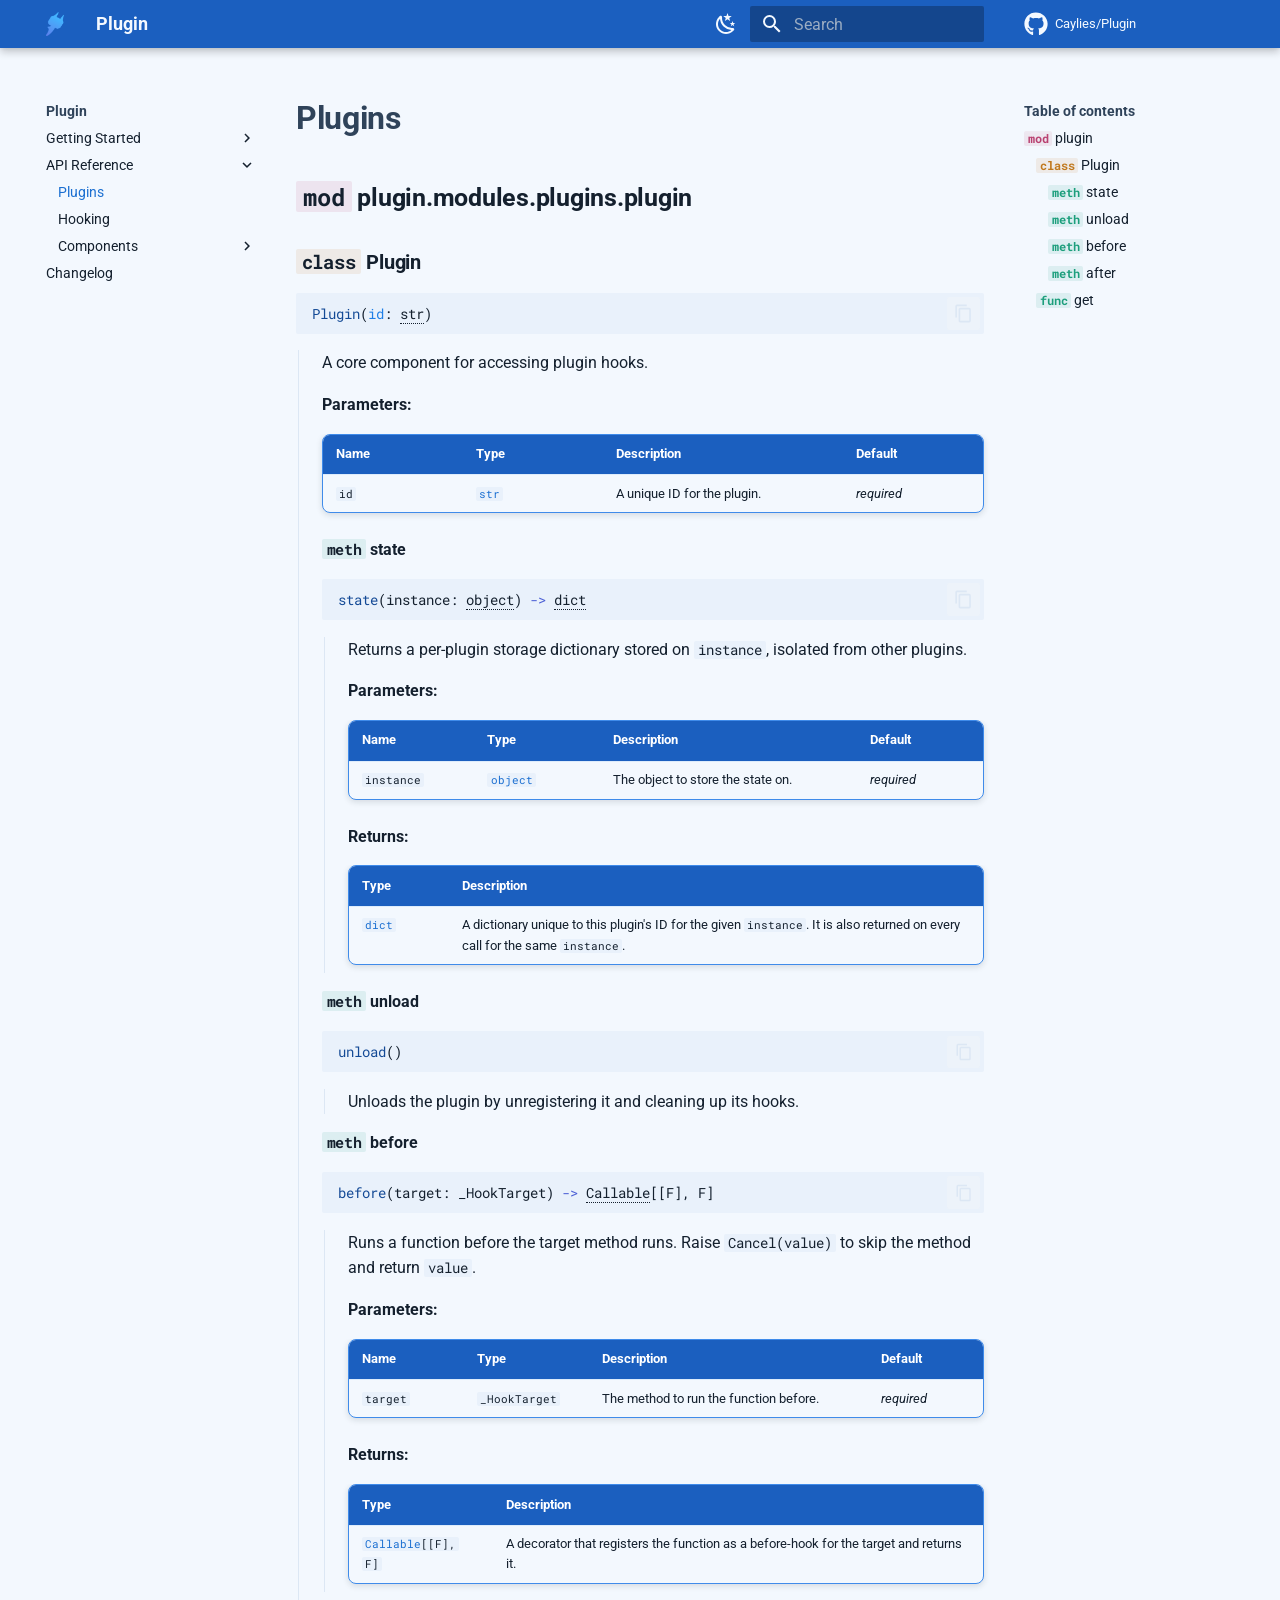
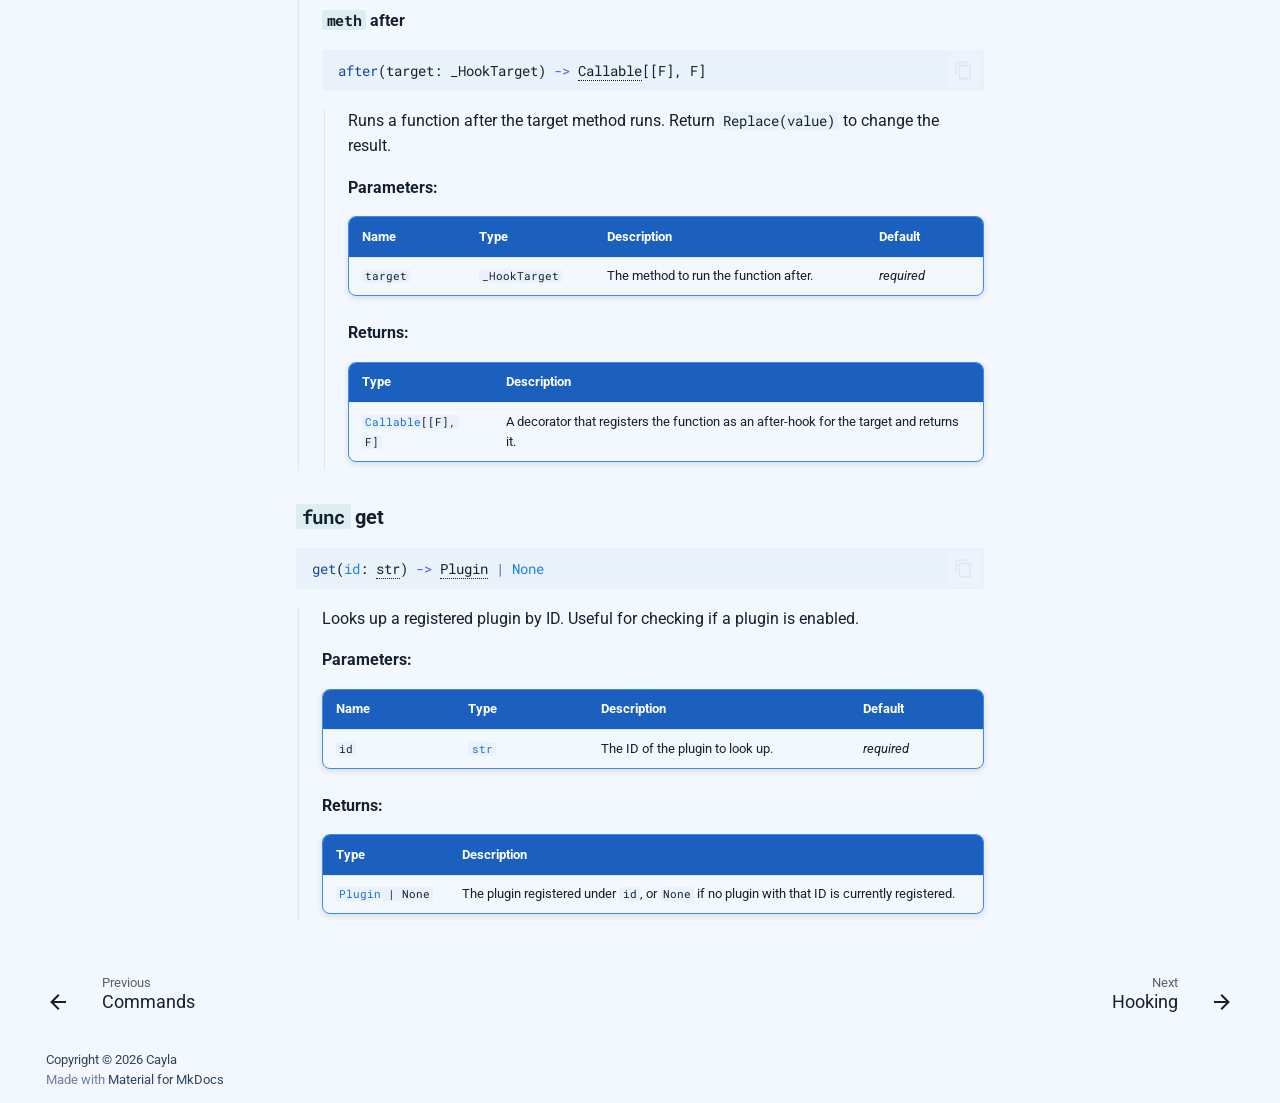
<file: api/plugins/index.html>
<!doctype html>
<html lang="en" class="no-js">
  <head>
    
      <meta charset="utf-8">
      <meta name="viewport" content="width=device-width,initial-scale=1">
      
      
        <meta name="author" content="Cayla">
      
      
      
        <link rel="prev" href="../../getting-started/commands/">
      
      
        <link rel="next" href="../hooking/">
      
      
        
      
      
      <link rel="icon" href="../../assets/logo.png">
      <meta name="generator" content="mkdocs-1.6.1, mkdocs-material-9.7.7">
    
    
      
        <title>Plugins - Plugin</title>
      
    
    
      <link rel="stylesheet" href="../../assets/stylesheets/main.ec1eaa64.min.css">
      
        
        <link rel="stylesheet" href="../../assets/stylesheets/palette.ab4e12ef.min.css">
      
      


    
    
      
    
    
      
        
        
        <link rel="preconnect" href="https://fonts.gstatic.com" crossorigin>
        <link rel="stylesheet" href="https://fonts.googleapis.com/css?family=Roboto:300,300i,400,400i,700,700i%7CRoboto+Mono:400,400i,700,700i&display=fallback">
        <style>:root{--md-text-font:"Roboto";--md-code-font:"Roboto Mono"}</style>
      
    
    
      <link rel="stylesheet" href="../../assets/_mkdocstrings.css">
    
      <link rel="stylesheet" href="../../stylesheets/extra.css">
    
    <script>__md_scope=new URL("../..",location),__md_hash=e=>[...e].reduce(((e,_)=>(e<<5)-e+_.charCodeAt(0)),0),__md_get=(e,_=localStorage,t=__md_scope)=>JSON.parse(_.getItem(t.pathname+"."+e)),__md_set=(e,_,t=localStorage,a=__md_scope)=>{try{t.setItem(a.pathname+"."+e,JSON.stringify(_))}catch(e){}}</script>
    
      

    
    
  </head>
  
  
    
    
      
    
    
    
    
    <body dir="ltr" data-md-color-scheme="plugin" data-md-color-primary="indigo" data-md-color-accent="indigo">
  
    
    <input class="md-toggle" data-md-toggle="drawer" type="checkbox" id="__drawer" autocomplete="off">
    <input class="md-toggle" data-md-toggle="search" type="checkbox" id="__search" autocomplete="off">
    <label class="md-overlay" for="__drawer"></label>
    <div data-md-component="skip">
      
        
        <a href="#plugins" class="md-skip">
          Skip to content
        </a>
      
    </div>
    <div data-md-component="announce">
      
    </div>
    
    
      

  

<header class="md-header md-header--shadow" data-md-component="header">
  <nav class="md-header__inner md-grid" aria-label="Header">
    <a href="../.." title="Plugin" class="md-header__button md-logo" aria-label="Plugin" data-md-component="logo">
      
  <img src="../../assets/logo.png" alt="logo">

    </a>
    <label class="md-header__button md-icon" for="__drawer">
      
      <svg xmlns="http://www.w3.org/2000/svg" viewBox="0 0 24 24"><path d="M3 6h18v2H3zm0 5h18v2H3zm0 5h18v2H3z"/></svg>
    </label>
    <div class="md-header__title" data-md-component="header-title">
      <div class="md-header__ellipsis">
        <div class="md-header__topic">
          <span class="md-ellipsis">
            Plugin
          </span>
        </div>
        <div class="md-header__topic" data-md-component="header-topic">
          <span class="md-ellipsis">
            
              Plugins
            
          </span>
        </div>
      </div>
    </div>
    
      
        <form class="md-header__option" data-md-component="palette">
  
    
    
    
    <input class="md-option" data-md-color-media="(prefers-color-scheme: light)" data-md-color-scheme="plugin" data-md-color-primary="indigo" data-md-color-accent="indigo"  aria-label="Switch to dark mode"  type="radio" name="__palette" id="__palette_0">
    
      <label class="md-header__button md-icon" title="Switch to dark mode" for="__palette_1" hidden>
        <svg xmlns="http://www.w3.org/2000/svg" viewBox="0 0 24 24"><path d="m17.75 4.09-2.53 1.94.91 3.06-2.63-1.81-2.63 1.81.91-3.06-2.53-1.94L12.44 4l1.06-3 1.06 3zm3.5 6.91-1.64 1.25.59 1.98-1.7-1.17-1.7 1.17.59-1.98L15.75 11l2.06-.05L18.5 9l.69 1.95zm-2.28 4.95c.83-.08 1.72 1.1 1.19 1.85-.32.45-.66.87-1.08 1.27C15.17 23 8.84 23 4.94 19.07c-3.91-3.9-3.91-10.24 0-14.14.4-.4.82-.76 1.27-1.08.75-.53 1.93.36 1.85 1.19-.27 2.86.69 5.83 2.89 8.02a9.96 9.96 0 0 0 8.02 2.89m-1.64 2.02a12.08 12.08 0 0 1-7.8-3.47c-2.17-2.19-3.33-5-3.49-7.82-2.81 3.14-2.7 7.96.31 10.98 3.02 3.01 7.84 3.12 10.98.31"/></svg>
      </label>
    
  
    
    
    
    <input class="md-option" data-md-color-media="(prefers-color-scheme: dark)" data-md-color-scheme="plugin-dark" data-md-color-primary="indigo" data-md-color-accent="indigo"  aria-label="Switch to light mode"  type="radio" name="__palette" id="__palette_1">
    
      <label class="md-header__button md-icon" title="Switch to light mode" for="__palette_0" hidden>
        <svg xmlns="http://www.w3.org/2000/svg" viewBox="0 0 24 24"><path d="M12 7a5 5 0 0 1 5 5 5 5 0 0 1-5 5 5 5 0 0 1-5-5 5 5 0 0 1 5-5m0 2a3 3 0 0 0-3 3 3 3 0 0 0 3 3 3 3 0 0 0 3-3 3 3 0 0 0-3-3m0-7 2.39 3.42C13.65 5.15 12.84 5 12 5s-1.65.15-2.39.42zM3.34 7l4.16-.35A7.2 7.2 0 0 0 5.94 8.5c-.44.74-.69 1.5-.83 2.29zm.02 10 1.76-3.77a7.131 7.131 0 0 0 2.38 4.14zM20.65 7l-1.77 3.79a7.02 7.02 0 0 0-2.38-4.15zm-.01 10-4.14.36c.59-.51 1.12-1.14 1.54-1.86.42-.73.69-1.5.83-2.29zM12 22l-2.41-3.44c.74.27 1.55.44 2.41.44.82 0 1.63-.17 2.37-.44z"/></svg>
      </label>
    
  
</form>
      
    
    
      <script>var palette=__md_get("__palette");if(palette&&palette.color){if("(prefers-color-scheme)"===palette.color.media){var media=matchMedia("(prefers-color-scheme: light)"),input=document.querySelector(media.matches?"[data-md-color-media='(prefers-color-scheme: light)']":"[data-md-color-media='(prefers-color-scheme: dark)']");palette.color.media=input.getAttribute("data-md-color-media"),palette.color.scheme=input.getAttribute("data-md-color-scheme"),palette.color.primary=input.getAttribute("data-md-color-primary"),palette.color.accent=input.getAttribute("data-md-color-accent")}for(var[key,value]of Object.entries(palette.color))document.body.setAttribute("data-md-color-"+key,value)}</script>
    
    
    
      
      
        <label class="md-header__button md-icon" for="__search">
          
          <svg xmlns="http://www.w3.org/2000/svg" viewBox="0 0 24 24"><path d="M9.5 3A6.5 6.5 0 0 1 16 9.5c0 1.61-.59 3.09-1.56 4.23l.27.27h.79l5 5-1.5 1.5-5-5v-.79l-.27-.27A6.52 6.52 0 0 1 9.5 16 6.5 6.5 0 0 1 3 9.5 6.5 6.5 0 0 1 9.5 3m0 2C7 5 5 7 5 9.5S7 14 9.5 14 14 12 14 9.5 12 5 9.5 5"/></svg>
        </label>
        <div class="md-search" data-md-component="search" role="dialog">
  <label class="md-search__overlay" for="__search"></label>
  <div class="md-search__inner" role="search">
    <form class="md-search__form" name="search">
      <input type="text" class="md-search__input" name="query" aria-label="Search" placeholder="Search" autocapitalize="off" autocorrect="off" autocomplete="off" spellcheck="false" data-md-component="search-query" required>
      <label class="md-search__icon md-icon" for="__search">
        
        <svg xmlns="http://www.w3.org/2000/svg" viewBox="0 0 24 24"><path d="M9.5 3A6.5 6.5 0 0 1 16 9.5c0 1.61-.59 3.09-1.56 4.23l.27.27h.79l5 5-1.5 1.5-5-5v-.79l-.27-.27A6.52 6.52 0 0 1 9.5 16 6.5 6.5 0 0 1 3 9.5 6.5 6.5 0 0 1 9.5 3m0 2C7 5 5 7 5 9.5S7 14 9.5 14 14 12 14 9.5 12 5 9.5 5"/></svg>
        
        <svg xmlns="http://www.w3.org/2000/svg" viewBox="0 0 24 24"><path d="M20 11v2H8l5.5 5.5-1.42 1.42L4.16 12l7.92-7.92L13.5 5.5 8 11z"/></svg>
      </label>
      <nav class="md-search__options" aria-label="Search">
        
        <button type="reset" class="md-search__icon md-icon" title="Clear" aria-label="Clear" tabindex="-1">
          
          <svg xmlns="http://www.w3.org/2000/svg" viewBox="0 0 24 24"><path d="M19 6.41 17.59 5 12 10.59 6.41 5 5 6.41 10.59 12 5 17.59 6.41 19 12 13.41 17.59 19 19 17.59 13.41 12z"/></svg>
        </button>
      </nav>
      
    </form>
    <div class="md-search__output">
      <div class="md-search__scrollwrap" tabindex="0" data-md-scrollfix>
        <div class="md-search-result" data-md-component="search-result">
          <div class="md-search-result__meta">
            Initializing search
          </div>
          <ol class="md-search-result__list" role="presentation"></ol>
        </div>
      </div>
    </div>
  </div>
</div>
      
    
    
      <div class="md-header__source">
        <a href="https://github.com/Caylies/Plugin" title="Go to repository" class="md-source" data-md-component="source">
  <div class="md-source__icon md-icon">
    
    <svg xmlns="http://www.w3.org/2000/svg" viewBox="0 0 512 512"><!--! Font Awesome Free 7.1.0 by @fontawesome - https://fontawesome.com License - https://fontawesome.com/license/free (Icons: CC BY 4.0, Fonts: SIL OFL 1.1, Code: MIT License) Copyright 2025 Fonticons, Inc.--><path d="M173.9 397.4c0 2-2.3 3.6-5.2 3.6-3.3.3-5.6-1.3-5.6-3.6 0-2 2.3-3.6 5.2-3.6 3-.3 5.6 1.3 5.6 3.6m-31.1-4.5c-.7 2 1.3 4.3 4.3 4.9 2.6 1 5.6 0 6.2-2s-1.3-4.3-4.3-5.2c-2.6-.7-5.5.3-6.2 2.3m44.2-1.7c-2.9.7-4.9 2.6-4.6 4.9.3 2 2.9 3.3 5.9 2.6 2.9-.7 4.9-2.6 4.6-4.6-.3-1.9-3-3.2-5.9-2.9M252.8 8C114.1 8 8 113.3 8 252c0 110.9 69.8 205.8 169.5 239.2 12.8 2.3 17.3-5.6 17.3-12.1 0-6.2-.3-40.4-.3-61.4 0 0-70 15-84.7-29.8 0 0-11.4-29.1-27.8-36.6 0 0-22.9-15.7 1.6-15.4 0 0 24.9 2 38.6 25.8 21.9 38.6 58.6 27.5 72.9 20.9 2.3-16 8.8-27.1 16-33.7-55.9-6.2-112.3-14.3-112.3-110.5 0-27.5 7.6-41.3 23.6-58.9-2.6-6.5-11.1-33.3 2.6-67.9 20.9-6.5 69 27 69 27 20-5.6 41.5-8.5 62.8-8.5s42.8 2.9 62.8 8.5c0 0 48.1-33.6 69-27 13.7 34.7 5.2 61.4 2.6 67.9 16 17.7 25.8 31.5 25.8 58.9 0 96.5-58.9 104.2-114.8 110.5 9.2 7.9 17 22.9 17 46.4 0 33.7-.3 75.4-.3 83.6 0 6.5 4.6 14.4 17.3 12.1C436.2 457.8 504 362.9 504 252 504 113.3 391.5 8 252.8 8M105.2 352.9c-1.3 1-1 3.3.7 5.2 1.6 1.6 3.9 2.3 5.2 1 1.3-1 1-3.3-.7-5.2-1.6-1.6-3.9-2.3-5.2-1m-10.8-8.1c-.7 1.3.3 2.9 2.3 3.9 1.6 1 3.6.7 4.3-.7.7-1.3-.3-2.9-2.3-3.9-2-.6-3.6-.3-4.3.7m32.4 35.6c-1.6 1.3-1 4.3 1.3 6.2 2.3 2.3 5.2 2.6 6.5 1 1.3-1.3.7-4.3-1.3-6.2-2.2-2.3-5.2-2.6-6.5-1m-11.4-14.7c-1.6 1-1.6 3.6 0 5.9s4.3 3.3 5.6 2.3c1.6-1.3 1.6-3.9 0-6.2-1.4-2.3-4-3.3-5.6-2"/></svg>
  </div>
  <div class="md-source__repository">
    Caylies/Plugin
  </div>
</a>
      </div>
    
  </nav>
  
</header>
    
    <div class="md-container" data-md-component="container">
      
      
        
          
        
      
      <main class="md-main" data-md-component="main">
        <div class="md-main__inner md-grid">
          
            
              
              <div class="md-sidebar md-sidebar--primary" data-md-component="sidebar" data-md-type="navigation" >
                <div class="md-sidebar__scrollwrap">
                  <div class="md-sidebar__inner">
                    



<nav class="md-nav md-nav--primary" aria-label="Navigation" data-md-level="0">
  <label class="md-nav__title" for="__drawer">
    <a href="../.." title="Plugin" class="md-nav__button md-logo" aria-label="Plugin" data-md-component="logo">
      
  <img src="../../assets/logo.png" alt="logo">

    </a>
    Plugin
  </label>
  
    <div class="md-nav__source">
      <a href="https://github.com/Caylies/Plugin" title="Go to repository" class="md-source" data-md-component="source">
  <div class="md-source__icon md-icon">
    
    <svg xmlns="http://www.w3.org/2000/svg" viewBox="0 0 512 512"><!--! Font Awesome Free 7.1.0 by @fontawesome - https://fontawesome.com License - https://fontawesome.com/license/free (Icons: CC BY 4.0, Fonts: SIL OFL 1.1, Code: MIT License) Copyright 2025 Fonticons, Inc.--><path d="M173.9 397.4c0 2-2.3 3.6-5.2 3.6-3.3.3-5.6-1.3-5.6-3.6 0-2 2.3-3.6 5.2-3.6 3-.3 5.6 1.3 5.6 3.6m-31.1-4.5c-.7 2 1.3 4.3 4.3 4.9 2.6 1 5.6 0 6.2-2s-1.3-4.3-4.3-5.2c-2.6-.7-5.5.3-6.2 2.3m44.2-1.7c-2.9.7-4.9 2.6-4.6 4.9.3 2 2.9 3.3 5.9 2.6 2.9-.7 4.9-2.6 4.6-4.6-.3-1.9-3-3.2-5.9-2.9M252.8 8C114.1 8 8 113.3 8 252c0 110.9 69.8 205.8 169.5 239.2 12.8 2.3 17.3-5.6 17.3-12.1 0-6.2-.3-40.4-.3-61.4 0 0-70 15-84.7-29.8 0 0-11.4-29.1-27.8-36.6 0 0-22.9-15.7 1.6-15.4 0 0 24.9 2 38.6 25.8 21.9 38.6 58.6 27.5 72.9 20.9 2.3-16 8.8-27.1 16-33.7-55.9-6.2-112.3-14.3-112.3-110.5 0-27.5 7.6-41.3 23.6-58.9-2.6-6.5-11.1-33.3 2.6-67.9 20.9-6.5 69 27 69 27 20-5.6 41.5-8.5 62.8-8.5s42.8 2.9 62.8 8.5c0 0 48.1-33.6 69-27 13.7 34.7 5.2 61.4 2.6 67.9 16 17.7 25.8 31.5 25.8 58.9 0 96.5-58.9 104.2-114.8 110.5 9.2 7.9 17 22.9 17 46.4 0 33.7-.3 75.4-.3 83.6 0 6.5 4.6 14.4 17.3 12.1C436.2 457.8 504 362.9 504 252 504 113.3 391.5 8 252.8 8M105.2 352.9c-1.3 1-1 3.3.7 5.2 1.6 1.6 3.9 2.3 5.2 1 1.3-1 1-3.3-.7-5.2-1.6-1.6-3.9-2.3-5.2-1m-10.8-8.1c-.7 1.3.3 2.9 2.3 3.9 1.6 1 3.6.7 4.3-.7.7-1.3-.3-2.9-2.3-3.9-2-.6-3.6-.3-4.3.7m32.4 35.6c-1.6 1.3-1 4.3 1.3 6.2 2.3 2.3 5.2 2.6 6.5 1 1.3-1.3.7-4.3-1.3-6.2-2.2-2.3-5.2-2.6-6.5-1m-11.4-14.7c-1.6 1-1.6 3.6 0 5.9s4.3 3.3 5.6 2.3c1.6-1.3 1.6-3.9 0-6.2-1.4-2.3-4-3.3-5.6-2"/></svg>
  </div>
  <div class="md-source__repository">
    Caylies/Plugin
  </div>
</a>
    </div>
  
  <ul class="md-nav__list" data-md-scrollfix>
    
      
      
  
  
  
  
    
    
    
    
    
    <li class="md-nav__item md-nav__item--nested">
      
        
        
        <input class="md-nav__toggle md-toggle " type="checkbox" id="__nav_1" >
        
          
          <label class="md-nav__link" for="__nav_1" id="__nav_1_label" tabindex="0">
            
  
  
  <span class="md-ellipsis">
    
  
    Getting Started
  

    
  </span>
  
  

            <span class="md-nav__icon md-icon"></span>
          </label>
        
        <nav class="md-nav" data-md-level="1" aria-labelledby="__nav_1_label" aria-expanded="false">
          <label class="md-nav__title" for="__nav_1">
            <span class="md-nav__icon md-icon"></span>
            
  
    Getting Started
  

          </label>
          <ul class="md-nav__list" data-md-scrollfix>
            
              
                
  
  
  
  
    <li class="md-nav__item">
      <a href="../../getting-started/introduction/" class="md-nav__link">
        
  
  
  <span class="md-ellipsis">
    
  
    Introduction
  

    
  </span>
  
  

      </a>
    </li>
  

              
            
              
                
  
  
  
  
    <li class="md-nav__item">
      <a href="../../getting-started/plugins/" class="md-nav__link">
        
  
  
  <span class="md-ellipsis">
    
  
    Plugins
  

    
  </span>
  
  

      </a>
    </li>
  

              
            
              
                
  
  
  
  
    <li class="md-nav__item">
      <a href="../../getting-started/commands/" class="md-nav__link">
        
  
  
  <span class="md-ellipsis">
    
  
    Commands
  

    
  </span>
  
  

      </a>
    </li>
  

              
            
          </ul>
        </nav>
      
    </li>
  

    
      
      
  
  
    
  
  
  
    
    
    
    
    
    <li class="md-nav__item md-nav__item--active md-nav__item--nested">
      
        
        
        <input class="md-nav__toggle md-toggle " type="checkbox" id="__nav_2" checked>
        
          
          <label class="md-nav__link" for="__nav_2" id="__nav_2_label" tabindex="0">
            
  
  
  <span class="md-ellipsis">
    
  
    API Reference
  

    
  </span>
  
  

            <span class="md-nav__icon md-icon"></span>
          </label>
        
        <nav class="md-nav" data-md-level="1" aria-labelledby="__nav_2_label" aria-expanded="true">
          <label class="md-nav__title" for="__nav_2">
            <span class="md-nav__icon md-icon"></span>
            
  
    API Reference
  

          </label>
          <ul class="md-nav__list" data-md-scrollfix>
            
              
                
  
  
    
  
  
  
    <li class="md-nav__item md-nav__item--active">
      
      <input class="md-nav__toggle md-toggle" type="checkbox" id="__toc">
      
      
        
      
      
        <label class="md-nav__link md-nav__link--active" for="__toc">
          
  
  
  <span class="md-ellipsis">
    
  
    Plugins
  

    
  </span>
  
  

          <span class="md-nav__icon md-icon"></span>
        </label>
      
      <a href="./" class="md-nav__link md-nav__link--active">
        
  
  
  <span class="md-ellipsis">
    
  
    Plugins
  

    
  </span>
  
  

      </a>
      
        

<nav class="md-nav md-nav--secondary" aria-label="Table of contents">
  
  
  
    
  
  
    <label class="md-nav__title" for="__toc">
      <span class="md-nav__icon md-icon"></span>
      Table of contents
    </label>
    <ul class="md-nav__list" data-md-component="toc" data-md-scrollfix>
      
        <li class="md-nav__item">
  <a href="#plugin.modules.plugins.plugin" class="md-nav__link">
    <span class="md-ellipsis">
      
        <code class="doc-symbol doc-symbol-toc doc-symbol-module"></code>&nbsp;plugin
      
    </span>
  </a>
  
    <nav class="md-nav" aria-label=" plugin">
      <ul class="md-nav__list">
        
          <li class="md-nav__item">
  <a href="#plugin.modules.plugins.plugin.Plugin" class="md-nav__link">
    <span class="md-ellipsis">
      
        <code class="doc-symbol doc-symbol-toc doc-symbol-class"></code>&nbsp;Plugin
      
    </span>
  </a>
  
    <nav class="md-nav" aria-label=" Plugin">
      <ul class="md-nav__list">
        
          <li class="md-nav__item">
  <a href="#plugin.modules.plugins.plugin.Plugin.state" class="md-nav__link">
    <span class="md-ellipsis">
      
        <code class="doc-symbol doc-symbol-toc doc-symbol-method"></code>&nbsp;state
      
    </span>
  </a>
  
</li>
        
          <li class="md-nav__item">
  <a href="#plugin.modules.plugins.plugin.Plugin.unload" class="md-nav__link">
    <span class="md-ellipsis">
      
        <code class="doc-symbol doc-symbol-toc doc-symbol-method"></code>&nbsp;unload
      
    </span>
  </a>
  
</li>
        
          <li class="md-nav__item">
  <a href="#plugin.modules.plugins.plugin.Plugin.before" class="md-nav__link">
    <span class="md-ellipsis">
      
        <code class="doc-symbol doc-symbol-toc doc-symbol-method"></code>&nbsp;before
      
    </span>
  </a>
  
</li>
        
          <li class="md-nav__item">
  <a href="#plugin.modules.plugins.plugin.Plugin.after" class="md-nav__link">
    <span class="md-ellipsis">
      
        <code class="doc-symbol doc-symbol-toc doc-symbol-method"></code>&nbsp;after
      
    </span>
  </a>
  
</li>
        
      </ul>
    </nav>
  
</li>
        
          <li class="md-nav__item">
  <a href="#plugin.modules.plugins.plugin.get" class="md-nav__link">
    <span class="md-ellipsis">
      
        <code class="doc-symbol doc-symbol-toc doc-symbol-function"></code>&nbsp;get
      
    </span>
  </a>
  
</li>
        
      </ul>
    </nav>
  
</li>
      
    </ul>
  
</nav>
      
    </li>
  

              
            
              
                
  
  
  
  
    <li class="md-nav__item">
      <a href="../hooking/" class="md-nav__link">
        
  
  
  <span class="md-ellipsis">
    
  
    Hooking
  

    
  </span>
  
  

      </a>
    </li>
  

              
            
              
                
  
  
  
  
    
    
    
    
    
    <li class="md-nav__item md-nav__item--nested">
      
        
        
        <input class="md-nav__toggle md-toggle " type="checkbox" id="__nav_2_3" >
        
          
          <label class="md-nav__link" for="__nav_2_3" id="__nav_2_3_label" tabindex="0">
            
  
  
  <span class="md-ellipsis">
    
  
    Components
  

    
  </span>
  
  

            <span class="md-nav__icon md-icon"></span>
          </label>
        
        <nav class="md-nav" data-md-level="2" aria-labelledby="__nav_2_3_label" aria-expanded="false">
          <label class="md-nav__title" for="__nav_2_3">
            <span class="md-nav__icon md-icon"></span>
            
  
    Components
  

          </label>
          <ul class="md-nav__list" data-md-scrollfix>
            
              
                
  
  
  
  
    <li class="md-nav__item">
      <a href="../countryballs/" class="md-nav__link">
        
  
  
  <span class="md-ellipsis">
    
  
    Countryballs
  

    
  </span>
  
  

      </a>
    </li>
  

              
            
          </ul>
        </nav>
      
    </li>
  

              
            
          </ul>
        </nav>
      
    </li>
  

    
      
      
  
  
  
  
    <li class="md-nav__item">
      <a href="../../changelog/" class="md-nav__link">
        
  
  
  <span class="md-ellipsis">
    
  
    Changelog
  

    
  </span>
  
  

      </a>
    </li>
  

    
  </ul>
</nav>
                  </div>
                </div>
              </div>
            
            
              
              <div class="md-sidebar md-sidebar--secondary" data-md-component="sidebar" data-md-type="toc" >
                <div class="md-sidebar__scrollwrap">
                  <div class="md-sidebar__inner">
                    

<nav class="md-nav md-nav--secondary" aria-label="Table of contents">
  
  
  
    
  
  
    <label class="md-nav__title" for="__toc">
      <span class="md-nav__icon md-icon"></span>
      Table of contents
    </label>
    <ul class="md-nav__list" data-md-component="toc" data-md-scrollfix>
      
        <li class="md-nav__item">
  <a href="#plugin.modules.plugins.plugin" class="md-nav__link">
    <span class="md-ellipsis">
      
        <code class="doc-symbol doc-symbol-toc doc-symbol-module"></code>&nbsp;plugin
      
    </span>
  </a>
  
    <nav class="md-nav" aria-label=" plugin">
      <ul class="md-nav__list">
        
          <li class="md-nav__item">
  <a href="#plugin.modules.plugins.plugin.Plugin" class="md-nav__link">
    <span class="md-ellipsis">
      
        <code class="doc-symbol doc-symbol-toc doc-symbol-class"></code>&nbsp;Plugin
      
    </span>
  </a>
  
    <nav class="md-nav" aria-label=" Plugin">
      <ul class="md-nav__list">
        
          <li class="md-nav__item">
  <a href="#plugin.modules.plugins.plugin.Plugin.state" class="md-nav__link">
    <span class="md-ellipsis">
      
        <code class="doc-symbol doc-symbol-toc doc-symbol-method"></code>&nbsp;state
      
    </span>
  </a>
  
</li>
        
          <li class="md-nav__item">
  <a href="#plugin.modules.plugins.plugin.Plugin.unload" class="md-nav__link">
    <span class="md-ellipsis">
      
        <code class="doc-symbol doc-symbol-toc doc-symbol-method"></code>&nbsp;unload
      
    </span>
  </a>
  
</li>
        
          <li class="md-nav__item">
  <a href="#plugin.modules.plugins.plugin.Plugin.before" class="md-nav__link">
    <span class="md-ellipsis">
      
        <code class="doc-symbol doc-symbol-toc doc-symbol-method"></code>&nbsp;before
      
    </span>
  </a>
  
</li>
        
          <li class="md-nav__item">
  <a href="#plugin.modules.plugins.plugin.Plugin.after" class="md-nav__link">
    <span class="md-ellipsis">
      
        <code class="doc-symbol doc-symbol-toc doc-symbol-method"></code>&nbsp;after
      
    </span>
  </a>
  
</li>
        
      </ul>
    </nav>
  
</li>
        
          <li class="md-nav__item">
  <a href="#plugin.modules.plugins.plugin.get" class="md-nav__link">
    <span class="md-ellipsis">
      
        <code class="doc-symbol doc-symbol-toc doc-symbol-function"></code>&nbsp;get
      
    </span>
  </a>
  
</li>
        
      </ul>
    </nav>
  
</li>
      
    </ul>
  
</nav>
                  </div>
                </div>
              </div>
            
          
          
            <div class="md-content" data-md-component="content">
              
              <article class="md-content__inner md-typeset">
                
                  


  
  


<h1 id="plugins">Plugins</h1>


<div class="doc doc-object doc-module">



<h2 id="plugin.modules.plugins.plugin" class="doc doc-heading">
<code class="doc-symbol doc-symbol-heading doc-symbol-module"></code>            <span class="doc doc-object-name doc-module-name">plugin.modules.plugins.plugin</span>


</h2>

    <div class="doc doc-contents first">










<div class="doc doc-children">









<div class="doc doc-object doc-class">



<h3 id="plugin.modules.plugins.plugin.Plugin" class="doc doc-heading">
<code class="doc-symbol doc-symbol-heading doc-symbol-class"></code>            <span class="doc doc-object-name doc-class-name">Plugin</span>


</h3>
<div class="doc-signature highlight"><pre><span></span><code><a id="__codelineno-0-1" name="__codelineno-0-1" href="#__codelineno-0-1"></a><span class="nf">Plugin</span><span class="p">(</span><span class="nb">id</span><span class="p">:</span> <span class="n"><a class="autorefs autorefs-external" href="https://docs.python.org/3/builtins/stdtypes.html#str">str</a></span><span class="p">)</span>
</code></pre></div>

    <div class="doc doc-contents ">



        <p>A core component for accessing plugin hooks.</p>


<p><span class="doc-section-title">Parameters:</span></p>
    <table>
      <thead>
        <tr>
          <th>Name</th>
          <th>Type</th>
          <th>Description</th>
          <th>Default</th>
        </tr>
      </thead>
      <tbody>
          <tr class="doc-section-item">
            <td>
                <code>id</code>
            </td>
            <td>
                  <code><a class="autorefs autorefs-external" href="https://docs.python.org/3/builtins/stdtypes.html#str">str</a></code>
            </td>
            <td>
              <div class="doc-md-description">
                <p>A unique ID for the plugin.</p>
              </div>
            </td>
            <td>
                <em>required</em>
            </td>
          </tr>
      </tbody>
    </table>











<div class="doc doc-children">










<div class="doc doc-object doc-function">


<h4 id="plugin.modules.plugins.plugin.Plugin.state" class="doc doc-heading">
<code class="doc-symbol doc-symbol-heading doc-symbol-method"></code>            <span class="doc doc-object-name doc-function-name">state</span>


</h4>
<div class="doc-signature highlight"><pre><span></span><code><a id="__codelineno-0-1" name="__codelineno-0-1" href="#__codelineno-0-1"></a><span class="nf">state</span><span class="p">(</span><span class="n">instance</span><span class="p">:</span> <span class="n"><a class="autorefs autorefs-external" href="https://docs.python.org/3/builtins/functions.html#object">object</a></span><span class="p">)</span> <span class="o">-&gt;</span> <span class="n"><a class="autorefs autorefs-external" href="https://docs.python.org/3/builtins/stdtypes.html#dict">dict</a></span>
</code></pre></div>

    <div class="doc doc-contents ">

        <p>Returns a per-plugin storage dictionary stored on <code>instance</code>, isolated from
other plugins.</p>


<p><span class="doc-section-title">Parameters:</span></p>
    <table>
      <thead>
        <tr>
          <th>Name</th>
          <th>Type</th>
          <th>Description</th>
          <th>Default</th>
        </tr>
      </thead>
      <tbody>
          <tr class="doc-section-item">
            <td>
                <code>instance</code>
            </td>
            <td>
                  <code><a class="autorefs autorefs-external" href="https://docs.python.org/3/builtins/functions.html#object">object</a></code>
            </td>
            <td>
              <div class="doc-md-description">
                <p>The object to store the state on.</p>
              </div>
            </td>
            <td>
                <em>required</em>
            </td>
          </tr>
      </tbody>
    </table>


    <p><span class="doc-section-title">Returns:</span></p>
    <table>
      <thead>
        <tr>
          <th>Type</th>
          <th>Description</th>
        </tr>
      </thead>
      <tbody>
          <tr class="doc-section-item">
            <td>
                  <code><a class="autorefs autorefs-external" href="https://docs.python.org/3/builtins/stdtypes.html#dict">dict</a></code>
            </td>
            <td>
              <div class="doc-md-description">
                <p>A dictionary unique to this plugin's ID for the given <code>instance</code>.
It is also returned on every call for the same <code>instance</code>.</p>
              </div>
            </td>
          </tr>
      </tbody>
    </table>


    </div>

</div>

<div class="doc doc-object doc-function">


<h4 id="plugin.modules.plugins.plugin.Plugin.unload" class="doc doc-heading">
<code class="doc-symbol doc-symbol-heading doc-symbol-method"></code>            <span class="doc doc-object-name doc-function-name">unload</span>


</h4>
<div class="doc-signature highlight"><pre><span></span><code><a id="__codelineno-0-1" name="__codelineno-0-1" href="#__codelineno-0-1"></a><span class="nf">unload</span><span class="p">()</span>
</code></pre></div>

    <div class="doc doc-contents ">

        <p>Unloads the plugin by unregistering it and cleaning up its hooks.</p>


    </div>

</div>

<div class="doc doc-object doc-function">


<h4 id="plugin.modules.plugins.plugin.Plugin.before" class="doc doc-heading">
<code class="doc-symbol doc-symbol-heading doc-symbol-method"></code>            <span class="doc doc-object-name doc-function-name">before</span>


</h4>
<div class="doc-signature highlight"><pre><span></span><code><a id="__codelineno-0-1" name="__codelineno-0-1" href="#__codelineno-0-1"></a><span class="nf">before</span><span class="p">(</span><span class="n">target</span><span class="p">:</span> <span class="n"><span title="plugin.modules.plugins.plugin._HookTarget">_HookTarget</span></span><span class="p">)</span> <span class="o">-&gt;</span> <span class="n"><a class="autorefs autorefs-external" title="collections.abc.Callable" href="https://docs.python.org/3/library/collections.abc.html#collections.abc.Callable">Callable</a></span><span class="p">[[</span><span class="n"><span title="plugin.modules.plugins.plugin.Plugin.before[F]">F</span></span><span class="p">],</span> <span class="n"><span title="plugin.modules.plugins.plugin.Plugin.before[F]">F</span></span><span class="p">]</span>
</code></pre></div>

    <div class="doc doc-contents ">

        <p>Runs a function before the target method runs. Raise <code>Cancel(value)</code> to skip the method and return <code>value</code>.</p>


<p><span class="doc-section-title">Parameters:</span></p>
    <table>
      <thead>
        <tr>
          <th>Name</th>
          <th>Type</th>
          <th>Description</th>
          <th>Default</th>
        </tr>
      </thead>
      <tbody>
          <tr class="doc-section-item">
            <td>
                <code>target</code>
            </td>
            <td>
                  <code><span title="plugin.modules.plugins.plugin._HookTarget">_HookTarget</span></code>
            </td>
            <td>
              <div class="doc-md-description">
                <p>The method to run the function before.</p>
              </div>
            </td>
            <td>
                <em>required</em>
            </td>
          </tr>
      </tbody>
    </table>


    <p><span class="doc-section-title">Returns:</span></p>
    <table>
      <thead>
        <tr>
          <th>Type</th>
          <th>Description</th>
        </tr>
      </thead>
      <tbody>
          <tr class="doc-section-item">
            <td>
                  <code><a class="autorefs autorefs-external" title="collections.abc.Callable" href="https://docs.python.org/3/library/collections.abc.html#collections.abc.Callable">Callable</a>[[<span title="plugin.modules.plugins.plugin.Plugin.before[F]">F</span>], <span title="plugin.modules.plugins.plugin.Plugin.before[F]">F</span>]</code>
            </td>
            <td>
              <div class="doc-md-description">
                <p>A decorator that registers the function as a before-hook for the target and returns it.</p>
              </div>
            </td>
          </tr>
      </tbody>
    </table>


    </div>

</div>

<div class="doc doc-object doc-function">


<h4 id="plugin.modules.plugins.plugin.Plugin.after" class="doc doc-heading">
<code class="doc-symbol doc-symbol-heading doc-symbol-method"></code>            <span class="doc doc-object-name doc-function-name">after</span>


</h4>
<div class="doc-signature highlight"><pre><span></span><code><a id="__codelineno-0-1" name="__codelineno-0-1" href="#__codelineno-0-1"></a><span class="nf">after</span><span class="p">(</span><span class="n">target</span><span class="p">:</span> <span class="n"><span title="plugin.modules.plugins.plugin._HookTarget">_HookTarget</span></span><span class="p">)</span> <span class="o">-&gt;</span> <span class="n"><a class="autorefs autorefs-external" title="collections.abc.Callable" href="https://docs.python.org/3/library/collections.abc.html#collections.abc.Callable">Callable</a></span><span class="p">[[</span><span class="n"><span title="plugin.modules.plugins.plugin.Plugin.after[F]">F</span></span><span class="p">],</span> <span class="n"><span title="plugin.modules.plugins.plugin.Plugin.after[F]">F</span></span><span class="p">]</span>
</code></pre></div>

    <div class="doc doc-contents ">

        <p>Runs a function after the target method runs. Return <code>Replace(value)</code> to change the result.</p>


<p><span class="doc-section-title">Parameters:</span></p>
    <table>
      <thead>
        <tr>
          <th>Name</th>
          <th>Type</th>
          <th>Description</th>
          <th>Default</th>
        </tr>
      </thead>
      <tbody>
          <tr class="doc-section-item">
            <td>
                <code>target</code>
            </td>
            <td>
                  <code><span title="plugin.modules.plugins.plugin._HookTarget">_HookTarget</span></code>
            </td>
            <td>
              <div class="doc-md-description">
                <p>The method to run the function after.</p>
              </div>
            </td>
            <td>
                <em>required</em>
            </td>
          </tr>
      </tbody>
    </table>


    <p><span class="doc-section-title">Returns:</span></p>
    <table>
      <thead>
        <tr>
          <th>Type</th>
          <th>Description</th>
        </tr>
      </thead>
      <tbody>
          <tr class="doc-section-item">
            <td>
                  <code><a class="autorefs autorefs-external" title="collections.abc.Callable" href="https://docs.python.org/3/library/collections.abc.html#collections.abc.Callable">Callable</a>[[<span title="plugin.modules.plugins.plugin.Plugin.after[F]">F</span>], <span title="plugin.modules.plugins.plugin.Plugin.after[F]">F</span>]</code>
            </td>
            <td>
              <div class="doc-md-description">
                <p>A decorator that registers the function as an after-hook for the target and returns it.</p>
              </div>
            </td>
          </tr>
      </tbody>
    </table>


    </div>

</div>



  </div>

    </div>

</div>


<div class="doc doc-object doc-function">


<h3 id="plugin.modules.plugins.plugin.get" class="doc doc-heading">
<code class="doc-symbol doc-symbol-heading doc-symbol-function"></code>            <span class="doc doc-object-name doc-function-name">get</span>


</h3>
<div class="doc-signature highlight"><pre><span></span><code><a id="__codelineno-0-1" name="__codelineno-0-1" href="#__codelineno-0-1"></a><span class="nf">get</span><span class="p">(</span><span class="nb">id</span><span class="p">:</span> <span class="n"><a class="autorefs autorefs-external" href="https://docs.python.org/3/builtins/stdtypes.html#str">str</a></span><span class="p">)</span> <span class="o">-&gt;</span> <span class="n"><a class="autorefs autorefs-internal" title="            Plugin (plugin.modules.plugins.plugin.Plugin)" href="#plugin.modules.plugins.plugin.Plugin">Plugin</a></span> <span class="o">|</span> <span class="kc">None</span>
</code></pre></div>

    <div class="doc doc-contents ">

        <p>Looks up a registered plugin by ID. Useful for checking if a plugin is enabled.</p>


<p><span class="doc-section-title">Parameters:</span></p>
    <table>
      <thead>
        <tr>
          <th>Name</th>
          <th>Type</th>
          <th>Description</th>
          <th>Default</th>
        </tr>
      </thead>
      <tbody>
          <tr class="doc-section-item">
            <td>
                <code>id</code>
            </td>
            <td>
                  <code><a class="autorefs autorefs-external" href="https://docs.python.org/3/builtins/stdtypes.html#str">str</a></code>
            </td>
            <td>
              <div class="doc-md-description">
                <p>The ID of the plugin to look up.</p>
              </div>
            </td>
            <td>
                <em>required</em>
            </td>
          </tr>
      </tbody>
    </table>


    <p><span class="doc-section-title">Returns:</span></p>
    <table>
      <thead>
        <tr>
          <th>Type</th>
          <th>Description</th>
        </tr>
      </thead>
      <tbody>
          <tr class="doc-section-item">
            <td>
                  <code><a class="autorefs autorefs-internal" title="            Plugin (plugin.modules.plugins.plugin.Plugin)" href="#plugin.modules.plugins.plugin.Plugin">Plugin</a> | None</code>
            </td>
            <td>
              <div class="doc-md-description">
                <p>The plugin registered under <code>id</code>, or <code>None</code> if no plugin with that ID is
currently registered.</p>
              </div>
            </td>
          </tr>
      </tbody>
    </table>


    </div>

</div>



  </div>

    </div>

</div>












                
              </article>
            </div>
          
          
<script>var target=document.getElementById(location.hash.slice(1));target&&target.name&&(target.checked=target.name.startsWith("__tabbed_"))</script>
        </div>
        
      </main>
      
        <footer class="md-footer">
  
    
      
      <nav class="md-footer__inner md-grid" aria-label="Footer" >
        
          
          <a href="../../getting-started/commands/" class="md-footer__link md-footer__link--prev" aria-label="Previous: Commands">
            <div class="md-footer__button md-icon">
              
              <svg xmlns="http://www.w3.org/2000/svg" viewBox="0 0 24 24"><path d="M20 11v2H8l5.5 5.5-1.42 1.42L4.16 12l7.92-7.92L13.5 5.5 8 11z"/></svg>
            </div>
            <div class="md-footer__title">
              <span class="md-footer__direction">
                Previous
              </span>
              <div class="md-ellipsis">
                Commands
              </div>
            </div>
          </a>
        
        
          
          <a href="../hooking/" class="md-footer__link md-footer__link--next" aria-label="Next: Hooking">
            <div class="md-footer__title">
              <span class="md-footer__direction">
                Next
              </span>
              <div class="md-ellipsis">
                Hooking
              </div>
            </div>
            <div class="md-footer__button md-icon">
              
              <svg xmlns="http://www.w3.org/2000/svg" viewBox="0 0 24 24"><path d="M4 11v2h12l-5.5 5.5 1.42 1.42L19.84 12l-7.92-7.92L10.5 5.5 16 11z"/></svg>
            </div>
          </a>
        
      </nav>
    
  
  <div class="md-footer-meta md-typeset">
    <div class="md-footer-meta__inner md-grid">
      <div class="md-copyright">
  
    <div class="md-copyright__highlight">
      Copyright &copy; 2026 Cayla
    </div>
  
  
    Made with
    <a href="https://squidfunk.github.io/mkdocs-material/" target="_blank" rel="noopener">
      Material for MkDocs
    </a>
  
</div>
      
    </div>
  </div>
</footer>
      
    </div>
    <div class="md-dialog" data-md-component="dialog">
      <div class="md-dialog__inner md-typeset"></div>
    </div>
    
    
    
      
      
      <script id="__config" type="application/json">{"annotate": null, "base": "../..", "features": ["content.code.copy", "content.code.annotate", "content.code.select", "navigation.footer", "toc.follow"], "search": "../../assets/javascripts/workers/search.2c215733.min.js", "tags": null, "translations": {"clipboard.copied": "Copied to clipboard", "clipboard.copy": "Copy to clipboard", "search.result.more.one": "1 more on this page", "search.result.more.other": "# more on this page", "search.result.none": "No matching documents", "search.result.one": "1 matching document", "search.result.other": "# matching documents", "search.result.placeholder": "Type to start searching", "search.result.term.missing": "Missing", "select.version": "Select version"}, "version": null}</script>
    
    
      <script src="../../assets/javascripts/bundle.d7400e89.min.js"></script>
      
    
  </body>
</html>
</file>
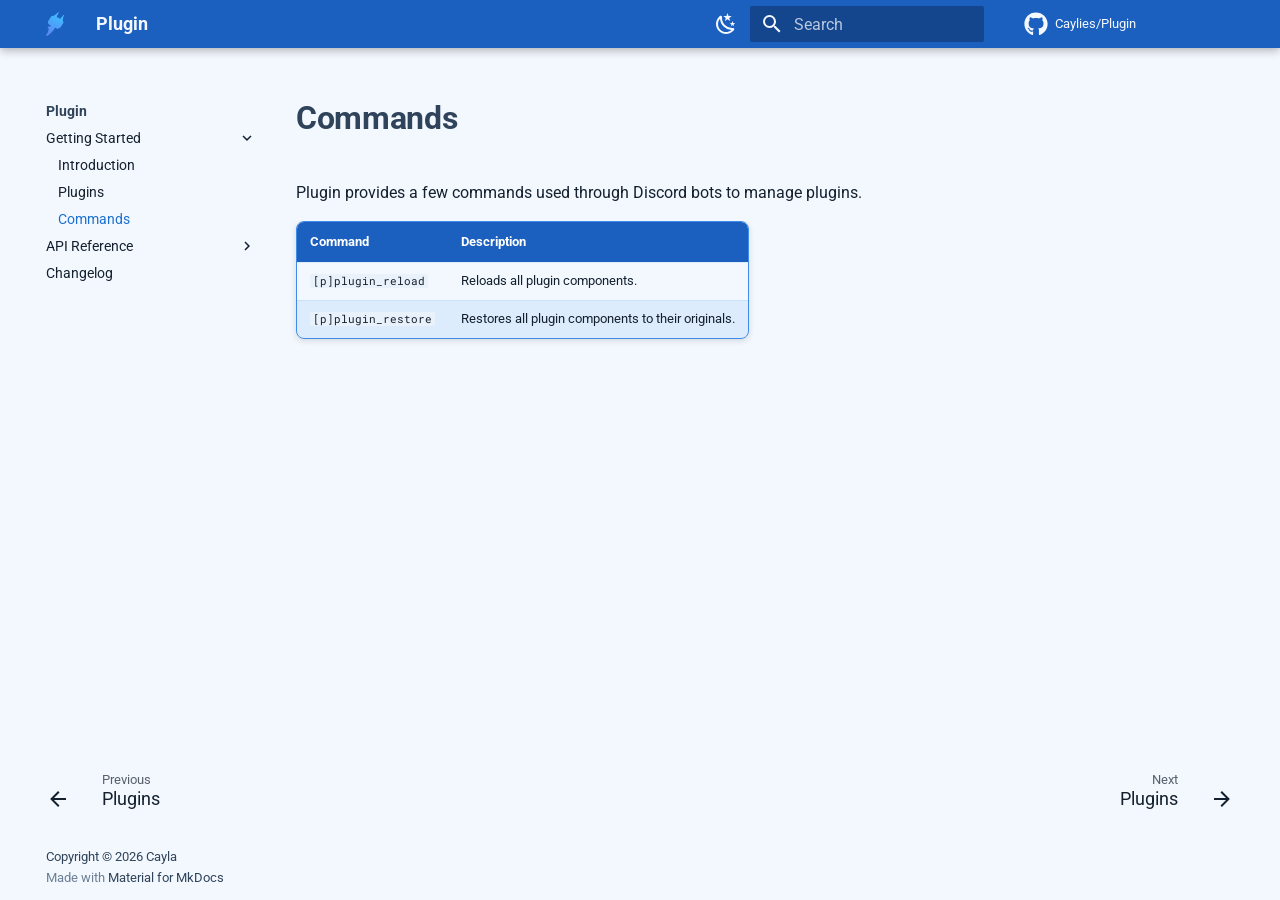
<file: getting-started/commands/index.html>
<!doctype html>
<html lang="en" class="no-js">
  <head>
    
      <meta charset="utf-8">
      <meta name="viewport" content="width=device-width,initial-scale=1">
      
      
        <meta name="author" content="Cayla">
      
      
      
        <link rel="prev" href="../plugins/">
      
      
        <link rel="next" href="../../api/plugins/">
      
      
        
      
      
      <link rel="icon" href="../../assets/logo.png">
      <meta name="generator" content="mkdocs-1.6.1, mkdocs-material-9.7.7">
    
    
      
        <title>Commands - Plugin</title>
      
    
    
      <link rel="stylesheet" href="../../assets/stylesheets/main.ec1eaa64.min.css">
      
        
        <link rel="stylesheet" href="../../assets/stylesheets/palette.ab4e12ef.min.css">
      
      


    
    
      
    
    
      
        
        
        <link rel="preconnect" href="https://fonts.gstatic.com" crossorigin>
        <link rel="stylesheet" href="https://fonts.googleapis.com/css?family=Roboto:300,300i,400,400i,700,700i%7CRoboto+Mono:400,400i,700,700i&display=fallback">
        <style>:root{--md-text-font:"Roboto";--md-code-font:"Roboto Mono"}</style>
      
    
    
      <link rel="stylesheet" href="../../assets/_mkdocstrings.css">
    
      <link rel="stylesheet" href="../../stylesheets/extra.css">
    
    <script>__md_scope=new URL("../..",location),__md_hash=e=>[...e].reduce(((e,_)=>(e<<5)-e+_.charCodeAt(0)),0),__md_get=(e,_=localStorage,t=__md_scope)=>JSON.parse(_.getItem(t.pathname+"."+e)),__md_set=(e,_,t=localStorage,a=__md_scope)=>{try{t.setItem(a.pathname+"."+e,JSON.stringify(_))}catch(e){}}</script>
    
      

    
    
  </head>
  
  
    
    
      
    
    
    
    
    <body dir="ltr" data-md-color-scheme="plugin" data-md-color-primary="indigo" data-md-color-accent="indigo">
  
    
    <input class="md-toggle" data-md-toggle="drawer" type="checkbox" id="__drawer" autocomplete="off">
    <input class="md-toggle" data-md-toggle="search" type="checkbox" id="__search" autocomplete="off">
    <label class="md-overlay" for="__drawer"></label>
    <div data-md-component="skip">
      
        
        <a href="#commands" class="md-skip">
          Skip to content
        </a>
      
    </div>
    <div data-md-component="announce">
      
    </div>
    
    
      

  

<header class="md-header md-header--shadow" data-md-component="header">
  <nav class="md-header__inner md-grid" aria-label="Header">
    <a href="../.." title="Plugin" class="md-header__button md-logo" aria-label="Plugin" data-md-component="logo">
      
  <img src="../../assets/logo.png" alt="logo">

    </a>
    <label class="md-header__button md-icon" for="__drawer">
      
      <svg xmlns="http://www.w3.org/2000/svg" viewBox="0 0 24 24"><path d="M3 6h18v2H3zm0 5h18v2H3zm0 5h18v2H3z"/></svg>
    </label>
    <div class="md-header__title" data-md-component="header-title">
      <div class="md-header__ellipsis">
        <div class="md-header__topic">
          <span class="md-ellipsis">
            Plugin
          </span>
        </div>
        <div class="md-header__topic" data-md-component="header-topic">
          <span class="md-ellipsis">
            
              Commands
            
          </span>
        </div>
      </div>
    </div>
    
      
        <form class="md-header__option" data-md-component="palette">
  
    
    
    
    <input class="md-option" data-md-color-media="(prefers-color-scheme: light)" data-md-color-scheme="plugin" data-md-color-primary="indigo" data-md-color-accent="indigo"  aria-label="Switch to dark mode"  type="radio" name="__palette" id="__palette_0">
    
      <label class="md-header__button md-icon" title="Switch to dark mode" for="__palette_1" hidden>
        <svg xmlns="http://www.w3.org/2000/svg" viewBox="0 0 24 24"><path d="m17.75 4.09-2.53 1.94.91 3.06-2.63-1.81-2.63 1.81.91-3.06-2.53-1.94L12.44 4l1.06-3 1.06 3zm3.5 6.91-1.64 1.25.59 1.98-1.7-1.17-1.7 1.17.59-1.98L15.75 11l2.06-.05L18.5 9l.69 1.95zm-2.28 4.95c.83-.08 1.72 1.1 1.19 1.85-.32.45-.66.87-1.08 1.27C15.17 23 8.84 23 4.94 19.07c-3.91-3.9-3.91-10.24 0-14.14.4-.4.82-.76 1.27-1.08.75-.53 1.93.36 1.85 1.19-.27 2.86.69 5.83 2.89 8.02a9.96 9.96 0 0 0 8.02 2.89m-1.64 2.02a12.08 12.08 0 0 1-7.8-3.47c-2.17-2.19-3.33-5-3.49-7.82-2.81 3.14-2.7 7.96.31 10.98 3.02 3.01 7.84 3.12 10.98.31"/></svg>
      </label>
    
  
    
    
    
    <input class="md-option" data-md-color-media="(prefers-color-scheme: dark)" data-md-color-scheme="plugin-dark" data-md-color-primary="indigo" data-md-color-accent="indigo"  aria-label="Switch to light mode"  type="radio" name="__palette" id="__palette_1">
    
      <label class="md-header__button md-icon" title="Switch to light mode" for="__palette_0" hidden>
        <svg xmlns="http://www.w3.org/2000/svg" viewBox="0 0 24 24"><path d="M12 7a5 5 0 0 1 5 5 5 5 0 0 1-5 5 5 5 0 0 1-5-5 5 5 0 0 1 5-5m0 2a3 3 0 0 0-3 3 3 3 0 0 0 3 3 3 3 0 0 0 3-3 3 3 0 0 0-3-3m0-7 2.39 3.42C13.65 5.15 12.84 5 12 5s-1.65.15-2.39.42zM3.34 7l4.16-.35A7.2 7.2 0 0 0 5.94 8.5c-.44.74-.69 1.5-.83 2.29zm.02 10 1.76-3.77a7.131 7.131 0 0 0 2.38 4.14zM20.65 7l-1.77 3.79a7.02 7.02 0 0 0-2.38-4.15zm-.01 10-4.14.36c.59-.51 1.12-1.14 1.54-1.86.42-.73.69-1.5.83-2.29zM12 22l-2.41-3.44c.74.27 1.55.44 2.41.44.82 0 1.63-.17 2.37-.44z"/></svg>
      </label>
    
  
</form>
      
    
    
      <script>var palette=__md_get("__palette");if(palette&&palette.color){if("(prefers-color-scheme)"===palette.color.media){var media=matchMedia("(prefers-color-scheme: light)"),input=document.querySelector(media.matches?"[data-md-color-media='(prefers-color-scheme: light)']":"[data-md-color-media='(prefers-color-scheme: dark)']");palette.color.media=input.getAttribute("data-md-color-media"),palette.color.scheme=input.getAttribute("data-md-color-scheme"),palette.color.primary=input.getAttribute("data-md-color-primary"),palette.color.accent=input.getAttribute("data-md-color-accent")}for(var[key,value]of Object.entries(palette.color))document.body.setAttribute("data-md-color-"+key,value)}</script>
    
    
    
      
      
        <label class="md-header__button md-icon" for="__search">
          
          <svg xmlns="http://www.w3.org/2000/svg" viewBox="0 0 24 24"><path d="M9.5 3A6.5 6.5 0 0 1 16 9.5c0 1.61-.59 3.09-1.56 4.23l.27.27h.79l5 5-1.5 1.5-5-5v-.79l-.27-.27A6.52 6.52 0 0 1 9.5 16 6.5 6.5 0 0 1 3 9.5 6.5 6.5 0 0 1 9.5 3m0 2C7 5 5 7 5 9.5S7 14 9.5 14 14 12 14 9.5 12 5 9.5 5"/></svg>
        </label>
        <div class="md-search" data-md-component="search" role="dialog">
  <label class="md-search__overlay" for="__search"></label>
  <div class="md-search__inner" role="search">
    <form class="md-search__form" name="search">
      <input type="text" class="md-search__input" name="query" aria-label="Search" placeholder="Search" autocapitalize="off" autocorrect="off" autocomplete="off" spellcheck="false" data-md-component="search-query" required>
      <label class="md-search__icon md-icon" for="__search">
        
        <svg xmlns="http://www.w3.org/2000/svg" viewBox="0 0 24 24"><path d="M9.5 3A6.5 6.5 0 0 1 16 9.5c0 1.61-.59 3.09-1.56 4.23l.27.27h.79l5 5-1.5 1.5-5-5v-.79l-.27-.27A6.52 6.52 0 0 1 9.5 16 6.5 6.5 0 0 1 3 9.5 6.5 6.5 0 0 1 9.5 3m0 2C7 5 5 7 5 9.5S7 14 9.5 14 14 12 14 9.5 12 5 9.5 5"/></svg>
        
        <svg xmlns="http://www.w3.org/2000/svg" viewBox="0 0 24 24"><path d="M20 11v2H8l5.5 5.5-1.42 1.42L4.16 12l7.92-7.92L13.5 5.5 8 11z"/></svg>
      </label>
      <nav class="md-search__options" aria-label="Search">
        
        <button type="reset" class="md-search__icon md-icon" title="Clear" aria-label="Clear" tabindex="-1">
          
          <svg xmlns="http://www.w3.org/2000/svg" viewBox="0 0 24 24"><path d="M19 6.41 17.59 5 12 10.59 6.41 5 5 6.41 10.59 12 5 17.59 6.41 19 12 13.41 17.59 19 19 17.59 13.41 12z"/></svg>
        </button>
      </nav>
      
    </form>
    <div class="md-search__output">
      <div class="md-search__scrollwrap" tabindex="0" data-md-scrollfix>
        <div class="md-search-result" data-md-component="search-result">
          <div class="md-search-result__meta">
            Initializing search
          </div>
          <ol class="md-search-result__list" role="presentation"></ol>
        </div>
      </div>
    </div>
  </div>
</div>
      
    
    
      <div class="md-header__source">
        <a href="https://github.com/Caylies/Plugin" title="Go to repository" class="md-source" data-md-component="source">
  <div class="md-source__icon md-icon">
    
    <svg xmlns="http://www.w3.org/2000/svg" viewBox="0 0 512 512"><!--! Font Awesome Free 7.1.0 by @fontawesome - https://fontawesome.com License - https://fontawesome.com/license/free (Icons: CC BY 4.0, Fonts: SIL OFL 1.1, Code: MIT License) Copyright 2025 Fonticons, Inc.--><path d="M173.9 397.4c0 2-2.3 3.6-5.2 3.6-3.3.3-5.6-1.3-5.6-3.6 0-2 2.3-3.6 5.2-3.6 3-.3 5.6 1.3 5.6 3.6m-31.1-4.5c-.7 2 1.3 4.3 4.3 4.9 2.6 1 5.6 0 6.2-2s-1.3-4.3-4.3-5.2c-2.6-.7-5.5.3-6.2 2.3m44.2-1.7c-2.9.7-4.9 2.6-4.6 4.9.3 2 2.9 3.3 5.9 2.6 2.9-.7 4.9-2.6 4.6-4.6-.3-1.9-3-3.2-5.9-2.9M252.8 8C114.1 8 8 113.3 8 252c0 110.9 69.8 205.8 169.5 239.2 12.8 2.3 17.3-5.6 17.3-12.1 0-6.2-.3-40.4-.3-61.4 0 0-70 15-84.7-29.8 0 0-11.4-29.1-27.8-36.6 0 0-22.9-15.7 1.6-15.4 0 0 24.9 2 38.6 25.8 21.9 38.6 58.6 27.5 72.9 20.9 2.3-16 8.8-27.1 16-33.7-55.9-6.2-112.3-14.3-112.3-110.5 0-27.5 7.6-41.3 23.6-58.9-2.6-6.5-11.1-33.3 2.6-67.9 20.9-6.5 69 27 69 27 20-5.6 41.5-8.5 62.8-8.5s42.8 2.9 62.8 8.5c0 0 48.1-33.6 69-27 13.7 34.7 5.2 61.4 2.6 67.9 16 17.7 25.8 31.5 25.8 58.9 0 96.5-58.9 104.2-114.8 110.5 9.2 7.9 17 22.9 17 46.4 0 33.7-.3 75.4-.3 83.6 0 6.5 4.6 14.4 17.3 12.1C436.2 457.8 504 362.9 504 252 504 113.3 391.5 8 252.8 8M105.2 352.9c-1.3 1-1 3.3.7 5.2 1.6 1.6 3.9 2.3 5.2 1 1.3-1 1-3.3-.7-5.2-1.6-1.6-3.9-2.3-5.2-1m-10.8-8.1c-.7 1.3.3 2.9 2.3 3.9 1.6 1 3.6.7 4.3-.7.7-1.3-.3-2.9-2.3-3.9-2-.6-3.6-.3-4.3.7m32.4 35.6c-1.6 1.3-1 4.3 1.3 6.2 2.3 2.3 5.2 2.6 6.5 1 1.3-1.3.7-4.3-1.3-6.2-2.2-2.3-5.2-2.6-6.5-1m-11.4-14.7c-1.6 1-1.6 3.6 0 5.9s4.3 3.3 5.6 2.3c1.6-1.3 1.6-3.9 0-6.2-1.4-2.3-4-3.3-5.6-2"/></svg>
  </div>
  <div class="md-source__repository">
    Caylies/Plugin
  </div>
</a>
      </div>
    
  </nav>
  
</header>
    
    <div class="md-container" data-md-component="container">
      
      
        
          
        
      
      <main class="md-main" data-md-component="main">
        <div class="md-main__inner md-grid">
          
            
              
              <div class="md-sidebar md-sidebar--primary" data-md-component="sidebar" data-md-type="navigation" >
                <div class="md-sidebar__scrollwrap">
                  <div class="md-sidebar__inner">
                    



<nav class="md-nav md-nav--primary" aria-label="Navigation" data-md-level="0">
  <label class="md-nav__title" for="__drawer">
    <a href="../.." title="Plugin" class="md-nav__button md-logo" aria-label="Plugin" data-md-component="logo">
      
  <img src="../../assets/logo.png" alt="logo">

    </a>
    Plugin
  </label>
  
    <div class="md-nav__source">
      <a href="https://github.com/Caylies/Plugin" title="Go to repository" class="md-source" data-md-component="source">
  <div class="md-source__icon md-icon">
    
    <svg xmlns="http://www.w3.org/2000/svg" viewBox="0 0 512 512"><!--! Font Awesome Free 7.1.0 by @fontawesome - https://fontawesome.com License - https://fontawesome.com/license/free (Icons: CC BY 4.0, Fonts: SIL OFL 1.1, Code: MIT License) Copyright 2025 Fonticons, Inc.--><path d="M173.9 397.4c0 2-2.3 3.6-5.2 3.6-3.3.3-5.6-1.3-5.6-3.6 0-2 2.3-3.6 5.2-3.6 3-.3 5.6 1.3 5.6 3.6m-31.1-4.5c-.7 2 1.3 4.3 4.3 4.9 2.6 1 5.6 0 6.2-2s-1.3-4.3-4.3-5.2c-2.6-.7-5.5.3-6.2 2.3m44.2-1.7c-2.9.7-4.9 2.6-4.6 4.9.3 2 2.9 3.3 5.9 2.6 2.9-.7 4.9-2.6 4.6-4.6-.3-1.9-3-3.2-5.9-2.9M252.8 8C114.1 8 8 113.3 8 252c0 110.9 69.8 205.8 169.5 239.2 12.8 2.3 17.3-5.6 17.3-12.1 0-6.2-.3-40.4-.3-61.4 0 0-70 15-84.7-29.8 0 0-11.4-29.1-27.8-36.6 0 0-22.9-15.7 1.6-15.4 0 0 24.9 2 38.6 25.8 21.9 38.6 58.6 27.5 72.9 20.9 2.3-16 8.8-27.1 16-33.7-55.9-6.2-112.3-14.3-112.3-110.5 0-27.5 7.6-41.3 23.6-58.9-2.6-6.5-11.1-33.3 2.6-67.9 20.9-6.5 69 27 69 27 20-5.6 41.5-8.5 62.8-8.5s42.8 2.9 62.8 8.5c0 0 48.1-33.6 69-27 13.7 34.7 5.2 61.4 2.6 67.9 16 17.7 25.8 31.5 25.8 58.9 0 96.5-58.9 104.2-114.8 110.5 9.2 7.9 17 22.9 17 46.4 0 33.7-.3 75.4-.3 83.6 0 6.5 4.6 14.4 17.3 12.1C436.2 457.8 504 362.9 504 252 504 113.3 391.5 8 252.8 8M105.2 352.9c-1.3 1-1 3.3.7 5.2 1.6 1.6 3.9 2.3 5.2 1 1.3-1 1-3.3-.7-5.2-1.6-1.6-3.9-2.3-5.2-1m-10.8-8.1c-.7 1.3.3 2.9 2.3 3.9 1.6 1 3.6.7 4.3-.7.7-1.3-.3-2.9-2.3-3.9-2-.6-3.6-.3-4.3.7m32.4 35.6c-1.6 1.3-1 4.3 1.3 6.2 2.3 2.3 5.2 2.6 6.5 1 1.3-1.3.7-4.3-1.3-6.2-2.2-2.3-5.2-2.6-6.5-1m-11.4-14.7c-1.6 1-1.6 3.6 0 5.9s4.3 3.3 5.6 2.3c1.6-1.3 1.6-3.9 0-6.2-1.4-2.3-4-3.3-5.6-2"/></svg>
  </div>
  <div class="md-source__repository">
    Caylies/Plugin
  </div>
</a>
    </div>
  
  <ul class="md-nav__list" data-md-scrollfix>
    
      
      
  
  
    
  
  
  
    
    
    
    
    
    <li class="md-nav__item md-nav__item--active md-nav__item--nested">
      
        
        
        <input class="md-nav__toggle md-toggle " type="checkbox" id="__nav_1" checked>
        
          
          <label class="md-nav__link" for="__nav_1" id="__nav_1_label" tabindex="0">
            
  
  
  <span class="md-ellipsis">
    
  
    Getting Started
  

    
  </span>
  
  

            <span class="md-nav__icon md-icon"></span>
          </label>
        
        <nav class="md-nav" data-md-level="1" aria-labelledby="__nav_1_label" aria-expanded="true">
          <label class="md-nav__title" for="__nav_1">
            <span class="md-nav__icon md-icon"></span>
            
  
    Getting Started
  

          </label>
          <ul class="md-nav__list" data-md-scrollfix>
            
              
                
  
  
  
  
    <li class="md-nav__item">
      <a href="../introduction/" class="md-nav__link">
        
  
  
  <span class="md-ellipsis">
    
  
    Introduction
  

    
  </span>
  
  

      </a>
    </li>
  

              
            
              
                
  
  
  
  
    <li class="md-nav__item">
      <a href="../plugins/" class="md-nav__link">
        
  
  
  <span class="md-ellipsis">
    
  
    Plugins
  

    
  </span>
  
  

      </a>
    </li>
  

              
            
              
                
  
  
    
  
  
  
    <li class="md-nav__item md-nav__item--active">
      
      <input class="md-nav__toggle md-toggle" type="checkbox" id="__toc">
      
      
        
      
      
      <a href="./" class="md-nav__link md-nav__link--active">
        
  
  
  <span class="md-ellipsis">
    
  
    Commands
  

    
  </span>
  
  

      </a>
      
    </li>
  

              
            
          </ul>
        </nav>
      
    </li>
  

    
      
      
  
  
  
  
    
    
    
    
    
    <li class="md-nav__item md-nav__item--nested">
      
        
        
        <input class="md-nav__toggle md-toggle " type="checkbox" id="__nav_2" >
        
          
          <label class="md-nav__link" for="__nav_2" id="__nav_2_label" tabindex="0">
            
  
  
  <span class="md-ellipsis">
    
  
    API Reference
  

    
  </span>
  
  

            <span class="md-nav__icon md-icon"></span>
          </label>
        
        <nav class="md-nav" data-md-level="1" aria-labelledby="__nav_2_label" aria-expanded="false">
          <label class="md-nav__title" for="__nav_2">
            <span class="md-nav__icon md-icon"></span>
            
  
    API Reference
  

          </label>
          <ul class="md-nav__list" data-md-scrollfix>
            
              
                
  
  
  
  
    <li class="md-nav__item">
      <a href="../../api/plugins/" class="md-nav__link">
        
  
  
  <span class="md-ellipsis">
    
  
    Plugins
  

    
  </span>
  
  

      </a>
    </li>
  

              
            
              
                
  
  
  
  
    <li class="md-nav__item">
      <a href="../../api/hooking/" class="md-nav__link">
        
  
  
  <span class="md-ellipsis">
    
  
    Hooking
  

    
  </span>
  
  

      </a>
    </li>
  

              
            
              
                
  
  
  
  
    
    
    
    
    
    <li class="md-nav__item md-nav__item--nested">
      
        
        
        <input class="md-nav__toggle md-toggle " type="checkbox" id="__nav_2_3" >
        
          
          <label class="md-nav__link" for="__nav_2_3" id="__nav_2_3_label" tabindex="0">
            
  
  
  <span class="md-ellipsis">
    
  
    Components
  

    
  </span>
  
  

            <span class="md-nav__icon md-icon"></span>
          </label>
        
        <nav class="md-nav" data-md-level="2" aria-labelledby="__nav_2_3_label" aria-expanded="false">
          <label class="md-nav__title" for="__nav_2_3">
            <span class="md-nav__icon md-icon"></span>
            
  
    Components
  

          </label>
          <ul class="md-nav__list" data-md-scrollfix>
            
              
                
  
  
  
  
    <li class="md-nav__item">
      <a href="../../api/countryballs/" class="md-nav__link">
        
  
  
  <span class="md-ellipsis">
    
  
    Countryballs
  

    
  </span>
  
  

      </a>
    </li>
  

              
            
          </ul>
        </nav>
      
    </li>
  

              
            
          </ul>
        </nav>
      
    </li>
  

    
      
      
  
  
  
  
    <li class="md-nav__item">
      <a href="../../changelog/" class="md-nav__link">
        
  
  
  <span class="md-ellipsis">
    
  
    Changelog
  

    
  </span>
  
  

      </a>
    </li>
  

    
  </ul>
</nav>
                  </div>
                </div>
              </div>
            
            
              
              <div class="md-sidebar md-sidebar--secondary" data-md-component="sidebar" data-md-type="toc" >
                <div class="md-sidebar__scrollwrap">
                  <div class="md-sidebar__inner">
                    

<nav class="md-nav md-nav--secondary" aria-label="Table of contents">
  
  
  
    
  
  
</nav>
                  </div>
                </div>
              </div>
            
          
          
            <div class="md-content" data-md-component="content">
              
              <article class="md-content__inner md-typeset">
                
                  


  
  


<h1 id="commands">Commands</h1>
<p>Plugin provides a few commands used through Discord bots to manage plugins.</p>
<table>
<thead>
<tr>
<th>Command</th>
<th>Description</th>
</tr>
</thead>
<tbody>
<tr>
<td><code>[p]plugin_reload</code></td>
<td>Reloads all plugin components.</td>
</tr>
<tr>
<td><code>[p]plugin_restore</code></td>
<td>Restores all plugin components to their originals.</td>
</tr>
</tbody>
</table>












                
              </article>
            </div>
          
          
<script>var target=document.getElementById(location.hash.slice(1));target&&target.name&&(target.checked=target.name.startsWith("__tabbed_"))</script>
        </div>
        
      </main>
      
        <footer class="md-footer">
  
    
      
      <nav class="md-footer__inner md-grid" aria-label="Footer" >
        
          
          <a href="../plugins/" class="md-footer__link md-footer__link--prev" aria-label="Previous: Plugins">
            <div class="md-footer__button md-icon">
              
              <svg xmlns="http://www.w3.org/2000/svg" viewBox="0 0 24 24"><path d="M20 11v2H8l5.5 5.5-1.42 1.42L4.16 12l7.92-7.92L13.5 5.5 8 11z"/></svg>
            </div>
            <div class="md-footer__title">
              <span class="md-footer__direction">
                Previous
              </span>
              <div class="md-ellipsis">
                Plugins
              </div>
            </div>
          </a>
        
        
          
          <a href="../../api/plugins/" class="md-footer__link md-footer__link--next" aria-label="Next: Plugins">
            <div class="md-footer__title">
              <span class="md-footer__direction">
                Next
              </span>
              <div class="md-ellipsis">
                Plugins
              </div>
            </div>
            <div class="md-footer__button md-icon">
              
              <svg xmlns="http://www.w3.org/2000/svg" viewBox="0 0 24 24"><path d="M4 11v2h12l-5.5 5.5 1.42 1.42L19.84 12l-7.92-7.92L10.5 5.5 16 11z"/></svg>
            </div>
          </a>
        
      </nav>
    
  
  <div class="md-footer-meta md-typeset">
    <div class="md-footer-meta__inner md-grid">
      <div class="md-copyright">
  
    <div class="md-copyright__highlight">
      Copyright &copy; 2026 Cayla
    </div>
  
  
    Made with
    <a href="https://squidfunk.github.io/mkdocs-material/" target="_blank" rel="noopener">
      Material for MkDocs
    </a>
  
</div>
      
    </div>
  </div>
</footer>
      
    </div>
    <div class="md-dialog" data-md-component="dialog">
      <div class="md-dialog__inner md-typeset"></div>
    </div>
    
    
    
      
      
      <script id="__config" type="application/json">{"annotate": null, "base": "../..", "features": ["content.code.copy", "content.code.annotate", "content.code.select", "navigation.footer", "toc.follow"], "search": "../../assets/javascripts/workers/search.2c215733.min.js", "tags": null, "translations": {"clipboard.copied": "Copied to clipboard", "clipboard.copy": "Copy to clipboard", "search.result.more.one": "1 more on this page", "search.result.more.other": "# more on this page", "search.result.none": "No matching documents", "search.result.one": "1 matching document", "search.result.other": "# matching documents", "search.result.placeholder": "Type to start searching", "search.result.term.missing": "Missing", "select.version": "Select version"}, "version": null}</script>
    
    
      <script src="../../assets/javascripts/bundle.d7400e89.min.js"></script>
      
    
  </body>
</html>
</file>
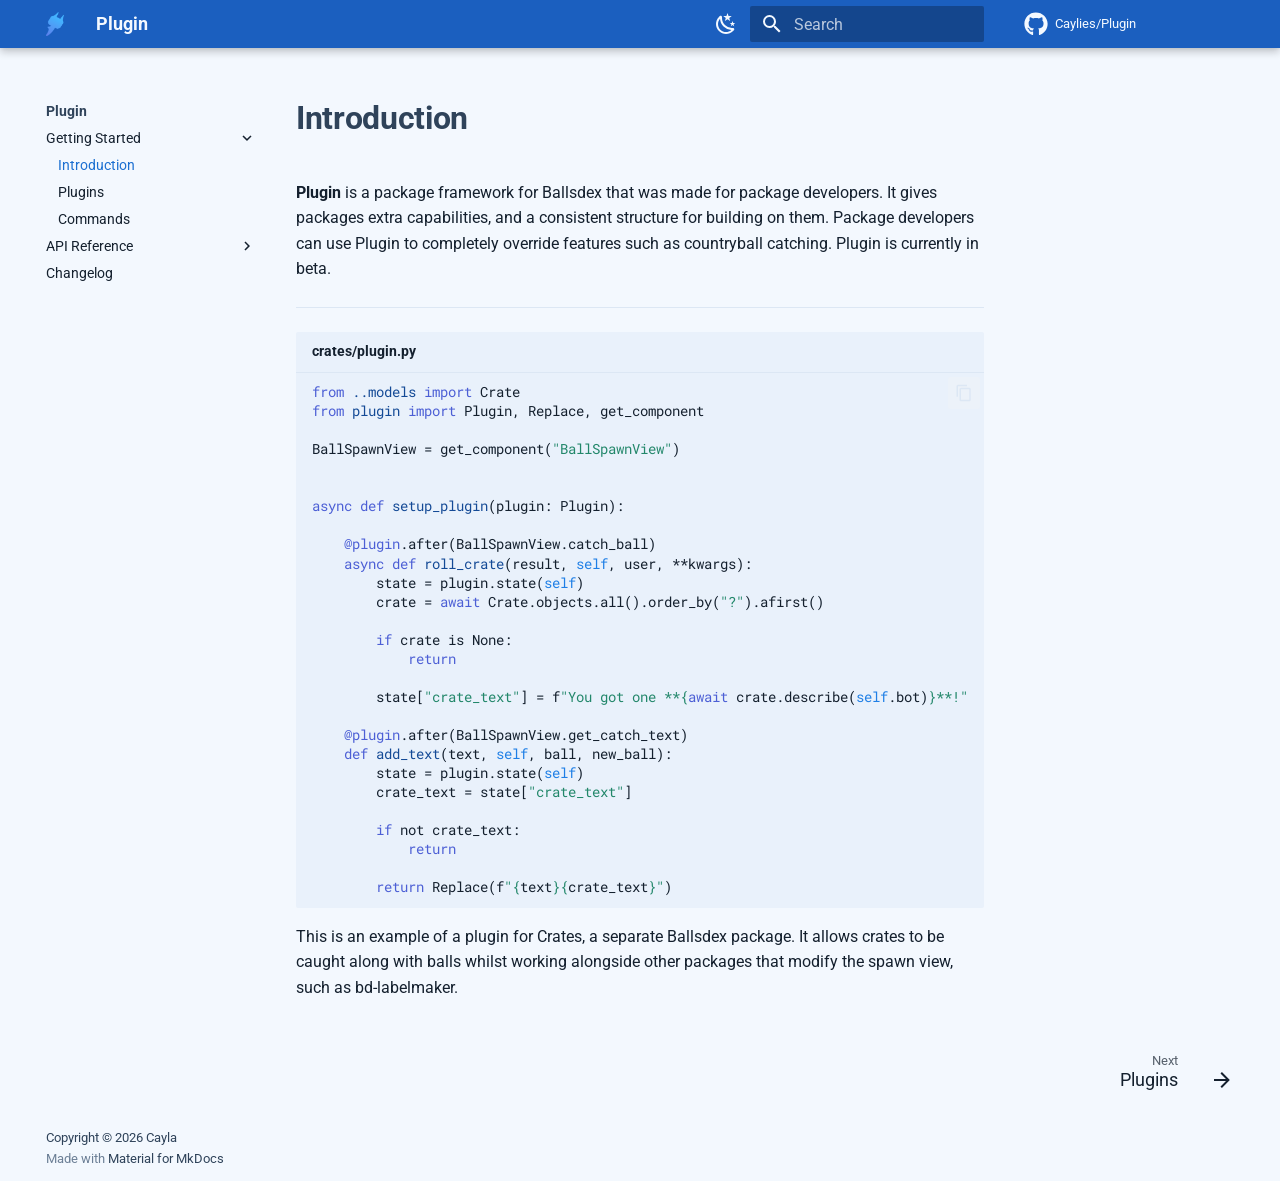
<file: getting-started/introduction/index.html>
<!doctype html>
<html lang="en" class="no-js">
  <head>
    
      <meta charset="utf-8">
      <meta name="viewport" content="width=device-width,initial-scale=1">
      
      
        <meta name="author" content="Cayla">
      
      
      
      
        <link rel="next" href="../plugins/">
      
      
        
      
      
      <link rel="icon" href="../../assets/logo.png">
      <meta name="generator" content="mkdocs-1.6.1, mkdocs-material-9.7.7">
    
    
      
        <title>Introduction - Plugin</title>
      
    
    
      <link rel="stylesheet" href="../../assets/stylesheets/main.ec1eaa64.min.css">
      
        
        <link rel="stylesheet" href="../../assets/stylesheets/palette.ab4e12ef.min.css">
      
      


    
    
      
    
    
      
        
        
        <link rel="preconnect" href="https://fonts.gstatic.com" crossorigin>
        <link rel="stylesheet" href="https://fonts.googleapis.com/css?family=Roboto:300,300i,400,400i,700,700i%7CRoboto+Mono:400,400i,700,700i&display=fallback">
        <style>:root{--md-text-font:"Roboto";--md-code-font:"Roboto Mono"}</style>
      
    
    
      <link rel="stylesheet" href="../../assets/_mkdocstrings.css">
    
      <link rel="stylesheet" href="../../stylesheets/extra.css">
    
    <script>__md_scope=new URL("../..",location),__md_hash=e=>[...e].reduce(((e,_)=>(e<<5)-e+_.charCodeAt(0)),0),__md_get=(e,_=localStorage,t=__md_scope)=>JSON.parse(_.getItem(t.pathname+"."+e)),__md_set=(e,_,t=localStorage,a=__md_scope)=>{try{t.setItem(a.pathname+"."+e,JSON.stringify(_))}catch(e){}}</script>
    
      

    
    
  </head>
  
  
    
    
      
    
    
    
    
    <body dir="ltr" data-md-color-scheme="plugin" data-md-color-primary="indigo" data-md-color-accent="indigo">
  
    
    <input class="md-toggle" data-md-toggle="drawer" type="checkbox" id="__drawer" autocomplete="off">
    <input class="md-toggle" data-md-toggle="search" type="checkbox" id="__search" autocomplete="off">
    <label class="md-overlay" for="__drawer"></label>
    <div data-md-component="skip">
      
        
        <a href="#introduction" class="md-skip">
          Skip to content
        </a>
      
    </div>
    <div data-md-component="announce">
      
    </div>
    
    
      

  

<header class="md-header md-header--shadow" data-md-component="header">
  <nav class="md-header__inner md-grid" aria-label="Header">
    <a href="../.." title="Plugin" class="md-header__button md-logo" aria-label="Plugin" data-md-component="logo">
      
  <img src="../../assets/logo.png" alt="logo">

    </a>
    <label class="md-header__button md-icon" for="__drawer">
      
      <svg xmlns="http://www.w3.org/2000/svg" viewBox="0 0 24 24"><path d="M3 6h18v2H3zm0 5h18v2H3zm0 5h18v2H3z"/></svg>
    </label>
    <div class="md-header__title" data-md-component="header-title">
      <div class="md-header__ellipsis">
        <div class="md-header__topic">
          <span class="md-ellipsis">
            Plugin
          </span>
        </div>
        <div class="md-header__topic" data-md-component="header-topic">
          <span class="md-ellipsis">
            
              Introduction
            
          </span>
        </div>
      </div>
    </div>
    
      
        <form class="md-header__option" data-md-component="palette">
  
    
    
    
    <input class="md-option" data-md-color-media="(prefers-color-scheme: light)" data-md-color-scheme="plugin" data-md-color-primary="indigo" data-md-color-accent="indigo"  aria-label="Switch to dark mode"  type="radio" name="__palette" id="__palette_0">
    
      <label class="md-header__button md-icon" title="Switch to dark mode" for="__palette_1" hidden>
        <svg xmlns="http://www.w3.org/2000/svg" viewBox="0 0 24 24"><path d="m17.75 4.09-2.53 1.94.91 3.06-2.63-1.81-2.63 1.81.91-3.06-2.53-1.94L12.44 4l1.06-3 1.06 3zm3.5 6.91-1.64 1.25.59 1.98-1.7-1.17-1.7 1.17.59-1.98L15.75 11l2.06-.05L18.5 9l.69 1.95zm-2.28 4.95c.83-.08 1.72 1.1 1.19 1.85-.32.45-.66.87-1.08 1.27C15.17 23 8.84 23 4.94 19.07c-3.91-3.9-3.91-10.24 0-14.14.4-.4.82-.76 1.27-1.08.75-.53 1.93.36 1.85 1.19-.27 2.86.69 5.83 2.89 8.02a9.96 9.96 0 0 0 8.02 2.89m-1.64 2.02a12.08 12.08 0 0 1-7.8-3.47c-2.17-2.19-3.33-5-3.49-7.82-2.81 3.14-2.7 7.96.31 10.98 3.02 3.01 7.84 3.12 10.98.31"/></svg>
      </label>
    
  
    
    
    
    <input class="md-option" data-md-color-media="(prefers-color-scheme: dark)" data-md-color-scheme="plugin-dark" data-md-color-primary="indigo" data-md-color-accent="indigo"  aria-label="Switch to light mode"  type="radio" name="__palette" id="__palette_1">
    
      <label class="md-header__button md-icon" title="Switch to light mode" for="__palette_0" hidden>
        <svg xmlns="http://www.w3.org/2000/svg" viewBox="0 0 24 24"><path d="M12 7a5 5 0 0 1 5 5 5 5 0 0 1-5 5 5 5 0 0 1-5-5 5 5 0 0 1 5-5m0 2a3 3 0 0 0-3 3 3 3 0 0 0 3 3 3 3 0 0 0 3-3 3 3 0 0 0-3-3m0-7 2.39 3.42C13.65 5.15 12.84 5 12 5s-1.65.15-2.39.42zM3.34 7l4.16-.35A7.2 7.2 0 0 0 5.94 8.5c-.44.74-.69 1.5-.83 2.29zm.02 10 1.76-3.77a7.131 7.131 0 0 0 2.38 4.14zM20.65 7l-1.77 3.79a7.02 7.02 0 0 0-2.38-4.15zm-.01 10-4.14.36c.59-.51 1.12-1.14 1.54-1.86.42-.73.69-1.5.83-2.29zM12 22l-2.41-3.44c.74.27 1.55.44 2.41.44.82 0 1.63-.17 2.37-.44z"/></svg>
      </label>
    
  
</form>
      
    
    
      <script>var palette=__md_get("__palette");if(palette&&palette.color){if("(prefers-color-scheme)"===palette.color.media){var media=matchMedia("(prefers-color-scheme: light)"),input=document.querySelector(media.matches?"[data-md-color-media='(prefers-color-scheme: light)']":"[data-md-color-media='(prefers-color-scheme: dark)']");palette.color.media=input.getAttribute("data-md-color-media"),palette.color.scheme=input.getAttribute("data-md-color-scheme"),palette.color.primary=input.getAttribute("data-md-color-primary"),palette.color.accent=input.getAttribute("data-md-color-accent")}for(var[key,value]of Object.entries(palette.color))document.body.setAttribute("data-md-color-"+key,value)}</script>
    
    
    
      
      
        <label class="md-header__button md-icon" for="__search">
          
          <svg xmlns="http://www.w3.org/2000/svg" viewBox="0 0 24 24"><path d="M9.5 3A6.5 6.5 0 0 1 16 9.5c0 1.61-.59 3.09-1.56 4.23l.27.27h.79l5 5-1.5 1.5-5-5v-.79l-.27-.27A6.52 6.52 0 0 1 9.5 16 6.5 6.5 0 0 1 3 9.5 6.5 6.5 0 0 1 9.5 3m0 2C7 5 5 7 5 9.5S7 14 9.5 14 14 12 14 9.5 12 5 9.5 5"/></svg>
        </label>
        <div class="md-search" data-md-component="search" role="dialog">
  <label class="md-search__overlay" for="__search"></label>
  <div class="md-search__inner" role="search">
    <form class="md-search__form" name="search">
      <input type="text" class="md-search__input" name="query" aria-label="Search" placeholder="Search" autocapitalize="off" autocorrect="off" autocomplete="off" spellcheck="false" data-md-component="search-query" required>
      <label class="md-search__icon md-icon" for="__search">
        
        <svg xmlns="http://www.w3.org/2000/svg" viewBox="0 0 24 24"><path d="M9.5 3A6.5 6.5 0 0 1 16 9.5c0 1.61-.59 3.09-1.56 4.23l.27.27h.79l5 5-1.5 1.5-5-5v-.79l-.27-.27A6.52 6.52 0 0 1 9.5 16 6.5 6.5 0 0 1 3 9.5 6.5 6.5 0 0 1 9.5 3m0 2C7 5 5 7 5 9.5S7 14 9.5 14 14 12 14 9.5 12 5 9.5 5"/></svg>
        
        <svg xmlns="http://www.w3.org/2000/svg" viewBox="0 0 24 24"><path d="M20 11v2H8l5.5 5.5-1.42 1.42L4.16 12l7.92-7.92L13.5 5.5 8 11z"/></svg>
      </label>
      <nav class="md-search__options" aria-label="Search">
        
        <button type="reset" class="md-search__icon md-icon" title="Clear" aria-label="Clear" tabindex="-1">
          
          <svg xmlns="http://www.w3.org/2000/svg" viewBox="0 0 24 24"><path d="M19 6.41 17.59 5 12 10.59 6.41 5 5 6.41 10.59 12 5 17.59 6.41 19 12 13.41 17.59 19 19 17.59 13.41 12z"/></svg>
        </button>
      </nav>
      
    </form>
    <div class="md-search__output">
      <div class="md-search__scrollwrap" tabindex="0" data-md-scrollfix>
        <div class="md-search-result" data-md-component="search-result">
          <div class="md-search-result__meta">
            Initializing search
          </div>
          <ol class="md-search-result__list" role="presentation"></ol>
        </div>
      </div>
    </div>
  </div>
</div>
      
    
    
      <div class="md-header__source">
        <a href="https://github.com/Caylies/Plugin" title="Go to repository" class="md-source" data-md-component="source">
  <div class="md-source__icon md-icon">
    
    <svg xmlns="http://www.w3.org/2000/svg" viewBox="0 0 512 512"><!--! Font Awesome Free 7.1.0 by @fontawesome - https://fontawesome.com License - https://fontawesome.com/license/free (Icons: CC BY 4.0, Fonts: SIL OFL 1.1, Code: MIT License) Copyright 2025 Fonticons, Inc.--><path d="M173.9 397.4c0 2-2.3 3.6-5.2 3.6-3.3.3-5.6-1.3-5.6-3.6 0-2 2.3-3.6 5.2-3.6 3-.3 5.6 1.3 5.6 3.6m-31.1-4.5c-.7 2 1.3 4.3 4.3 4.9 2.6 1 5.6 0 6.2-2s-1.3-4.3-4.3-5.2c-2.6-.7-5.5.3-6.2 2.3m44.2-1.7c-2.9.7-4.9 2.6-4.6 4.9.3 2 2.9 3.3 5.9 2.6 2.9-.7 4.9-2.6 4.6-4.6-.3-1.9-3-3.2-5.9-2.9M252.8 8C114.1 8 8 113.3 8 252c0 110.9 69.8 205.8 169.5 239.2 12.8 2.3 17.3-5.6 17.3-12.1 0-6.2-.3-40.4-.3-61.4 0 0-70 15-84.7-29.8 0 0-11.4-29.1-27.8-36.6 0 0-22.9-15.7 1.6-15.4 0 0 24.9 2 38.6 25.8 21.9 38.6 58.6 27.5 72.9 20.9 2.3-16 8.8-27.1 16-33.7-55.9-6.2-112.3-14.3-112.3-110.5 0-27.5 7.6-41.3 23.6-58.9-2.6-6.5-11.1-33.3 2.6-67.9 20.9-6.5 69 27 69 27 20-5.6 41.5-8.5 62.8-8.5s42.8 2.9 62.8 8.5c0 0 48.1-33.6 69-27 13.7 34.7 5.2 61.4 2.6 67.9 16 17.7 25.8 31.5 25.8 58.9 0 96.5-58.9 104.2-114.8 110.5 9.2 7.9 17 22.9 17 46.4 0 33.7-.3 75.4-.3 83.6 0 6.5 4.6 14.4 17.3 12.1C436.2 457.8 504 362.9 504 252 504 113.3 391.5 8 252.8 8M105.2 352.9c-1.3 1-1 3.3.7 5.2 1.6 1.6 3.9 2.3 5.2 1 1.3-1 1-3.3-.7-5.2-1.6-1.6-3.9-2.3-5.2-1m-10.8-8.1c-.7 1.3.3 2.9 2.3 3.9 1.6 1 3.6.7 4.3-.7.7-1.3-.3-2.9-2.3-3.9-2-.6-3.6-.3-4.3.7m32.4 35.6c-1.6 1.3-1 4.3 1.3 6.2 2.3 2.3 5.2 2.6 6.5 1 1.3-1.3.7-4.3-1.3-6.2-2.2-2.3-5.2-2.6-6.5-1m-11.4-14.7c-1.6 1-1.6 3.6 0 5.9s4.3 3.3 5.6 2.3c1.6-1.3 1.6-3.9 0-6.2-1.4-2.3-4-3.3-5.6-2"/></svg>
  </div>
  <div class="md-source__repository">
    Caylies/Plugin
  </div>
</a>
      </div>
    
  </nav>
  
</header>
    
    <div class="md-container" data-md-component="container">
      
      
        
          
        
      
      <main class="md-main" data-md-component="main">
        <div class="md-main__inner md-grid">
          
            
              
              <div class="md-sidebar md-sidebar--primary" data-md-component="sidebar" data-md-type="navigation" >
                <div class="md-sidebar__scrollwrap">
                  <div class="md-sidebar__inner">
                    



<nav class="md-nav md-nav--primary" aria-label="Navigation" data-md-level="0">
  <label class="md-nav__title" for="__drawer">
    <a href="../.." title="Plugin" class="md-nav__button md-logo" aria-label="Plugin" data-md-component="logo">
      
  <img src="../../assets/logo.png" alt="logo">

    </a>
    Plugin
  </label>
  
    <div class="md-nav__source">
      <a href="https://github.com/Caylies/Plugin" title="Go to repository" class="md-source" data-md-component="source">
  <div class="md-source__icon md-icon">
    
    <svg xmlns="http://www.w3.org/2000/svg" viewBox="0 0 512 512"><!--! Font Awesome Free 7.1.0 by @fontawesome - https://fontawesome.com License - https://fontawesome.com/license/free (Icons: CC BY 4.0, Fonts: SIL OFL 1.1, Code: MIT License) Copyright 2025 Fonticons, Inc.--><path d="M173.9 397.4c0 2-2.3 3.6-5.2 3.6-3.3.3-5.6-1.3-5.6-3.6 0-2 2.3-3.6 5.2-3.6 3-.3 5.6 1.3 5.6 3.6m-31.1-4.5c-.7 2 1.3 4.3 4.3 4.9 2.6 1 5.6 0 6.2-2s-1.3-4.3-4.3-5.2c-2.6-.7-5.5.3-6.2 2.3m44.2-1.7c-2.9.7-4.9 2.6-4.6 4.9.3 2 2.9 3.3 5.9 2.6 2.9-.7 4.9-2.6 4.6-4.6-.3-1.9-3-3.2-5.9-2.9M252.8 8C114.1 8 8 113.3 8 252c0 110.9 69.8 205.8 169.5 239.2 12.8 2.3 17.3-5.6 17.3-12.1 0-6.2-.3-40.4-.3-61.4 0 0-70 15-84.7-29.8 0 0-11.4-29.1-27.8-36.6 0 0-22.9-15.7 1.6-15.4 0 0 24.9 2 38.6 25.8 21.9 38.6 58.6 27.5 72.9 20.9 2.3-16 8.8-27.1 16-33.7-55.9-6.2-112.3-14.3-112.3-110.5 0-27.5 7.6-41.3 23.6-58.9-2.6-6.5-11.1-33.3 2.6-67.9 20.9-6.5 69 27 69 27 20-5.6 41.5-8.5 62.8-8.5s42.8 2.9 62.8 8.5c0 0 48.1-33.6 69-27 13.7 34.7 5.2 61.4 2.6 67.9 16 17.7 25.8 31.5 25.8 58.9 0 96.5-58.9 104.2-114.8 110.5 9.2 7.9 17 22.9 17 46.4 0 33.7-.3 75.4-.3 83.6 0 6.5 4.6 14.4 17.3 12.1C436.2 457.8 504 362.9 504 252 504 113.3 391.5 8 252.8 8M105.2 352.9c-1.3 1-1 3.3.7 5.2 1.6 1.6 3.9 2.3 5.2 1 1.3-1 1-3.3-.7-5.2-1.6-1.6-3.9-2.3-5.2-1m-10.8-8.1c-.7 1.3.3 2.9 2.3 3.9 1.6 1 3.6.7 4.3-.7.7-1.3-.3-2.9-2.3-3.9-2-.6-3.6-.3-4.3.7m32.4 35.6c-1.6 1.3-1 4.3 1.3 6.2 2.3 2.3 5.2 2.6 6.5 1 1.3-1.3.7-4.3-1.3-6.2-2.2-2.3-5.2-2.6-6.5-1m-11.4-14.7c-1.6 1-1.6 3.6 0 5.9s4.3 3.3 5.6 2.3c1.6-1.3 1.6-3.9 0-6.2-1.4-2.3-4-3.3-5.6-2"/></svg>
  </div>
  <div class="md-source__repository">
    Caylies/Plugin
  </div>
</a>
    </div>
  
  <ul class="md-nav__list" data-md-scrollfix>
    
      
      
  
  
    
  
  
  
    
    
    
    
    
    <li class="md-nav__item md-nav__item--active md-nav__item--nested">
      
        
        
        <input class="md-nav__toggle md-toggle " type="checkbox" id="__nav_1" checked>
        
          
          <label class="md-nav__link" for="__nav_1" id="__nav_1_label" tabindex="0">
            
  
  
  <span class="md-ellipsis">
    
  
    Getting Started
  

    
  </span>
  
  

            <span class="md-nav__icon md-icon"></span>
          </label>
        
        <nav class="md-nav" data-md-level="1" aria-labelledby="__nav_1_label" aria-expanded="true">
          <label class="md-nav__title" for="__nav_1">
            <span class="md-nav__icon md-icon"></span>
            
  
    Getting Started
  

          </label>
          <ul class="md-nav__list" data-md-scrollfix>
            
              
                
  
  
    
  
  
  
    <li class="md-nav__item md-nav__item--active">
      
      <input class="md-nav__toggle md-toggle" type="checkbox" id="__toc">
      
      
        
      
      
      <a href="./" class="md-nav__link md-nav__link--active">
        
  
  
  <span class="md-ellipsis">
    
  
    Introduction
  

    
  </span>
  
  

      </a>
      
    </li>
  

              
            
              
                
  
  
  
  
    <li class="md-nav__item">
      <a href="../plugins/" class="md-nav__link">
        
  
  
  <span class="md-ellipsis">
    
  
    Plugins
  

    
  </span>
  
  

      </a>
    </li>
  

              
            
              
                
  
  
  
  
    <li class="md-nav__item">
      <a href="../commands/" class="md-nav__link">
        
  
  
  <span class="md-ellipsis">
    
  
    Commands
  

    
  </span>
  
  

      </a>
    </li>
  

              
            
          </ul>
        </nav>
      
    </li>
  

    
      
      
  
  
  
  
    
    
    
    
    
    <li class="md-nav__item md-nav__item--nested">
      
        
        
        <input class="md-nav__toggle md-toggle " type="checkbox" id="__nav_2" >
        
          
          <label class="md-nav__link" for="__nav_2" id="__nav_2_label" tabindex="0">
            
  
  
  <span class="md-ellipsis">
    
  
    API Reference
  

    
  </span>
  
  

            <span class="md-nav__icon md-icon"></span>
          </label>
        
        <nav class="md-nav" data-md-level="1" aria-labelledby="__nav_2_label" aria-expanded="false">
          <label class="md-nav__title" for="__nav_2">
            <span class="md-nav__icon md-icon"></span>
            
  
    API Reference
  

          </label>
          <ul class="md-nav__list" data-md-scrollfix>
            
              
                
  
  
  
  
    <li class="md-nav__item">
      <a href="../../api/plugins/" class="md-nav__link">
        
  
  
  <span class="md-ellipsis">
    
  
    Plugins
  

    
  </span>
  
  

      </a>
    </li>
  

              
            
              
                
  
  
  
  
    <li class="md-nav__item">
      <a href="../../api/hooking/" class="md-nav__link">
        
  
  
  <span class="md-ellipsis">
    
  
    Hooking
  

    
  </span>
  
  

      </a>
    </li>
  

              
            
              
                
  
  
  
  
    
    
    
    
    
    <li class="md-nav__item md-nav__item--nested">
      
        
        
        <input class="md-nav__toggle md-toggle " type="checkbox" id="__nav_2_3" >
        
          
          <label class="md-nav__link" for="__nav_2_3" id="__nav_2_3_label" tabindex="0">
            
  
  
  <span class="md-ellipsis">
    
  
    Components
  

    
  </span>
  
  

            <span class="md-nav__icon md-icon"></span>
          </label>
        
        <nav class="md-nav" data-md-level="2" aria-labelledby="__nav_2_3_label" aria-expanded="false">
          <label class="md-nav__title" for="__nav_2_3">
            <span class="md-nav__icon md-icon"></span>
            
  
    Components
  

          </label>
          <ul class="md-nav__list" data-md-scrollfix>
            
              
                
  
  
  
  
    <li class="md-nav__item">
      <a href="../../api/countryballs/" class="md-nav__link">
        
  
  
  <span class="md-ellipsis">
    
  
    Countryballs
  

    
  </span>
  
  

      </a>
    </li>
  

              
            
          </ul>
        </nav>
      
    </li>
  

              
            
          </ul>
        </nav>
      
    </li>
  

    
      
      
  
  
  
  
    <li class="md-nav__item">
      <a href="../../changelog/" class="md-nav__link">
        
  
  
  <span class="md-ellipsis">
    
  
    Changelog
  

    
  </span>
  
  

      </a>
    </li>
  

    
  </ul>
</nav>
                  </div>
                </div>
              </div>
            
            
              
              <div class="md-sidebar md-sidebar--secondary" data-md-component="sidebar" data-md-type="toc" >
                <div class="md-sidebar__scrollwrap">
                  <div class="md-sidebar__inner">
                    

<nav class="md-nav md-nav--secondary" aria-label="Table of contents">
  
  
  
    
  
  
</nav>
                  </div>
                </div>
              </div>
            
          
          
            <div class="md-content" data-md-component="content">
              
              <article class="md-content__inner md-typeset">
                
                  


  
  


<h1 id="introduction">Introduction</h1>
<p><strong>Plugin</strong> is a package framework for Ballsdex that was made for package developers. It gives packages extra capabilities, and a consistent structure for building on them. Package developers can use Plugin to completely override features such as countryball catching. Plugin is currently in beta. </p>
<hr />
<div class="highlight"><span class="filename">crates/plugin.py</span><pre><span></span><code><a id="__codelineno-0-1" name="__codelineno-0-1" href="#__codelineno-0-1"></a><span class="kn">from</span><span class="w"> </span><span class="nn">..models</span><span class="w"> </span><span class="kn">import</span> <span class="n">Crate</span>
<a id="__codelineno-0-2" name="__codelineno-0-2" href="#__codelineno-0-2"></a><span class="kn">from</span><span class="w"> </span><span class="nn">plugin</span><span class="w"> </span><span class="kn">import</span> <span class="n">Plugin</span><span class="p">,</span> <span class="n">Replace</span><span class="p">,</span> <span class="n">get_component</span>
<a id="__codelineno-0-3" name="__codelineno-0-3" href="#__codelineno-0-3"></a>
<a id="__codelineno-0-4" name="__codelineno-0-4" href="#__codelineno-0-4"></a><span class="n">BallSpawnView</span> <span class="o">=</span> <span class="n">get_component</span><span class="p">(</span><span class="s2">"BallSpawnView"</span><span class="p">)</span>
<a id="__codelineno-0-5" name="__codelineno-0-5" href="#__codelineno-0-5"></a>
<a id="__codelineno-0-6" name="__codelineno-0-6" href="#__codelineno-0-6"></a>
<a id="__codelineno-0-7" name="__codelineno-0-7" href="#__codelineno-0-7"></a><span class="k">async</span> <span class="k">def</span><span class="w"> </span><span class="nf">setup_plugin</span><span class="p">(</span><span class="n">plugin</span><span class="p">:</span> <span class="n">Plugin</span><span class="p">):</span>
<a id="__codelineno-0-8" name="__codelineno-0-8" href="#__codelineno-0-8"></a>
<a id="__codelineno-0-9" name="__codelineno-0-9" href="#__codelineno-0-9"></a>    <span class="nd">@plugin</span><span class="o">.</span><span class="n">after</span><span class="p">(</span><span class="n">BallSpawnView</span><span class="o">.</span><span class="n">catch_ball</span><span class="p">)</span>
<a id="__codelineno-0-10" name="__codelineno-0-10" href="#__codelineno-0-10"></a>    <span class="k">async</span> <span class="k">def</span><span class="w"> </span><span class="nf">roll_crate</span><span class="p">(</span><span class="n">result</span><span class="p">,</span> <span class="bp">self</span><span class="p">,</span> <span class="n">user</span><span class="p">,</span> <span class="o">**</span><span class="n">kwargs</span><span class="p">):</span>
<a id="__codelineno-0-11" name="__codelineno-0-11" href="#__codelineno-0-11"></a>        <span class="n">state</span> <span class="o">=</span> <span class="n">plugin</span><span class="o">.</span><span class="n">state</span><span class="p">(</span><span class="bp">self</span><span class="p">)</span>
<a id="__codelineno-0-12" name="__codelineno-0-12" href="#__codelineno-0-12"></a>        <span class="n">crate</span> <span class="o">=</span> <span class="k">await</span> <span class="n">Crate</span><span class="o">.</span><span class="n">objects</span><span class="o">.</span><span class="n">all</span><span class="p">()</span><span class="o">.</span><span class="n">order_by</span><span class="p">(</span><span class="s2">"?"</span><span class="p">)</span><span class="o">.</span><span class="n">afirst</span><span class="p">()</span>
<a id="__codelineno-0-13" name="__codelineno-0-13" href="#__codelineno-0-13"></a>
<a id="__codelineno-0-14" name="__codelineno-0-14" href="#__codelineno-0-14"></a>        <span class="k">if</span> <span class="n">crate</span> <span class="ow">is</span> <span class="kc">None</span><span class="p">:</span>
<a id="__codelineno-0-15" name="__codelineno-0-15" href="#__codelineno-0-15"></a>            <span class="k">return</span>
<a id="__codelineno-0-16" name="__codelineno-0-16" href="#__codelineno-0-16"></a>
<a id="__codelineno-0-17" name="__codelineno-0-17" href="#__codelineno-0-17"></a>        <span class="n">state</span><span class="p">[</span><span class="s2">"crate_text"</span><span class="p">]</span> <span class="o">=</span> <span class="sa">f</span><span class="s2">"You got one **</span><span class="si">{</span><span class="k">await</span><span class="w"> </span><span class="n">crate</span><span class="o">.</span><span class="n">describe</span><span class="p">(</span><span class="bp">self</span><span class="o">.</span><span class="n">bot</span><span class="p">)</span><span class="si">}</span><span class="s2">**!"</span>
<a id="__codelineno-0-18" name="__codelineno-0-18" href="#__codelineno-0-18"></a>
<a id="__codelineno-0-19" name="__codelineno-0-19" href="#__codelineno-0-19"></a>    <span class="nd">@plugin</span><span class="o">.</span><span class="n">after</span><span class="p">(</span><span class="n">BallSpawnView</span><span class="o">.</span><span class="n">get_catch_text</span><span class="p">)</span>
<a id="__codelineno-0-20" name="__codelineno-0-20" href="#__codelineno-0-20"></a>    <span class="k">def</span><span class="w"> </span><span class="nf">add_text</span><span class="p">(</span><span class="n">text</span><span class="p">,</span> <span class="bp">self</span><span class="p">,</span> <span class="n">ball</span><span class="p">,</span> <span class="n">new_ball</span><span class="p">):</span>
<a id="__codelineno-0-21" name="__codelineno-0-21" href="#__codelineno-0-21"></a>        <span class="n">state</span> <span class="o">=</span> <span class="n">plugin</span><span class="o">.</span><span class="n">state</span><span class="p">(</span><span class="bp">self</span><span class="p">)</span>
<a id="__codelineno-0-22" name="__codelineno-0-22" href="#__codelineno-0-22"></a>        <span class="n">crate_text</span> <span class="o">=</span> <span class="n">state</span><span class="p">[</span><span class="s2">"crate_text"</span><span class="p">]</span>
<a id="__codelineno-0-23" name="__codelineno-0-23" href="#__codelineno-0-23"></a>
<a id="__codelineno-0-24" name="__codelineno-0-24" href="#__codelineno-0-24"></a>        <span class="k">if</span> <span class="ow">not</span> <span class="n">crate_text</span><span class="p">:</span>
<a id="__codelineno-0-25" name="__codelineno-0-25" href="#__codelineno-0-25"></a>            <span class="k">return</span>
<a id="__codelineno-0-26" name="__codelineno-0-26" href="#__codelineno-0-26"></a>
<a id="__codelineno-0-27" name="__codelineno-0-27" href="#__codelineno-0-27"></a>        <span class="k">return</span> <span class="n">Replace</span><span class="p">(</span><span class="sa">f</span><span class="s2">"</span><span class="si">{</span><span class="n">text</span><span class="si">}{</span><span class="n">crate_text</span><span class="si">}</span><span class="s2">"</span><span class="p">)</span>
</code></pre></div>
<p>This is an example of a plugin for Crates, a separate Ballsdex package. It allows crates to be caught along with balls whilst working alongside other packages that modify the spawn view, such as bd-labelmaker.</p>












                
              </article>
            </div>
          
          
<script>var target=document.getElementById(location.hash.slice(1));target&&target.name&&(target.checked=target.name.startsWith("__tabbed_"))</script>
        </div>
        
      </main>
      
        <footer class="md-footer">
  
    
      
      <nav class="md-footer__inner md-grid" aria-label="Footer" >
        
        
          
          <a href="../plugins/" class="md-footer__link md-footer__link--next" aria-label="Next: Plugins">
            <div class="md-footer__title">
              <span class="md-footer__direction">
                Next
              </span>
              <div class="md-ellipsis">
                Plugins
              </div>
            </div>
            <div class="md-footer__button md-icon">
              
              <svg xmlns="http://www.w3.org/2000/svg" viewBox="0 0 24 24"><path d="M4 11v2h12l-5.5 5.5 1.42 1.42L19.84 12l-7.92-7.92L10.5 5.5 16 11z"/></svg>
            </div>
          </a>
        
      </nav>
    
  
  <div class="md-footer-meta md-typeset">
    <div class="md-footer-meta__inner md-grid">
      <div class="md-copyright">
  
    <div class="md-copyright__highlight">
      Copyright &copy; 2026 Cayla
    </div>
  
  
    Made with
    <a href="https://squidfunk.github.io/mkdocs-material/" target="_blank" rel="noopener">
      Material for MkDocs
    </a>
  
</div>
      
    </div>
  </div>
</footer>
      
    </div>
    <div class="md-dialog" data-md-component="dialog">
      <div class="md-dialog__inner md-typeset"></div>
    </div>
    
    
    
      
      
      <script id="__config" type="application/json">{"annotate": null, "base": "../..", "features": ["content.code.copy", "content.code.annotate", "content.code.select", "navigation.footer", "toc.follow"], "search": "../../assets/javascripts/workers/search.2c215733.min.js", "tags": null, "translations": {"clipboard.copied": "Copied to clipboard", "clipboard.copy": "Copy to clipboard", "search.result.more.one": "1 more on this page", "search.result.more.other": "# more on this page", "search.result.none": "No matching documents", "search.result.one": "1 matching document", "search.result.other": "# matching documents", "search.result.placeholder": "Type to start searching", "search.result.term.missing": "Missing", "select.version": "Select version"}, "version": null}</script>
    
    
      <script src="../../assets/javascripts/bundle.d7400e89.min.js"></script>
      
    
  </body>
</html>
</file>
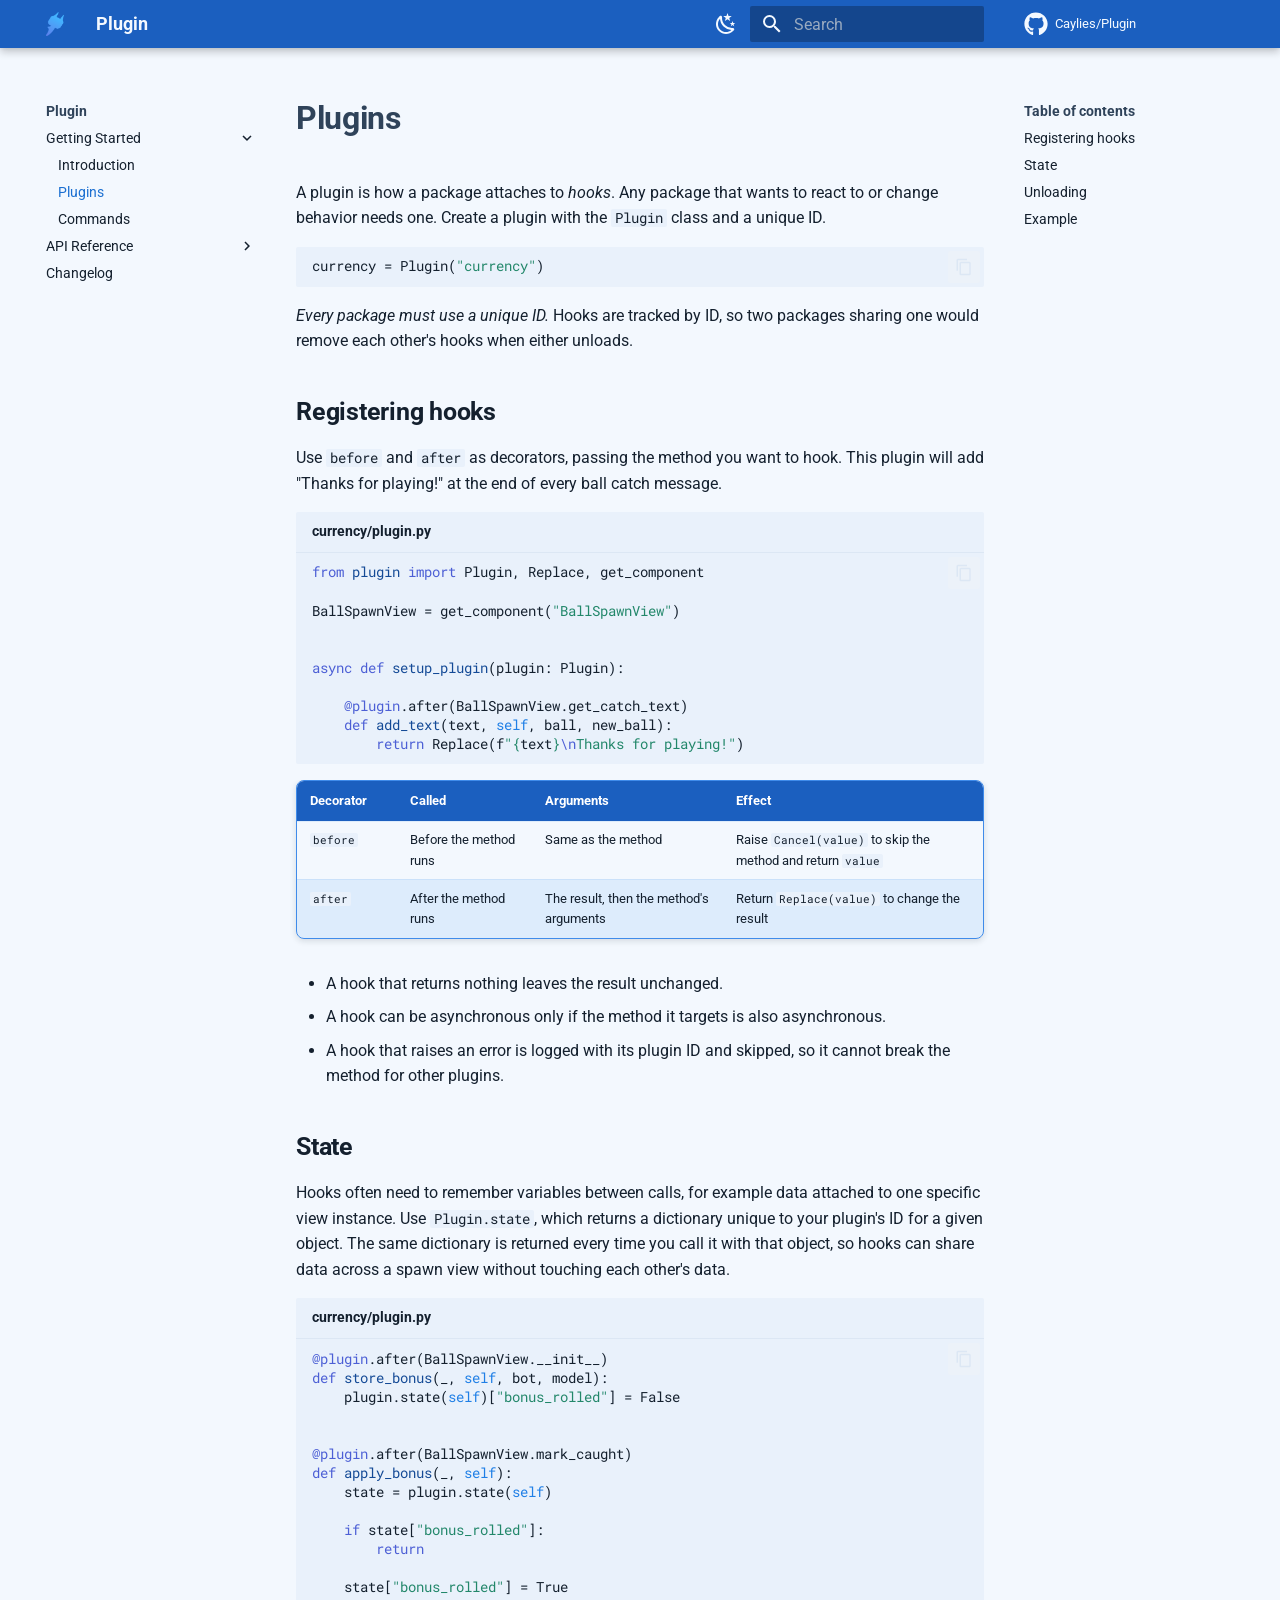
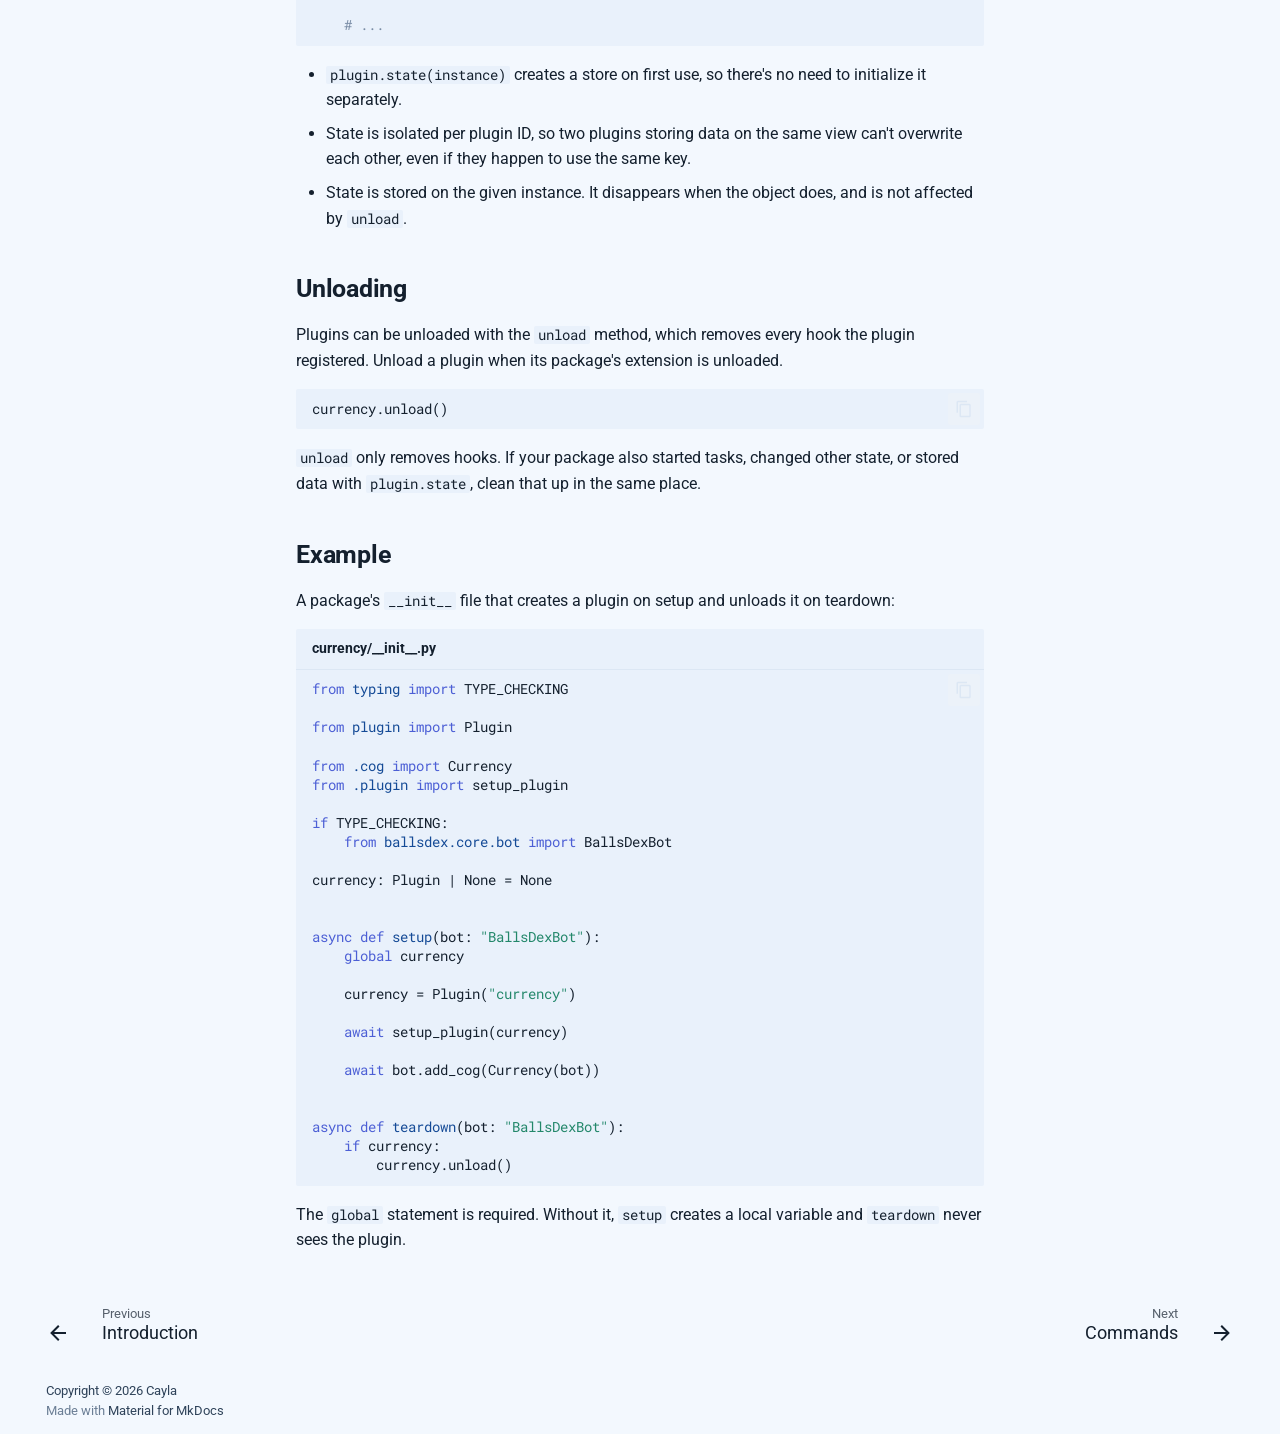
<file: getting-started/plugins/index.html>
<!doctype html>
<html lang="en" class="no-js">
  <head>
    
      <meta charset="utf-8">
      <meta name="viewport" content="width=device-width,initial-scale=1">
      
      
        <meta name="author" content="Cayla">
      
      
      
        <link rel="prev" href="../introduction/">
      
      
        <link rel="next" href="../commands/">
      
      
        
      
      
      <link rel="icon" href="../../assets/logo.png">
      <meta name="generator" content="mkdocs-1.6.1, mkdocs-material-9.7.7">
    
    
      
        <title>Plugins - Plugin</title>
      
    
    
      <link rel="stylesheet" href="../../assets/stylesheets/main.ec1eaa64.min.css">
      
        
        <link rel="stylesheet" href="../../assets/stylesheets/palette.ab4e12ef.min.css">
      
      


    
    
      
    
    
      
        
        
        <link rel="preconnect" href="https://fonts.gstatic.com" crossorigin>
        <link rel="stylesheet" href="https://fonts.googleapis.com/css?family=Roboto:300,300i,400,400i,700,700i%7CRoboto+Mono:400,400i,700,700i&display=fallback">
        <style>:root{--md-text-font:"Roboto";--md-code-font:"Roboto Mono"}</style>
      
    
    
      <link rel="stylesheet" href="../../assets/_mkdocstrings.css">
    
      <link rel="stylesheet" href="../../stylesheets/extra.css">
    
    <script>__md_scope=new URL("../..",location),__md_hash=e=>[...e].reduce(((e,_)=>(e<<5)-e+_.charCodeAt(0)),0),__md_get=(e,_=localStorage,t=__md_scope)=>JSON.parse(_.getItem(t.pathname+"."+e)),__md_set=(e,_,t=localStorage,a=__md_scope)=>{try{t.setItem(a.pathname+"."+e,JSON.stringify(_))}catch(e){}}</script>
    
      

    
    
  </head>
  
  
    
    
      
    
    
    
    
    <body dir="ltr" data-md-color-scheme="plugin" data-md-color-primary="indigo" data-md-color-accent="indigo">
  
    
    <input class="md-toggle" data-md-toggle="drawer" type="checkbox" id="__drawer" autocomplete="off">
    <input class="md-toggle" data-md-toggle="search" type="checkbox" id="__search" autocomplete="off">
    <label class="md-overlay" for="__drawer"></label>
    <div data-md-component="skip">
      
        
        <a href="#plugins" class="md-skip">
          Skip to content
        </a>
      
    </div>
    <div data-md-component="announce">
      
    </div>
    
    
      

  

<header class="md-header md-header--shadow" data-md-component="header">
  <nav class="md-header__inner md-grid" aria-label="Header">
    <a href="../.." title="Plugin" class="md-header__button md-logo" aria-label="Plugin" data-md-component="logo">
      
  <img src="../../assets/logo.png" alt="logo">

    </a>
    <label class="md-header__button md-icon" for="__drawer">
      
      <svg xmlns="http://www.w3.org/2000/svg" viewBox="0 0 24 24"><path d="M3 6h18v2H3zm0 5h18v2H3zm0 5h18v2H3z"/></svg>
    </label>
    <div class="md-header__title" data-md-component="header-title">
      <div class="md-header__ellipsis">
        <div class="md-header__topic">
          <span class="md-ellipsis">
            Plugin
          </span>
        </div>
        <div class="md-header__topic" data-md-component="header-topic">
          <span class="md-ellipsis">
            
              Plugins
            
          </span>
        </div>
      </div>
    </div>
    
      
        <form class="md-header__option" data-md-component="palette">
  
    
    
    
    <input class="md-option" data-md-color-media="(prefers-color-scheme: light)" data-md-color-scheme="plugin" data-md-color-primary="indigo" data-md-color-accent="indigo"  aria-label="Switch to dark mode"  type="radio" name="__palette" id="__palette_0">
    
      <label class="md-header__button md-icon" title="Switch to dark mode" for="__palette_1" hidden>
        <svg xmlns="http://www.w3.org/2000/svg" viewBox="0 0 24 24"><path d="m17.75 4.09-2.53 1.94.91 3.06-2.63-1.81-2.63 1.81.91-3.06-2.53-1.94L12.44 4l1.06-3 1.06 3zm3.5 6.91-1.64 1.25.59 1.98-1.7-1.17-1.7 1.17.59-1.98L15.75 11l2.06-.05L18.5 9l.69 1.95zm-2.28 4.95c.83-.08 1.72 1.1 1.19 1.85-.32.45-.66.87-1.08 1.27C15.17 23 8.84 23 4.94 19.07c-3.91-3.9-3.91-10.24 0-14.14.4-.4.82-.76 1.27-1.08.75-.53 1.93.36 1.85 1.19-.27 2.86.69 5.83 2.89 8.02a9.96 9.96 0 0 0 8.02 2.89m-1.64 2.02a12.08 12.08 0 0 1-7.8-3.47c-2.17-2.19-3.33-5-3.49-7.82-2.81 3.14-2.7 7.96.31 10.98 3.02 3.01 7.84 3.12 10.98.31"/></svg>
      </label>
    
  
    
    
    
    <input class="md-option" data-md-color-media="(prefers-color-scheme: dark)" data-md-color-scheme="plugin-dark" data-md-color-primary="indigo" data-md-color-accent="indigo"  aria-label="Switch to light mode"  type="radio" name="__palette" id="__palette_1">
    
      <label class="md-header__button md-icon" title="Switch to light mode" for="__palette_0" hidden>
        <svg xmlns="http://www.w3.org/2000/svg" viewBox="0 0 24 24"><path d="M12 7a5 5 0 0 1 5 5 5 5 0 0 1-5 5 5 5 0 0 1-5-5 5 5 0 0 1 5-5m0 2a3 3 0 0 0-3 3 3 3 0 0 0 3 3 3 3 0 0 0 3-3 3 3 0 0 0-3-3m0-7 2.39 3.42C13.65 5.15 12.84 5 12 5s-1.65.15-2.39.42zM3.34 7l4.16-.35A7.2 7.2 0 0 0 5.94 8.5c-.44.74-.69 1.5-.83 2.29zm.02 10 1.76-3.77a7.131 7.131 0 0 0 2.38 4.14zM20.65 7l-1.77 3.79a7.02 7.02 0 0 0-2.38-4.15zm-.01 10-4.14.36c.59-.51 1.12-1.14 1.54-1.86.42-.73.69-1.5.83-2.29zM12 22l-2.41-3.44c.74.27 1.55.44 2.41.44.82 0 1.63-.17 2.37-.44z"/></svg>
      </label>
    
  
</form>
      
    
    
      <script>var palette=__md_get("__palette");if(palette&&palette.color){if("(prefers-color-scheme)"===palette.color.media){var media=matchMedia("(prefers-color-scheme: light)"),input=document.querySelector(media.matches?"[data-md-color-media='(prefers-color-scheme: light)']":"[data-md-color-media='(prefers-color-scheme: dark)']");palette.color.media=input.getAttribute("data-md-color-media"),palette.color.scheme=input.getAttribute("data-md-color-scheme"),palette.color.primary=input.getAttribute("data-md-color-primary"),palette.color.accent=input.getAttribute("data-md-color-accent")}for(var[key,value]of Object.entries(palette.color))document.body.setAttribute("data-md-color-"+key,value)}</script>
    
    
    
      
      
        <label class="md-header__button md-icon" for="__search">
          
          <svg xmlns="http://www.w3.org/2000/svg" viewBox="0 0 24 24"><path d="M9.5 3A6.5 6.5 0 0 1 16 9.5c0 1.61-.59 3.09-1.56 4.23l.27.27h.79l5 5-1.5 1.5-5-5v-.79l-.27-.27A6.52 6.52 0 0 1 9.5 16 6.5 6.5 0 0 1 3 9.5 6.5 6.5 0 0 1 9.5 3m0 2C7 5 5 7 5 9.5S7 14 9.5 14 14 12 14 9.5 12 5 9.5 5"/></svg>
        </label>
        <div class="md-search" data-md-component="search" role="dialog">
  <label class="md-search__overlay" for="__search"></label>
  <div class="md-search__inner" role="search">
    <form class="md-search__form" name="search">
      <input type="text" class="md-search__input" name="query" aria-label="Search" placeholder="Search" autocapitalize="off" autocorrect="off" autocomplete="off" spellcheck="false" data-md-component="search-query" required>
      <label class="md-search__icon md-icon" for="__search">
        
        <svg xmlns="http://www.w3.org/2000/svg" viewBox="0 0 24 24"><path d="M9.5 3A6.5 6.5 0 0 1 16 9.5c0 1.61-.59 3.09-1.56 4.23l.27.27h.79l5 5-1.5 1.5-5-5v-.79l-.27-.27A6.52 6.52 0 0 1 9.5 16 6.5 6.5 0 0 1 3 9.5 6.5 6.5 0 0 1 9.5 3m0 2C7 5 5 7 5 9.5S7 14 9.5 14 14 12 14 9.5 12 5 9.5 5"/></svg>
        
        <svg xmlns="http://www.w3.org/2000/svg" viewBox="0 0 24 24"><path d="M20 11v2H8l5.5 5.5-1.42 1.42L4.16 12l7.92-7.92L13.5 5.5 8 11z"/></svg>
      </label>
      <nav class="md-search__options" aria-label="Search">
        
        <button type="reset" class="md-search__icon md-icon" title="Clear" aria-label="Clear" tabindex="-1">
          
          <svg xmlns="http://www.w3.org/2000/svg" viewBox="0 0 24 24"><path d="M19 6.41 17.59 5 12 10.59 6.41 5 5 6.41 10.59 12 5 17.59 6.41 19 12 13.41 17.59 19 19 17.59 13.41 12z"/></svg>
        </button>
      </nav>
      
    </form>
    <div class="md-search__output">
      <div class="md-search__scrollwrap" tabindex="0" data-md-scrollfix>
        <div class="md-search-result" data-md-component="search-result">
          <div class="md-search-result__meta">
            Initializing search
          </div>
          <ol class="md-search-result__list" role="presentation"></ol>
        </div>
      </div>
    </div>
  </div>
</div>
      
    
    
      <div class="md-header__source">
        <a href="https://github.com/Caylies/Plugin" title="Go to repository" class="md-source" data-md-component="source">
  <div class="md-source__icon md-icon">
    
    <svg xmlns="http://www.w3.org/2000/svg" viewBox="0 0 512 512"><!--! Font Awesome Free 7.1.0 by @fontawesome - https://fontawesome.com License - https://fontawesome.com/license/free (Icons: CC BY 4.0, Fonts: SIL OFL 1.1, Code: MIT License) Copyright 2025 Fonticons, Inc.--><path d="M173.9 397.4c0 2-2.3 3.6-5.2 3.6-3.3.3-5.6-1.3-5.6-3.6 0-2 2.3-3.6 5.2-3.6 3-.3 5.6 1.3 5.6 3.6m-31.1-4.5c-.7 2 1.3 4.3 4.3 4.9 2.6 1 5.6 0 6.2-2s-1.3-4.3-4.3-5.2c-2.6-.7-5.5.3-6.2 2.3m44.2-1.7c-2.9.7-4.9 2.6-4.6 4.9.3 2 2.9 3.3 5.9 2.6 2.9-.7 4.9-2.6 4.6-4.6-.3-1.9-3-3.2-5.9-2.9M252.8 8C114.1 8 8 113.3 8 252c0 110.9 69.8 205.8 169.5 239.2 12.8 2.3 17.3-5.6 17.3-12.1 0-6.2-.3-40.4-.3-61.4 0 0-70 15-84.7-29.8 0 0-11.4-29.1-27.8-36.6 0 0-22.9-15.7 1.6-15.4 0 0 24.9 2 38.6 25.8 21.9 38.6 58.6 27.5 72.9 20.9 2.3-16 8.8-27.1 16-33.7-55.9-6.2-112.3-14.3-112.3-110.5 0-27.5 7.6-41.3 23.6-58.9-2.6-6.5-11.1-33.3 2.6-67.9 20.9-6.5 69 27 69 27 20-5.6 41.5-8.5 62.8-8.5s42.8 2.9 62.8 8.5c0 0 48.1-33.6 69-27 13.7 34.7 5.2 61.4 2.6 67.9 16 17.7 25.8 31.5 25.8 58.9 0 96.5-58.9 104.2-114.8 110.5 9.2 7.9 17 22.9 17 46.4 0 33.7-.3 75.4-.3 83.6 0 6.5 4.6 14.4 17.3 12.1C436.2 457.8 504 362.9 504 252 504 113.3 391.5 8 252.8 8M105.2 352.9c-1.3 1-1 3.3.7 5.2 1.6 1.6 3.9 2.3 5.2 1 1.3-1 1-3.3-.7-5.2-1.6-1.6-3.9-2.3-5.2-1m-10.8-8.1c-.7 1.3.3 2.9 2.3 3.9 1.6 1 3.6.7 4.3-.7.7-1.3-.3-2.9-2.3-3.9-2-.6-3.6-.3-4.3.7m32.4 35.6c-1.6 1.3-1 4.3 1.3 6.2 2.3 2.3 5.2 2.6 6.5 1 1.3-1.3.7-4.3-1.3-6.2-2.2-2.3-5.2-2.6-6.5-1m-11.4-14.7c-1.6 1-1.6 3.6 0 5.9s4.3 3.3 5.6 2.3c1.6-1.3 1.6-3.9 0-6.2-1.4-2.3-4-3.3-5.6-2"/></svg>
  </div>
  <div class="md-source__repository">
    Caylies/Plugin
  </div>
</a>
      </div>
    
  </nav>
  
</header>
    
    <div class="md-container" data-md-component="container">
      
      
        
          
        
      
      <main class="md-main" data-md-component="main">
        <div class="md-main__inner md-grid">
          
            
              
              <div class="md-sidebar md-sidebar--primary" data-md-component="sidebar" data-md-type="navigation" >
                <div class="md-sidebar__scrollwrap">
                  <div class="md-sidebar__inner">
                    



<nav class="md-nav md-nav--primary" aria-label="Navigation" data-md-level="0">
  <label class="md-nav__title" for="__drawer">
    <a href="../.." title="Plugin" class="md-nav__button md-logo" aria-label="Plugin" data-md-component="logo">
      
  <img src="../../assets/logo.png" alt="logo">

    </a>
    Plugin
  </label>
  
    <div class="md-nav__source">
      <a href="https://github.com/Caylies/Plugin" title="Go to repository" class="md-source" data-md-component="source">
  <div class="md-source__icon md-icon">
    
    <svg xmlns="http://www.w3.org/2000/svg" viewBox="0 0 512 512"><!--! Font Awesome Free 7.1.0 by @fontawesome - https://fontawesome.com License - https://fontawesome.com/license/free (Icons: CC BY 4.0, Fonts: SIL OFL 1.1, Code: MIT License) Copyright 2025 Fonticons, Inc.--><path d="M173.9 397.4c0 2-2.3 3.6-5.2 3.6-3.3.3-5.6-1.3-5.6-3.6 0-2 2.3-3.6 5.2-3.6 3-.3 5.6 1.3 5.6 3.6m-31.1-4.5c-.7 2 1.3 4.3 4.3 4.9 2.6 1 5.6 0 6.2-2s-1.3-4.3-4.3-5.2c-2.6-.7-5.5.3-6.2 2.3m44.2-1.7c-2.9.7-4.9 2.6-4.6 4.9.3 2 2.9 3.3 5.9 2.6 2.9-.7 4.9-2.6 4.6-4.6-.3-1.9-3-3.2-5.9-2.9M252.8 8C114.1 8 8 113.3 8 252c0 110.9 69.8 205.8 169.5 239.2 12.8 2.3 17.3-5.6 17.3-12.1 0-6.2-.3-40.4-.3-61.4 0 0-70 15-84.7-29.8 0 0-11.4-29.1-27.8-36.6 0 0-22.9-15.7 1.6-15.4 0 0 24.9 2 38.6 25.8 21.9 38.6 58.6 27.5 72.9 20.9 2.3-16 8.8-27.1 16-33.7-55.9-6.2-112.3-14.3-112.3-110.5 0-27.5 7.6-41.3 23.6-58.9-2.6-6.5-11.1-33.3 2.6-67.9 20.9-6.5 69 27 69 27 20-5.6 41.5-8.5 62.8-8.5s42.8 2.9 62.8 8.5c0 0 48.1-33.6 69-27 13.7 34.7 5.2 61.4 2.6 67.9 16 17.7 25.8 31.5 25.8 58.9 0 96.5-58.9 104.2-114.8 110.5 9.2 7.9 17 22.9 17 46.4 0 33.7-.3 75.4-.3 83.6 0 6.5 4.6 14.4 17.3 12.1C436.2 457.8 504 362.9 504 252 504 113.3 391.5 8 252.8 8M105.2 352.9c-1.3 1-1 3.3.7 5.2 1.6 1.6 3.9 2.3 5.2 1 1.3-1 1-3.3-.7-5.2-1.6-1.6-3.9-2.3-5.2-1m-10.8-8.1c-.7 1.3.3 2.9 2.3 3.9 1.6 1 3.6.7 4.3-.7.7-1.3-.3-2.9-2.3-3.9-2-.6-3.6-.3-4.3.7m32.4 35.6c-1.6 1.3-1 4.3 1.3 6.2 2.3 2.3 5.2 2.6 6.5 1 1.3-1.3.7-4.3-1.3-6.2-2.2-2.3-5.2-2.6-6.5-1m-11.4-14.7c-1.6 1-1.6 3.6 0 5.9s4.3 3.3 5.6 2.3c1.6-1.3 1.6-3.9 0-6.2-1.4-2.3-4-3.3-5.6-2"/></svg>
  </div>
  <div class="md-source__repository">
    Caylies/Plugin
  </div>
</a>
    </div>
  
  <ul class="md-nav__list" data-md-scrollfix>
    
      
      
  
  
    
  
  
  
    
    
    
    
    
    <li class="md-nav__item md-nav__item--active md-nav__item--nested">
      
        
        
        <input class="md-nav__toggle md-toggle " type="checkbox" id="__nav_1" checked>
        
          
          <label class="md-nav__link" for="__nav_1" id="__nav_1_label" tabindex="0">
            
  
  
  <span class="md-ellipsis">
    
  
    Getting Started
  

    
  </span>
  
  

            <span class="md-nav__icon md-icon"></span>
          </label>
        
        <nav class="md-nav" data-md-level="1" aria-labelledby="__nav_1_label" aria-expanded="true">
          <label class="md-nav__title" for="__nav_1">
            <span class="md-nav__icon md-icon"></span>
            
  
    Getting Started
  

          </label>
          <ul class="md-nav__list" data-md-scrollfix>
            
              
                
  
  
  
  
    <li class="md-nav__item">
      <a href="../introduction/" class="md-nav__link">
        
  
  
  <span class="md-ellipsis">
    
  
    Introduction
  

    
  </span>
  
  

      </a>
    </li>
  

              
            
              
                
  
  
    
  
  
  
    <li class="md-nav__item md-nav__item--active">
      
      <input class="md-nav__toggle md-toggle" type="checkbox" id="__toc">
      
      
        
      
      
        <label class="md-nav__link md-nav__link--active" for="__toc">
          
  
  
  <span class="md-ellipsis">
    
  
    Plugins
  

    
  </span>
  
  

          <span class="md-nav__icon md-icon"></span>
        </label>
      
      <a href="./" class="md-nav__link md-nav__link--active">
        
  
  
  <span class="md-ellipsis">
    
  
    Plugins
  

    
  </span>
  
  

      </a>
      
        

<nav class="md-nav md-nav--secondary" aria-label="Table of contents">
  
  
  
    
  
  
    <label class="md-nav__title" for="__toc">
      <span class="md-nav__icon md-icon"></span>
      Table of contents
    </label>
    <ul class="md-nav__list" data-md-component="toc" data-md-scrollfix>
      
        <li class="md-nav__item">
  <a href="#registering-hooks" class="md-nav__link">
    <span class="md-ellipsis">
      
        Registering hooks
      
    </span>
  </a>
  
</li>
      
        <li class="md-nav__item">
  <a href="#state" class="md-nav__link">
    <span class="md-ellipsis">
      
        State
      
    </span>
  </a>
  
</li>
      
        <li class="md-nav__item">
  <a href="#unloading" class="md-nav__link">
    <span class="md-ellipsis">
      
        Unloading
      
    </span>
  </a>
  
</li>
      
        <li class="md-nav__item">
  <a href="#example" class="md-nav__link">
    <span class="md-ellipsis">
      
        Example
      
    </span>
  </a>
  
</li>
      
    </ul>
  
</nav>
      
    </li>
  

              
            
              
                
  
  
  
  
    <li class="md-nav__item">
      <a href="../commands/" class="md-nav__link">
        
  
  
  <span class="md-ellipsis">
    
  
    Commands
  

    
  </span>
  
  

      </a>
    </li>
  

              
            
          </ul>
        </nav>
      
    </li>
  

    
      
      
  
  
  
  
    
    
    
    
    
    <li class="md-nav__item md-nav__item--nested">
      
        
        
        <input class="md-nav__toggle md-toggle " type="checkbox" id="__nav_2" >
        
          
          <label class="md-nav__link" for="__nav_2" id="__nav_2_label" tabindex="0">
            
  
  
  <span class="md-ellipsis">
    
  
    API Reference
  

    
  </span>
  
  

            <span class="md-nav__icon md-icon"></span>
          </label>
        
        <nav class="md-nav" data-md-level="1" aria-labelledby="__nav_2_label" aria-expanded="false">
          <label class="md-nav__title" for="__nav_2">
            <span class="md-nav__icon md-icon"></span>
            
  
    API Reference
  

          </label>
          <ul class="md-nav__list" data-md-scrollfix>
            
              
                
  
  
  
  
    <li class="md-nav__item">
      <a href="../../api/plugins/" class="md-nav__link">
        
  
  
  <span class="md-ellipsis">
    
  
    Plugins
  

    
  </span>
  
  

      </a>
    </li>
  

              
            
              
                
  
  
  
  
    <li class="md-nav__item">
      <a href="../../api/hooking/" class="md-nav__link">
        
  
  
  <span class="md-ellipsis">
    
  
    Hooking
  

    
  </span>
  
  

      </a>
    </li>
  

              
            
              
                
  
  
  
  
    
    
    
    
    
    <li class="md-nav__item md-nav__item--nested">
      
        
        
        <input class="md-nav__toggle md-toggle " type="checkbox" id="__nav_2_3" >
        
          
          <label class="md-nav__link" for="__nav_2_3" id="__nav_2_3_label" tabindex="0">
            
  
  
  <span class="md-ellipsis">
    
  
    Components
  

    
  </span>
  
  

            <span class="md-nav__icon md-icon"></span>
          </label>
        
        <nav class="md-nav" data-md-level="2" aria-labelledby="__nav_2_3_label" aria-expanded="false">
          <label class="md-nav__title" for="__nav_2_3">
            <span class="md-nav__icon md-icon"></span>
            
  
    Components
  

          </label>
          <ul class="md-nav__list" data-md-scrollfix>
            
              
                
  
  
  
  
    <li class="md-nav__item">
      <a href="../../api/countryballs/" class="md-nav__link">
        
  
  
  <span class="md-ellipsis">
    
  
    Countryballs
  

    
  </span>
  
  

      </a>
    </li>
  

              
            
          </ul>
        </nav>
      
    </li>
  

              
            
          </ul>
        </nav>
      
    </li>
  

    
      
      
  
  
  
  
    <li class="md-nav__item">
      <a href="../../changelog/" class="md-nav__link">
        
  
  
  <span class="md-ellipsis">
    
  
    Changelog
  

    
  </span>
  
  

      </a>
    </li>
  

    
  </ul>
</nav>
                  </div>
                </div>
              </div>
            
            
              
              <div class="md-sidebar md-sidebar--secondary" data-md-component="sidebar" data-md-type="toc" >
                <div class="md-sidebar__scrollwrap">
                  <div class="md-sidebar__inner">
                    

<nav class="md-nav md-nav--secondary" aria-label="Table of contents">
  
  
  
    
  
  
    <label class="md-nav__title" for="__toc">
      <span class="md-nav__icon md-icon"></span>
      Table of contents
    </label>
    <ul class="md-nav__list" data-md-component="toc" data-md-scrollfix>
      
        <li class="md-nav__item">
  <a href="#registering-hooks" class="md-nav__link">
    <span class="md-ellipsis">
      
        Registering hooks
      
    </span>
  </a>
  
</li>
      
        <li class="md-nav__item">
  <a href="#state" class="md-nav__link">
    <span class="md-ellipsis">
      
        State
      
    </span>
  </a>
  
</li>
      
        <li class="md-nav__item">
  <a href="#unloading" class="md-nav__link">
    <span class="md-ellipsis">
      
        Unloading
      
    </span>
  </a>
  
</li>
      
        <li class="md-nav__item">
  <a href="#example" class="md-nav__link">
    <span class="md-ellipsis">
      
        Example
      
    </span>
  </a>
  
</li>
      
    </ul>
  
</nav>
                  </div>
                </div>
              </div>
            
          
          
            <div class="md-content" data-md-component="content">
              
              <article class="md-content__inner md-typeset">
                
                  


  
  


<h1 id="plugins">Plugins</h1>
<p>A plugin is how a package attaches to <em>hooks</em>. Any package that wants to react to or change behavior needs one. Create a plugin with the <code>Plugin</code> class and a unique ID.</p>
<div class="highlight"><pre><span></span><code><a id="__codelineno-0-1" name="__codelineno-0-1" href="#__codelineno-0-1"></a><span class="n">currency</span> <span class="o">=</span> <span class="n">Plugin</span><span class="p">(</span><span class="s2">"currency"</span><span class="p">)</span>
</code></pre></div>
<p><em>Every package must use a unique ID.</em> Hooks are tracked by ID, so two packages sharing one would remove each other's hooks when either unloads.</p>
<h2 id="registering-hooks">Registering hooks</h2>
<p>Use <code>before</code> and <code>after</code> as decorators, passing the method you want to hook. This plugin will add "Thanks for playing!" at the end of every ball catch message.</p>
<div class="highlight"><span class="filename">currency/plugin.py</span><pre><span></span><code><a id="__codelineno-1-1" name="__codelineno-1-1" href="#__codelineno-1-1"></a><span class="kn">from</span><span class="w"> </span><span class="nn">plugin</span><span class="w"> </span><span class="kn">import</span> <span class="n">Plugin</span><span class="p">,</span> <span class="n">Replace</span><span class="p">,</span> <span class="n">get_component</span>
<a id="__codelineno-1-2" name="__codelineno-1-2" href="#__codelineno-1-2"></a>
<a id="__codelineno-1-3" name="__codelineno-1-3" href="#__codelineno-1-3"></a><span class="n">BallSpawnView</span> <span class="o">=</span> <span class="n">get_component</span><span class="p">(</span><span class="s2">"BallSpawnView"</span><span class="p">)</span>
<a id="__codelineno-1-4" name="__codelineno-1-4" href="#__codelineno-1-4"></a>
<a id="__codelineno-1-5" name="__codelineno-1-5" href="#__codelineno-1-5"></a>
<a id="__codelineno-1-6" name="__codelineno-1-6" href="#__codelineno-1-6"></a><span class="k">async</span> <span class="k">def</span><span class="w"> </span><span class="nf">setup_plugin</span><span class="p">(</span><span class="n">plugin</span><span class="p">:</span> <span class="n">Plugin</span><span class="p">):</span>
<a id="__codelineno-1-7" name="__codelineno-1-7" href="#__codelineno-1-7"></a>
<a id="__codelineno-1-8" name="__codelineno-1-8" href="#__codelineno-1-8"></a>    <span class="nd">@plugin</span><span class="o">.</span><span class="n">after</span><span class="p">(</span><span class="n">BallSpawnView</span><span class="o">.</span><span class="n">get_catch_text</span><span class="p">)</span>
<a id="__codelineno-1-9" name="__codelineno-1-9" href="#__codelineno-1-9"></a>    <span class="k">def</span><span class="w"> </span><span class="nf">add_text</span><span class="p">(</span><span class="n">text</span><span class="p">,</span> <span class="bp">self</span><span class="p">,</span> <span class="n">ball</span><span class="p">,</span> <span class="n">new_ball</span><span class="p">):</span>
<a id="__codelineno-1-10" name="__codelineno-1-10" href="#__codelineno-1-10"></a>        <span class="k">return</span> <span class="n">Replace</span><span class="p">(</span><span class="sa">f</span><span class="s2">"</span><span class="si">{</span><span class="n">text</span><span class="si">}</span><span class="se">\n</span><span class="s2">Thanks for playing!"</span><span class="p">)</span>
</code></pre></div>
<table>
<thead>
<tr>
<th>Decorator</th>
<th>Called</th>
<th>Arguments</th>
<th>Effect</th>
</tr>
</thead>
<tbody>
<tr>
<td><code>before</code></td>
<td>Before the method runs</td>
<td>Same as the method</td>
<td>Raise <code>Cancel(value)</code> to skip the method and return <code>value</code></td>
</tr>
<tr>
<td><code>after</code></td>
<td>After the method runs</td>
<td>The result, then the method's arguments</td>
<td>Return <code>Replace(value)</code> to change the result</td>
</tr>
</tbody>
</table>
<ul>
<li>A hook that returns nothing leaves the result unchanged.</li>
<li>A hook can be asynchronous only if the method it targets is also asynchronous.</li>
<li>A hook that raises an error is logged with its plugin ID and skipped, so it cannot break the method for other plugins.</li>
</ul>
<h2 id="state">State</h2>
<p>Hooks often need to remember variables between calls, for example data attached to one specific view instance. Use <code>Plugin.state</code>, which returns a dictionary unique to your plugin's ID for a given object. The same dictionary is returned every time you call it with that object, so hooks can share data across a spawn view without touching each other's data.</p>
<div class="highlight"><span class="filename">currency/plugin.py</span><pre><span></span><code><a id="__codelineno-2-1" name="__codelineno-2-1" href="#__codelineno-2-1"></a><span class="nd">@plugin</span><span class="o">.</span><span class="n">after</span><span class="p">(</span><span class="n">BallSpawnView</span><span class="o">.</span><span class="fm">__init__</span><span class="p">)</span>
<a id="__codelineno-2-2" name="__codelineno-2-2" href="#__codelineno-2-2"></a><span class="k">def</span><span class="w"> </span><span class="nf">store_bonus</span><span class="p">(</span><span class="n">_</span><span class="p">,</span> <span class="bp">self</span><span class="p">,</span> <span class="n">bot</span><span class="p">,</span> <span class="n">model</span><span class="p">):</span>
<a id="__codelineno-2-3" name="__codelineno-2-3" href="#__codelineno-2-3"></a>    <span class="n">plugin</span><span class="o">.</span><span class="n">state</span><span class="p">(</span><span class="bp">self</span><span class="p">)[</span><span class="s2">"bonus_rolled"</span><span class="p">]</span> <span class="o">=</span> <span class="kc">False</span>
<a id="__codelineno-2-4" name="__codelineno-2-4" href="#__codelineno-2-4"></a>
<a id="__codelineno-2-5" name="__codelineno-2-5" href="#__codelineno-2-5"></a>
<a id="__codelineno-2-6" name="__codelineno-2-6" href="#__codelineno-2-6"></a><span class="nd">@plugin</span><span class="o">.</span><span class="n">after</span><span class="p">(</span><span class="n">BallSpawnView</span><span class="o">.</span><span class="n">mark_caught</span><span class="p">)</span>
<a id="__codelineno-2-7" name="__codelineno-2-7" href="#__codelineno-2-7"></a><span class="k">def</span><span class="w"> </span><span class="nf">apply_bonus</span><span class="p">(</span><span class="n">_</span><span class="p">,</span> <span class="bp">self</span><span class="p">):</span>
<a id="__codelineno-2-8" name="__codelineno-2-8" href="#__codelineno-2-8"></a>    <span class="n">state</span> <span class="o">=</span> <span class="n">plugin</span><span class="o">.</span><span class="n">state</span><span class="p">(</span><span class="bp">self</span><span class="p">)</span>
<a id="__codelineno-2-9" name="__codelineno-2-9" href="#__codelineno-2-9"></a>
<a id="__codelineno-2-10" name="__codelineno-2-10" href="#__codelineno-2-10"></a>    <span class="k">if</span> <span class="n">state</span><span class="p">[</span><span class="s2">"bonus_rolled"</span><span class="p">]:</span>
<a id="__codelineno-2-11" name="__codelineno-2-11" href="#__codelineno-2-11"></a>        <span class="k">return</span>
<a id="__codelineno-2-12" name="__codelineno-2-12" href="#__codelineno-2-12"></a>
<a id="__codelineno-2-13" name="__codelineno-2-13" href="#__codelineno-2-13"></a>    <span class="n">state</span><span class="p">[</span><span class="s2">"bonus_rolled"</span><span class="p">]</span> <span class="o">=</span> <span class="kc">True</span>
<a id="__codelineno-2-14" name="__codelineno-2-14" href="#__codelineno-2-14"></a>
<a id="__codelineno-2-15" name="__codelineno-2-15" href="#__codelineno-2-15"></a>    <span class="c1"># ...</span>
</code></pre></div>
<ul>
<li><code>plugin.state(instance)</code> creates a store on first use, so there's no need to initialize it separately.</li>
<li>State is isolated per plugin ID, so two plugins storing data on the same view can't overwrite each other, even if they happen to use the same key.</li>
<li>State is stored on the given instance. It disappears when the object does, and is not affected by <code>unload</code>.</li>
</ul>
<h2 id="unloading">Unloading</h2>
<p>Plugins can be unloaded with the <code>unload</code> method, which removes every hook the plugin registered. Unload a plugin when its package's extension is unloaded.</p>
<div class="highlight"><pre><span></span><code><a id="__codelineno-3-1" name="__codelineno-3-1" href="#__codelineno-3-1"></a><span class="n">currency</span><span class="o">.</span><span class="n">unload</span><span class="p">()</span>
</code></pre></div>
<p><code>unload</code> only removes hooks. If your package also started tasks, changed other state, or stored data with <code>plugin.state</code>, clean that up in the same place.</p>
<h2 id="example">Example</h2>
<p>A package's <code>__init__</code> file that creates a plugin on setup and unloads it on teardown:</p>
<div class="highlight"><span class="filename">currency/__init__.py</span><pre><span></span><code><a id="__codelineno-4-1" name="__codelineno-4-1" href="#__codelineno-4-1"></a><span class="kn">from</span><span class="w"> </span><span class="nn">typing</span><span class="w"> </span><span class="kn">import</span> <span class="n">TYPE_CHECKING</span>
<a id="__codelineno-4-2" name="__codelineno-4-2" href="#__codelineno-4-2"></a>
<a id="__codelineno-4-3" name="__codelineno-4-3" href="#__codelineno-4-3"></a><span class="kn">from</span><span class="w"> </span><span class="nn">plugin</span><span class="w"> </span><span class="kn">import</span> <span class="n">Plugin</span>
<a id="__codelineno-4-4" name="__codelineno-4-4" href="#__codelineno-4-4"></a>
<a id="__codelineno-4-5" name="__codelineno-4-5" href="#__codelineno-4-5"></a><span class="kn">from</span><span class="w"> </span><span class="nn">.cog</span><span class="w"> </span><span class="kn">import</span> <span class="n">Currency</span>
<a id="__codelineno-4-6" name="__codelineno-4-6" href="#__codelineno-4-6"></a><span class="kn">from</span><span class="w"> </span><span class="nn">.plugin</span><span class="w"> </span><span class="kn">import</span> <span class="n">setup_plugin</span>
<a id="__codelineno-4-7" name="__codelineno-4-7" href="#__codelineno-4-7"></a>
<a id="__codelineno-4-8" name="__codelineno-4-8" href="#__codelineno-4-8"></a><span class="k">if</span> <span class="n">TYPE_CHECKING</span><span class="p">:</span>
<a id="__codelineno-4-9" name="__codelineno-4-9" href="#__codelineno-4-9"></a>    <span class="kn">from</span><span class="w"> </span><span class="nn">ballsdex.core.bot</span><span class="w"> </span><span class="kn">import</span> <span class="n">BallsDexBot</span>
<a id="__codelineno-4-10" name="__codelineno-4-10" href="#__codelineno-4-10"></a>
<a id="__codelineno-4-11" name="__codelineno-4-11" href="#__codelineno-4-11"></a><span class="n">currency</span><span class="p">:</span> <span class="n">Plugin</span> <span class="o">|</span> <span class="kc">None</span> <span class="o">=</span> <span class="kc">None</span>
<a id="__codelineno-4-12" name="__codelineno-4-12" href="#__codelineno-4-12"></a>
<a id="__codelineno-4-13" name="__codelineno-4-13" href="#__codelineno-4-13"></a>
<a id="__codelineno-4-14" name="__codelineno-4-14" href="#__codelineno-4-14"></a><span class="k">async</span> <span class="k">def</span><span class="w"> </span><span class="nf">setup</span><span class="p">(</span><span class="n">bot</span><span class="p">:</span> <span class="s2">"BallsDexBot"</span><span class="p">):</span>
<a id="__codelineno-4-15" name="__codelineno-4-15" href="#__codelineno-4-15"></a>    <span class="k">global</span> <span class="n">currency</span>
<a id="__codelineno-4-16" name="__codelineno-4-16" href="#__codelineno-4-16"></a>
<a id="__codelineno-4-17" name="__codelineno-4-17" href="#__codelineno-4-17"></a>    <span class="n">currency</span> <span class="o">=</span> <span class="n">Plugin</span><span class="p">(</span><span class="s2">"currency"</span><span class="p">)</span>
<a id="__codelineno-4-18" name="__codelineno-4-18" href="#__codelineno-4-18"></a>
<a id="__codelineno-4-19" name="__codelineno-4-19" href="#__codelineno-4-19"></a>    <span class="k">await</span> <span class="n">setup_plugin</span><span class="p">(</span><span class="n">currency</span><span class="p">)</span>
<a id="__codelineno-4-20" name="__codelineno-4-20" href="#__codelineno-4-20"></a>
<a id="__codelineno-4-21" name="__codelineno-4-21" href="#__codelineno-4-21"></a>    <span class="k">await</span> <span class="n">bot</span><span class="o">.</span><span class="n">add_cog</span><span class="p">(</span><span class="n">Currency</span><span class="p">(</span><span class="n">bot</span><span class="p">))</span>
<a id="__codelineno-4-22" name="__codelineno-4-22" href="#__codelineno-4-22"></a>
<a id="__codelineno-4-23" name="__codelineno-4-23" href="#__codelineno-4-23"></a>
<a id="__codelineno-4-24" name="__codelineno-4-24" href="#__codelineno-4-24"></a><span class="k">async</span> <span class="k">def</span><span class="w"> </span><span class="nf">teardown</span><span class="p">(</span><span class="n">bot</span><span class="p">:</span> <span class="s2">"BallsDexBot"</span><span class="p">):</span>
<a id="__codelineno-4-25" name="__codelineno-4-25" href="#__codelineno-4-25"></a>    <span class="k">if</span> <span class="n">currency</span><span class="p">:</span>
<a id="__codelineno-4-26" name="__codelineno-4-26" href="#__codelineno-4-26"></a>        <span class="n">currency</span><span class="o">.</span><span class="n">unload</span><span class="p">()</span>
</code></pre></div>
<p>The <code>global</code> statement is required. Without it, <code>setup</code> creates a local variable and <code>teardown</code> never sees the plugin.</p>












                
              </article>
            </div>
          
          
<script>var target=document.getElementById(location.hash.slice(1));target&&target.name&&(target.checked=target.name.startsWith("__tabbed_"))</script>
        </div>
        
      </main>
      
        <footer class="md-footer">
  
    
      
      <nav class="md-footer__inner md-grid" aria-label="Footer" >
        
          
          <a href="../introduction/" class="md-footer__link md-footer__link--prev" aria-label="Previous: Introduction">
            <div class="md-footer__button md-icon">
              
              <svg xmlns="http://www.w3.org/2000/svg" viewBox="0 0 24 24"><path d="M20 11v2H8l5.5 5.5-1.42 1.42L4.16 12l7.92-7.92L13.5 5.5 8 11z"/></svg>
            </div>
            <div class="md-footer__title">
              <span class="md-footer__direction">
                Previous
              </span>
              <div class="md-ellipsis">
                Introduction
              </div>
            </div>
          </a>
        
        
          
          <a href="../commands/" class="md-footer__link md-footer__link--next" aria-label="Next: Commands">
            <div class="md-footer__title">
              <span class="md-footer__direction">
                Next
              </span>
              <div class="md-ellipsis">
                Commands
              </div>
            </div>
            <div class="md-footer__button md-icon">
              
              <svg xmlns="http://www.w3.org/2000/svg" viewBox="0 0 24 24"><path d="M4 11v2h12l-5.5 5.5 1.42 1.42L19.84 12l-7.92-7.92L10.5 5.5 16 11z"/></svg>
            </div>
          </a>
        
      </nav>
    
  
  <div class="md-footer-meta md-typeset">
    <div class="md-footer-meta__inner md-grid">
      <div class="md-copyright">
  
    <div class="md-copyright__highlight">
      Copyright &copy; 2026 Cayla
    </div>
  
  
    Made with
    <a href="https://squidfunk.github.io/mkdocs-material/" target="_blank" rel="noopener">
      Material for MkDocs
    </a>
  
</div>
      
    </div>
  </div>
</footer>
      
    </div>
    <div class="md-dialog" data-md-component="dialog">
      <div class="md-dialog__inner md-typeset"></div>
    </div>
    
    
    
      
      
      <script id="__config" type="application/json">{"annotate": null, "base": "../..", "features": ["content.code.copy", "content.code.annotate", "content.code.select", "navigation.footer", "toc.follow"], "search": "../../assets/javascripts/workers/search.2c215733.min.js", "tags": null, "translations": {"clipboard.copied": "Copied to clipboard", "clipboard.copy": "Copy to clipboard", "search.result.more.one": "1 more on this page", "search.result.more.other": "# more on this page", "search.result.none": "No matching documents", "search.result.one": "1 matching document", "search.result.other": "# matching documents", "search.result.placeholder": "Type to start searching", "search.result.term.missing": "Missing", "select.version": "Select version"}, "version": null}</script>
    
    
      <script src="../../assets/javascripts/bundle.d7400e89.min.js"></script>
      
    
  </body>
</html>
</file>
<file: assets/_mkdocstrings.css>
/* Avoid breaking parameter names, etc. in table cells. */
.doc-contents td code {
  word-break: normal !important;
}

/* No line break before first paragraph of descriptions. */
.doc-md-description,
.doc-md-description>p:first-child {
  display: inline;
}

/* No text transformation from Material for MkDocs for H5 headings. */
.md-typeset h5 .doc-object-name {
  text-transform: none;
}

/* Max width for docstring sections tables. */
.doc .md-typeset__table,
.doc .md-typeset__table table {
  display: table !important;
  width: 100%;
}

.doc .md-typeset__table tr {
  display: table-row;
}

/* Defaults in Spacy table style. */
.doc-param-default,
.doc-type_param-default {
  float: right;
}

/* Parameter headings must be inline, not blocks. */
.doc-heading-parameter,
.doc-heading-type_parameter {
  display: inline;
}

/* Default font size for parameter headings. */
.md-typeset .doc-heading-parameter {
  font-size: inherit;
}

/* Prefer space on the right, not the left of parameter permalinks. */
.doc-heading-parameter .headerlink,
.doc-heading-type_parameter .headerlink {
  margin-left: 0 !important;
  margin-right: 0.2rem;
}

/* Backward-compatibility: docstring section titles in bold. */
.doc-section-title {
  font-weight: bold;
}

/* Backlinks crumb separator. */
.doc-backlink-crumb {
  display: inline-flex;
  gap: .2rem;
  white-space: nowrap;
  align-items: center;
  vertical-align: middle;
}
.doc-backlink-crumb:not(:first-child)::before {
  background-color: var(--md-default-fg-color--lighter);
  content: "";
  display: inline;
  height: 1rem;
  --md-path-icon: url('data:image/svg+xml;charset=utf-8,<svg xmlns="http://www.w3.org/2000/svg" viewBox="0 0 24 24"><path d="M8.59 16.58 13.17 12 8.59 7.41 10 6l6 6-6 6z"/></svg>');
  -webkit-mask-image: var(--md-path-icon);
  mask-image: var(--md-path-icon);
  width: 1rem;
}
.doc-backlink-crumb.last {
  font-weight: bold;
}

/* Symbols in Navigation and ToC. */
:root, :host,
[data-md-color-scheme="default"] {
  --doc-symbol-parameter-fg-color: #df50af;
  --doc-symbol-type_parameter-fg-color: #df50af;
  --doc-symbol-attribute-fg-color: #953800;
  --doc-symbol-function-fg-color: #8250df;
  --doc-symbol-method-fg-color: #8250df;
  --doc-symbol-class-fg-color: #0550ae;
  --doc-symbol-type_alias-fg-color: #0550ae;
  --doc-symbol-module-fg-color: #5cad0f;

  --doc-symbol-parameter-bg-color: #df50af1a;
  --doc-symbol-type_parameter-bg-color: #df50af1a;
  --doc-symbol-attribute-bg-color: #9538001a;
  --doc-symbol-function-bg-color: #8250df1a;
  --doc-symbol-method-bg-color: #8250df1a;
  --doc-symbol-class-bg-color: #0550ae1a;
  --doc-symbol-type_alias-bg-color: #0550ae1a;
  --doc-symbol-module-bg-color: #5cad0f1a;
}

[data-md-color-scheme="slate"] {
  --doc-symbol-parameter-fg-color: #ffa8cc;
  --doc-symbol-type_parameter-fg-color: #ffa8cc;
  --doc-symbol-attribute-fg-color: #ffa657;
  --doc-symbol-function-fg-color: #d2a8ff;
  --doc-symbol-method-fg-color: #d2a8ff;
  --doc-symbol-class-fg-color: #79c0ff;
  --doc-symbol-type_alias-fg-color: #79c0ff;
  --doc-symbol-module-fg-color: #baff79;

  --doc-symbol-parameter-bg-color: #ffa8cc1a;
  --doc-symbol-type_parameter-bg-color: #ffa8cc1a;
  --doc-symbol-attribute-bg-color: #ffa6571a;
  --doc-symbol-function-bg-color: #d2a8ff1a;
  --doc-symbol-method-bg-color: #d2a8ff1a;
  --doc-symbol-class-bg-color: #79c0ff1a;
  --doc-symbol-type_alias-bg-color: #79c0ff1a;
  --doc-symbol-module-bg-color: #baff791a;
}

code.doc-symbol {
  border-radius: .1rem;
  font-size: .85em;
  padding: 0 .3em;
  font-weight: bold;
}

code.doc-symbol-parameter,
a code.doc-symbol-parameter {
  color: var(--doc-symbol-parameter-fg-color);
  background-color: var(--doc-symbol-parameter-bg-color);
}

code.doc-symbol-parameter::after {
  content: "param";
}

code.doc-symbol-type_parameter,
a code.doc-symbol-type_parameter {
  color: var(--doc-symbol-type_parameter-fg-color);
  background-color: var(--doc-symbol-type_parameter-bg-color);
}

code.doc-symbol-type_parameter::after {
  content: "type-param";
}

code.doc-symbol-attribute,
a code.doc-symbol-attribute {
  color: var(--doc-symbol-attribute-fg-color);
  background-color: var(--doc-symbol-attribute-bg-color);
}

code.doc-symbol-attribute::after {
  content: "attr";
}

code.doc-symbol-function,
a code.doc-symbol-function {
  color: var(--doc-symbol-function-fg-color);
  background-color: var(--doc-symbol-function-bg-color);
}

code.doc-symbol-function::after {
  content: "func";
}

code.doc-symbol-method,
a code.doc-symbol-method {
  color: var(--doc-symbol-method-fg-color);
  background-color: var(--doc-symbol-method-bg-color);
}

code.doc-symbol-method::after {
  content: "meth";
}

code.doc-symbol-class,
a code.doc-symbol-class {
  color: var(--doc-symbol-class-fg-color);
  background-color: var(--doc-symbol-class-bg-color);
}

code.doc-symbol-class::after {
  content: "class";
}


code.doc-symbol-type_alias,
a code.doc-symbol-type_alias {
  color: var(--doc-symbol-type_alias-fg-color);
  background-color: var(--doc-symbol-type_alias-bg-color);
}

code.doc-symbol-type_alias::after {
  content: "type";
}

code.doc-symbol-module,
a code.doc-symbol-module {
  color: var(--doc-symbol-module-fg-color);
  background-color: var(--doc-symbol-module-bg-color);
}

code.doc-symbol-module::after {
  content: "mod";
}

.doc-signature .autorefs {
  color: inherit;
  border-bottom: 1px dotted currentcolor;
}

/* Source code blocks (admonitions). */
:root {
  --md-admonition-icon--mkdocstrings-source: url('data:image/svg+xml;charset=utf-8,<svg xmlns="http://www.w3.org/2000/svg" viewBox="0 0 24 24"><path d="M15.22 4.97a.75.75 0 0 1 1.06 0l6.5 6.5a.75.75 0 0 1 0 1.06l-6.5 6.5a.749.749 0 0 1-1.275-.326.75.75 0 0 1 .215-.734L21.19 12l-5.97-5.97a.75.75 0 0 1 0-1.06m-6.44 0a.75.75 0 0 1 0 1.06L2.81 12l5.97 5.97a.749.749 0 0 1-.326 1.275.75.75 0 0 1-.734-.215l-6.5-6.5a.75.75 0 0 1 0-1.06l6.5-6.5a.75.75 0 0 1 1.06 0"/></svg>')
}
.md-typeset .admonition.mkdocstrings-source,
.md-typeset details.mkdocstrings-source {
  border: none;
  padding: 0;
}
.md-typeset .admonition.mkdocstrings-source:focus-within,
.md-typeset details.mkdocstrings-source:focus-within {
  box-shadow: none;
}
.md-typeset .mkdocstrings-source > .admonition-title,
.md-typeset .mkdocstrings-source > summary {
  background-color: inherit;
}
.md-typeset .mkdocstrings-source > .admonition-title::before,
.md-typeset .mkdocstrings-source > summary::before {
  background-color: var(--md-default-fg-color);
  -webkit-mask-image: var(--md-admonition-icon--mkdocstrings-source);
          mask-image: var(--md-admonition-icon--mkdocstrings-source);
}
</file>
<file: stylesheets/extra.css>
/* TODO: Fix clipboard button style */

[data-md-color-scheme="plugin"] {
  --md-primary-fg-color: #1B5FBF;
  --md-primary-fg-color--light: #3F8BEA;
  --md-primary-fg-color--dark: #144A96;
  --md-primary-bg-color: #F4F9FF;
  --md-accent-fg-color: #1F7FE6;
  --md-accent-fg-color--transparent: #1F7FE61A;
  --md-accent-bg-color: #F4F9FF;
  --md-default-bg-color: #F3F8FE;
  --md-default-fg-color: #14202E;
  --md-default-fg-color--light: #2F435A;
  --md-default-fg-color--lighter: #6C7F96;
  --md-default-fg-color--lightest: #DCE7F4;
  --md-typeset-color: var(--md-default-fg-color);
  --md-typeset-a-color: #1B6FD1;
  --md-code-bg-color: #E9F1FB;
  --md-code-hl-color: #1F7FE61A;
  --md-code-hl-color--light: #1F7FE60D;
  --md-code-fg-color: #14202E;
  --md-code-hl-number-color: #1F7FE6;
  --md-code-hl-special-color: #4C5FD5;
  --md-code-hl-function-color: #144A96;
  --md-code-hl-constant-color: #1F7FE6;
  --md-code-hl-keyword-color: #4C5FD5;
  --md-code-hl-string-color: #22876A;
  --md-code-hl-name-color: var(--md-code-fg-color);
  --md-code-hl-operator-color: var(--md-code-fg-color);
  --md-code-hl-punctuation-color: var(--md-code-fg-color);
  --md-code-hl-comment-color: #7A8DA6;
  --md-code-hl-generic-color: #144A96;
  --md-code-hl-variable-color: var(--md-code-fg-color);
  --md-footer-bg-color: var(--md-default-bg-color);
  --md-footer-bg-color--dark: var(--md-default-bg-color);
  --md-footer-fg-color: var(--md-default-fg-color);
  --md-footer-fg-color--light: var(--md-default-fg-color--light);
  --md-footer-fg-color--lighter: var(--md-default-fg-color--lighter);
}

[data-md-color-scheme="plugin-dark"] {
  --md-primary-fg-color: #0B111A;
  --md-primary-fg-color--light: #16222F;
  --md-primary-fg-color--dark: #070B11;
  --md-primary-bg-color: #E2EAF4;
  --md-accent-fg-color: #3FAEFF;
  --md-accent-fg-color--transparent: #3FAEFF1A;
  --md-accent-bg-color: #0B111A;
  --md-default-bg-color: #0F1621;
  --md-default-fg-color: #E2EAF4;
  --md-default-fg-color--light: #B6C4D6;
  --md-default-fg-color--lighter: #8093AA;
  --md-default-fg-color--lightest: #1E2B3B;
  --md-typeset-color: var(--md-default-fg-color);
  --md-typeset-a-color: #3FAEFF;
  --md-code-bg-color: #131C29;
  --md-code-hl-color: #3FAEFF33;
  --md-code-hl-color--light: #3FAEFF1A;
  --md-code-fg-color: #E2EAF4;
  --md-code-hl-number-color: #5CBBFF;
  --md-code-hl-special-color: #3FAEFF;
  --md-code-hl-function-color: #8CCBFF;
  --md-code-hl-constant-color: #5CBBFF;
  --md-code-hl-keyword-color: #8AA0FF;
  --md-code-hl-string-color: #7FD6A8;
  --md-code-hl-name-color: var(--md-code-fg-color);
  --md-code-hl-operator-color: var(--md-code-fg-color);
  --md-code-hl-punctuation-color: var(--md-code-fg-color);
  --md-code-hl-comment-color: #7C8DA3;
  --md-code-hl-generic-color: #3FAEFF;
  --md-code-hl-variable-color: var(--md-code-fg-color);
  --md-footer-bg-color: var(--md-default-bg-color);
  --md-footer-bg-color--dark: var(--md-default-bg-color);
  --md-footer-fg-color: var(--md-default-fg-color);
  --md-footer-fg-color--light: var(--md-default-fg-color--light);
  --md-footer-fg-color--lighter: var(--md-default-fg-color--lighter);
}

.md-typeset h1,
.md-typeset h2,
.md-typeset h3,
.md-typeset h4,
.md-typeset h5,
.md-typeset h6 {
  font-weight: 700;
}

.mdx-hero {
  width: 100%;
  display: flex;
  align-items: center;
  justify-content: center;
  text-align: center;
  background: none;
  color: #fff;
  overflow-x: hidden;
}

[data-md-color-scheme="plugin"] .mdx-hero__title {
  color: #14202E;
  text-shadow: none;
}

[data-md-color-scheme="plugin"] .mdx-hero__subtitle {
  color: #2F435A;
  text-shadow: none;
}

[data-md-color-scheme="plugin"] .mdx-hero__logo {
  filter: drop-shadow(0 4px 10px rgba(20, 74, 150, 0.25));
}

.mdx-hero__inner {
  display: flex;
  flex-direction: row;
  align-items: center;
  justify-content: center;
  gap: 3.5rem;
  padding: 2rem;
  max-width: 1100px;
  width: 100%;
  margin: 0 auto;
  box-sizing: border-box;
  min-width: 0;
}

.mdx-hero__content {
  display: flex;
  flex-direction: column;
  align-items: flex-start;
  text-align: left;
  gap: 1.25rem;
  flex: 1 1 420px;
  min-width: 0;
  max-width: 100%;
}

.mdx-hero__logo {
  width: 150px;
  height: 150px;
  object-fit: contain;
  filter: drop-shadow(0 4px 12px rgba(0, 0, 0, 0.45));
}

.mdx-hero__title {
  font-size: 2.75rem;
  font-weight: 700;
  margin: 0;
  color: #fff;
  text-shadow: 0 1px 6px rgba(0, 0, 0, 0.45);
}

.mdx-hero__subtitle {
  font-size: 1.15rem;
  max-width: 480px;
  width: 100%;
  margin: 0;
  color: #fff;
  text-shadow: 0 1px 4px rgba(0, 0, 0, 0.4);
}

.mdx-hero__button {
  margin-top: 0.5rem;
  padding: 0.6rem 1.6rem;
  font-size: 1.1rem;
  box-shadow: 0 2px 8px rgba(0, 0, 0, 0.2);
}

@media screen and (max-width: 900px) {
  .mdx-hero__inner {
    flex-direction: column;
    text-align: center;
    gap: 2rem;
  }

  .mdx-hero__content {
    align-items: center;
    text-align: center;
  }

  .mdx-install {
    margin-top: 0;
  }
}

@media screen and (max-width: 600px) {
  .mdx-hero {
    min-height: 60vh;
  }

  .mdx-hero__inner {
    padding: 1.5rem 1.25rem;
  }

  .mdx-hero__logo {
    width: 96px;
    height: 96px;
  }

  .mdx-hero__title {
    font-size: 2rem;
  }
}

.md-button--primary,
.md-typeset .md-button--primary {
  background-color: #1B5FBF;
  border-color: #1B5FBF;
  border-radius: 8px;
  color: #F4F9FF;
}

.md-button--primary:hover,
.md-typeset .md-button--primary:hover {
  background-color: #144A96;
  border-color: #144A96;
}

.md-typeset code,
.md-typeset pre code {
  color: var(--md-code-fg-color) !important;
}

.md-typeset table:not([class]) {
  border: 1px solid var(--md-primary-fg-color--light);
  border-radius: 8px;
  overflow: hidden;
  box-shadow: 0 2px 6px rgba(20, 32, 46, 0.14);
}

.md-typeset table:not([class]) th {
  background-color: var(--md-primary-fg-color);
  color: #FFFFFF;
  font-weight: 700;
  border: none;
  padding: 0.75em 1em;
}

.md-typeset table:not([class]) td {
  padding: 0.65em 1em;
  border: none;
  border-top: 1px solid var(--md-accent-fg-color--transparent);
}

.md-typeset table:not([class]) tr:nth-child(even) {
  background-color: var(--md-accent-fg-color--transparent);
}

.md-typeset table:not([class]) tr:hover {
  background-color: #1F7FE633;
  transition: background-color 0.15s;
}

.md-typeset table:not([class]) tbody tr:last-child td {
  border-bottom: none;
}

[data-md-color-scheme="plugin-dark"] .md-typeset table:not([class]) {
  background-color: var(--md-code-bg-color);
  border-color: #22344A;
  box-shadow: 0 2px 10px rgba(0, 0, 0, 0.45);
}

[data-md-color-scheme="plugin-dark"] .md-typeset table:not([class]) th {
  background-color: var(--md-primary-fg-color--light);
  color: var(--md-accent-fg-color);
  border-bottom: 2px solid var(--md-accent-fg-color);
}

[data-md-color-scheme="plugin-dark"] .md-typeset table:not([class]) td {
  border-top: 1px solid rgba(255, 255, 255, 0.06);
}

[data-md-color-scheme="plugin-dark"] .md-typeset table:not([class]) tr:nth-child(even) {
  background-color: rgba(255, 255, 255, 0.035);
}

[data-md-color-scheme="plugin-dark"] .md-typeset table:not([class]) tr:hover {
  background-color: rgba(255, 255, 255, 0.065);
}

.mdx-hero__actions {
  display: flex;
  align-items: center;
  gap: 0.75rem;
  margin-top: 0.25rem;
}

.mdx-install {
  flex: 1 1 440px;
  width: 100%;
  max-width: 480px;
  min-width: 0;
  box-sizing: border-box;
  text-align: left;
  border-radius: 10px;
  overflow: hidden;
  backdrop-filter: blur(8px);
  -webkit-backdrop-filter: blur(8px);
}

.mdx-install__header {
  display: flex;
  align-items: center;
  justify-content: space-between;
  padding: 0.55rem 1rem;
  border-bottom: 2px solid var(--md-accent-fg-color);
}

.mdx-install__label {
  font-size: 0.72rem;
  font-weight: 700;
  letter-spacing: 0.1em;
  text-transform: uppercase;
}

.mdx-install__copy {
  display: inline-flex;
  align-items: center;
  gap: 0.4rem;
  padding: 0.25rem 0.65rem;
  font-size: 0.72rem;
  font-weight: 600;
  background: transparent;
  border-radius: 6px;
  cursor: pointer;
  transition: background-color 0.15s, border-color 0.15s, color 0.15s;
}

.mdx-install__copy--done {
  color: var(--md-accent-fg-color);
  border-color: var(--md-accent-fg-color);
}

.mdx-install__copy-icon {
  width: 11px;
  height: 11px;
  display: inline-block;
  border: 1.4px solid currentColor;
  border-radius: 2px;
  position: relative;
}

.mdx-install__copy-icon::after {
  content: "";
  position: absolute;
  top: -3px;
  left: -3px;
  width: 11px;
  height: 11px;
  border: 1.4px solid currentColor;
  border-radius: 2px;
  background: rgba(0, 0, 0, 0.35);
}

.mdx-install__code {
  margin: 0;
  padding: 1rem 1.25rem;
  max-width: 100%;
  box-sizing: border-box;
  font-family: "Roboto Mono", "SFMono-Regular", Consolas, monospace;
  font-size: 0.8rem;
  line-height: 1.65;
  color: var(--md-code-fg-color);
  overflow-x: auto;
  background: transparent;
  white-space: pre;
}

.mdx-install__code code {
  background: none;
}

.mdx-hl-special {
  color: var(--md-accent-fg-color);
  font-weight: 600;
}

.mdx-hl-name {
  color: var(--md-code-fg-color);
}

.mdx-hl-string {
  color: var(--md-code-hl-string-color);
}

.mdx-hl-constant {
  color: var(--md-accent-fg-color);
}

[data-md-color-scheme="plugin-dark"] .mdx-install {
  background: rgba(0, 0, 0, 0.35);
  border: 1px solid rgba(255, 255, 255, 0.12);
  box-shadow: 0 8px 24px rgba(0, 0, 0, 0.35);
}

[data-md-color-scheme="plugin-dark"] .mdx-install__header {
  background: rgba(255, 255, 255, 0.06);
}

[data-md-color-scheme="plugin-dark"] .mdx-install__label {
  color: #fff;
  opacity: 0.85;
}

[data-md-color-scheme="plugin-dark"] .mdx-install__copy {
  color: #fff;
  border: 1px solid rgba(255, 255, 255, 0.25);
}

[data-md-color-scheme="plugin-dark"] .mdx-install__copy:hover {
  background-color: rgba(255, 255, 255, 0.12);
  border-color: var(--md-accent-fg-color);
}

[data-md-color-scheme="plugin"] .mdx-install {
  background: rgba(248, 252, 255, 0.65);
  border: 1px solid rgba(20, 32, 46, 0.14);
  box-shadow: 0 8px 24px rgba(20, 74, 150, 0.18);
}

[data-md-color-scheme="plugin"] .mdx-install__header {
  background: rgba(20, 32, 46, 0.05);
}

[data-md-color-scheme="plugin"] .mdx-install__label {
  color: #2F435A;
  opacity: 1;
}

[data-md-color-scheme="plugin"] .mdx-install__copy {
  color: #2F435A;
  border: 1px solid rgba(20, 32, 46, 0.25);
}

[data-md-color-scheme="plugin"] .mdx-install__copy:hover {
  background-color: rgba(20, 32, 46, 0.08);
  border-color: var(--md-accent-fg-color);
}

@media screen and (max-width: 600px) {
  .mdx-install {
    max-width: 100%;
  }

  .mdx-install__code {
    font-size: 0.72rem;
  }
}

/* mkdocstring style */

[data-md-color-scheme="plugin"] {
  --doc-symbol-parameter-fg-color: #A6449A;
  --doc-symbol-type_parameter-fg-color: #A6449A;
  --doc-symbol-attribute-fg-color: #1F7FE6;
  --doc-symbol-function-fg-color: #1C9E7C;
  --doc-symbol-method-fg-color: #1C9E7C;
  --doc-symbol-class-fg-color: #C0781D;
  --doc-symbol-type_alias-fg-color: #C0781D;
  --doc-symbol-module-fg-color: #B84070;

  --doc-symbol-parameter-bg-color: #A6449A1A;
  --doc-symbol-type_parameter-bg-color: #A6449A1A;
  --doc-symbol-attribute-bg-color: #1F7FE61A;
  --doc-symbol-function-bg-color: #1C9E7C1A;
  --doc-symbol-method-bg-color: #1C9E7C1A;
  --doc-symbol-class-bg-color: #C0781D1A;
  --doc-symbol-type_alias-bg-color: #C0781D1A;
  --doc-symbol-module-bg-color: #B840701A;
}

[data-md-color-scheme="plugin-dark"] {
  --doc-symbol-parameter-fg-color: #E29CDB;
  --doc-symbol-type_parameter-fg-color: #E29CDB;
  --doc-symbol-attribute-fg-color: #5CBBFF;
  --doc-symbol-function-fg-color: #5CD9B0;
  --doc-symbol-method-fg-color: #5CD9B0;
  --doc-symbol-class-fg-color: #F0B876;
  --doc-symbol-type_alias-fg-color: #F0B876;
  --doc-symbol-module-fg-color: #F08CAE;

  --doc-symbol-parameter-bg-color: #E29CDB26;
  --doc-symbol-type_parameter-bg-color: #E29CDB26;
  --doc-symbol-attribute-bg-color: #5CBBFF26;
  --doc-symbol-function-bg-color: #5CD9B026;
  --doc-symbol-method-bg-color: #5CD9B026;
  --doc-symbol-class-bg-color: #F0B87626;
  --doc-symbol-type_alias-bg-color: #F0B87626;
  --doc-symbol-module-bg-color: #F08CAE26;
}

.doc-label {
  display: inline-block;
  border-radius: 4px;
  padding: 0.05em 0.55em;
  font-size: 0.7rem;
  font-weight: 600;
  letter-spacing: 0.01em;
  color: var(--md-default-fg-color--light);
  background-color: var(--md-accent-fg-color--transparent);
  border: 1px solid var(--md-default-fg-color--lightest);
  vertical-align: middle;
}

div.doc-contents:not(.first) {
  padding-left: 1.15rem;
  margin-left: 0.1rem;
  border-left: 0.05rem solid var(--md-default-fg-color--lightest);
}

.doc-heading {
  margin-top: 2rem;
}

.doc-heading code {
  font-size: 0.95em;
}

.doc-signature {
  font-size: 0.82rem;
}

.doc-signature .o {
  color: var(--md-code-hl-special-color);
}

.doc-signature .kc {
  color: var(--md-code-hl-constant-color);
}

.md-typeset details {
  border: 1px solid var(--md-default-fg-color--lightest);
  border-radius: 8px;
  background-color: var(--md-code-bg-color);
  box-shadow: none;
  margin: 1em 0;
}

.md-typeset details>summary {
  background-color: var(--md-code-bg-color);
  color: var(--md-default-fg-color--light);
  font-size: 0.75rem;
}

.md-typeset details>summary::before {
  background-color: var(--md-accent-fg-color);
}

.md-typeset details[open]>summary {
  border-bottom: 1px solid var(--md-default-fg-color--lightest);
}

.md-typeset details pre {
  margin: 0;
  border-radius: 0 0 7px 7px;
}
</file>
<file: assets/stylesheets/main.ec1eaa64.min.css>
@charset "UTF-8";html{-webkit-text-size-adjust:none;-moz-text-size-adjust:none;text-size-adjust:none;box-sizing:border-box}*,:after,:before{box-sizing:inherit}@media (prefers-reduced-motion){*,:after,:before{transition:none!important}}body{margin:0}a,button,input,label{-webkit-tap-highlight-color:transparent}a{color:inherit;text-decoration:none}hr{border:0;box-sizing:initial;display:block;height:.05rem;overflow:visible;padding:0}small{font-size:80%}sub,sup{line-height:1em}img{border-style:none}table{border-collapse:initial;border-spacing:0}td,th{font-weight:400;vertical-align:top}button{background:#0000;border:0;font-family:inherit;font-size:inherit;margin:0;padding:0}input{border:0;outline:none}:root{--md-primary-fg-color:#4051b5;--md-primary-fg-color--light:#5d6cc0;--md-primary-fg-color--dark:#303fa1;--md-primary-bg-color:#fff;--md-primary-bg-color--light:#ffffffb3;--md-accent-fg-color:#526cfe;--md-accent-fg-color--transparent:#526cfe1a;--md-accent-bg-color:#fff;--md-accent-bg-color--light:#ffffffb3}[data-md-color-scheme=default]{color-scheme:light}[data-md-color-scheme=default] img[src$="#gh-dark-mode-only"],[data-md-color-scheme=default] img[src$="#only-dark"]{display:none}:root,[data-md-color-scheme=default]{--md-hue:225deg;--md-default-fg-color:#000000de;--md-default-fg-color--light:#0000008a;--md-default-fg-color--lighter:#00000052;--md-default-fg-color--lightest:#00000012;--md-default-bg-color:#fff;--md-default-bg-color--light:#ffffffb3;--md-default-bg-color--lighter:#ffffff4d;--md-default-bg-color--lightest:#ffffff1f;--md-code-fg-color:#36464e;--md-code-bg-color:#f5f5f5;--md-code-bg-color--light:#f5f5f5b3;--md-code-bg-color--lighter:#f5f5f54d;--md-code-hl-color:#4287ff;--md-code-hl-color--light:#4287ff1a;--md-code-hl-number-color:#d52a2a;--md-code-hl-special-color:#db1457;--md-code-hl-function-color:#a846b9;--md-code-hl-constant-color:#6e59d9;--md-code-hl-keyword-color:#3f6ec6;--md-code-hl-string-color:#1c7d4d;--md-code-hl-name-color:var(--md-code-fg-color);--md-code-hl-operator-color:var(--md-default-fg-color--light);--md-code-hl-punctuation-color:var(--md-default-fg-color--light);--md-code-hl-comment-color:var(--md-default-fg-color--light);--md-code-hl-generic-color:var(--md-default-fg-color--light);--md-code-hl-variable-color:var(--md-default-fg-color--light);--md-typeset-color:var(--md-default-fg-color);--md-typeset-a-color:var(--md-primary-fg-color);--md-typeset-del-color:#f5503d26;--md-typeset-ins-color:#0bd57026;--md-typeset-kbd-color:#fafafa;--md-typeset-kbd-accent-color:#fff;--md-typeset-kbd-border-color:#b8b8b8;--md-typeset-mark-color:#ffff0080;--md-typeset-table-color:#0000001f;--md-typeset-table-color--light:rgba(0,0,0,.035);--md-admonition-fg-color:var(--md-default-fg-color);--md-admonition-bg-color:var(--md-default-bg-color);--md-warning-fg-color:#000000de;--md-warning-bg-color:#ff9;--md-footer-fg-color:#fff;--md-footer-fg-color--light:#ffffffb3;--md-footer-fg-color--lighter:#ffffff73;--md-footer-bg-color:#000000de;--md-footer-bg-color--dark:#00000052;--md-shadow-z1:0 0.2rem 0.5rem #0000000d,0 0 0.05rem #0000001a;--md-shadow-z2:0 0.2rem 0.5rem #0000001a,0 0 0.05rem #00000040;--md-shadow-z3:0 0.2rem 0.5rem #0003,0 0 0.05rem #00000059}.md-icon svg{fill:currentcolor;display:block;height:1.2rem;width:1.2rem}body{-webkit-font-smoothing:antialiased;-moz-osx-font-smoothing:grayscale;--md-text-font-family:var(--md-text-font,_),-apple-system,BlinkMacSystemFont,Helvetica,Arial,sans-serif;--md-code-font-family:var(--md-code-font,_),SFMono-Regular,Consolas,Menlo,monospace}aside,body,input{font-feature-settings:"kern","liga";color:var(--md-typeset-color);font-family:var(--md-text-font-family)}code,kbd,pre{font-feature-settings:"kern";font-family:var(--md-code-font-family)}:root{--md-typeset-table-sort-icon:url('data:image/svg+xml;charset=utf-8,<svg xmlns="http://www.w3.org/2000/svg" viewBox="0 0 24 24"><path d="m18 21-4-4h3V7h-3l4-4 4 4h-3v10h3M2 19v-2h10v2M2 13v-2h7v2M2 7V5h4v2z"/></svg>');--md-typeset-table-sort-icon--asc:url('data:image/svg+xml;charset=utf-8,<svg xmlns="http://www.w3.org/2000/svg" viewBox="0 0 24 24"><path d="M19 17h3l-4 4-4-4h3V3h2M2 17h10v2H2M6 5v2H2V5m0 6h7v2H2z"/></svg>');--md-typeset-table-sort-icon--desc:url('data:image/svg+xml;charset=utf-8,<svg xmlns="http://www.w3.org/2000/svg" viewBox="0 0 24 24"><path d="M19 7h3l-4-4-4 4h3v14h2M2 17h10v2H2M6 5v2H2V5m0 6h7v2H2z"/></svg>')}.md-typeset{-webkit-print-color-adjust:exact;color-adjust:exact;font-size:.8rem;line-height:1.6;overflow-wrap:break-word}@media print{.md-typeset{font-size:.68rem}}.md-typeset blockquote,.md-typeset dl,.md-typeset figure,.md-typeset ol,.md-typeset pre,.md-typeset ul{margin-bottom:1em;margin-top:1em}.md-typeset h1{color:var(--md-default-fg-color--light);font-size:2em;line-height:1.3;margin:0 0 1.25em}.md-typeset h1,.md-typeset h2{font-weight:300;letter-spacing:-.01em}.md-typeset h2{font-size:1.5625em;line-height:1.4;margin:1.6em 0 .64em}.md-typeset h3{font-size:1.25em;font-weight:400;letter-spacing:-.01em;line-height:1.5;margin:1.6em 0 .8em}.md-typeset h2+h3{margin-top:.8em}.md-typeset h4{font-weight:700;letter-spacing:-.01em;margin:1em 0}.md-typeset h5,.md-typeset h6{color:var(--md-default-fg-color--light);font-size:.8em;font-weight:700;letter-spacing:-.01em;margin:1.25em 0}.md-typeset h5{text-transform:uppercase}.md-typeset h5 code{text-transform:none}.md-typeset hr{border-bottom:.05rem solid var(--md-default-fg-color--lightest);display:flow-root;margin:1.5em 0}.md-typeset a{color:var(--md-typeset-a-color);word-break:break-word}.md-typeset a,.md-typeset a:before{transition:color 125ms}.md-typeset a:focus,.md-typeset a:hover{color:var(--md-accent-fg-color)}.md-typeset a:focus code,.md-typeset a:hover code{background-color:var(--md-accent-fg-color--transparent);color:var(--md-accent-fg-color)}.md-typeset a code{color:var(--md-typeset-a-color)}.md-typeset a.focus-visible{outline-color:var(--md-accent-fg-color);outline-offset:.2rem}.md-typeset code,.md-typeset kbd,.md-typeset pre{color:var(--md-code-fg-color);direction:ltr;font-variant-ligatures:none;transition:background-color 125ms}@media print{.md-typeset code,.md-typeset kbd,.md-typeset pre{white-space:pre-wrap}}.md-typeset code{background-color:var(--md-code-bg-color);border-radius:.1rem;-webkit-box-decoration-break:clone;box-decoration-break:clone;font-size:.85em;padding:0 .2941176471em;transition:color 125ms,background-color 125ms;word-break:break-word}.md-typeset code:not(.focus-visible){-webkit-tap-highlight-color:transparent;outline:none}.md-typeset pre{display:flow-root;line-height:1.4;position:relative}.md-typeset pre>code{-webkit-box-decoration-break:slice;box-decoration-break:slice;box-shadow:none;display:block;margin:0;outline-color:var(--md-accent-fg-color);overflow:auto;padding:.7720588235em 1.1764705882em;scrollbar-color:var(--md-default-fg-color--lighter) #0000;scrollbar-width:thin;touch-action:auto;word-break:normal}.md-typeset pre>code:hover{scrollbar-color:var(--md-accent-fg-color) #0000}.md-typeset pre>code::-webkit-scrollbar{height:.2rem;width:.2rem}.md-typeset pre>code::-webkit-scrollbar-thumb{background-color:var(--md-default-fg-color--lighter)}.md-typeset pre>code::-webkit-scrollbar-thumb:hover{background-color:var(--md-accent-fg-color)}.md-typeset kbd{background-color:var(--md-typeset-kbd-color);border-radius:.1rem;box-shadow:0 .1rem 0 .05rem var(--md-typeset-kbd-border-color),0 .1rem 0 var(--md-typeset-kbd-border-color),0 -.1rem .2rem var(--md-typeset-kbd-accent-color) inset;color:var(--md-default-fg-color);display:inline-block;font-size:.75em;padding:0 .6666666667em;vertical-align:text-top;word-break:break-word}.md-typeset mark{background-color:var(--md-typeset-mark-color);-webkit-box-decoration-break:clone;box-decoration-break:clone;color:inherit;word-break:break-word}.md-typeset abbr{cursor:help;text-decoration:none}.md-typeset [data-preview],.md-typeset abbr{border-bottom:.05rem dotted var(--md-default-fg-color--light)}.md-typeset small{opacity:.75}[dir=ltr] .md-typeset sub,[dir=ltr] .md-typeset sup{margin-left:.078125em}[dir=rtl] .md-typeset sub,[dir=rtl] .md-typeset sup{margin-right:.078125em}[dir=ltr] .md-typeset blockquote{padding-left:.6rem}[dir=rtl] .md-typeset blockquote{padding-right:.6rem}[dir=ltr] .md-typeset blockquote{border-left:.2rem solid var(--md-default-fg-color--lighter)}[dir=rtl] .md-typeset blockquote{border-right:.2rem solid var(--md-default-fg-color--lighter)}.md-typeset blockquote{color:var(--md-default-fg-color--light);margin-left:0;margin-right:0}.md-typeset ul{list-style-type:disc}.md-typeset ul[type]{list-style-type:revert-layer}[dir=ltr] .md-typeset ol,[dir=ltr] .md-typeset ul{margin-left:.625em}[dir=rtl] .md-typeset ol,[dir=rtl] .md-typeset ul{margin-right:.625em}.md-typeset ol,.md-typeset ul{padding:0}.md-typeset ol:not([hidden]),.md-typeset ul:not([hidden]){display:flow-root}.md-typeset ol ol,.md-typeset ul ol{list-style-type:lower-alpha}.md-typeset ol ol ol,.md-typeset ul ol ol{list-style-type:lower-roman}.md-typeset ol ol ol ol,.md-typeset ul ol ol ol{list-style-type:upper-alpha}.md-typeset ol ol ol ol ol,.md-typeset ul ol ol ol ol{list-style-type:upper-roman}.md-typeset ol[type],.md-typeset ul[type]{list-style-type:revert-layer}[dir=ltr] .md-typeset ol li,[dir=ltr] .md-typeset ul li{margin-left:1.25em}[dir=rtl] .md-typeset ol li,[dir=rtl] .md-typeset ul li{margin-right:1.25em}.md-typeset ol li,.md-typeset ul li{margin-bottom:.5em}.md-typeset ol li blockquote,.md-typeset ol li p,.md-typeset ul li blockquote,.md-typeset ul li p{margin:.5em 0}.md-typeset ol li:last-child,.md-typeset ul li:last-child{margin-bottom:0}[dir=ltr] .md-typeset ol li ol,[dir=ltr] .md-typeset ol li ul,[dir=ltr] .md-typeset ul li ol,[dir=ltr] .md-typeset ul li ul{margin-left:.625em}[dir=rtl] .md-typeset ol li ol,[dir=rtl] .md-typeset ol li ul,[dir=rtl] .md-typeset ul li ol,[dir=rtl] .md-typeset ul li ul{margin-right:.625em}.md-typeset ol li ol,.md-typeset ol li ul,.md-typeset ul li ol,.md-typeset ul li ul{margin-bottom:.5em;margin-top:.5em}[dir=ltr] .md-typeset dd{margin-left:1.875em}[dir=rtl] .md-typeset dd{margin-right:1.875em}.md-typeset dd{margin-bottom:1.5em;margin-top:1em}.md-typeset img,.md-typeset svg,.md-typeset video{height:auto;max-width:100%}.md-typeset img[align=left]{margin:1em 1em 1em 0}.md-typeset img[align=right]{margin:1em 0 1em 1em}.md-typeset img[align]:only-child{margin-top:0}.md-typeset figure{display:flow-root;margin:1em auto;max-width:100%;text-align:center;width:fit-content}.md-typeset figure img{display:block;margin:0 auto}.md-typeset figcaption{font-style:italic;margin:1em auto;max-width:24rem}.md-typeset iframe{max-width:100%}.md-typeset table:not([class]){background-color:var(--md-default-bg-color);border:.05rem solid var(--md-typeset-table-color);border-radius:.1rem;display:inline-block;font-size:.64rem;max-width:100%;overflow:auto;touch-action:auto}@media print{.md-typeset table:not([class]){display:table}}.md-typeset table:not([class])+*{margin-top:1.5em}.md-typeset table:not([class]) td>:first-child,.md-typeset table:not([class]) th>:first-child{margin-top:0}.md-typeset table:not([class]) td>:last-child,.md-typeset table:not([class]) th>:last-child{margin-bottom:0}.md-typeset table:not([class]) td:not([align]),.md-typeset table:not([class]) th:not([align]){text-align:left}[dir=rtl] .md-typeset table:not([class]) td:not([align]),[dir=rtl] .md-typeset table:not([class]) th:not([align]){text-align:right}.md-typeset table:not([class]) th{font-weight:700;min-width:5rem;padding:.9375em 1.25em;vertical-align:top}.md-typeset table:not([class]) td{border-top:.05rem solid var(--md-typeset-table-color);padding:.9375em 1.25em;vertical-align:top}.md-typeset table:not([class]) tbody tr{transition:background-color 125ms}.md-typeset table:not([class]) tbody tr:hover{background-color:var(--md-typeset-table-color--light);box-shadow:0 .05rem 0 var(--md-default-bg-color) inset}.md-typeset table:not([class]) a{word-break:normal}.md-typeset table th[role=columnheader]{cursor:pointer}[dir=ltr] .md-typeset table th[role=columnheader]:after{margin-left:.5em}[dir=rtl] .md-typeset table th[role=columnheader]:after{margin-right:.5em}.md-typeset table th[role=columnheader]:after{content:"";display:inline-block;height:1.2em;-webkit-mask-image:var(--md-typeset-table-sort-icon);mask-image:var(--md-typeset-table-sort-icon);-webkit-mask-repeat:no-repeat;mask-repeat:no-repeat;-webkit-mask-size:contain;mask-size:contain;transition:background-color 125ms;vertical-align:text-bottom;width:1.2em}.md-typeset table th[role=columnheader]:hover:after{background-color:var(--md-default-fg-color--lighter)}.md-typeset table th[role=columnheader][aria-sort=ascending]:after{background-color:var(--md-default-fg-color--light);-webkit-mask-image:var(--md-typeset-table-sort-icon--asc);mask-image:var(--md-typeset-table-sort-icon--asc)}.md-typeset table th[role=columnheader][aria-sort=descending]:after{background-color:var(--md-default-fg-color--light);-webkit-mask-image:var(--md-typeset-table-sort-icon--desc);mask-image:var(--md-typeset-table-sort-icon--desc)}.md-typeset__scrollwrap{margin:1em -.8rem;overflow-x:auto;touch-action:auto}.md-typeset__table{display:inline-block;margin-bottom:.5em;padding:0 .8rem}@media print{.md-typeset__table{display:block}}html .md-typeset__table table{display:table;margin:0;overflow:hidden;width:100%}@media screen and (max-width:44.984375em){.md-content__inner>pre{margin:1em -.8rem}.md-content__inner>pre code{border-radius:0}}.md-typeset .md-author{border-radius:100%;display:block;flex-shrink:0;height:1.6rem;overflow:hidden;position:relative;transition:color 125ms,transform 125ms;width:1.6rem}.md-typeset .md-author img{display:block}.md-typeset .md-author--more{background:var(--md-default-fg-color--lightest);color:var(--md-default-fg-color--lighter);font-size:.6rem;font-weight:700;line-height:1.6rem;text-align:center}.md-typeset .md-author--long{height:2.4rem;width:2.4rem}.md-typeset a.md-author{transform:scale(1)}.md-typeset a.md-author img{border-radius:100%;filter:grayscale(100%) opacity(75%);transition:filter 125ms}.md-typeset a.md-author:focus,.md-typeset a.md-author:hover{transform:scale(1.1);z-index:1}.md-typeset a.md-author:focus img,.md-typeset a.md-author:hover img{filter:grayscale(0)}.md-banner{background-color:var(--md-footer-bg-color);color:var(--md-footer-fg-color);overflow:auto}@media print{.md-banner{display:none}}.md-banner--warning{background-color:var(--md-warning-bg-color);color:var(--md-warning-fg-color)}.md-banner__inner{font-size:.7rem;margin:.6rem auto;padding:0 .8rem}[dir=ltr] .md-banner__button{float:right}[dir=rtl] .md-banner__button{float:left}.md-banner__button{color:inherit;cursor:pointer;transition:opacity .25s}.no-js .md-banner__button{display:none}.md-banner__button:hover{opacity:.7}html{font-size:125%;height:100%;overflow-x:hidden}@media screen and (min-width:100em){html{font-size:137.5%}}@media screen and (min-width:125em){html{font-size:150%}}body{background-color:var(--md-default-bg-color);display:flex;flex-direction:column;font-size:.5rem;min-height:100%;position:relative;width:100%}@media print{body{display:block}}@media screen and (max-width:59.984375em){body[data-md-scrolllock]{position:fixed}}.md-grid{margin-left:auto;margin-right:auto;max-width:61rem}.md-container{display:flex;flex-direction:column;flex-grow:1}@media print{.md-container{display:block}}.md-main{flex-grow:1}.md-main__inner{display:flex;height:100%;margin-top:1.5rem}.md-ellipsis{overflow:hidden;text-overflow:ellipsis}.md-toggle{display:none}.md-option{height:0;opacity:0;position:absolute;width:0}.md-option:checked+label:not([hidden]){display:block}.md-option.focus-visible+label{outline-color:var(--md-accent-fg-color);outline-style:auto}.md-skip{background-color:var(--md-default-fg-color);border-radius:.1rem;color:var(--md-default-bg-color);font-size:.64rem;margin:.5rem;opacity:0;outline-color:var(--md-accent-fg-color);padding:.3rem .5rem;position:fixed;transform:translateY(.4rem);z-index:-1}.md-skip:focus{opacity:1;transform:translateY(0);transition:transform .25s cubic-bezier(.4,0,.2,1),opacity 175ms 75ms;z-index:10}@page{margin:25mm}:root{--md-clipboard-icon:url('data:image/svg+xml;charset=utf-8,<svg xmlns="http://www.w3.org/2000/svg" viewBox="0 0 24 24"><path d="M19 21H8V7h11m0-2H8a2 2 0 0 0-2 2v14a2 2 0 0 0 2 2h11a2 2 0 0 0 2-2V7a2 2 0 0 0-2-2m-3-4H4a2 2 0 0 0-2 2v14h2V3h12z"/></svg>')}.md-clipboard{border-radius:.1rem;color:var(--md-default-fg-color--lightest);cursor:pointer;height:1.5em;outline-color:var(--md-accent-fg-color);outline-offset:.1rem;transition:color .25s;width:1.5em;z-index:1}@media print{.md-clipboard{display:none}}.md-clipboard:not(.focus-visible){-webkit-tap-highlight-color:transparent;outline:none}:hover>.md-clipboard{color:var(--md-default-fg-color--light)}.md-clipboard:focus,.md-clipboard:hover{color:var(--md-accent-fg-color)}.md-clipboard:after{background-color:currentcolor;content:"";display:block;height:1.125em;margin:0 auto;-webkit-mask-image:var(--md-clipboard-icon);mask-image:var(--md-clipboard-icon);-webkit-mask-position:center;mask-position:center;-webkit-mask-repeat:no-repeat;mask-repeat:no-repeat;-webkit-mask-size:contain;mask-size:contain;width:1.125em}.md-clipboard--inline{cursor:pointer}.md-clipboard--inline code{transition:color .25s,background-color .25s}.md-clipboard--inline:focus code,.md-clipboard--inline:hover code{background-color:var(--md-accent-fg-color--transparent);color:var(--md-accent-fg-color)}:root{--md-code-select-icon:url('data:image/svg+xml;charset=utf-8,<svg xmlns="http://www.w3.org/2000/svg" viewBox="0 0 24 24"><path d="M19 19h-4v2h4c1.1 0 2-.9 2-2v-4h-2m0-12h-4v2h4v4h2V5c0-1.1-.9-2-2-2M5 5h4V3H5c-1.1 0-2 .9-2 2v4h2m0 6H3v4c0 1.1.9 2 2 2h4v-2H5zm2-4h2v2H7zm4 0h2v2h-2zm4 0h2v2h-2zM7 7h2v2H7zm4 0h2v2h-2zm4 0h2v2h-2zm-8 8h2v2H7zm4 0h2v2h-2zm4 0h2v2h-2z"/></svg>');--md-code-copy-icon:url('data:image/svg+xml;charset=utf-8,<svg xmlns="http://www.w3.org/2000/svg" viewBox="0 0 24 24"><path d="M19 21H8V7h11m0-2H8a2 2 0 0 0-2 2v14a2 2 0 0 0 2 2h11a2 2 0 0 0 2-2V7a2 2 0 0 0-2-2m-3-4H4a2 2 0 0 0-2 2v14h2V3h12z"/></svg>')}.md-typeset .md-code__content{display:grid}.md-code__nav{background-color:var(--md-code-bg-color--lighter);border-radius:.1rem;display:flex;gap:.2rem;padding:.2rem;position:absolute;right:.25em;top:.25em;transition:background-color .25s;z-index:1}:hover>.md-code__nav{background-color:var(--md-code-bg-color--light)}.md-code__button{color:var(--md-default-fg-color--lightest);cursor:pointer;display:block;height:1.5em;outline-color:var(--md-accent-fg-color);outline-offset:.1rem;transition:color .25s;width:1.5em}:hover>*>.md-code__button{color:var(--md-default-fg-color--light)}.md-code__button.focus-visible,.md-code__button:hover{color:var(--md-accent-fg-color)}.md-code__button--active{color:var(--md-default-fg-color)!important}.md-code__button:after{background-color:currentcolor;content:"";display:block;height:1.125em;margin:0 auto;-webkit-mask-position:center;mask-position:center;-webkit-mask-repeat:no-repeat;mask-repeat:no-repeat;-webkit-mask-size:contain;mask-size:contain;width:1.125em}.md-code__button[data-md-type=select]:after{-webkit-mask-image:var(--md-code-select-icon);mask-image:var(--md-code-select-icon)}.md-code__button[data-md-type=copy]:after{-webkit-mask-image:var(--md-code-copy-icon);mask-image:var(--md-code-copy-icon)}@keyframes consent{0%{opacity:0;transform:translateY(100%)}to{opacity:1;transform:translateY(0)}}@keyframes overlay{0%{opacity:0}to{opacity:1}}.md-consent__overlay{animation:overlay .25s both;-webkit-backdrop-filter:blur(.1rem);backdrop-filter:blur(.1rem);background-color:#0000008a;height:100%;opacity:1;position:fixed;top:0;width:100%;z-index:5}.md-consent__inner{animation:consent .5s cubic-bezier(.1,.7,.1,1) both;background-color:var(--md-default-bg-color);border:0;border-radius:.1rem;bottom:0;box-shadow:0 0 .2rem #0000001a,0 .2rem .4rem #0003;max-height:100%;overflow:auto;padding:0;position:fixed;width:100%;z-index:5}.md-consent__form{padding:.8rem}.md-consent__settings{display:none;margin:1em 0}input:checked+.md-consent__settings{display:block}.md-consent__controls{margin-bottom:.8rem}.md-typeset .md-consent__controls .md-button{display:inline}@media screen and (max-width:44.984375em){.md-typeset .md-consent__controls .md-button{display:block;margin-top:.4rem;text-align:center;width:100%}}.md-consent label{cursor:pointer}.md-content{flex-grow:1;min-width:0}.md-content__inner{margin:0 .8rem 1.2rem;padding-top:.6rem}@media screen and (min-width:76.25em){[dir=ltr] .md-sidebar--primary:not([hidden])~.md-content>.md-content__inner{margin-left:1.2rem}[dir=ltr] .md-sidebar--secondary:not([hidden])~.md-content>.md-content__inner,[dir=rtl] .md-sidebar--primary:not([hidden])~.md-content>.md-content__inner{margin-right:1.2rem}[dir=rtl] .md-sidebar--secondary:not([hidden])~.md-content>.md-content__inner{margin-left:1.2rem}}.md-content__inner:before{content:"";display:block;height:.4rem}.md-content__inner>:last-child{margin-bottom:0}[dir=ltr] .md-content__button{float:right}[dir=rtl] .md-content__button{float:left}[dir=ltr] .md-content__button{margin-left:.4rem}[dir=rtl] .md-content__button{margin-right:.4rem}.md-content__button{margin:.4rem 0;padding:0}@media print{.md-content__button{display:none}}.md-typeset .md-content__button{color:var(--md-default-fg-color--lighter)}.md-content__button svg{display:inline;vertical-align:top}[dir=rtl] .md-content__button svg{transform:scaleX(-1)}[dir=ltr] .md-dialog{right:.8rem}[dir=rtl] .md-dialog{left:.8rem}.md-dialog{background-color:var(--md-default-fg-color);border-radius:.1rem;bottom:.8rem;box-shadow:var(--md-shadow-z3);min-width:11.1rem;opacity:0;padding:.4rem .6rem;pointer-events:none;position:fixed;transform:translateY(100%);transition:transform 0ms .4s,opacity .4s;z-index:4}@media print{.md-dialog{display:none}}.md-dialog--active{opacity:1;pointer-events:auto;transform:translateY(0);transition:transform .4s cubic-bezier(.075,.85,.175,1),opacity .4s}.md-dialog__inner{color:var(--md-default-bg-color);font-size:.7rem}.md-feedback{margin:2em 0 1em;text-align:center}.md-feedback fieldset{border:none;margin:0;padding:0}.md-feedback__title{font-weight:700;margin:1em auto}.md-feedback__inner{position:relative}.md-feedback__list{display:flex;flex-wrap:wrap;place-content:baseline center;position:relative}.md-feedback__list:hover .md-icon:not(:disabled){color:var(--md-default-fg-color--lighter)}:disabled .md-feedback__list{min-height:1.8rem}.md-feedback__icon{color:var(--md-default-fg-color--light);cursor:pointer;flex-shrink:0;margin:0 .1rem;transition:color 125ms}.md-feedback__icon:not(:disabled).md-icon:hover{color:var(--md-accent-fg-color)}.md-feedback__icon:disabled{color:var(--md-default-fg-color--lightest);pointer-events:none}.md-feedback__note{opacity:0;position:relative;transform:translateY(.4rem);transition:transform .4s cubic-bezier(.1,.7,.1,1),opacity .15s}.md-feedback__note>*{margin:0 auto;max-width:16rem}:disabled .md-feedback__note{opacity:1;transform:translateY(0)}@media print{.md-feedback{display:none}}.md-footer{background-color:var(--md-footer-bg-color);color:var(--md-footer-fg-color)}@media print{.md-footer{display:none}}.md-footer__inner{justify-content:space-between;overflow:auto;padding:.2rem}.md-footer__inner:not([hidden]){display:flex}.md-footer__link{align-items:end;display:flex;flex-grow:0.01;margin-bottom:.4rem;margin-top:1rem;max-width:100%;outline-color:var(--md-accent-fg-color);overflow:hidden;transition:opacity .25s}.md-footer__link:focus,.md-footer__link:hover{opacity:.7}[dir=rtl] .md-footer__link svg{transform:scaleX(-1)}@media screen and (max-width:44.984375em){.md-footer__link--prev{flex-shrink:0}.md-footer__link--prev .md-footer__title{display:none}}[dir=ltr] .md-footer__link--next{margin-left:auto}[dir=rtl] .md-footer__link--next{margin-right:auto}.md-footer__link--next{text-align:right}[dir=rtl] .md-footer__link--next{text-align:left}.md-footer__title{flex-grow:1;font-size:.9rem;margin-bottom:.7rem;max-width:calc(100% - 2.4rem);padding:0 1rem;white-space:nowrap}.md-footer__button{margin:.2rem;padding:.4rem}.md-footer__direction{font-size:.64rem;opacity:.7}.md-footer-meta{background-color:var(--md-footer-bg-color--dark)}.md-footer-meta__inner{display:flex;flex-wrap:wrap;justify-content:space-between;padding:.2rem}html .md-footer-meta.md-typeset a{color:var(--md-footer-fg-color--light)}html .md-footer-meta.md-typeset a:focus,html .md-footer-meta.md-typeset a:hover{color:var(--md-footer-fg-color)}.md-copyright{color:var(--md-footer-fg-color--lighter);font-size:.64rem;margin:auto .6rem;padding:.4rem 0;width:100%}@media screen and (min-width:45em){.md-copyright{width:auto}}.md-copyright__highlight{color:var(--md-footer-fg-color--light)}.md-social{display:inline-flex;gap:.2rem;margin:0 .4rem;padding:.2rem 0 .6rem}@media screen and (min-width:45em){.md-social{padding:.6rem 0}}.md-social__link{display:inline-block;height:1.6rem;text-align:center;width:1.6rem}.md-social__link:before{line-height:1.9}.md-social__link svg{fill:currentcolor;max-height:.8rem;vertical-align:-25%}.md-typeset .md-button{border:.1rem solid;border-radius:.1rem;color:var(--md-primary-fg-color);cursor:pointer;display:inline-block;font-weight:700;padding:.625em 2em;transition:color 125ms,background-color 125ms,border-color 125ms}.md-typeset .md-button--primary{background-color:var(--md-primary-fg-color);border-color:var(--md-primary-fg-color);color:var(--md-primary-bg-color)}.md-typeset .md-button:focus,.md-typeset .md-button:hover{background-color:var(--md-accent-fg-color);border-color:var(--md-accent-fg-color);color:var(--md-accent-bg-color)}[dir=ltr] .md-typeset .md-input{border-top-left-radius:.1rem}[dir=ltr] .md-typeset .md-input,[dir=rtl] .md-typeset .md-input{border-top-right-radius:.1rem}[dir=rtl] .md-typeset .md-input{border-top-left-radius:.1rem}.md-typeset .md-input{border-bottom:.1rem solid var(--md-default-fg-color--lighter);box-shadow:var(--md-shadow-z1);font-size:.8rem;height:1.8rem;padding:0 .6rem;transition:border .25s,box-shadow .25s}.md-typeset .md-input:focus,.md-typeset .md-input:hover{border-bottom-color:var(--md-accent-fg-color);box-shadow:var(--md-shadow-z2)}.md-typeset .md-input--stretch{width:100%}.md-header{background-color:var(--md-primary-fg-color);box-shadow:0 0 .2rem #0000,0 .2rem .4rem #0000;color:var(--md-primary-bg-color);display:block;left:0;position:sticky;right:0;top:0;z-index:4}@media print{.md-header{display:none}}.md-header[hidden]{transform:translateY(-100%);transition:transform .25s cubic-bezier(.8,0,.6,1),box-shadow .25s}.md-header--shadow{box-shadow:0 0 .2rem #0000001a,0 .2rem .4rem #0003;transition:transform .25s cubic-bezier(.1,.7,.1,1),box-shadow .25s}.md-header__inner{align-items:center;display:flex;padding:0 .2rem}.md-header__button{color:currentcolor;cursor:pointer;margin:.2rem;outline-color:var(--md-accent-fg-color);padding:.4rem;position:relative;transition:opacity .25s;vertical-align:middle;z-index:1}.md-header__button:hover{opacity:.7}.md-header__button:not([hidden]){display:inline-block}.md-header__button:not(.focus-visible){-webkit-tap-highlight-color:transparent;outline:none}.md-header__button.md-logo{margin:.2rem;padding:.4rem}@media screen and (max-width:76.234375em){.md-header__button.md-logo{display:none}}.md-header__button.md-logo img,.md-header__button.md-logo svg{fill:currentcolor;display:block;height:1.2rem;width:auto}@media screen and (min-width:60em){.md-header__button[for=__search]{display:none}}.no-js .md-header__button[for=__search]{display:none}[dir=rtl] .md-header__button[for=__search] svg{transform:scaleX(-1)}@media screen and (min-width:76.25em){.md-header__button[for=__drawer]{display:none}}.md-header__topic{display:flex;max-width:100%;position:absolute;transition:transform .4s cubic-bezier(.1,.7,.1,1),opacity .15s;white-space:nowrap}.md-header__topic+.md-header__topic{opacity:0;pointer-events:none;transform:translateX(1.25rem);transition:transform .4s cubic-bezier(1,.7,.1,.1),opacity .15s;z-index:-1}[dir=rtl] .md-header__topic+.md-header__topic{transform:translateX(-1.25rem)}.md-header__topic:first-child{font-weight:700}[dir=ltr] .md-header__title{margin-left:1rem;margin-right:.4rem}[dir=rtl] .md-header__title{margin-left:.4rem;margin-right:1rem}.md-header__title{flex-grow:1;font-size:.9rem;height:2.4rem;line-height:2.4rem}.md-header__title--active .md-header__topic{opacity:0;pointer-events:none;transform:translateX(-1.25rem);transition:transform .4s cubic-bezier(1,.7,.1,.1),opacity .15s;z-index:-1}[dir=rtl] .md-header__title--active .md-header__topic{transform:translateX(1.25rem)}.md-header__title--active .md-header__topic+.md-header__topic{opacity:1;pointer-events:auto;transform:translateX(0);transition:transform .4s cubic-bezier(.1,.7,.1,1),opacity .15s;z-index:0}.md-header__title>.md-header__ellipsis{height:100%;position:relative;width:100%}.md-header__option{display:flex;flex-shrink:0;max-width:100%;transition:max-width 0ms .25s,opacity .25s .25s;white-space:nowrap}[data-md-toggle=search]:checked~.md-header .md-header__option{max-width:0;opacity:0;transition:max-width 0ms,opacity 0ms}.md-header__option>input{bottom:0}.md-header__source{display:none}@media screen and (min-width:60em){[dir=ltr] .md-header__source{margin-left:1rem}[dir=rtl] .md-header__source{margin-right:1rem}.md-header__source{display:block;max-width:11.7rem;width:11.7rem}}@media screen and (min-width:76.25em){[dir=ltr] .md-header__source{margin-left:1.4rem}[dir=rtl] .md-header__source{margin-right:1.4rem}}.md-meta{color:var(--md-default-fg-color--light);font-size:.7rem;line-height:1.3}.md-meta__list{display:inline-flex;flex-wrap:wrap;list-style:none;margin:0;padding:0}.md-meta__item:not(:last-child):after{content:"·";margin-left:.2rem;margin-right:.2rem}.md-meta__link{color:var(--md-typeset-a-color)}.md-meta__link:focus,.md-meta__link:hover{color:var(--md-accent-fg-color)}.md-draft{background-color:#ff1744;border-radius:.125em;color:#fff;display:inline-block;font-weight:700;padding-left:.5714285714em;padding-right:.5714285714em}:root{--md-nav-icon--prev:url('data:image/svg+xml;charset=utf-8,<svg xmlns="http://www.w3.org/2000/svg" viewBox="0 0 24 24"><path d="M20 11v2H8l5.5 5.5-1.42 1.42L4.16 12l7.92-7.92L13.5 5.5 8 11z"/></svg>');--md-nav-icon--next:url('data:image/svg+xml;charset=utf-8,<svg xmlns="http://www.w3.org/2000/svg" viewBox="0 0 24 24"><path d="M8.59 16.58 13.17 12 8.59 7.41 10 6l6 6-6 6z"/></svg>');--md-toc-icon:url('data:image/svg+xml;charset=utf-8,<svg xmlns="http://www.w3.org/2000/svg" viewBox="0 0 24 24"><path d="M3 9h14V7H3zm0 4h14v-2H3zm0 4h14v-2H3zm16 0h2v-2h-2zm0-10v2h2V7zm0 6h2v-2h-2z"/></svg>')}.md-nav{font-size:.7rem;line-height:1.3}.md-nav__title{color:var(--md-default-fg-color--light);display:block;font-weight:700;overflow:hidden;padding:0 .6rem;text-overflow:ellipsis}.md-nav__title .md-nav__button{display:none}.md-nav__title .md-nav__button img{height:100%;width:auto}.md-nav__title .md-nav__button.md-logo img,.md-nav__title .md-nav__button.md-logo svg{fill:currentcolor;display:block;height:2.4rem;max-width:100%;object-fit:contain;width:auto}.md-nav__list{list-style:none;margin:0;padding:0}.md-nav__link{align-items:flex-start;display:flex;gap:.4rem;margin-top:.625em;scroll-snap-align:start;transition:color 125ms}.md-nav__link--passed,.md-nav__link--passed code{color:var(--md-default-fg-color--light)}.md-nav__item .md-nav__link--active,.md-nav__item .md-nav__link--active code{color:var(--md-typeset-a-color)}.md-nav__link .md-ellipsis{position:relative}.md-nav__link .md-ellipsis code{word-break:normal}[dir=ltr] .md-nav__link .md-icon:last-child{margin-left:auto}[dir=rtl] .md-nav__link .md-icon:last-child{margin-right:auto}.md-nav__link .md-typeset{font-size:.7rem;line-height:1.3}.md-nav__link svg{fill:currentcolor;flex-shrink:0;height:1.3em;position:relative}.md-nav__link[for]:focus,.md-nav__link[for]:hover,.md-nav__link[href]:focus,.md-nav__link[href]:hover{color:var(--md-accent-fg-color);cursor:pointer}.md-nav__link[for]:focus code,.md-nav__link[for]:hover code,.md-nav__link[href]:focus code,.md-nav__link[href]:hover code{background-color:var(--md-accent-fg-color--transparent);color:var(--md-accent-fg-color)}.md-nav__link.focus-visible{outline-color:var(--md-accent-fg-color);outline-offset:.2rem}.md-nav--primary .md-nav__link[for=__toc]{display:none}.md-nav--primary .md-nav__link[for=__toc] .md-icon:after{background-color:currentcolor;display:block;height:100%;-webkit-mask-image:var(--md-toc-icon);mask-image:var(--md-toc-icon);width:100%}.md-nav--primary .md-nav__link[for=__toc]~.md-nav{display:none}.md-nav__container>.md-nav__link{margin-top:0}.md-nav__container>.md-nav__link:first-child{flex-grow:1;min-width:0}.md-nav__icon{flex-shrink:0}.md-nav__source{display:none}@media screen and (max-width:76.234375em){.md-nav--primary,.md-nav--primary .md-nav{background-color:var(--md-default-bg-color);display:flex;flex-direction:column;height:100%;left:0;position:absolute;right:0;top:0;z-index:1}.md-nav--primary .md-nav__item,.md-nav--primary .md-nav__title{font-size:.8rem;line-height:1.5}.md-nav--primary .md-nav__title{background-color:var(--md-default-fg-color--lightest);color:var(--md-default-fg-color--light);cursor:pointer;height:5.6rem;line-height:2.4rem;padding:3rem .8rem .2rem;position:relative;white-space:nowrap}[dir=ltr] .md-nav--primary .md-nav__title .md-nav__icon{left:.4rem}[dir=rtl] .md-nav--primary .md-nav__title .md-nav__icon{right:.4rem}.md-nav--primary .md-nav__title .md-nav__icon{display:block;height:1.2rem;margin:.2rem;position:absolute;top:.4rem;width:1.2rem}.md-nav--primary .md-nav__title .md-nav__icon:after{background-color:currentcolor;content:"";display:block;height:100%;-webkit-mask-image:var(--md-nav-icon--prev);mask-image:var(--md-nav-icon--prev);-webkit-mask-position:center;mask-position:center;-webkit-mask-repeat:no-repeat;mask-repeat:no-repeat;-webkit-mask-size:contain;mask-size:contain;width:100%}.md-nav--primary .md-nav__title~.md-nav__list{background-color:var(--md-default-bg-color);box-shadow:0 .05rem 0 var(--md-default-fg-color--lightest) inset;overflow-y:auto;scroll-snap-type:y mandatory;touch-action:pan-y}.md-nav--primary .md-nav__title~.md-nav__list>:first-child{border-top:0}.md-nav--primary .md-nav__title[for=__drawer]{background-color:var(--md-primary-fg-color);color:var(--md-primary-bg-color);font-weight:700}.md-nav--primary .md-nav__title .md-logo{display:block;left:.2rem;margin:.2rem;padding:.4rem;position:absolute;right:.2rem;top:.2rem}.md-nav--primary .md-nav__list{flex:1}.md-nav--primary .md-nav__item{border-top:.05rem solid var(--md-default-fg-color--lightest)}.md-nav--primary .md-nav__item--active>.md-nav__link{color:var(--md-typeset-a-color)}.md-nav--primary .md-nav__item--active>.md-nav__link:focus,.md-nav--primary .md-nav__item--active>.md-nav__link:hover{color:var(--md-accent-fg-color)}.md-nav--primary .md-nav__link{margin-top:0;padding:.6rem .8rem}.md-nav--primary .md-nav__link svg{margin-top:.1em}.md-nav--primary .md-nav__link>.md-nav__link{padding:0}[dir=ltr] .md-nav--primary .md-nav__link .md-nav__icon{margin-right:-.2rem}[dir=rtl] .md-nav--primary .md-nav__link .md-nav__icon{margin-left:-.2rem}.md-nav--primary .md-nav__link .md-nav__icon{font-size:1.2rem;height:1.2rem;width:1.2rem}.md-nav--primary .md-nav__link .md-nav__icon:after{background-color:currentcolor;content:"";display:block;height:100%;-webkit-mask-image:var(--md-nav-icon--next);mask-image:var(--md-nav-icon--next);-webkit-mask-position:center;mask-position:center;-webkit-mask-repeat:no-repeat;mask-repeat:no-repeat;-webkit-mask-size:contain;mask-size:contain;width:100%}[dir=rtl] .md-nav--primary .md-nav__icon:after{transform:scale(-1)}.md-nav--primary .md-nav--secondary .md-nav{background-color:initial;position:static}[dir=ltr] .md-nav--primary .md-nav--secondary .md-nav .md-nav__link{padding-left:1.4rem}[dir=rtl] .md-nav--primary .md-nav--secondary .md-nav .md-nav__link{padding-right:1.4rem}[dir=ltr] .md-nav--primary .md-nav--secondary .md-nav .md-nav .md-nav__link{padding-left:2rem}[dir=rtl] .md-nav--primary .md-nav--secondary .md-nav .md-nav .md-nav__link{padding-right:2rem}[dir=ltr] .md-nav--primary .md-nav--secondary .md-nav .md-nav .md-nav .md-nav__link{padding-left:2.6rem}[dir=rtl] .md-nav--primary .md-nav--secondary .md-nav .md-nav .md-nav .md-nav__link{padding-right:2.6rem}[dir=ltr] .md-nav--primary .md-nav--secondary .md-nav .md-nav .md-nav .md-nav .md-nav__link{padding-left:3.2rem}[dir=rtl] .md-nav--primary .md-nav--secondary .md-nav .md-nav .md-nav .md-nav .md-nav__link{padding-right:3.2rem}.md-nav--secondary{background-color:initial}.md-nav__toggle~.md-nav{display:flex;opacity:0;transform:translateX(100%);transition:transform .25s cubic-bezier(.8,0,.6,1),opacity 125ms 50ms}[dir=rtl] .md-nav__toggle~.md-nav{transform:translateX(-100%)}.md-nav__toggle:checked~.md-nav{opacity:1;transform:translateX(0);transition:transform .25s cubic-bezier(.4,0,.2,1),opacity 125ms 125ms}.md-nav__toggle:checked~.md-nav>.md-nav__list{backface-visibility:hidden}}@media screen and (max-width:59.984375em){.md-nav--primary .md-nav__link[for=__toc]{display:flex}.md-nav--primary .md-nav__link[for=__toc] .md-icon:after{content:""}.md-nav--primary .md-nav__link[for=__toc]+.md-nav__link{display:none}.md-nav--primary .md-nav__link[for=__toc]~.md-nav{display:flex}.md-nav__source{background-color:var(--md-primary-fg-color--dark);color:var(--md-primary-bg-color);display:block;padding:0 .2rem}}@media screen and (min-width:60em) and (max-width:76.234375em){.md-nav--integrated .md-nav__link[for=__toc]{display:flex}.md-nav--integrated .md-nav__link[for=__toc] .md-icon:after{content:""}.md-nav--integrated .md-nav__link[for=__toc]+.md-nav__link{display:none}.md-nav--integrated .md-nav__link[for=__toc]~.md-nav{display:flex}}@media screen and (min-width:60em){.md-nav{margin-bottom:-.4rem}.md-nav--secondary .md-nav__title{background:var(--md-default-bg-color);box-shadow:0 0 .4rem .4rem var(--md-default-bg-color);position:sticky;top:0;z-index:1}.md-nav--secondary .md-nav__title[for=__toc]{scroll-snap-align:start}.md-nav--secondary .md-nav__title .md-nav__icon{display:none}[dir=ltr] .md-nav--secondary .md-nav__list{padding-left:.6rem}[dir=rtl] .md-nav--secondary .md-nav__list{padding-right:.6rem}.md-nav--secondary .md-nav__list{padding-bottom:.4rem}[dir=ltr] .md-nav--secondary .md-nav__item>.md-nav__link{margin-right:.4rem}[dir=rtl] .md-nav--secondary .md-nav__item>.md-nav__link{margin-left:.4rem}}@media screen and (min-width:76.25em){.md-nav{margin-bottom:-.4rem;transition:max-height .25s cubic-bezier(.86,0,.07,1)}.md-nav--primary .md-nav__title{background:var(--md-default-bg-color);box-shadow:0 0 .4rem .4rem var(--md-default-bg-color);position:sticky;top:0;z-index:1}.md-nav--primary .md-nav__title[for=__drawer]{scroll-snap-align:start}.md-nav--primary .md-nav__title .md-nav__icon{display:none}[dir=ltr] .md-nav--primary .md-nav__list{padding-left:.6rem}[dir=rtl] .md-nav--primary .md-nav__list{padding-right:.6rem}.md-nav--primary .md-nav__list{padding-bottom:.4rem}[dir=ltr] .md-nav--primary .md-nav__item>.md-nav__link{margin-right:.4rem}[dir=rtl] .md-nav--primary .md-nav__item>.md-nav__link{margin-left:.4rem}.md-nav__toggle~.md-nav{display:grid;grid-template-rows:minmax(.4rem,0fr);opacity:0;transition:grid-template-rows .25s cubic-bezier(.86,0,.07,1),opacity .25s,visibility 0ms .25s;visibility:collapse}.md-nav__toggle~.md-nav>.md-nav__list{overflow:hidden}.md-nav__toggle.md-toggle--indeterminate~.md-nav,.md-nav__toggle:checked~.md-nav{grid-template-rows:minmax(.4rem,1fr);opacity:1;transition:grid-template-rows .25s cubic-bezier(.86,0,.07,1),opacity .15s .1s,visibility 0ms;visibility:visible}.md-nav__toggle.md-toggle--indeterminate~.md-nav{transition:none}.md-nav__item--nested>.md-nav>.md-nav__title{display:none}.md-nav__item--section{display:block;margin:1.25em 0}.md-nav__item--section:last-child{margin-bottom:0}.md-nav__item--section>.md-nav__link{font-weight:700}.md-nav__item--section>.md-nav__link[for]{color:var(--md-default-fg-color--light)}.md-nav__item--section>.md-nav__link:not(.md-nav__container){pointer-events:none}.md-nav__item--section>.md-nav__link .md-icon,.md-nav__item--section>.md-nav__link>[for]{display:none}[dir=ltr] .md-nav__item--section>.md-nav{margin-left:-.6rem}[dir=rtl] .md-nav__item--section>.md-nav{margin-right:-.6rem}.md-nav__item--section>.md-nav{display:block;opacity:1;visibility:visible}.md-nav__item--section>.md-nav>.md-nav__list>.md-nav__item{padding:0}.md-nav__icon{border-radius:100%;height:.9rem;transition:background-color .25s;width:.9rem}.md-nav__icon:hover{background-color:var(--md-accent-fg-color--transparent)}.md-nav__icon:after{background-color:currentcolor;border-radius:100%;content:"";display:inline-block;height:100%;-webkit-mask-image:var(--md-nav-icon--next);mask-image:var(--md-nav-icon--next);-webkit-mask-position:center;mask-position:center;-webkit-mask-repeat:no-repeat;mask-repeat:no-repeat;-webkit-mask-size:contain;mask-size:contain;transition:transform .25s;vertical-align:-.1rem;width:100%}[dir=rtl] .md-nav__icon:after{transform:rotate(180deg)}.md-nav__item--nested .md-nav__toggle:checked~.md-nav__link .md-nav__icon:after,.md-nav__item--nested .md-toggle--indeterminate~.md-nav__link .md-nav__icon:after{transform:rotate(90deg)}.md-nav--lifted>.md-nav__list>.md-nav__item,.md-nav--lifted>.md-nav__title{display:none}.md-nav--lifted>.md-nav__list>.md-nav__item--active{display:block}.md-nav--lifted>.md-nav__list>.md-nav__item--active>.md-nav__link{background:var(--md-default-bg-color);box-shadow:0 0 .4rem .4rem var(--md-default-bg-color);margin-top:0;position:sticky;top:0;z-index:1}.md-nav--lifted>.md-nav__list>.md-nav__item--active>.md-nav__link:not(.md-nav__container){pointer-events:none}.md-nav--lifted>.md-nav__list>.md-nav__item--active.md-nav__item--section{margin:0}[dir=ltr] .md-nav--lifted>.md-nav__list>.md-nav__item>.md-nav:not(.md-nav--secondary){margin-left:-.6rem}[dir=rtl] .md-nav--lifted>.md-nav__list>.md-nav__item>.md-nav:not(.md-nav--secondary){margin-right:-.6rem}.md-nav--lifted>.md-nav__list>.md-nav__item>[for]{color:var(--md-default-fg-color--light)}.md-nav--lifted .md-nav[data-md-level="1"]{grid-template-rows:minmax(.4rem,1fr);opacity:1;visibility:visible}[dir=ltr] .md-nav--integrated>.md-nav__list>.md-nav__item--active .md-nav--secondary{border-left:.05rem solid var(--md-primary-fg-color)}[dir=rtl] .md-nav--integrated>.md-nav__list>.md-nav__item--active .md-nav--secondary{border-right:.05rem solid var(--md-primary-fg-color)}.md-nav--integrated>.md-nav__list>.md-nav__item--active .md-nav--secondary{display:block;margin-bottom:1.25em;opacity:1;visibility:visible}.md-nav--integrated>.md-nav__list>.md-nav__item--active .md-nav--secondary>.md-nav__list{overflow:visible;padding-bottom:0}.md-nav--integrated>.md-nav__list>.md-nav__item--active .md-nav--secondary>.md-nav__title{display:none}}.md-pagination{font-size:.8rem;font-weight:700;gap:.4rem}.md-pagination,.md-pagination>*{align-items:center;display:flex;justify-content:center}.md-pagination>*{border-radius:.2rem;height:1.8rem;min-width:1.8rem;text-align:center}.md-pagination__current{background-color:var(--md-default-fg-color--lightest);color:var(--md-default-fg-color--light)}.md-pagination__link{transition:color 125ms,background-color 125ms}.md-pagination__link:focus,.md-pagination__link:hover{background-color:var(--md-accent-fg-color--transparent);color:var(--md-accent-fg-color)}.md-pagination__link:focus svg,.md-pagination__link:hover svg{color:var(--md-accent-fg-color)}.md-pagination__link.focus-visible{outline-color:var(--md-accent-fg-color);outline-offset:.2rem}.md-pagination__link svg{fill:currentcolor;color:var(--md-default-fg-color--lighter);display:block;max-height:100%;width:1.2rem}:root{--md-path-icon:url('data:image/svg+xml;charset=utf-8,<svg xmlns="http://www.w3.org/2000/svg" viewBox="0 0 24 24"><path d="M8.59 16.58 13.17 12 8.59 7.41 10 6l6 6-6 6z"/></svg>')}.md-path{font-size:.7rem;margin:0 .8rem;overflow:auto;padding-top:1.2rem}.md-path:not([hidden]){display:block}@media screen and (min-width:76.25em){.md-path{margin:0 1.2rem}}.md-path__list{align-items:center;display:flex;gap:.2rem;list-style:none;margin:0;padding:0}.md-path__item:not(:first-child){display:inline-flex;gap:.2rem;white-space:nowrap}.md-path__item:not(:first-child):before{background-color:var(--md-default-fg-color--lighter);content:"";display:inline;height:.8rem;-webkit-mask-image:var(--md-path-icon);mask-image:var(--md-path-icon);width:.8rem}.md-path__link{align-items:center;color:var(--md-default-fg-color--light);display:flex}.md-path__link:focus,.md-path__link:hover{color:var(--md-accent-fg-color)}:root{--md-post-pin-icon:url('data:image/svg+xml;charset=utf-8,<svg xmlns="http://www.w3.org/2000/svg" viewBox="0 0 24 24"><path d="M16 12V4h1V2H7v2h1v8l-2 2v2h5.2v6h1.6v-6H18v-2z"/></svg>')}.md-post__back{border-bottom:.05rem solid var(--md-default-fg-color--lightest);margin-bottom:1.2rem;padding-bottom:1.2rem}@media screen and (max-width:76.234375em){.md-post__back{display:none}}[dir=rtl] .md-post__back svg{transform:scaleX(-1)}.md-post__authors{display:flex;flex-direction:column;gap:.6rem;margin:0 .6rem 1.2rem}.md-post .md-post__meta a{transition:color 125ms}.md-post .md-post__meta a:focus,.md-post .md-post__meta a:hover{color:var(--md-accent-fg-color)}.md-post__title{color:var(--md-default-fg-color--light);font-weight:700}.md-post--excerpt{margin-bottom:3.2rem}.md-post--excerpt .md-post__header{align-items:center;display:flex;gap:.6rem;min-height:1.6rem}.md-post--excerpt .md-post__authors{align-items:center;display:inline-flex;flex-direction:row;gap:.2rem;margin:0;min-height:2.4rem}[dir=ltr] .md-post--excerpt .md-post__meta .md-meta__list{margin-right:.4rem}[dir=rtl] .md-post--excerpt .md-post__meta .md-meta__list{margin-left:.4rem}.md-post--excerpt .md-post__content>:first-child{--md-scroll-margin:6rem;margin-top:0}.md-post>.md-nav--secondary{margin:1em 0}.md-pin{background:var(--md-default-fg-color--lightest);border-radius:1rem;margin-top:-.05rem;padding:.2rem}.md-pin:after{background-color:currentcolor;content:"";display:block;height:.6rem;margin:0 auto;-webkit-mask-image:var(--md-post-pin-icon);mask-image:var(--md-post-pin-icon);-webkit-mask-position:center;mask-position:center;-webkit-mask-repeat:no-repeat;mask-repeat:no-repeat;-webkit-mask-size:contain;mask-size:contain;width:.6rem}.md-profile{align-items:center;display:flex;font-size:.7rem;gap:.6rem;line-height:1.4;width:100%}.md-profile__description{flex-grow:1}.md-content--post{display:flex}@media screen and (max-width:76.234375em){.md-content--post{flex-flow:column-reverse}}.md-content--post>.md-content__inner{flex-grow:1;min-width:0}@media screen and (min-width:76.25em){[dir=ltr] .md-content--post>.md-content__inner{margin-left:1.2rem}[dir=rtl] .md-content--post>.md-content__inner{margin-right:1.2rem}}@media screen and (max-width:76.234375em){.md-sidebar.md-sidebar--post{padding:0;position:static;width:100%}.md-sidebar.md-sidebar--post .md-sidebar__scrollwrap{overflow:visible}.md-sidebar.md-sidebar--post .md-sidebar__inner{padding:0}.md-sidebar.md-sidebar--post .md-post__meta{margin-left:.6rem;margin-right:.6rem}.md-sidebar.md-sidebar--post .md-nav__item{border:none;display:inline}.md-sidebar.md-sidebar--post .md-nav__list{display:inline-flex;flex-wrap:wrap;gap:.6rem;padding-bottom:.6rem;padding-top:.6rem}.md-sidebar.md-sidebar--post .md-nav__link{padding:0}.md-sidebar.md-sidebar--post .md-nav{height:auto;margin-bottom:0;position:static}}:root{--md-progress-value:0;--md-progress-delay:400ms}.md-progress{background:var(--md-primary-bg-color);height:.075rem;opacity:min(clamp(0,var(--md-progress-value),1),clamp(0,100 - var(--md-progress-value),1));position:fixed;top:0;transform:scaleX(calc(var(--md-progress-value)*1%));transform-origin:left;transition:transform .5s cubic-bezier(.19,1,.22,1),opacity .25s var(--md-progress-delay);width:100%;z-index:4}:root{--md-search-result-icon:url('data:image/svg+xml;charset=utf-8,<svg xmlns="http://www.w3.org/2000/svg" viewBox="0 0 24 24"><path d="M14 2H6a2 2 0 0 0-2 2v16a2 2 0 0 0 2 2h7c-.41-.25-.8-.56-1.14-.9-.33-.33-.61-.7-.86-1.1H6V4h7v5h5v1.18c.71.16 1.39.43 2 .82V8zm6.31 16.9c1.33-2.11.69-4.9-1.4-6.22-2.11-1.33-4.91-.68-6.22 1.4-1.34 2.11-.69 4.89 1.4 6.22 1.46.93 3.32.93 4.79.02L22 23.39 23.39 22zm-3.81.1a2.5 2.5 0 0 1-2.5-2.5 2.5 2.5 0 0 1 2.5-2.5 2.5 2.5 0 0 1 2.5 2.5 2.5 2.5 0 0 1-2.5 2.5"/></svg>')}.md-search{position:relative}@media screen and (min-width:60em){.md-search{padding:.2rem 0}}.no-js .md-search{display:none}.md-search__overlay{opacity:0;z-index:1}@media screen and (max-width:59.984375em){[dir=ltr] .md-search__overlay{left:-2.2rem}[dir=rtl] .md-search__overlay{right:-2.2rem}.md-search__overlay{background-color:var(--md-default-bg-color);border-radius:1rem;height:2rem;overflow:hidden;pointer-events:none;position:absolute;top:-1rem;transform-origin:center;transition:transform .3s .1s,opacity .2s .2s;width:2rem}[data-md-toggle=search]:checked~.md-header .md-search__overlay{opacity:1;transition:transform .4s,opacity .1s}}@media screen and (min-width:60em){[dir=ltr] .md-search__overlay{left:0}[dir=rtl] .md-search__overlay{right:0}.md-search__overlay{background-color:#0000008a;cursor:pointer;height:0;position:fixed;top:0;transition:width 0ms .25s,height 0ms .25s,opacity .25s;width:0}[data-md-toggle=search]:checked~.md-header .md-search__overlay{height:200vh;opacity:1;transition:width 0ms,height 0ms,opacity .25s;width:100%}}@media screen and (max-width:29.984375em){[data-md-toggle=search]:checked~.md-header .md-search__overlay{transform:scale(45)}}@media screen and (min-width:30em) and (max-width:44.984375em){[data-md-toggle=search]:checked~.md-header .md-search__overlay{transform:scale(60)}}@media screen and (min-width:45em) and (max-width:59.984375em){[data-md-toggle=search]:checked~.md-header .md-search__overlay{transform:scale(75)}}.md-search__inner{backface-visibility:hidden}@media screen and (max-width:59.984375em){[dir=ltr] .md-search__inner{left:0}[dir=rtl] .md-search__inner{right:0}.md-search__inner{height:0;opacity:0;overflow:hidden;position:fixed;top:0;transform:translateX(5%);transition:width 0ms .3s,height 0ms .3s,transform .15s cubic-bezier(.4,0,.2,1) .15s,opacity .15s .15s;width:0;z-index:2}[dir=rtl] .md-search__inner{transform:translateX(-5%)}[data-md-toggle=search]:checked~.md-header .md-search__inner{height:100%;opacity:1;transform:translateX(0);transition:width 0ms 0ms,height 0ms 0ms,transform .15s cubic-bezier(.1,.7,.1,1) .15s,opacity .15s .15s;width:100%}}@media screen and (min-width:60em){[dir=ltr] .md-search__inner{float:right}[dir=rtl] .md-search__inner{float:left}.md-search__inner{padding:.1rem 0;position:relative;transition:width .25s cubic-bezier(.1,.7,.1,1);width:11.7rem}}@media screen and (min-width:60em) and (max-width:76.234375em){[data-md-toggle=search]:checked~.md-header .md-search__inner{width:23.4rem}}@media screen and (min-width:76.25em){[data-md-toggle=search]:checked~.md-header .md-search__inner{width:34.4rem}}.md-search__form{background-color:var(--md-default-bg-color);box-shadow:0 0 .6rem #0000;height:2.4rem;position:relative;transition:color .25s,background-color .25s;z-index:2}@media screen and (min-width:60em){.md-search__form{background-color:#00000042;border-radius:.1rem;height:1.8rem}.md-search__form:hover{background-color:#ffffff1f}}[data-md-toggle=search]:checked~.md-header .md-search__form{background-color:var(--md-default-bg-color);border-radius:.1rem .1rem 0 0;box-shadow:0 0 .6rem #00000012;color:var(--md-default-fg-color)}[dir=ltr] .md-search__input{padding-left:3.6rem;padding-right:2.2rem}[dir=rtl] .md-search__input{padding-left:2.2rem;padding-right:3.6rem}.md-search__input{background:#0000;font-size:.9rem;height:100%;position:relative;text-overflow:ellipsis;width:100%;z-index:2}.md-search__input::placeholder{transition:color .25s}.md-search__input::placeholder,.md-search__input~.md-search__icon{color:var(--md-default-fg-color--light)}.md-search__input::-ms-clear{display:none}@media screen and (max-width:59.984375em){.md-search__input{font-size:.9rem;height:2.4rem;width:100%}}@media screen and (min-width:60em){[dir=ltr] .md-search__input{padding-left:2.2rem}[dir=rtl] .md-search__input{padding-right:2.2rem}.md-search__input{color:inherit;font-size:.8rem}.md-search__input::placeholder{color:var(--md-primary-bg-color--light)}.md-search__input+.md-search__icon{color:var(--md-primary-bg-color)}[data-md-toggle=search]:checked~.md-header .md-search__input{text-overflow:clip}[data-md-toggle=search]:checked~.md-header .md-search__input+.md-search__icon{color:var(--md-default-fg-color--light)}[data-md-toggle=search]:checked~.md-header .md-search__input::placeholder{color:#0000}}.md-search__icon{cursor:pointer;display:inline-block;height:1.2rem;transition:color .25s,opacity .25s;width:1.2rem}.md-search__icon:hover{opacity:.7}[dir=ltr] .md-search__icon[for=__search]{left:.5rem}[dir=rtl] .md-search__icon[for=__search]{right:.5rem}.md-search__icon[for=__search]{position:absolute;top:.3rem;z-index:2}[dir=rtl] .md-search__icon[for=__search] svg{transform:scaleX(-1)}@media screen and (max-width:59.984375em){[dir=ltr] .md-search__icon[for=__search]{left:.8rem}[dir=rtl] .md-search__icon[for=__search]{right:.8rem}.md-search__icon[for=__search]{top:.6rem}.md-search__icon[for=__search] svg:first-child{display:none}}@media screen and (min-width:60em){.md-search__icon[for=__search]{pointer-events:none}.md-search__icon[for=__search] svg:last-child{display:none}}[dir=ltr] .md-search__options{right:.5rem}[dir=rtl] .md-search__options{left:.5rem}.md-search__options{pointer-events:none;position:absolute;top:.3rem;z-index:2}@media screen and (max-width:59.984375em){[dir=ltr] .md-search__options{right:.8rem}[dir=rtl] .md-search__options{left:.8rem}.md-search__options{top:.6rem}}[dir=ltr] .md-search__options>.md-icon{margin-left:.2rem}[dir=rtl] .md-search__options>.md-icon{margin-right:.2rem}.md-search__options>.md-icon{color:var(--md-default-fg-color--light);opacity:0;transform:scale(.75);transition:transform .15s cubic-bezier(.1,.7,.1,1),opacity .15s}.md-search__options>.md-icon:not(.focus-visible){-webkit-tap-highlight-color:transparent;outline:none}[data-md-toggle=search]:checked~.md-header .md-search__input:valid~.md-search__options>.md-icon{opacity:1;pointer-events:auto;transform:scale(1)}[data-md-toggle=search]:checked~.md-header .md-search__input:valid~.md-search__options>.md-icon:hover{opacity:.7}[dir=ltr] .md-search__suggest{padding-left:3.6rem;padding-right:2.2rem}[dir=rtl] .md-search__suggest{padding-left:2.2rem;padding-right:3.6rem}.md-search__suggest{align-items:center;color:var(--md-default-fg-color--lighter);display:flex;font-size:.9rem;height:100%;opacity:0;position:absolute;top:0;transition:opacity 50ms;white-space:pre;width:100%}@media screen and (min-width:60em){[dir=ltr] .md-search__suggest{padding-left:2.2rem}[dir=rtl] .md-search__suggest{padding-right:2.2rem}.md-search__suggest{font-size:.8rem}}[data-md-toggle=search]:checked~.md-header .md-search__suggest{opacity:1;transition:opacity .3s .1s}[dir=ltr] .md-search__output{border-bottom-left-radius:.1rem}[dir=ltr] .md-search__output,[dir=rtl] .md-search__output{border-bottom-right-radius:.1rem}[dir=rtl] .md-search__output{border-bottom-left-radius:.1rem}.md-search__output{overflow:hidden;position:absolute;width:100%;z-index:1}@media screen and (max-width:59.984375em){.md-search__output{bottom:0;top:2.4rem}}@media screen and (min-width:60em){.md-search__output{opacity:0;top:1.9rem;transition:opacity .4s}[data-md-toggle=search]:checked~.md-header .md-search__output{box-shadow:var(--md-shadow-z3);opacity:1}}.md-search__scrollwrap{backface-visibility:hidden;background-color:var(--md-default-bg-color);height:100%;overflow-y:auto;touch-action:pan-y}@media (-webkit-max-device-pixel-ratio:1),(max-resolution:1dppx){.md-search__scrollwrap{transform:translateZ(0)}}@media screen and (min-width:60em) and (max-width:76.234375em){.md-search__scrollwrap{width:23.4rem}}@media screen and (min-width:76.25em){.md-search__scrollwrap{width:34.4rem}}@media screen and (min-width:60em){.md-search__scrollwrap{max-height:0;scrollbar-color:var(--md-default-fg-color--lighter) #0000;scrollbar-width:thin}[data-md-toggle=search]:checked~.md-header .md-search__scrollwrap{max-height:75vh}.md-search__scrollwrap:hover{scrollbar-color:var(--md-accent-fg-color) #0000}.md-search__scrollwrap::-webkit-scrollbar{height:.2rem;width:.2rem}.md-search__scrollwrap::-webkit-scrollbar-thumb{background-color:var(--md-default-fg-color--lighter)}.md-search__scrollwrap::-webkit-scrollbar-thumb:hover{background-color:var(--md-accent-fg-color)}}.md-search-result{color:var(--md-default-fg-color);word-break:break-word}.md-search-result__meta{background-color:var(--md-default-fg-color--lightest);color:var(--md-default-fg-color--light);font-size:.64rem;line-height:1.8rem;padding:0 .8rem;scroll-snap-align:start}@media screen and (min-width:60em){[dir=ltr] .md-search-result__meta{padding-left:2.2rem}[dir=rtl] .md-search-result__meta{padding-right:2.2rem}}.md-search-result__list{list-style:none;margin:0;padding:0;-webkit-user-select:none;user-select:none}.md-search-result__item{box-shadow:0 -.05rem var(--md-default-fg-color--lightest)}.md-search-result__item:first-child{box-shadow:none}.md-search-result__link{display:block;outline:none;scroll-snap-align:start;transition:background-color .25s}.md-search-result__link:focus,.md-search-result__link:hover{background-color:var(--md-accent-fg-color--transparent)}.md-search-result__link:last-child p:last-child{margin-bottom:.6rem}.md-search-result__more>summary{cursor:pointer;display:block;outline:none;position:sticky;scroll-snap-align:start;top:0;z-index:1}.md-search-result__more>summary::marker{display:none}.md-search-result__more>summary::-webkit-details-marker{display:none}.md-search-result__more>summary>div{color:var(--md-typeset-a-color);font-size:.64rem;padding:.75em .8rem;transition:color .25s,background-color .25s}@media screen and (min-width:60em){[dir=ltr] .md-search-result__more>summary>div{padding-left:2.2rem}[dir=rtl] .md-search-result__more>summary>div{padding-right:2.2rem}}.md-search-result__more>summary:focus>div,.md-search-result__more>summary:hover>div{background-color:var(--md-accent-fg-color--transparent);color:var(--md-accent-fg-color)}.md-search-result__more[open]>summary{background-color:var(--md-default-bg-color)}.md-search-result__article{overflow:hidden;padding:0 .8rem;position:relative}@media screen and (min-width:60em){[dir=ltr] .md-search-result__article{padding-left:2.2rem}[dir=rtl] .md-search-result__article{padding-right:2.2rem}}[dir=ltr] .md-search-result__icon{left:0}[dir=rtl] .md-search-result__icon{right:0}.md-search-result__icon{color:var(--md-default-fg-color--light);height:1.2rem;margin:.5rem;position:absolute;width:1.2rem}@media screen and (max-width:59.984375em){.md-search-result__icon{display:none}}.md-search-result__icon:after{background-color:currentcolor;content:"";display:inline-block;height:100%;-webkit-mask-image:var(--md-search-result-icon);mask-image:var(--md-search-result-icon);-webkit-mask-position:center;mask-position:center;-webkit-mask-repeat:no-repeat;mask-repeat:no-repeat;-webkit-mask-size:contain;mask-size:contain;width:100%}[dir=rtl] .md-search-result__icon:after{transform:scaleX(-1)}.md-search-result .md-typeset{color:var(--md-default-fg-color--light);font-size:.64rem;line-height:1.6}.md-search-result .md-typeset h1{color:var(--md-default-fg-color);font-size:.8rem;font-weight:400;line-height:1.4;margin:.55rem 0}.md-search-result .md-typeset h1 mark{text-decoration:none}.md-search-result .md-typeset h2{color:var(--md-default-fg-color);font-size:.64rem;font-weight:700;line-height:1.6;margin:.5em 0}.md-search-result .md-typeset h2 mark{text-decoration:none}.md-search-result__terms{color:var(--md-default-fg-color);display:block;font-size:.64rem;font-style:italic;margin:.5em 0}.md-search-result mark{background-color:initial;color:var(--md-accent-fg-color);text-decoration:underline}.md-select{position:relative;z-index:1}.md-select__inner{background-color:var(--md-default-bg-color);border-radius:.1rem;box-shadow:var(--md-shadow-z2);color:var(--md-default-fg-color);left:50%;margin-top:.2rem;max-height:0;opacity:0;position:absolute;top:calc(100% - .2rem);transform:translate3d(-50%,.3rem,0);transition:transform .25s 375ms,opacity .25s .25s,max-height 0ms .5s}.md-select:focus-within .md-select__inner,.md-select:hover .md-select__inner{max-height:10rem;opacity:1;transform:translate3d(-50%,0,0);transition:transform .25s cubic-bezier(.1,.7,.1,1),opacity .25s,max-height 0ms}.md-select__inner:after{border-bottom:.2rem solid #0000;border-bottom-color:var(--md-default-bg-color);border-left:.2rem solid #0000;border-right:.2rem solid #0000;border-top:0;content:"";height:0;left:50%;margin-left:-.2rem;margin-top:-.2rem;position:absolute;top:0;width:0}.md-select__list{border-radius:.1rem;font-size:.8rem;list-style-type:none;margin:0;max-height:inherit;overflow:auto;padding:0}.md-select__item{line-height:1.8rem}[dir=ltr] .md-select__link{padding-left:.6rem;padding-right:1.2rem}[dir=rtl] .md-select__link{padding-left:1.2rem;padding-right:.6rem}.md-select__link{cursor:pointer;display:block;outline:none;scroll-snap-align:start;transition:background-color .25s,color .25s;width:100%}.md-select__link:focus,.md-select__link:hover{color:var(--md-accent-fg-color)}.md-select__link:focus{background-color:var(--md-default-fg-color--lightest)}.md-sidebar{align-self:flex-start;flex-shrink:0;padding:1.2rem 0;position:sticky;top:2.4rem;width:12.1rem}@media print{.md-sidebar{display:none}}@media screen and (max-width:76.234375em){[dir=ltr] .md-sidebar--primary{left:-12.1rem}[dir=rtl] .md-sidebar--primary{right:-12.1rem}.md-sidebar--primary{background-color:var(--md-default-bg-color);display:block;height:100%;position:fixed;top:0;transform:translateX(0);transition:transform .25s cubic-bezier(.4,0,.2,1),box-shadow .25s;width:12.1rem;z-index:5}[data-md-toggle=drawer]:checked~.md-container .md-sidebar--primary{box-shadow:var(--md-shadow-z3);transform:translateX(12.1rem)}[dir=rtl] [data-md-toggle=drawer]:checked~.md-container .md-sidebar--primary{transform:translateX(-12.1rem)}.md-sidebar--primary .md-sidebar__scrollwrap{bottom:0;left:0;margin:0;overflow:hidden;position:absolute;right:0;scroll-snap-type:none;top:0}}@media screen and (min-width:76.25em){.md-sidebar{height:0}.no-js .md-sidebar{height:auto}.md-header--lifted~.md-container .md-sidebar{top:4.8rem}}.md-sidebar--secondary{display:none;order:2}@media screen and (min-width:60em){.md-sidebar--secondary{height:0}.no-js .md-sidebar--secondary{height:auto}.md-sidebar--secondary:not([hidden]){display:block}.md-sidebar--secondary .md-sidebar__scrollwrap{touch-action:pan-y}}.md-sidebar__scrollwrap{backface-visibility:hidden;margin:0 .2rem;overflow-y:auto;scrollbar-color:var(--md-default-fg-color--lighter) #0000}@media screen and (min-width:60em){.md-sidebar__scrollwrap{scrollbar-gutter:stable;scrollbar-width:thin}}.md-sidebar__scrollwrap::-webkit-scrollbar{height:.2rem;width:.2rem}.md-sidebar__scrollwrap:focus-within,.md-sidebar__scrollwrap:hover{scrollbar-color:var(--md-accent-fg-color) #0000}.md-sidebar__scrollwrap:focus-within::-webkit-scrollbar-thumb,.md-sidebar__scrollwrap:hover::-webkit-scrollbar-thumb{background-color:var(--md-default-fg-color--lighter)}.md-sidebar__scrollwrap:focus-within::-webkit-scrollbar-thumb:hover,.md-sidebar__scrollwrap:hover::-webkit-scrollbar-thumb:hover{background-color:var(--md-accent-fg-color)}@supports selector(::-webkit-scrollbar){.md-sidebar__scrollwrap{scrollbar-gutter:auto}[dir=ltr] .md-sidebar__inner{padding-right:calc(100% - 11.5rem)}[dir=rtl] .md-sidebar__inner{padding-left:calc(100% - 11.5rem)}}@media screen and (max-width:76.234375em){.md-overlay{background-color:#0000008a;height:0;opacity:0;position:fixed;top:0;transition:width 0ms .25s,height 0ms .25s,opacity .25s;width:0;z-index:5}[data-md-toggle=drawer]:checked~.md-overlay{height:100%;opacity:1;transition:width 0ms,height 0ms,opacity .25s;width:100%}}@keyframes facts{0%{height:0}to{height:.65rem}}@keyframes fact{0%{opacity:0;transform:translateY(100%)}50%{opacity:0}to{opacity:1;transform:translateY(0)}}:root{--md-source-forks-icon:url('data:image/svg+xml;charset=utf-8,<svg xmlns="http://www.w3.org/2000/svg" viewBox="0 0 16 16"><path d="M5 5.372v.878c0 .414.336.75.75.75h4.5a.75.75 0 0 0 .75-.75v-.878a2.25 2.25 0 1 1 1.5 0v.878a2.25 2.25 0 0 1-2.25 2.25h-1.5v2.128a2.251 2.251 0 1 1-1.5 0V8.5h-1.5A2.25 2.25 0 0 1 3.5 6.25v-.878a2.25 2.25 0 1 1 1.5 0M5 3.25a.75.75 0 1 0-1.5 0 .75.75 0 0 0 1.5 0m6.75.75a.75.75 0 1 0 0-1.5.75.75 0 0 0 0 1.5m-3 8.75a.75.75 0 1 0-1.5 0 .75.75 0 0 0 1.5 0"/></svg>');--md-source-repositories-icon:url('data:image/svg+xml;charset=utf-8,<svg xmlns="http://www.w3.org/2000/svg" viewBox="0 0 16 16"><path d="M2 2.5A2.5 2.5 0 0 1 4.5 0h8.75a.75.75 0 0 1 .75.75v12.5a.75.75 0 0 1-.75.75h-2.5a.75.75 0 0 1 0-1.5h1.75v-2h-8a1 1 0 0 0-.714 1.7.75.75 0 1 1-1.072 1.05A2.5 2.5 0 0 1 2 11.5Zm10.5-1h-8a1 1 0 0 0-1 1v6.708A2.5 2.5 0 0 1 4.5 9h8ZM5 12.25a.25.25 0 0 1 .25-.25h3.5a.25.25 0 0 1 .25.25v3.25a.25.25 0 0 1-.4.2l-1.45-1.087a.25.25 0 0 0-.3 0L5.4 15.7a.25.25 0 0 1-.4-.2Z"/></svg>');--md-source-stars-icon:url('data:image/svg+xml;charset=utf-8,<svg xmlns="http://www.w3.org/2000/svg" viewBox="0 0 16 16"><path d="M8 .25a.75.75 0 0 1 .673.418l1.882 3.815 4.21.612a.75.75 0 0 1 .416 1.279l-3.046 2.97.719 4.192a.751.751 0 0 1-1.088.791L8 12.347l-3.766 1.98a.75.75 0 0 1-1.088-.79l.72-4.194L.818 6.374a.75.75 0 0 1 .416-1.28l4.21-.611L7.327.668A.75.75 0 0 1 8 .25m0 2.445L6.615 5.5a.75.75 0 0 1-.564.41l-3.097.45 2.24 2.184a.75.75 0 0 1 .216.664l-.528 3.084 2.769-1.456a.75.75 0 0 1 .698 0l2.77 1.456-.53-3.084a.75.75 0 0 1 .216-.664l2.24-2.183-3.096-.45a.75.75 0 0 1-.564-.41z"/></svg>');--md-source-version-icon:url('data:image/svg+xml;charset=utf-8,<svg xmlns="http://www.w3.org/2000/svg" viewBox="0 0 16 16"><path d="M1 7.775V2.75C1 1.784 1.784 1 2.75 1h5.025c.464 0 .91.184 1.238.513l6.25 6.25a1.75 1.75 0 0 1 0 2.474l-5.026 5.026a1.75 1.75 0 0 1-2.474 0l-6.25-6.25A1.75 1.75 0 0 1 1 7.775m1.5 0c0 .066.026.13.073.177l6.25 6.25a.25.25 0 0 0 .354 0l5.025-5.025a.25.25 0 0 0 0-.354l-6.25-6.25a.25.25 0 0 0-.177-.073H2.75a.25.25 0 0 0-.25.25ZM6 5a1 1 0 1 1 0 2 1 1 0 0 1 0-2"/></svg>')}.md-source{backface-visibility:hidden;display:block;font-size:.65rem;line-height:1.2;outline-color:var(--md-accent-fg-color);transition:opacity .25s;white-space:nowrap}.md-source:hover{opacity:.7}.md-source__icon{display:inline-block;height:2.4rem;vertical-align:middle;width:2rem}[dir=ltr] .md-source__icon svg{margin-left:.6rem}[dir=rtl] .md-source__icon svg{margin-right:.6rem}.md-source__icon svg{margin-top:.6rem}[dir=ltr] .md-source__icon+.md-source__repository{padding-left:2rem}[dir=rtl] .md-source__icon+.md-source__repository{padding-right:2rem}[dir=ltr] .md-source__icon+.md-source__repository{margin-left:-2rem}[dir=rtl] .md-source__icon+.md-source__repository{margin-right:-2rem}[dir=ltr] .md-source__repository{margin-left:.6rem}[dir=rtl] .md-source__repository{margin-right:.6rem}.md-source__repository{display:inline-block;max-width:calc(100% - 1.2rem);overflow:hidden;text-overflow:ellipsis;vertical-align:middle}.md-source__facts{display:flex;font-size:.55rem;gap:.4rem;list-style-type:none;margin:.1rem 0 0;opacity:.75;overflow:hidden;padding:0;width:100%}.md-source__repository--active .md-source__facts{animation:facts .25s ease-in}.md-source__fact{overflow:hidden;text-overflow:ellipsis}.md-source__repository--active .md-source__fact{animation:fact .4s ease-out}[dir=ltr] .md-source__fact:before{margin-right:.1rem}[dir=rtl] .md-source__fact:before{margin-left:.1rem}.md-source__fact:before{background-color:currentcolor;content:"";display:inline-block;height:.6rem;-webkit-mask-position:center;mask-position:center;-webkit-mask-repeat:no-repeat;mask-repeat:no-repeat;-webkit-mask-size:contain;mask-size:contain;vertical-align:text-top;width:.6rem}.md-source__fact:nth-child(1n+2){flex-shrink:0}.md-source__fact--version:before{-webkit-mask-image:var(--md-source-version-icon);mask-image:var(--md-source-version-icon)}.md-source__fact--stars:before{-webkit-mask-image:var(--md-source-stars-icon);mask-image:var(--md-source-stars-icon)}.md-source__fact--forks:before{-webkit-mask-image:var(--md-source-forks-icon);mask-image:var(--md-source-forks-icon)}.md-source__fact--repositories:before{-webkit-mask-image:var(--md-source-repositories-icon);mask-image:var(--md-source-repositories-icon)}.md-source-file{margin:1em 0}[dir=ltr] .md-source-file__fact{margin-right:.6rem}[dir=rtl] .md-source-file__fact{margin-left:.6rem}.md-source-file__fact{align-items:center;color:var(--md-default-fg-color--light);display:inline-flex;font-size:.68rem;gap:.3rem}.md-source-file__fact .md-icon{flex-shrink:0;margin-bottom:.05rem}[dir=ltr] .md-source-file__fact .md-author{float:left}[dir=rtl] .md-source-file__fact .md-author{float:right}.md-source-file__fact .md-author{margin-right:.2rem}.md-source-file__fact svg{width:.9rem}:root{--md-status:url('data:image/svg+xml;charset=utf-8,<svg xmlns="http://www.w3.org/2000/svg" viewBox="0 0 24 24"><path d="M11 9h2V7h-2m1 13c-4.41 0-8-3.59-8-8s3.59-8 8-8 8 3.59 8 8-3.59 8-8 8m0-18A10 10 0 0 0 2 12a10 10 0 0 0 10 10 10 10 0 0 0 10-10A10 10 0 0 0 12 2m-1 15h2v-6h-2z"/></svg>');--md-status--new:url('data:image/svg+xml;charset=utf-8,<svg xmlns="http://www.w3.org/2000/svg" viewBox="0 0 24 24"><path d="m23 12-2.44-2.78.34-3.68-3.61-.82-1.89-3.18L12 3 8.6 1.54 6.71 4.72l-3.61.81.34 3.68L1 12l2.44 2.78-.34 3.69 3.61.82 1.89 3.18L12 21l3.4 1.46 1.89-3.18 3.61-.82-.34-3.68zm-10 5h-2v-2h2zm0-4h-2V7h2z"/></svg>');--md-status--deprecated:url('data:image/svg+xml;charset=utf-8,<svg xmlns="http://www.w3.org/2000/svg" viewBox="0 0 24 24"><path d="M9 3v1H4v2h1v13a2 2 0 0 0 2 2h10a2 2 0 0 0 2-2V6h1V4h-5V3zm0 5h2v9H9zm4 0h2v9h-2z"/></svg>');--md-status--encrypted:url('data:image/svg+xml;charset=utf-8,<svg xmlns="http://www.w3.org/2000/svg" viewBox="0 0 24 24"><path d="M12 1 3 5v6c0 5.55 3.84 10.74 9 12 5.16-1.26 9-6.45 9-12V5zm0 6c1.4 0 2.8 1.1 2.8 2.5V11c.6 0 1.2.6 1.2 1.3v3.5c0 .6-.6 1.2-1.3 1.2H9.2c-.6 0-1.2-.6-1.2-1.3v-3.5c0-.6.6-1.2 1.2-1.2V9.5C9.2 8.1 10.6 7 12 7m0 1.2c-.8 0-1.5.5-1.5 1.3V11h3V9.5c0-.8-.7-1.3-1.5-1.3"/></svg>')}.md-status:after{background-color:var(--md-default-fg-color--light);content:"";display:inline-block;height:1.125em;-webkit-mask-image:var(--md-status);mask-image:var(--md-status);-webkit-mask-position:center;mask-position:center;-webkit-mask-repeat:no-repeat;mask-repeat:no-repeat;-webkit-mask-size:contain;mask-size:contain;vertical-align:text-bottom;width:1.125em}.md-status:hover:after{background-color:currentcolor}.md-status--new:after{-webkit-mask-image:var(--md-status--new);mask-image:var(--md-status--new)}.md-status--deprecated:after{-webkit-mask-image:var(--md-status--deprecated);mask-image:var(--md-status--deprecated)}.md-status--encrypted:after{-webkit-mask-image:var(--md-status--encrypted);mask-image:var(--md-status--encrypted)}.md-tabs{background-color:var(--md-primary-fg-color);color:var(--md-primary-bg-color);display:block;line-height:1.3;overflow:auto;width:100%;z-index:3}@media print{.md-tabs{display:none}}@media screen and (max-width:76.234375em){.md-tabs{display:none}}.md-tabs[hidden]{pointer-events:none}[dir=ltr] .md-tabs__list{margin-left:.2rem}[dir=rtl] .md-tabs__list{margin-right:.2rem}.md-tabs__list{contain:content;display:flex;list-style:none;margin:0;overflow:auto;padding:0;scrollbar-width:none;white-space:nowrap}.md-tabs__list::-webkit-scrollbar{display:none}.md-tabs__item{height:2.4rem;padding-left:.6rem;padding-right:.6rem}.md-tabs__item--active .md-tabs__link{color:inherit;opacity:1}.md-tabs__link{backface-visibility:hidden;display:flex;font-size:.7rem;margin-top:.8rem;opacity:.7;outline-color:var(--md-accent-fg-color);outline-offset:.2rem;transition:transform .4s cubic-bezier(.1,.7,.1,1),opacity .25s}.md-tabs__link:focus,.md-tabs__link:hover{color:inherit;opacity:1}[dir=ltr] .md-tabs__link svg{margin-right:.4rem}[dir=rtl] .md-tabs__link svg{margin-left:.4rem}.md-tabs__link svg{fill:currentcolor;height:1.3em}.md-tabs__item:nth-child(2) .md-tabs__link{transition-delay:20ms}.md-tabs__item:nth-child(3) .md-tabs__link{transition-delay:40ms}.md-tabs__item:nth-child(4) .md-tabs__link{transition-delay:60ms}.md-tabs__item:nth-child(5) .md-tabs__link{transition-delay:80ms}.md-tabs__item:nth-child(6) .md-tabs__link{transition-delay:.1s}.md-tabs__item:nth-child(7) .md-tabs__link{transition-delay:.12s}.md-tabs__item:nth-child(8) .md-tabs__link{transition-delay:.14s}.md-tabs__item:nth-child(9) .md-tabs__link{transition-delay:.16s}.md-tabs__item:nth-child(10) .md-tabs__link{transition-delay:.18s}.md-tabs__item:nth-child(11) .md-tabs__link{transition-delay:.2s}.md-tabs__item:nth-child(12) .md-tabs__link{transition-delay:.22s}.md-tabs__item:nth-child(13) .md-tabs__link{transition-delay:.24s}.md-tabs__item:nth-child(14) .md-tabs__link{transition-delay:.26s}.md-tabs__item:nth-child(15) .md-tabs__link{transition-delay:.28s}.md-tabs__item:nth-child(16) .md-tabs__link{transition-delay:.3s}.md-tabs[hidden] .md-tabs__link{opacity:0;transform:translateY(50%);transition:transform 0ms .1s,opacity .1s}:root{--md-tag-icon:url('data:image/svg+xml;charset=utf-8,<svg xmlns="http://www.w3.org/2000/svg" viewBox="0 0 24 24"><path d="m5.41 21 .71-4h-4l.35-2h4l1.06-6h-4l.35-2h4l.71-4h2l-.71 4h6l.71-4h2l-.71 4h4l-.35 2h-4l-1.06 6h4l-.35 2h-4l-.71 4h-2l.71-4h-6l-.71 4zM9.53 9l-1.06 6h6l1.06-6z"/></svg>')}.md-typeset .md-tags:not([hidden]){display:inline-flex;flex-wrap:wrap;gap:.5em;margin-bottom:.75em;margin-top:-.125em}.md-typeset .md-tag{align-items:center;background:var(--md-default-fg-color--lightest);border-radius:2.4rem;display:inline-flex;font-size:.64rem;font-size:min(.8em,.64rem);font-weight:700;gap:.5em;letter-spacing:normal;line-height:1.6;padding:.3125em .78125em}.md-typeset .md-tag[href]{-webkit-tap-highlight-color:transparent;color:inherit;outline:none;transition:color 125ms,background-color 125ms}.md-typeset .md-tag[href]:focus,.md-typeset .md-tag[href]:hover{background-color:var(--md-accent-fg-color);color:var(--md-accent-bg-color)}[id]>.md-typeset .md-tag{vertical-align:text-top}.md-typeset .md-tag-shadow{opacity:.5}.md-typeset .md-tag-icon:before{background-color:var(--md-default-fg-color--lighter);content:"";display:inline-block;height:1.2em;-webkit-mask-image:var(--md-tag-icon);mask-image:var(--md-tag-icon);-webkit-mask-position:center;mask-position:center;-webkit-mask-repeat:no-repeat;mask-repeat:no-repeat;-webkit-mask-size:contain;mask-size:contain;transition:background-color 125ms;vertical-align:text-bottom;width:1.2em}.md-typeset .md-tag-icon[href]:focus:before,.md-typeset .md-tag-icon[href]:hover:before{background-color:var(--md-accent-bg-color)}@keyframes pulse{0%{transform:scale(.95)}75%{transform:scale(1)}to{transform:scale(.95)}}:root{--md-annotation-bg-icon:url('data:image/svg+xml;charset=utf-8,<svg xmlns="http://www.w3.org/2000/svg" viewBox="0 0 24 24"><path d="M12 2A10 10 0 0 0 2 12a10 10 0 0 0 10 10 10 10 0 0 0 10-10A10 10 0 0 0 12 2"/></svg>');--md-annotation-icon:url('data:image/svg+xml;charset=utf-8,<svg xmlns="http://www.w3.org/2000/svg" viewBox="0 0 24 24"><path d="M17 13h-4v4h-2v-4H7v-2h4V7h2v4h4m-5-9A10 10 0 0 0 2 12a10 10 0 0 0 10 10 10 10 0 0 0 10-10A10 10 0 0 0 12 2"/></svg>')}.md-tooltip{backface-visibility:hidden;background-color:var(--md-default-bg-color);border-radius:.1rem;box-shadow:var(--md-shadow-z2);color:var(--md-default-fg-color);font-family:var(--md-text-font-family);left:clamp(var(--md-tooltip-0,0rem) + .8rem,var(--md-tooltip-x),100vw + var(--md-tooltip-0,0rem) + .8rem - var(--md-tooltip-width) - 2 * .8rem);max-width:calc(100vw - 1.6rem);opacity:0;position:absolute;top:var(--md-tooltip-y);transform:translateY(-.4rem);transition:transform 0ms .25s,opacity .25s,z-index .25s;width:var(--md-tooltip-width);z-index:0}.md-tooltip--active{opacity:1;transform:translateY(0);transition:transform .25s cubic-bezier(.1,.7,.1,1),opacity .25s,z-index 0ms;z-index:2}.md-tooltip--inline{font-weight:700;-webkit-user-select:none;user-select:none;width:auto}.md-tooltip--inline:not(.md-tooltip--active){transform:translateY(.2rem) scale(.9)}.md-tooltip--inline .md-tooltip__inner{font-size:.5rem;padding:.2rem .4rem}[hidden]+.md-tooltip--inline{display:none}.focus-visible>.md-tooltip,.md-tooltip:target{outline:var(--md-accent-fg-color) auto}.md-tooltip__inner{font-size:.64rem;padding:.8rem}.md-tooltip__inner.md-typeset>:first-child{margin-top:0}.md-tooltip__inner.md-typeset>:last-child{margin-bottom:0}.md-annotation{font-style:normal;font-weight:400;outline:none;text-align:initial;vertical-align:text-bottom;white-space:normal}[dir=rtl] .md-annotation{direction:rtl}code .md-annotation{font-family:var(--md-code-font-family);font-size:inherit}.md-annotation:not([hidden]){display:inline-block;line-height:1.25}.md-annotation__index{border-radius:.01px;cursor:pointer;display:inline-block;margin-left:.4ch;margin-right:.4ch;outline:none;overflow:hidden;position:relative;-webkit-user-select:none;user-select:none;vertical-align:text-top;z-index:0}.md-annotation .md-annotation__index{transition:z-index .25s}@media screen{.md-annotation__index{width:2.2ch}[data-md-visible]>.md-annotation__index{animation:pulse 2s infinite}.md-annotation__index:before{background:var(--md-default-bg-color);-webkit-mask-image:var(--md-annotation-bg-icon);mask-image:var(--md-annotation-bg-icon)}.md-annotation__index:after,.md-annotation__index:before{content:"";height:2.2ch;-webkit-mask-position:center;mask-position:center;-webkit-mask-repeat:no-repeat;mask-repeat:no-repeat;-webkit-mask-size:contain;mask-size:contain;position:absolute;top:-.1ch;width:2.2ch;z-index:-1}.md-annotation__index:after{background-color:var(--md-default-fg-color--lighter);-webkit-mask-image:var(--md-annotation-icon);mask-image:var(--md-annotation-icon);transform:scale(1.0001);transition:background-color .25s,transform .25s}.md-tooltip--active+.md-annotation__index:after{transform:rotate(45deg)}.md-tooltip--active+.md-annotation__index:after,:hover>.md-annotation__index:after{background-color:var(--md-accent-fg-color)}}.md-tooltip--active+.md-annotation__index{animation-play-state:paused;transition-duration:0ms;z-index:2}.md-annotation__index [data-md-annotation-id]{display:inline-block}@media print{.md-annotation__index [data-md-annotation-id]{background:var(--md-default-fg-color--lighter);border-radius:2ch;color:var(--md-default-bg-color);font-weight:700;padding:0 .6ch;white-space:nowrap}.md-annotation__index [data-md-annotation-id]:after{content:attr(data-md-annotation-id)}}.md-typeset .md-annotation-list{counter-reset:annotation;list-style:none!important}.md-typeset .md-annotation-list li{position:relative}[dir=ltr] .md-typeset .md-annotation-list li:before{left:-2.125em}[dir=rtl] .md-typeset .md-annotation-list li:before{right:-2.125em}.md-typeset .md-annotation-list li:before{background:var(--md-default-fg-color--lighter);border-radius:2ch;color:var(--md-default-bg-color);content:counter(annotation);counter-increment:annotation;font-size:.8875em;font-weight:700;height:2ch;line-height:1.25;min-width:2ch;padding:0 .6ch;position:absolute;text-align:center;top:.25em}:root{--md-tooltip-width:20rem;--md-tooltip-tail:0.3rem}.md-tooltip2{backface-visibility:hidden;color:var(--md-default-fg-color);font-family:var(--md-text-font-family);opacity:0;pointer-events:none;position:absolute;top:calc(var(--md-tooltip-host-y) + var(--md-tooltip-y));transform:translateY(-.4rem);transform-origin:calc(var(--md-tooltip-host-x) + var(--md-tooltip-x)) 0;transition:transform 0ms .25s,opacity .25s,z-index .25s;width:100%;z-index:0}.md-tooltip2:before{border-left:var(--md-tooltip-tail) solid #0000;border-right:var(--md-tooltip-tail) solid #0000;content:"";display:block;left:clamp(1.5 * .8rem,var(--md-tooltip-host-x) + var(--md-tooltip-x) - var(--md-tooltip-tail),100vw - 2 * var(--md-tooltip-tail) - 1.5 * .8rem);position:absolute;z-index:1}.md-tooltip2--top:before{border-top:var(--md-tooltip-tail) solid var(--md-default-bg-color);bottom:calc(var(--md-tooltip-tail)*-1 + .025rem);filter:drop-shadow(0 1px 0 hsla(0,0%,0%,.05))}.md-tooltip2--bottom:before{border-bottom:var(--md-tooltip-tail) solid var(--md-default-bg-color);filter:drop-shadow(0 -1px 0 hsla(0,0%,0%,.05));top:calc(var(--md-tooltip-tail)*-1 + .025rem)}.md-tooltip2--active{opacity:1;transform:translateY(0);transition:transform .4s cubic-bezier(0,1,.5,1),opacity .25s,z-index 0ms;z-index:2}.md-tooltip2__inner{scrollbar-gutter:stable;background-color:var(--md-default-bg-color);border-radius:.1rem;box-shadow:var(--md-shadow-z2);left:clamp(.8rem,var(--md-tooltip-host-x) - .8rem,100vw - var(--md-tooltip-width) - .8rem);max-height:40vh;max-width:calc(100vw - 1.6rem);position:relative;scrollbar-width:thin}.md-tooltip2__inner::-webkit-scrollbar{height:.2rem;width:.2rem}.md-tooltip2__inner::-webkit-scrollbar-thumb{background-color:var(--md-default-fg-color--lighter)}.md-tooltip2__inner::-webkit-scrollbar-thumb:hover{background-color:var(--md-accent-fg-color)}[role=dialog]>.md-tooltip2__inner{font-size:.64rem;overflow:auto;padding:0 .8rem;pointer-events:auto;width:var(--md-tooltip-width)}[role=dialog]>.md-tooltip2__inner:after,[role=dialog]>.md-tooltip2__inner:before{content:"";display:block;height:.8rem;position:sticky;width:100%;z-index:10}[role=dialog]>.md-tooltip2__inner:before{background:linear-gradient(var(--md-default-bg-color),#0000 75%);top:0}[role=dialog]>.md-tooltip2__inner:after{background:linear-gradient(#0000,var(--md-default-bg-color) 75%);bottom:0}[role=tooltip]>.md-tooltip2__inner{font-size:.5rem;font-weight:700;left:clamp(.8rem,var(--md-tooltip-host-x) + var(--md-tooltip-x) - var(--md-tooltip-width)/2,100vw - var(--md-tooltip-width) - .8rem);max-width:min(100vw - 2 * .8rem,400px);padding:.2rem .4rem;-webkit-user-select:none;user-select:none;width:fit-content}.md-tooltip2__inner.md-typeset>:first-child{margin-top:0}.md-tooltip2__inner.md-typeset>:last-child{margin-bottom:0}[dir=ltr] .md-top{margin-left:50%}[dir=rtl] .md-top{margin-right:50%}.md-top{background-color:var(--md-default-bg-color);border-radius:1.6rem;box-shadow:var(--md-shadow-z2);color:var(--md-default-fg-color--light);cursor:pointer;display:block;font-size:.7rem;outline:none;padding:.4rem .8rem;position:fixed;top:3.2rem;transform:translate(-50%);transition:color 125ms,background-color 125ms,transform 125ms cubic-bezier(.4,0,.2,1),opacity 125ms;z-index:2}@media print{.md-top{display:none}}[dir=rtl] .md-top{transform:translate(50%)}.md-top[hidden]{opacity:0;pointer-events:none;transform:translate(-50%,.2rem);transition-duration:0ms}[dir=rtl] .md-top[hidden]{transform:translate(50%,.2rem)}.md-top:focus,.md-top:hover{background-color:var(--md-accent-fg-color);color:var(--md-accent-bg-color)}.md-top svg{display:inline-block;vertical-align:-.5em}@keyframes hoverfix{0%{pointer-events:none}}:root{--md-version-icon:url('data:image/svg+xml;charset=utf-8,<svg xmlns="http://www.w3.org/2000/svg" viewBox="0 0 320 512"><!--! Font Awesome Free 7.1.0 by @fontawesome - https://fontawesome.com License - https://fontawesome.com/license/free (Icons: CC BY 4.0, Fonts: SIL OFL 1.1, Code: MIT License) Copyright 2025 Fonticons, Inc.--><path d="M140.3 376.8c12.6 10.2 31.1 9.5 42.8-2.2l128-128c9.2-9.2 11.9-22.9 6.9-34.9S301.4 192 288.5 192h-256c-12.9 0-24.6 7.8-29.6 19.8s-2.2 25.7 7 34.8l128 128z"/></svg>')}.md-version{flex-shrink:0;font-size:.8rem;height:2.4rem}[dir=ltr] .md-version__current{margin-left:1.4rem;margin-right:.4rem}[dir=rtl] .md-version__current{margin-left:.4rem;margin-right:1.4rem}.md-version__current{color:inherit;cursor:pointer;outline:none;position:relative;top:.05rem}[dir=ltr] .md-version__current:after{margin-left:.4rem}[dir=rtl] .md-version__current:after{margin-right:.4rem}.md-version__current:after{background-color:currentcolor;content:"";display:inline-block;height:.6rem;-webkit-mask-image:var(--md-version-icon);mask-image:var(--md-version-icon);-webkit-mask-position:center;mask-position:center;-webkit-mask-repeat:no-repeat;mask-repeat:no-repeat;-webkit-mask-size:contain;mask-size:contain;width:.4rem}.md-version__alias{margin-left:.3rem;opacity:.7}.md-version__list{background-color:var(--md-default-bg-color);border-radius:.1rem;box-shadow:var(--md-shadow-z2);color:var(--md-default-fg-color);list-style-type:none;margin:.2rem .8rem;max-height:0;opacity:0;overflow:auto;padding:0;position:absolute;scroll-snap-type:y mandatory;top:.15rem;transition:max-height 0ms .5s,opacity .25s .25s;z-index:3}.md-version:focus-within .md-version__list,.md-version:hover .md-version__list{max-height:10rem;opacity:1;transition:max-height 0ms,opacity .25s}@media (hover:none),(pointer:coarse){.md-version:hover .md-version__list{animation:hoverfix .25s forwards}.md-version:focus-within .md-version__list{animation:none}}.md-version__item{line-height:1.8rem}[dir=ltr] .md-version__link{padding-left:.6rem;padding-right:1.2rem}[dir=rtl] .md-version__link{padding-left:1.2rem;padding-right:.6rem}.md-version__link{cursor:pointer;display:block;outline:none;scroll-snap-align:start;transition:color .25s,background-color .25s;white-space:nowrap;width:100%}.md-version__link:focus,.md-version__link:hover{color:var(--md-accent-fg-color)}.md-version__link:focus{background-color:var(--md-default-fg-color--lightest)}:root{--md-admonition-icon--note:url('data:image/svg+xml;charset=utf-8,<svg xmlns="http://www.w3.org/2000/svg" viewBox="0 0 24 24"><path d="M12 2C6.47 2 2 6.47 2 12s4.47 10 10 10 10-4.47 10-10S17.53 2 12 2m3.1 5.07c.14 0 .28.05.4.16l1.27 1.27c.23.22.23.57 0 .78l-1 1-2.05-2.05 1-1c.1-.11.24-.16.38-.16m-1.97 1.74 2.06 2.06-6.06 6.06H7.07v-2.06z"/></svg>');--md-admonition-icon--abstract:url('data:image/svg+xml;charset=utf-8,<svg xmlns="http://www.w3.org/2000/svg" viewBox="0 0 24 24"><path d="M17 9H7V7h10m0 6H7v-2h10m-3 6H7v-2h7M12 3a1 1 0 0 1 1 1 1 1 0 0 1-1 1 1 1 0 0 1-1-1 1 1 0 0 1 1-1m7 0h-4.18C14.4 1.84 13.3 1 12 1s-2.4.84-2.82 2H5a2 2 0 0 0-2 2v14a2 2 0 0 0 2 2h14a2 2 0 0 0 2-2V5a2 2 0 0 0-2-2"/></svg>');--md-admonition-icon--info:url('data:image/svg+xml;charset=utf-8,<svg xmlns="http://www.w3.org/2000/svg" viewBox="0 0 24 24"><path d="M13 9h-2V7h2m0 10h-2v-6h2m-1-9A10 10 0 0 0 2 12a10 10 0 0 0 10 10 10 10 0 0 0 10-10A10 10 0 0 0 12 2"/></svg>');--md-admonition-icon--tip:url('data:image/svg+xml;charset=utf-8,<svg xmlns="http://www.w3.org/2000/svg" viewBox="0 0 24 24"><path d="M17.66 11.2c-.23-.3-.51-.56-.77-.82-.67-.6-1.43-1.03-2.07-1.66C13.33 7.26 13 4.85 13.95 3c-.95.23-1.78.75-2.49 1.32-2.59 2.08-3.61 5.75-2.39 8.9.04.1.08.2.08.33 0 .22-.15.42-.35.5-.23.1-.47.04-.66-.12a.6.6 0 0 1-.14-.17c-1.13-1.43-1.31-3.48-.55-5.12C5.78 10 4.87 12.3 5 14.47c.06.5.12 1 .29 1.5.14.6.41 1.2.71 1.73 1.08 1.73 2.95 2.97 4.96 3.22 2.14.27 4.43-.12 6.07-1.6 1.83-1.66 2.47-4.32 1.53-6.6l-.13-.26c-.21-.46-.77-1.26-.77-1.26m-3.16 6.3c-.28.24-.74.5-1.1.6-1.12.4-2.24-.16-2.9-.82 1.19-.28 1.9-1.16 2.11-2.05.17-.8-.15-1.46-.28-2.23-.12-.74-.1-1.37.17-2.06.19.38.39.76.63 1.06.77 1 1.98 1.44 2.24 2.8.04.14.06.28.06.43.03.82-.33 1.72-.93 2.27"/></svg>');--md-admonition-icon--success:url('data:image/svg+xml;charset=utf-8,<svg xmlns="http://www.w3.org/2000/svg" viewBox="0 0 24 24"><path d="M21 7 9 19l-5.5-5.5 1.41-1.41L9 16.17 19.59 5.59z"/></svg>');--md-admonition-icon--question:url('data:image/svg+xml;charset=utf-8,<svg xmlns="http://www.w3.org/2000/svg" viewBox="0 0 24 24"><path d="m15.07 11.25-.9.92C13.45 12.89 13 13.5 13 15h-2v-.5c0-1.11.45-2.11 1.17-2.83l1.24-1.26c.37-.36.59-.86.59-1.41a2 2 0 0 0-2-2 2 2 0 0 0-2 2H8a4 4 0 0 1 4-4 4 4 0 0 1 4 4 3.2 3.2 0 0 1-.93 2.25M13 19h-2v-2h2M12 2A10 10 0 0 0 2 12a10 10 0 0 0 10 10 10 10 0 0 0 10-10c0-5.53-4.5-10-10-10"/></svg>');--md-admonition-icon--warning:url('data:image/svg+xml;charset=utf-8,<svg xmlns="http://www.w3.org/2000/svg" viewBox="0 0 24 24"><path d="M13 14h-2V9h2m0 9h-2v-2h2M1 21h22L12 2z"/></svg>');--md-admonition-icon--failure:url('data:image/svg+xml;charset=utf-8,<svg xmlns="http://www.w3.org/2000/svg" viewBox="0 0 24 24"><path d="M19 6.41 17.59 5 12 10.59 6.41 5 5 6.41 10.59 12 5 17.59 6.41 19 12 13.41 17.59 19 19 17.59 13.41 12z"/></svg>');--md-admonition-icon--danger:url('data:image/svg+xml;charset=utf-8,<svg xmlns="http://www.w3.org/2000/svg" viewBox="0 0 24 24"><path d="m11.5 20 4.86-9.73H13V4l-5 9.73h3.5zM12 2c2.75 0 5.1 1 7.05 2.95S22 9.25 22 12s-1 5.1-2.95 7.05S14.75 22 12 22s-5.1-1-7.05-2.95S2 14.75 2 12s1-5.1 2.95-7.05S9.25 2 12 2"/></svg>');--md-admonition-icon--bug:url('data:image/svg+xml;charset=utf-8,<svg xmlns="http://www.w3.org/2000/svg" viewBox="0 0 24 24"><path d="M11 13h2v1h-2zm10-8v6c0 5.5-3.8 10.7-9 12-5.2-1.3-9-6.5-9-12V5l9-4zm-4 5h-2.2c-.2-.6-.6-1.1-1.1-1.5l1.2-1.2-.7-.7L12.8 8H12c-.2 0-.5 0-.7.1L9.9 6.6l-.8.8 1.2 1.2c-.5.3-.9.8-1.1 1.4H7v1h2v1H7v1h2v1H7v1h2.2c.4 1.2 1.5 2 2.8 2s2.4-.8 2.8-2H17v-1h-2v-1h2v-1h-2v-1h2zm-6 2h2v-1h-2z"/></svg>');--md-admonition-icon--example:url('data:image/svg+xml;charset=utf-8,<svg xmlns="http://www.w3.org/2000/svg" viewBox="0 0 24 24"><path d="M7 2v2h1v14a4 4 0 0 0 4 4 4 4 0 0 0 4-4V4h1V2zm4 14c-.6 0-1-.4-1-1s.4-1 1-1 1 .4 1 1-.4 1-1 1m2-4c-.6 0-1-.4-1-1s.4-1 1-1 1 .4 1 1-.4 1-1 1m1-5h-4V4h4z"/></svg>');--md-admonition-icon--quote:url('data:image/svg+xml;charset=utf-8,<svg xmlns="http://www.w3.org/2000/svg" viewBox="0 0 24 24"><path d="M14 17h3l2-4V7h-6v6h3M6 17h3l2-4V7H5v6h3z"/></svg>')}.md-typeset .admonition,.md-typeset details{background-color:var(--md-admonition-bg-color);border:.075rem solid #448aff;border-radius:.2rem;box-shadow:var(--md-shadow-z1);color:var(--md-admonition-fg-color);display:flow-root;font-size:.64rem;margin:1.5625em 0;padding:0 .6rem;page-break-inside:avoid;transition:box-shadow 125ms}@media print{.md-typeset .admonition,.md-typeset details{box-shadow:none}}.md-typeset .admonition:focus-within,.md-typeset details:focus-within{box-shadow:0 0 0 .2rem #448aff1a}.md-typeset .admonition>*,.md-typeset details>*{box-sizing:border-box}.md-typeset .admonition .admonition,.md-typeset .admonition details,.md-typeset details .admonition,.md-typeset details details{margin-bottom:1em;margin-top:1em}.md-typeset .admonition .md-typeset__scrollwrap,.md-typeset details .md-typeset__scrollwrap{margin:1em -.6rem}.md-typeset .admonition .md-typeset__table,.md-typeset details .md-typeset__table{padding:0 .6rem}.md-typeset .admonition>.tabbed-set:only-child,.md-typeset details>.tabbed-set:only-child{margin-top:0}html .md-typeset .admonition>:last-child,html .md-typeset details>:last-child{margin-bottom:.6rem}[dir=ltr] .md-typeset .admonition-title,[dir=ltr] .md-typeset summary{padding-left:2rem;padding-right:.6rem}[dir=rtl] .md-typeset .admonition-title,[dir=rtl] .md-typeset summary{padding-left:.6rem;padding-right:2rem}[dir=ltr] .md-typeset .admonition-title,[dir=ltr] .md-typeset summary{border-left-width:.2rem}[dir=rtl] .md-typeset .admonition-title,[dir=rtl] .md-typeset summary{border-right-width:.2rem}[dir=ltr] .md-typeset .admonition-title,[dir=ltr] .md-typeset summary{border-top-left-radius:.1rem}[dir=ltr] .md-typeset .admonition-title,[dir=ltr] .md-typeset summary,[dir=rtl] .md-typeset .admonition-title,[dir=rtl] .md-typeset summary{border-top-right-radius:.1rem}[dir=rtl] .md-typeset .admonition-title,[dir=rtl] .md-typeset summary{border-top-left-radius:.1rem}.md-typeset .admonition-title,.md-typeset summary{background-color:#448aff1a;border:none;font-weight:700;margin:0 -.6rem;padding-bottom:.4rem;padding-top:.4rem;position:relative}html .md-typeset .admonition-title:last-child,html .md-typeset summary:last-child{margin-bottom:0}[dir=ltr] .md-typeset .admonition-title:before,[dir=ltr] .md-typeset summary:before{left:.6rem}[dir=rtl] .md-typeset .admonition-title:before,[dir=rtl] .md-typeset summary:before{right:.6rem}.md-typeset .admonition-title:before,.md-typeset summary:before{background-color:#448aff;content:"";height:1rem;-webkit-mask-image:var(--md-admonition-icon--note);mask-image:var(--md-admonition-icon--note);-webkit-mask-position:center;mask-position:center;-webkit-mask-repeat:no-repeat;mask-repeat:no-repeat;-webkit-mask-size:contain;mask-size:contain;position:absolute;top:.625em;width:1rem}.md-typeset .admonition-title code,.md-typeset summary code{box-shadow:0 0 0 .05rem var(--md-default-fg-color--lightest)}.md-typeset .admonition.note,.md-typeset details.note{border-color:#448aff}.md-typeset .admonition.note:focus-within,.md-typeset details.note:focus-within{box-shadow:0 0 0 .2rem #448aff1a}.md-typeset .note>.admonition-title,.md-typeset .note>summary{background-color:#448aff1a}.md-typeset .note>.admonition-title:before,.md-typeset .note>summary:before{background-color:#448aff;-webkit-mask-image:var(--md-admonition-icon--note);mask-image:var(--md-admonition-icon--note)}.md-typeset .note>.admonition-title:after,.md-typeset .note>summary:after{color:#448aff}.md-typeset .admonition.abstract,.md-typeset details.abstract{border-color:#00b0ff}.md-typeset .admonition.abstract:focus-within,.md-typeset details.abstract:focus-within{box-shadow:0 0 0 .2rem #00b0ff1a}.md-typeset .abstract>.admonition-title,.md-typeset .abstract>summary{background-color:#00b0ff1a}.md-typeset .abstract>.admonition-title:before,.md-typeset .abstract>summary:before{background-color:#00b0ff;-webkit-mask-image:var(--md-admonition-icon--abstract);mask-image:var(--md-admonition-icon--abstract)}.md-typeset .abstract>.admonition-title:after,.md-typeset .abstract>summary:after{color:#00b0ff}.md-typeset .admonition.info,.md-typeset details.info{border-color:#00b8d4}.md-typeset .admonition.info:focus-within,.md-typeset details.info:focus-within{box-shadow:0 0 0 .2rem #00b8d41a}.md-typeset .info>.admonition-title,.md-typeset .info>summary{background-color:#00b8d41a}.md-typeset .info>.admonition-title:before,.md-typeset .info>summary:before{background-color:#00b8d4;-webkit-mask-image:var(--md-admonition-icon--info);mask-image:var(--md-admonition-icon--info)}.md-typeset .info>.admonition-title:after,.md-typeset .info>summary:after{color:#00b8d4}.md-typeset .admonition.tip,.md-typeset details.tip{border-color:#00bfa5}.md-typeset .admonition.tip:focus-within,.md-typeset details.tip:focus-within{box-shadow:0 0 0 .2rem #00bfa51a}.md-typeset .tip>.admonition-title,.md-typeset .tip>summary{background-color:#00bfa51a}.md-typeset .tip>.admonition-title:before,.md-typeset .tip>summary:before{background-color:#00bfa5;-webkit-mask-image:var(--md-admonition-icon--tip);mask-image:var(--md-admonition-icon--tip)}.md-typeset .tip>.admonition-title:after,.md-typeset .tip>summary:after{color:#00bfa5}.md-typeset .admonition.success,.md-typeset details.success{border-color:#00c853}.md-typeset .admonition.success:focus-within,.md-typeset details.success:focus-within{box-shadow:0 0 0 .2rem #00c8531a}.md-typeset .success>.admonition-title,.md-typeset .success>summary{background-color:#00c8531a}.md-typeset .success>.admonition-title:before,.md-typeset .success>summary:before{background-color:#00c853;-webkit-mask-image:var(--md-admonition-icon--success);mask-image:var(--md-admonition-icon--success)}.md-typeset .success>.admonition-title:after,.md-typeset .success>summary:after{color:#00c853}.md-typeset .admonition.question,.md-typeset details.question{border-color:#64dd17}.md-typeset .admonition.question:focus-within,.md-typeset details.question:focus-within{box-shadow:0 0 0 .2rem #64dd171a}.md-typeset .question>.admonition-title,.md-typeset .question>summary{background-color:#64dd171a}.md-typeset .question>.admonition-title:before,.md-typeset .question>summary:before{background-color:#64dd17;-webkit-mask-image:var(--md-admonition-icon--question);mask-image:var(--md-admonition-icon--question)}.md-typeset .question>.admonition-title:after,.md-typeset .question>summary:after{color:#64dd17}.md-typeset .admonition.warning,.md-typeset details.warning{border-color:#ff9100}.md-typeset .admonition.warning:focus-within,.md-typeset details.warning:focus-within{box-shadow:0 0 0 .2rem #ff91001a}.md-typeset .warning>.admonition-title,.md-typeset .warning>summary{background-color:#ff91001a}.md-typeset .warning>.admonition-title:before,.md-typeset .warning>summary:before{background-color:#ff9100;-webkit-mask-image:var(--md-admonition-icon--warning);mask-image:var(--md-admonition-icon--warning)}.md-typeset .warning>.admonition-title:after,.md-typeset .warning>summary:after{color:#ff9100}.md-typeset .admonition.failure,.md-typeset details.failure{border-color:#ff5252}.md-typeset .admonition.failure:focus-within,.md-typeset details.failure:focus-within{box-shadow:0 0 0 .2rem #ff52521a}.md-typeset .failure>.admonition-title,.md-typeset .failure>summary{background-color:#ff52521a}.md-typeset .failure>.admonition-title:before,.md-typeset .failure>summary:before{background-color:#ff5252;-webkit-mask-image:var(--md-admonition-icon--failure);mask-image:var(--md-admonition-icon--failure)}.md-typeset .failure>.admonition-title:after,.md-typeset .failure>summary:after{color:#ff5252}.md-typeset .admonition.danger,.md-typeset details.danger{border-color:#ff1744}.md-typeset .admonition.danger:focus-within,.md-typeset details.danger:focus-within{box-shadow:0 0 0 .2rem #ff17441a}.md-typeset .danger>.admonition-title,.md-typeset .danger>summary{background-color:#ff17441a}.md-typeset .danger>.admonition-title:before,.md-typeset .danger>summary:before{background-color:#ff1744;-webkit-mask-image:var(--md-admonition-icon--danger);mask-image:var(--md-admonition-icon--danger)}.md-typeset .danger>.admonition-title:after,.md-typeset .danger>summary:after{color:#ff1744}.md-typeset .admonition.bug,.md-typeset details.bug{border-color:#f50057}.md-typeset .admonition.bug:focus-within,.md-typeset details.bug:focus-within{box-shadow:0 0 0 .2rem #f500571a}.md-typeset .bug>.admonition-title,.md-typeset .bug>summary{background-color:#f500571a}.md-typeset .bug>.admonition-title:before,.md-typeset .bug>summary:before{background-color:#f50057;-webkit-mask-image:var(--md-admonition-icon--bug);mask-image:var(--md-admonition-icon--bug)}.md-typeset .bug>.admonition-title:after,.md-typeset .bug>summary:after{color:#f50057}.md-typeset .admonition.example,.md-typeset details.example{border-color:#7c4dff}.md-typeset .admonition.example:focus-within,.md-typeset details.example:focus-within{box-shadow:0 0 0 .2rem #7c4dff1a}.md-typeset .example>.admonition-title,.md-typeset .example>summary{background-color:#7c4dff1a}.md-typeset .example>.admonition-title:before,.md-typeset .example>summary:before{background-color:#7c4dff;-webkit-mask-image:var(--md-admonition-icon--example);mask-image:var(--md-admonition-icon--example)}.md-typeset .example>.admonition-title:after,.md-typeset .example>summary:after{color:#7c4dff}.md-typeset .admonition.quote,.md-typeset details.quote{border-color:#9e9e9e}.md-typeset .admonition.quote:focus-within,.md-typeset details.quote:focus-within{box-shadow:0 0 0 .2rem #9e9e9e1a}.md-typeset .quote>.admonition-title,.md-typeset .quote>summary{background-color:#9e9e9e1a}.md-typeset .quote>.admonition-title:before,.md-typeset .quote>summary:before{background-color:#9e9e9e;-webkit-mask-image:var(--md-admonition-icon--quote);mask-image:var(--md-admonition-icon--quote)}.md-typeset .quote>.admonition-title:after,.md-typeset .quote>summary:after{color:#9e9e9e}:root{--md-footnotes-icon:url('data:image/svg+xml;charset=utf-8,<svg xmlns="http://www.w3.org/2000/svg" viewBox="0 0 24 24"><path d="M19 7v4H5.83l3.58-3.59L8 6l-6 6 6 6 1.41-1.42L5.83 13H21V7z"/></svg>')}.md-typeset .footnote{color:var(--md-default-fg-color--light);font-size:.64rem}[dir=ltr] .md-typeset .footnote>ol{margin-left:0}[dir=rtl] .md-typeset .footnote>ol{margin-right:0}.md-typeset .footnote>ol>li{transition:color 125ms}.md-typeset .footnote>ol>li:target{color:var(--md-default-fg-color)}.md-typeset .footnote>ol>li:focus-within .footnote-backref{opacity:1;transform:translateX(0);transition:none}.md-typeset .footnote>ol>li:hover .footnote-backref,.md-typeset .footnote>ol>li:target .footnote-backref{opacity:1;transform:translateX(0)}.md-typeset .footnote>ol>li>:first-child{margin-top:0}.md-typeset .footnote-ref{font-size:.75em;font-weight:700}html .md-typeset .footnote-ref{outline-offset:.1rem}.md-typeset [id^="fnref:"]:target>.footnote-ref{outline:auto}.md-typeset .footnote-backref{color:var(--md-typeset-a-color);display:inline-block;font-size:0;opacity:0;transform:translateX(.25rem);transition:color .25s,transform .25s .25s,opacity 125ms .25s;vertical-align:text-bottom}@media print{.md-typeset .footnote-backref{color:var(--md-typeset-a-color);opacity:1;transform:translateX(0)}}[dir=rtl] .md-typeset .footnote-backref{transform:translateX(-.25rem)}.md-typeset .footnote-backref:hover{color:var(--md-accent-fg-color)}.md-typeset .footnote-backref:before{background-color:currentcolor;content:"";display:inline-block;height:.8rem;-webkit-mask-image:var(--md-footnotes-icon);mask-image:var(--md-footnotes-icon);-webkit-mask-position:center;mask-position:center;-webkit-mask-repeat:no-repeat;mask-repeat:no-repeat;-webkit-mask-size:contain;mask-size:contain;width:.8rem}[dir=rtl] .md-typeset .footnote-backref:before{transform:scaleX(-1)}[dir=ltr] .md-typeset .headerlink{margin-left:.5rem}[dir=rtl] .md-typeset .headerlink{margin-right:.5rem}.md-typeset .headerlink{color:var(--md-default-fg-color--lighter);display:inline-block;opacity:0;transition:color .25s,opacity 125ms}@media print{.md-typeset .headerlink{display:none}}.md-typeset .headerlink:focus,.md-typeset :hover>.headerlink,.md-typeset :target>.headerlink{opacity:1;transition:color .25s,opacity 125ms}.md-typeset .headerlink:focus,.md-typeset .headerlink:hover,.md-typeset :target>.headerlink{color:var(--md-accent-fg-color)}.md-typeset :target{--md-scroll-margin:3.6rem;--md-scroll-offset:0rem;scroll-margin-top:calc(var(--md-scroll-margin) - var(--md-scroll-offset))}@media screen and (min-width:76.25em){.md-header--lifted~.md-container .md-typeset :target{--md-scroll-margin:6rem}}.md-typeset h1:target,.md-typeset h2:target,.md-typeset h3:target{--md-scroll-offset:0.2rem}.md-typeset h4:target{--md-scroll-offset:0.15rem}.md-typeset div.arithmatex{overflow:auto}@media screen and (max-width:44.984375em){.md-typeset div.arithmatex{margin:0 -.8rem}.md-typeset div.arithmatex>*{width:min-content}}.md-typeset div.arithmatex>*{margin-left:auto!important;margin-right:auto!important;padding:0 .8rem;touch-action:auto}.md-typeset div.arithmatex>* mjx-container{margin:0!important}.md-typeset div.arithmatex mjx-assistive-mml{height:0}.md-typeset .katex-html svg{max-width:revert}.md-typeset del.critic{background-color:var(--md-typeset-del-color)}.md-typeset del.critic,.md-typeset ins.critic{-webkit-box-decoration-break:clone;box-decoration-break:clone}.md-typeset ins.critic{background-color:var(--md-typeset-ins-color)}.md-typeset .critic.comment{-webkit-box-decoration-break:clone;box-decoration-break:clone;color:var(--md-code-hl-comment-color)}.md-typeset .critic.comment:before{content:"/* "}.md-typeset .critic.comment:after{content:" */"}.md-typeset .critic.block{box-shadow:none;display:block;margin:1em 0;overflow:auto;padding-left:.8rem;padding-right:.8rem}.md-typeset .critic.block>:first-child{margin-top:.5em}.md-typeset .critic.block>:last-child{margin-bottom:.5em}:root{--md-details-icon:url('data:image/svg+xml;charset=utf-8,<svg xmlns="http://www.w3.org/2000/svg" viewBox="0 0 24 24"><path d="M8.59 16.58 13.17 12 8.59 7.41 10 6l6 6-6 6z"/></svg>')}.md-typeset details{display:flow-root;overflow:visible;padding-top:0}.md-typeset details[open]>summary:after{transform:rotate(90deg)}.md-typeset details:not([open]){box-shadow:none;padding-bottom:0}.md-typeset details:not([open])>summary{border-radius:.1rem}[dir=ltr] .md-typeset summary{padding-right:1.8rem}[dir=rtl] .md-typeset summary{padding-left:1.8rem}[dir=ltr] .md-typeset summary{border-top-left-radius:.1rem}[dir=ltr] .md-typeset summary,[dir=rtl] .md-typeset summary{border-top-right-radius:.1rem}[dir=rtl] .md-typeset summary{border-top-left-radius:.1rem}.md-typeset summary{cursor:pointer;display:block;min-height:1rem;overflow:hidden}.md-typeset summary.focus-visible{outline-color:var(--md-accent-fg-color);outline-offset:.2rem}.md-typeset summary:not(.focus-visible){-webkit-tap-highlight-color:transparent;outline:none}[dir=ltr] .md-typeset summary:after{right:.4rem}[dir=rtl] .md-typeset summary:after{left:.4rem}.md-typeset summary:after{background-color:currentcolor;content:"";height:1rem;-webkit-mask-image:var(--md-details-icon);mask-image:var(--md-details-icon);-webkit-mask-position:center;mask-position:center;-webkit-mask-repeat:no-repeat;mask-repeat:no-repeat;-webkit-mask-size:contain;mask-size:contain;position:absolute;top:.625em;transform:rotate(0deg);transition:transform .25s;width:1rem}[dir=rtl] .md-typeset summary:after{transform:rotate(180deg)}.md-typeset summary::marker{display:none}.md-typeset summary::-webkit-details-marker{display:none}.md-typeset .emojione,.md-typeset .gemoji,.md-typeset .twemoji{--md-icon-size:1.125em;display:inline-flex;height:var(--md-icon-size);vertical-align:text-top}.md-typeset .emojione svg,.md-typeset .gemoji svg,.md-typeset .twemoji svg{fill:currentcolor;max-height:100%;width:var(--md-icon-size)}.md-typeset .lg,.md-typeset .xl,.md-typeset .xxl,.md-typeset .xxxl{vertical-align:text-bottom}.md-typeset .middle{vertical-align:middle}.md-typeset .lg{--md-icon-size:1.5em}.md-typeset .xl{--md-icon-size:2.25em}.md-typeset .xxl{--md-icon-size:3em}.md-typeset .xxxl{--md-icon-size:4em}.highlight .o,.highlight .ow{color:var(--md-code-hl-operator-color)}.highlight .p{color:var(--md-code-hl-punctuation-color)}.highlight .cpf,.highlight .l,.highlight .s,.highlight .s1,.highlight .s2,.highlight .sb,.highlight .sc,.highlight .si,.highlight .ss{color:var(--md-code-hl-string-color)}.highlight .cp,.highlight .se,.highlight .sh,.highlight .sr,.highlight .sx{color:var(--md-code-hl-special-color)}.highlight .il,.highlight .m,.highlight .mb,.highlight .mf,.highlight .mh,.highlight .mi,.highlight .mo{color:var(--md-code-hl-number-color)}.highlight .k,.highlight .kd,.highlight .kn,.highlight .kp,.highlight .kr,.highlight .kt{color:var(--md-code-hl-keyword-color)}.highlight .kc,.highlight .n{color:var(--md-code-hl-name-color)}.highlight .bp,.highlight .nb,.highlight .no{color:var(--md-code-hl-constant-color)}.highlight .nc,.highlight .ne,.highlight .nf,.highlight .nn{color:var(--md-code-hl-function-color)}.highlight .nd,.highlight .ni,.highlight .nl,.highlight .nt{color:var(--md-code-hl-keyword-color)}.highlight .c,.highlight .c1,.highlight .ch,.highlight .cm,.highlight .cs,.highlight .sd{color:var(--md-code-hl-comment-color)}.highlight .na,.highlight .nv,.highlight .vc,.highlight .vg,.highlight .vi{color:var(--md-code-hl-variable-color)}.highlight .ge,.highlight .gh,.highlight .go,.highlight .gp,.highlight .gr,.highlight .gs,.highlight .gt,.highlight .gu{color:var(--md-code-hl-generic-color)}.highlight .gd,.highlight .gi{border-radius:.1rem;margin:0 -.125em;padding:0 .125em}.highlight .gd{background-color:var(--md-typeset-del-color)}.highlight .gi{background-color:var(--md-typeset-ins-color)}.highlight .hll{background-color:var(--md-code-hl-color--light);box-shadow:2px 0 0 0 var(--md-code-hl-color) inset;display:block;margin:0 -1.1764705882em;padding:0 1.1764705882em}.highlight span.filename{background-color:var(--md-code-bg-color);border-bottom:.05rem solid var(--md-default-fg-color--lightest);border-top-left-radius:.1rem;border-top-right-radius:.1rem;display:flow-root;font-size:.85em;font-weight:700;margin-top:1em;padding:.6617647059em 1.1764705882em;position:relative}.highlight span.filename+pre{margin-top:0}.highlight span.filename+pre>code{border-top-left-radius:0;border-top-right-radius:0}.highlight [data-linenos]:before{background-color:var(--md-code-bg-color);box-shadow:-.05rem 0 var(--md-default-fg-color--lightest) inset;color:var(--md-default-fg-color--light);content:attr(data-linenos);float:left;left:-1.1764705882em;margin-left:-1.1764705882em;margin-right:1.1764705882em;padding-left:1.1764705882em;position:sticky;-webkit-user-select:none;user-select:none;z-index:3}.highlight code a[id]{position:absolute;visibility:hidden}.highlight code[data-md-copying]{display:initial}.highlight code[data-md-copying] .hll{display:contents}.highlight code[data-md-copying] .md-annotation{display:none}.highlighttable{display:flow-root}.highlighttable tbody,.highlighttable td{display:block;padding:0}.highlighttable tr{display:flex}.highlighttable pre{margin:0}.highlighttable th.filename{flex-grow:1;padding:0;text-align:left}.highlighttable th.filename span.filename{margin-top:0}.highlighttable .linenos{background-color:var(--md-code-bg-color);border-bottom-left-radius:.1rem;border-top-left-radius:.1rem;font-size:.85em;padding:.7720588235em 0 .7720588235em 1.1764705882em;-webkit-user-select:none;user-select:none}.highlighttable .linenodiv{box-shadow:-.05rem 0 var(--md-default-fg-color--lightest) inset}.highlighttable .linenodiv pre{color:var(--md-default-fg-color--light);text-align:right}.highlighttable .linenodiv span[class]{padding-right:.5882352941em}.highlighttable .code{flex:1;min-width:0}.linenodiv a{color:inherit}.md-typeset .highlighttable{direction:ltr;margin:1em 0}.md-typeset .highlighttable>tbody>tr>.code>div>pre>code{border-bottom-left-radius:0;border-top-left-radius:0}.md-typeset .highlight+.result{border:.05rem solid var(--md-code-bg-color);border-bottom-left-radius:.1rem;border-bottom-right-radius:.1rem;border-top-width:.1rem;margin-top:-1.125em;overflow:visible;padding:0 1em}.md-typeset .highlight+.result:after{clear:both;content:"";display:block}@media screen and (max-width:44.984375em){.md-content__inner>.highlight{margin:1em -.8rem}.md-content__inner>.highlight>.filename,.md-content__inner>.highlight>.highlighttable>tbody>tr>.code>div>pre>code,.md-content__inner>.highlight>.highlighttable>tbody>tr>.filename span.filename,.md-content__inner>.highlight>.highlighttable>tbody>tr>.linenos,.md-content__inner>.highlight>pre>code{border-radius:0}.md-content__inner>.highlight+.result{border-left-width:0;border-radius:0;border-right-width:0;margin-left:-.8rem;margin-right:-.8rem}}.md-typeset .keys kbd:after,.md-typeset .keys kbd:before{-moz-osx-font-smoothing:initial;-webkit-font-smoothing:initial;color:inherit;margin:0;position:relative}.md-typeset .keys span{color:var(--md-default-fg-color--light);padding:0 .2em}.md-typeset .keys .key-alt:before,.md-typeset .keys .key-left-alt:before,.md-typeset .keys .key-right-alt:before{content:"⎇";padding-right:.4em}.md-typeset .keys .key-command:before,.md-typeset .keys .key-left-command:before,.md-typeset .keys .key-right-command:before{content:"⌘";padding-right:.4em}.md-typeset .keys .key-control:before,.md-typeset .keys .key-left-control:before,.md-typeset .keys .key-right-control:before{content:"⌃";padding-right:.4em}.md-typeset .keys .key-left-meta:before,.md-typeset .keys .key-meta:before,.md-typeset .keys .key-right-meta:before{content:"◆";padding-right:.4em}.md-typeset .keys .key-left-option:before,.md-typeset .keys .key-option:before,.md-typeset .keys .key-right-option:before{content:"⌥";padding-right:.4em}.md-typeset .keys .key-left-shift:before,.md-typeset .keys .key-right-shift:before,.md-typeset .keys .key-shift:before{content:"⇧";padding-right:.4em}.md-typeset .keys .key-left-super:before,.md-typeset .keys .key-right-super:before,.md-typeset .keys .key-super:before{content:"❖";padding-right:.4em}.md-typeset .keys .key-left-windows:before,.md-typeset .keys .key-right-windows:before,.md-typeset .keys .key-windows:before{content:"⊞";padding-right:.4em}.md-typeset .keys .key-arrow-down:before{content:"↓";padding-right:.4em}.md-typeset .keys .key-arrow-left:before{content:"←";padding-right:.4em}.md-typeset .keys .key-arrow-right:before{content:"→";padding-right:.4em}.md-typeset .keys .key-arrow-up:before{content:"↑";padding-right:.4em}.md-typeset .keys .key-backspace:before{content:"⌫";padding-right:.4em}.md-typeset .keys .key-backtab:before{content:"⇤";padding-right:.4em}.md-typeset .keys .key-caps-lock:before{content:"⇪";padding-right:.4em}.md-typeset .keys .key-clear:before{content:"⌧";padding-right:.4em}.md-typeset .keys .key-context-menu:before{content:"☰";padding-right:.4em}.md-typeset .keys .key-delete:before{content:"⌦";padding-right:.4em}.md-typeset .keys .key-eject:before{content:"⏏";padding-right:.4em}.md-typeset .keys .key-end:before{content:"⤓";padding-right:.4em}.md-typeset .keys .key-escape:before{content:"⎋";padding-right:.4em}.md-typeset .keys .key-home:before{content:"⤒";padding-right:.4em}.md-typeset .keys .key-insert:before{content:"⎀";padding-right:.4em}.md-typeset .keys .key-page-down:before{content:"⇟";padding-right:.4em}.md-typeset .keys .key-page-up:before{content:"⇞";padding-right:.4em}.md-typeset .keys .key-print-screen:before{content:"⎙";padding-right:.4em}.md-typeset .keys .key-tab:after{content:"⇥";padding-left:.4em}.md-typeset .keys .key-num-enter:after{content:"⌤";padding-left:.4em}.md-typeset .keys .key-enter:after{content:"⏎";padding-left:.4em}:root{--md-tabbed-icon--prev:url('data:image/svg+xml;charset=utf-8,<svg xmlns="http://www.w3.org/2000/svg" viewBox="0 0 24 24"><path d="M15.41 16.58 10.83 12l4.58-4.59L14 6l-6 6 6 6z"/></svg>');--md-tabbed-icon--next:url('data:image/svg+xml;charset=utf-8,<svg xmlns="http://www.w3.org/2000/svg" viewBox="0 0 24 24"><path d="M8.59 16.58 13.17 12 8.59 7.41 10 6l6 6-6 6z"/></svg>')}.md-typeset .tabbed-set{border-radius:.1rem;display:flex;flex-flow:column wrap;margin:1em 0;position:relative}.md-typeset .tabbed-set>input{height:0;opacity:0;position:absolute;width:0}.md-typeset .tabbed-set>input:target{--md-scroll-offset:0.625em}.md-typeset .tabbed-set>input.focus-visible~.tabbed-labels:before{background-color:var(--md-accent-fg-color)}.md-typeset .tabbed-labels{-ms-overflow-style:none;box-shadow:0 -.05rem var(--md-default-fg-color--lightest) inset;display:flex;max-width:100%;overflow:auto;scrollbar-width:none}@media print{.md-typeset .tabbed-labels{display:contents}}@media screen{.js .md-typeset .tabbed-labels{position:relative}.js .md-typeset .tabbed-labels:before{background:var(--md-default-fg-color);bottom:0;content:"";display:block;height:2px;left:0;position:absolute;transform:translateX(var(--md-indicator-x));transition:width 225ms,background-color .25s,transform .25s;transition-timing-function:cubic-bezier(.4,0,.2,1);width:var(--md-indicator-width)}}.md-typeset .tabbed-labels::-webkit-scrollbar{display:none}.md-typeset .tabbed-labels>label{border-bottom:.1rem solid #0000;border-radius:.1rem .1rem 0 0;color:var(--md-default-fg-color--light);cursor:pointer;flex-shrink:0;font-size:.64rem;font-weight:700;padding:.78125em 1.25em .625em;scroll-margin-inline-start:1rem;transition:background-color .25s,color .25s;white-space:nowrap;width:auto}@media print{.md-typeset .tabbed-labels>label:first-child{order:1}.md-typeset .tabbed-labels>label:nth-child(2){order:2}.md-typeset .tabbed-labels>label:nth-child(3){order:3}.md-typeset .tabbed-labels>label:nth-child(4){order:4}.md-typeset .tabbed-labels>label:nth-child(5){order:5}.md-typeset .tabbed-labels>label:nth-child(6){order:6}.md-typeset .tabbed-labels>label:nth-child(7){order:7}.md-typeset .tabbed-labels>label:nth-child(8){order:8}.md-typeset .tabbed-labels>label:nth-child(9){order:9}.md-typeset .tabbed-labels>label:nth-child(10){order:10}.md-typeset .tabbed-labels>label:nth-child(11){order:11}.md-typeset .tabbed-labels>label:nth-child(12){order:12}.md-typeset .tabbed-labels>label:nth-child(13){order:13}.md-typeset .tabbed-labels>label:nth-child(14){order:14}.md-typeset .tabbed-labels>label:nth-child(15){order:15}.md-typeset .tabbed-labels>label:nth-child(16){order:16}.md-typeset .tabbed-labels>label:nth-child(17){order:17}.md-typeset .tabbed-labels>label:nth-child(18){order:18}.md-typeset .tabbed-labels>label:nth-child(19){order:19}.md-typeset .tabbed-labels>label:nth-child(20){order:20}}.md-typeset .tabbed-labels>label:hover{color:var(--md-default-fg-color)}.md-typeset .tabbed-labels>label>[href]:first-child{color:inherit}.md-typeset .tabbed-labels--linked>label{padding:0}.md-typeset .tabbed-labels--linked>label>a{display:block;padding:.78125em 1.25em .625em}.md-typeset .tabbed-content{width:100%}@media print{.md-typeset .tabbed-content{display:contents}}.md-typeset .tabbed-block{display:none}@media print{.md-typeset .tabbed-block{display:block}.md-typeset .tabbed-block:first-child{order:1}.md-typeset .tabbed-block:nth-child(2){order:2}.md-typeset .tabbed-block:nth-child(3){order:3}.md-typeset .tabbed-block:nth-child(4){order:4}.md-typeset .tabbed-block:nth-child(5){order:5}.md-typeset .tabbed-block:nth-child(6){order:6}.md-typeset .tabbed-block:nth-child(7){order:7}.md-typeset .tabbed-block:nth-child(8){order:8}.md-typeset .tabbed-block:nth-child(9){order:9}.md-typeset .tabbed-block:nth-child(10){order:10}.md-typeset .tabbed-block:nth-child(11){order:11}.md-typeset .tabbed-block:nth-child(12){order:12}.md-typeset .tabbed-block:nth-child(13){order:13}.md-typeset .tabbed-block:nth-child(14){order:14}.md-typeset .tabbed-block:nth-child(15){order:15}.md-typeset .tabbed-block:nth-child(16){order:16}.md-typeset .tabbed-block:nth-child(17){order:17}.md-typeset .tabbed-block:nth-child(18){order:18}.md-typeset .tabbed-block:nth-child(19){order:19}.md-typeset .tabbed-block:nth-child(20){order:20}}.md-typeset .tabbed-block>.highlight:first-child>pre,.md-typeset .tabbed-block>pre:first-child{margin:0}.md-typeset .tabbed-block>.highlight:first-child>pre>code,.md-typeset .tabbed-block>pre:first-child>code{border-top-left-radius:0;border-top-right-radius:0}.md-typeset .tabbed-block>.highlight:first-child>.filename{border-top-left-radius:0;border-top-right-radius:0;margin:0}.md-typeset .tabbed-block>.highlight:first-child>.highlighttable{margin:0}.md-typeset .tabbed-block>.highlight:first-child>.highlighttable>tbody>tr>.filename span.filename,.md-typeset .tabbed-block>.highlight:first-child>.highlighttable>tbody>tr>.linenos{border-top-left-radius:0;border-top-right-radius:0;margin:0}.md-typeset .tabbed-block>.highlight:first-child>.highlighttable>tbody>tr>.code>div>pre>code{border-top-left-radius:0;border-top-right-radius:0}.md-typeset .tabbed-block>.highlight:first-child+.result{margin-top:-.125em}.md-typeset .tabbed-block>.tabbed-set{margin:0}.md-typeset .tabbed-button{align-self:center;border-radius:100%;color:var(--md-default-fg-color--light);cursor:pointer;display:block;height:.9rem;margin-top:.1rem;pointer-events:auto;transition:background-color .25s;width:.9rem}.md-typeset .tabbed-button:hover{background-color:var(--md-accent-fg-color--transparent);color:var(--md-accent-fg-color)}.md-typeset .tabbed-button:after{background-color:currentcolor;content:"";display:block;height:100%;-webkit-mask-image:var(--md-tabbed-icon--prev);mask-image:var(--md-tabbed-icon--prev);-webkit-mask-position:center;mask-position:center;-webkit-mask-repeat:no-repeat;mask-repeat:no-repeat;-webkit-mask-size:contain;mask-size:contain;transition:background-color .25s,transform .25s;width:100%}.md-typeset .tabbed-control{background:linear-gradient(to right,var(--md-default-bg-color) 60%,#0000);display:flex;height:1.9rem;justify-content:start;pointer-events:none;position:absolute;transition:opacity 125ms;width:1.2rem}[dir=rtl] .md-typeset .tabbed-control{transform:rotate(180deg)}.md-typeset .tabbed-control[hidden]{opacity:0}.md-typeset .tabbed-control--next{background:linear-gradient(to left,var(--md-default-bg-color) 60%,#0000);justify-content:end;right:0}.md-typeset .tabbed-control--next .tabbed-button:after{-webkit-mask-image:var(--md-tabbed-icon--next);mask-image:var(--md-tabbed-icon--next)}@media screen and (max-width:44.984375em){[dir=ltr] .md-content__inner>.tabbed-set .tabbed-labels{padding-left:.8rem}[dir=rtl] .md-content__inner>.tabbed-set .tabbed-labels{padding-right:.8rem}.md-content__inner>.tabbed-set .tabbed-labels{margin:0 -.8rem;max-width:100vw;scroll-padding-inline-start:.8rem}[dir=ltr] .md-content__inner>.tabbed-set .tabbed-labels:after{padding-right:.8rem}[dir=rtl] .md-content__inner>.tabbed-set .tabbed-labels:after{padding-left:.8rem}.md-content__inner>.tabbed-set .tabbed-labels:after{content:""}[dir=ltr] .md-content__inner>.tabbed-set .tabbed-labels~.tabbed-control--prev{padding-left:.8rem}[dir=rtl] .md-content__inner>.tabbed-set .tabbed-labels~.tabbed-control--prev{padding-right:.8rem}[dir=ltr] .md-content__inner>.tabbed-set .tabbed-labels~.tabbed-control--prev{margin-left:-.8rem}[dir=rtl] .md-content__inner>.tabbed-set .tabbed-labels~.tabbed-control--prev{margin-right:-.8rem}.md-content__inner>.tabbed-set .tabbed-labels~.tabbed-control--prev{width:2rem}[dir=ltr] .md-content__inner>.tabbed-set .tabbed-labels~.tabbed-control--next{padding-right:.8rem}[dir=rtl] .md-content__inner>.tabbed-set .tabbed-labels~.tabbed-control--next{padding-left:.8rem}[dir=ltr] .md-content__inner>.tabbed-set .tabbed-labels~.tabbed-control--next{margin-right:-.8rem}[dir=rtl] .md-content__inner>.tabbed-set .tabbed-labels~.tabbed-control--next{margin-left:-.8rem}.md-content__inner>.tabbed-set .tabbed-labels~.tabbed-control--next{width:2rem}}@media screen{.md-typeset .tabbed-set>input:first-child:checked~.tabbed-labels>:first-child,.md-typeset .tabbed-set>input:nth-child(10):checked~.tabbed-labels>:nth-child(10),.md-typeset .tabbed-set>input:nth-child(11):checked~.tabbed-labels>:nth-child(11),.md-typeset .tabbed-set>input:nth-child(12):checked~.tabbed-labels>:nth-child(12),.md-typeset .tabbed-set>input:nth-child(13):checked~.tabbed-labels>:nth-child(13),.md-typeset .tabbed-set>input:nth-child(14):checked~.tabbed-labels>:nth-child(14),.md-typeset .tabbed-set>input:nth-child(15):checked~.tabbed-labels>:nth-child(15),.md-typeset .tabbed-set>input:nth-child(16):checked~.tabbed-labels>:nth-child(16),.md-typeset .tabbed-set>input:nth-child(17):checked~.tabbed-labels>:nth-child(17),.md-typeset .tabbed-set>input:nth-child(18):checked~.tabbed-labels>:nth-child(18),.md-typeset .tabbed-set>input:nth-child(19):checked~.tabbed-labels>:nth-child(19),.md-typeset .tabbed-set>input:nth-child(2):checked~.tabbed-labels>:nth-child(2),.md-typeset .tabbed-set>input:nth-child(20):checked~.tabbed-labels>:nth-child(20),.md-typeset .tabbed-set>input:nth-child(3):checked~.tabbed-labels>:nth-child(3),.md-typeset .tabbed-set>input:nth-child(4):checked~.tabbed-labels>:nth-child(4),.md-typeset .tabbed-set>input:nth-child(5):checked~.tabbed-labels>:nth-child(5),.md-typeset .tabbed-set>input:nth-child(6):checked~.tabbed-labels>:nth-child(6),.md-typeset .tabbed-set>input:nth-child(7):checked~.tabbed-labels>:nth-child(7),.md-typeset .tabbed-set>input:nth-child(8):checked~.tabbed-labels>:nth-child(8),.md-typeset .tabbed-set>input:nth-child(9):checked~.tabbed-labels>:nth-child(9){color:var(--md-default-fg-color)}.md-typeset .no-js .tabbed-set>input:first-child:checked~.tabbed-labels>:first-child,.md-typeset .no-js .tabbed-set>input:nth-child(10):checked~.tabbed-labels>:nth-child(10),.md-typeset .no-js .tabbed-set>input:nth-child(11):checked~.tabbed-labels>:nth-child(11),.md-typeset .no-js .tabbed-set>input:nth-child(12):checked~.tabbed-labels>:nth-child(12),.md-typeset .no-js .tabbed-set>input:nth-child(13):checked~.tabbed-labels>:nth-child(13),.md-typeset .no-js .tabbed-set>input:nth-child(14):checked~.tabbed-labels>:nth-child(14),.md-typeset .no-js .tabbed-set>input:nth-child(15):checked~.tabbed-labels>:nth-child(15),.md-typeset .no-js .tabbed-set>input:nth-child(16):checked~.tabbed-labels>:nth-child(16),.md-typeset .no-js .tabbed-set>input:nth-child(17):checked~.tabbed-labels>:nth-child(17),.md-typeset .no-js .tabbed-set>input:nth-child(18):checked~.tabbed-labels>:nth-child(18),.md-typeset .no-js .tabbed-set>input:nth-child(19):checked~.tabbed-labels>:nth-child(19),.md-typeset .no-js .tabbed-set>input:nth-child(2):checked~.tabbed-labels>:nth-child(2),.md-typeset .no-js .tabbed-set>input:nth-child(20):checked~.tabbed-labels>:nth-child(20),.md-typeset .no-js .tabbed-set>input:nth-child(3):checked~.tabbed-labels>:nth-child(3),.md-typeset .no-js .tabbed-set>input:nth-child(4):checked~.tabbed-labels>:nth-child(4),.md-typeset .no-js .tabbed-set>input:nth-child(5):checked~.tabbed-labels>:nth-child(5),.md-typeset .no-js .tabbed-set>input:nth-child(6):checked~.tabbed-labels>:nth-child(6),.md-typeset .no-js .tabbed-set>input:nth-child(7):checked~.tabbed-labels>:nth-child(7),.md-typeset .no-js .tabbed-set>input:nth-child(8):checked~.tabbed-labels>:nth-child(8),.md-typeset .no-js .tabbed-set>input:nth-child(9):checked~.tabbed-labels>:nth-child(9),.md-typeset [role=dialog] .tabbed-set>input:first-child:checked~.tabbed-labels>:first-child,.md-typeset [role=dialog] .tabbed-set>input:nth-child(10):checked~.tabbed-labels>:nth-child(10),.md-typeset [role=dialog] .tabbed-set>input:nth-child(11):checked~.tabbed-labels>:nth-child(11),.md-typeset [role=dialog] .tabbed-set>input:nth-child(12):checked~.tabbed-labels>:nth-child(12),.md-typeset [role=dialog] .tabbed-set>input:nth-child(13):checked~.tabbed-labels>:nth-child(13),.md-typeset [role=dialog] .tabbed-set>input:nth-child(14):checked~.tabbed-labels>:nth-child(14),.md-typeset [role=dialog] .tabbed-set>input:nth-child(15):checked~.tabbed-labels>:nth-child(15),.md-typeset [role=dialog] .tabbed-set>input:nth-child(16):checked~.tabbed-labels>:nth-child(16),.md-typeset [role=dialog] .tabbed-set>input:nth-child(17):checked~.tabbed-labels>:nth-child(17),.md-typeset [role=dialog] .tabbed-set>input:nth-child(18):checked~.tabbed-labels>:nth-child(18),.md-typeset [role=dialog] .tabbed-set>input:nth-child(19):checked~.tabbed-labels>:nth-child(19),.md-typeset [role=dialog] .tabbed-set>input:nth-child(2):checked~.tabbed-labels>:nth-child(2),.md-typeset [role=dialog] .tabbed-set>input:nth-child(20):checked~.tabbed-labels>:nth-child(20),.md-typeset [role=dialog] .tabbed-set>input:nth-child(3):checked~.tabbed-labels>:nth-child(3),.md-typeset [role=dialog] .tabbed-set>input:nth-child(4):checked~.tabbed-labels>:nth-child(4),.md-typeset [role=dialog] .tabbed-set>input:nth-child(5):checked~.tabbed-labels>:nth-child(5),.md-typeset [role=dialog] .tabbed-set>input:nth-child(6):checked~.tabbed-labels>:nth-child(6),.md-typeset [role=dialog] .tabbed-set>input:nth-child(7):checked~.tabbed-labels>:nth-child(7),.md-typeset [role=dialog] .tabbed-set>input:nth-child(8):checked~.tabbed-labels>:nth-child(8),.md-typeset [role=dialog] .tabbed-set>input:nth-child(9):checked~.tabbed-labels>:nth-child(9),.no-js .md-typeset .tabbed-set>input:first-child:checked~.tabbed-labels>:first-child,.no-js .md-typeset .tabbed-set>input:nth-child(10):checked~.tabbed-labels>:nth-child(10),.no-js .md-typeset .tabbed-set>input:nth-child(11):checked~.tabbed-labels>:nth-child(11),.no-js .md-typeset .tabbed-set>input:nth-child(12):checked~.tabbed-labels>:nth-child(12),.no-js .md-typeset .tabbed-set>input:nth-child(13):checked~.tabbed-labels>:nth-child(13),.no-js .md-typeset .tabbed-set>input:nth-child(14):checked~.tabbed-labels>:nth-child(14),.no-js .md-typeset .tabbed-set>input:nth-child(15):checked~.tabbed-labels>:nth-child(15),.no-js .md-typeset .tabbed-set>input:nth-child(16):checked~.tabbed-labels>:nth-child(16),.no-js .md-typeset .tabbed-set>input:nth-child(17):checked~.tabbed-labels>:nth-child(17),.no-js .md-typeset .tabbed-set>input:nth-child(18):checked~.tabbed-labels>:nth-child(18),.no-js .md-typeset .tabbed-set>input:nth-child(19):checked~.tabbed-labels>:nth-child(19),.no-js .md-typeset .tabbed-set>input:nth-child(2):checked~.tabbed-labels>:nth-child(2),.no-js .md-typeset .tabbed-set>input:nth-child(20):checked~.tabbed-labels>:nth-child(20),.no-js .md-typeset .tabbed-set>input:nth-child(3):checked~.tabbed-labels>:nth-child(3),.no-js .md-typeset .tabbed-set>input:nth-child(4):checked~.tabbed-labels>:nth-child(4),.no-js .md-typeset .tabbed-set>input:nth-child(5):checked~.tabbed-labels>:nth-child(5),.no-js .md-typeset .tabbed-set>input:nth-child(6):checked~.tabbed-labels>:nth-child(6),.no-js .md-typeset .tabbed-set>input:nth-child(7):checked~.tabbed-labels>:nth-child(7),.no-js .md-typeset .tabbed-set>input:nth-child(8):checked~.tabbed-labels>:nth-child(8),.no-js .md-typeset .tabbed-set>input:nth-child(9):checked~.tabbed-labels>:nth-child(9),[role=dialog] .md-typeset .tabbed-set>input:first-child:checked~.tabbed-labels>:first-child,[role=dialog] .md-typeset .tabbed-set>input:nth-child(10):checked~.tabbed-labels>:nth-child(10),[role=dialog] .md-typeset .tabbed-set>input:nth-child(11):checked~.tabbed-labels>:nth-child(11),[role=dialog] .md-typeset .tabbed-set>input:nth-child(12):checked~.tabbed-labels>:nth-child(12),[role=dialog] .md-typeset .tabbed-set>input:nth-child(13):checked~.tabbed-labels>:nth-child(13),[role=dialog] .md-typeset .tabbed-set>input:nth-child(14):checked~.tabbed-labels>:nth-child(14),[role=dialog] .md-typeset .tabbed-set>input:nth-child(15):checked~.tabbed-labels>:nth-child(15),[role=dialog] .md-typeset .tabbed-set>input:nth-child(16):checked~.tabbed-labels>:nth-child(16),[role=dialog] .md-typeset .tabbed-set>input:nth-child(17):checked~.tabbed-labels>:nth-child(17),[role=dialog] .md-typeset .tabbed-set>input:nth-child(18):checked~.tabbed-labels>:nth-child(18),[role=dialog] .md-typeset .tabbed-set>input:nth-child(19):checked~.tabbed-labels>:nth-child(19),[role=dialog] .md-typeset .tabbed-set>input:nth-child(2):checked~.tabbed-labels>:nth-child(2),[role=dialog] .md-typeset .tabbed-set>input:nth-child(20):checked~.tabbed-labels>:nth-child(20),[role=dialog] .md-typeset .tabbed-set>input:nth-child(3):checked~.tabbed-labels>:nth-child(3),[role=dialog] .md-typeset .tabbed-set>input:nth-child(4):checked~.tabbed-labels>:nth-child(4),[role=dialog] .md-typeset .tabbed-set>input:nth-child(5):checked~.tabbed-labels>:nth-child(5),[role=dialog] .md-typeset .tabbed-set>input:nth-child(6):checked~.tabbed-labels>:nth-child(6),[role=dialog] .md-typeset .tabbed-set>input:nth-child(7):checked~.tabbed-labels>:nth-child(7),[role=dialog] .md-typeset .tabbed-set>input:nth-child(8):checked~.tabbed-labels>:nth-child(8),[role=dialog] .md-typeset .tabbed-set>input:nth-child(9):checked~.tabbed-labels>:nth-child(9){border-color:var(--md-default-fg-color)}}.md-typeset .tabbed-set>input:first-child.focus-visible~.tabbed-labels>:first-child,.md-typeset .tabbed-set>input:nth-child(10).focus-visible~.tabbed-labels>:nth-child(10),.md-typeset .tabbed-set>input:nth-child(11).focus-visible~.tabbed-labels>:nth-child(11),.md-typeset .tabbed-set>input:nth-child(12).focus-visible~.tabbed-labels>:nth-child(12),.md-typeset .tabbed-set>input:nth-child(13).focus-visible~.tabbed-labels>:nth-child(13),.md-typeset .tabbed-set>input:nth-child(14).focus-visible~.tabbed-labels>:nth-child(14),.md-typeset .tabbed-set>input:nth-child(15).focus-visible~.tabbed-labels>:nth-child(15),.md-typeset .tabbed-set>input:nth-child(16).focus-visible~.tabbed-labels>:nth-child(16),.md-typeset .tabbed-set>input:nth-child(17).focus-visible~.tabbed-labels>:nth-child(17),.md-typeset .tabbed-set>input:nth-child(18).focus-visible~.tabbed-labels>:nth-child(18),.md-typeset .tabbed-set>input:nth-child(19).focus-visible~.tabbed-labels>:nth-child(19),.md-typeset .tabbed-set>input:nth-child(2).focus-visible~.tabbed-labels>:nth-child(2),.md-typeset .tabbed-set>input:nth-child(20).focus-visible~.tabbed-labels>:nth-child(20),.md-typeset .tabbed-set>input:nth-child(3).focus-visible~.tabbed-labels>:nth-child(3),.md-typeset .tabbed-set>input:nth-child(4).focus-visible~.tabbed-labels>:nth-child(4),.md-typeset .tabbed-set>input:nth-child(5).focus-visible~.tabbed-labels>:nth-child(5),.md-typeset .tabbed-set>input:nth-child(6).focus-visible~.tabbed-labels>:nth-child(6),.md-typeset .tabbed-set>input:nth-child(7).focus-visible~.tabbed-labels>:nth-child(7),.md-typeset .tabbed-set>input:nth-child(8).focus-visible~.tabbed-labels>:nth-child(8),.md-typeset .tabbed-set>input:nth-child(9).focus-visible~.tabbed-labels>:nth-child(9){color:var(--md-accent-fg-color)}.md-typeset .tabbed-set>input:first-child:checked~.tabbed-content>:first-child,.md-typeset .tabbed-set>input:nth-child(10):checked~.tabbed-content>:nth-child(10),.md-typeset .tabbed-set>input:nth-child(11):checked~.tabbed-content>:nth-child(11),.md-typeset .tabbed-set>input:nth-child(12):checked~.tabbed-content>:nth-child(12),.md-typeset .tabbed-set>input:nth-child(13):checked~.tabbed-content>:nth-child(13),.md-typeset .tabbed-set>input:nth-child(14):checked~.tabbed-content>:nth-child(14),.md-typeset .tabbed-set>input:nth-child(15):checked~.tabbed-content>:nth-child(15),.md-typeset .tabbed-set>input:nth-child(16):checked~.tabbed-content>:nth-child(16),.md-typeset .tabbed-set>input:nth-child(17):checked~.tabbed-content>:nth-child(17),.md-typeset .tabbed-set>input:nth-child(18):checked~.tabbed-content>:nth-child(18),.md-typeset .tabbed-set>input:nth-child(19):checked~.tabbed-content>:nth-child(19),.md-typeset .tabbed-set>input:nth-child(2):checked~.tabbed-content>:nth-child(2),.md-typeset .tabbed-set>input:nth-child(20):checked~.tabbed-content>:nth-child(20),.md-typeset .tabbed-set>input:nth-child(3):checked~.tabbed-content>:nth-child(3),.md-typeset .tabbed-set>input:nth-child(4):checked~.tabbed-content>:nth-child(4),.md-typeset .tabbed-set>input:nth-child(5):checked~.tabbed-content>:nth-child(5),.md-typeset .tabbed-set>input:nth-child(6):checked~.tabbed-content>:nth-child(6),.md-typeset .tabbed-set>input:nth-child(7):checked~.tabbed-content>:nth-child(7),.md-typeset .tabbed-set>input:nth-child(8):checked~.tabbed-content>:nth-child(8),.md-typeset .tabbed-set>input:nth-child(9):checked~.tabbed-content>:nth-child(9){display:block}:root{--md-tasklist-icon:url('data:image/svg+xml;charset=utf-8,<svg xmlns="http://www.w3.org/2000/svg" viewBox="0 0 24 24"><path d="M1 12C1 5.925 5.925 1 12 1s11 4.925 11 11-4.925 11-11 11S1 18.075 1 12m16.28-2.72a.75.75 0 0 0-.018-1.042.75.75 0 0 0-1.042-.018l-5.97 5.97-2.47-2.47a.75.75 0 0 0-1.042.018.75.75 0 0 0-.018 1.042l3 3a.75.75 0 0 0 1.06 0Z"/></svg>');--md-tasklist-icon--checked:url('data:image/svg+xml;charset=utf-8,<svg xmlns="http://www.w3.org/2000/svg" viewBox="0 0 24 24"><path d="M1 12C1 5.925 5.925 1 12 1s11 4.925 11 11-4.925 11-11 11S1 18.075 1 12m16.28-2.72a.75.75 0 0 0-.018-1.042.75.75 0 0 0-1.042-.018l-5.97 5.97-2.47-2.47a.75.75 0 0 0-1.042.018.75.75 0 0 0-.018 1.042l3 3a.75.75 0 0 0 1.06 0Z"/></svg>')}.md-typeset .task-list-item{list-style-type:none;position:relative}[dir=ltr] .md-typeset .task-list-item [type=checkbox]{left:-2em}[dir=rtl] .md-typeset .task-list-item [type=checkbox]{right:-2em}.md-typeset .task-list-item [type=checkbox]{position:absolute;top:.45em}.md-typeset .task-list-control [type=checkbox]{opacity:0;z-index:-1}[dir=ltr] .md-typeset .task-list-indicator:before{left:-1.5em}[dir=rtl] .md-typeset .task-list-indicator:before{right:-1.5em}.md-typeset .task-list-indicator:before{background-color:var(--md-default-fg-color--lightest);content:"";height:1.25em;-webkit-mask-image:var(--md-tasklist-icon);mask-image:var(--md-tasklist-icon);-webkit-mask-position:center;mask-position:center;-webkit-mask-repeat:no-repeat;mask-repeat:no-repeat;-webkit-mask-size:contain;mask-size:contain;position:absolute;top:.15em;width:1.25em}.md-typeset [type=checkbox]:checked+.task-list-indicator:before{background-color:#00e676;-webkit-mask-image:var(--md-tasklist-icon--checked);mask-image:var(--md-tasklist-icon--checked)}@media print{.giscus,[id=__comments]{display:none}}:root>*{--md-mermaid-font-family:var(--md-text-font-family),sans-serif;--md-mermaid-edge-color:var(--md-code-fg-color);--md-mermaid-node-bg-color:var(--md-accent-fg-color--transparent);--md-mermaid-node-fg-color:var(--md-accent-fg-color);--md-mermaid-label-bg-color:var(--md-default-bg-color);--md-mermaid-label-fg-color:var(--md-code-fg-color);--md-mermaid-sequence-actor-bg-color:var(--md-mermaid-label-bg-color);--md-mermaid-sequence-actor-fg-color:var(--md-mermaid-label-fg-color);--md-mermaid-sequence-actor-border-color:var(--md-mermaid-node-fg-color);--md-mermaid-sequence-actor-line-color:var(--md-default-fg-color--lighter);--md-mermaid-sequence-actorman-bg-color:var(--md-mermaid-label-bg-color);--md-mermaid-sequence-actorman-line-color:var(--md-mermaid-node-fg-color);--md-mermaid-sequence-box-bg-color:var(--md-mermaid-node-bg-color);--md-mermaid-sequence-box-fg-color:var(--md-mermaid-edge-color);--md-mermaid-sequence-label-bg-color:var(--md-mermaid-node-bg-color);--md-mermaid-sequence-label-fg-color:var(--md-mermaid-node-fg-color);--md-mermaid-sequence-loop-bg-color:var(--md-mermaid-node-bg-color);--md-mermaid-sequence-loop-fg-color:var(--md-mermaid-edge-color);--md-mermaid-sequence-loop-border-color:var(--md-mermaid-node-fg-color);--md-mermaid-sequence-message-fg-color:var(--md-mermaid-edge-color);--md-mermaid-sequence-message-line-color:var(--md-mermaid-edge-color);--md-mermaid-sequence-note-bg-color:var(--md-mermaid-label-bg-color);--md-mermaid-sequence-note-fg-color:var(--md-mermaid-edge-color);--md-mermaid-sequence-note-border-color:var(--md-mermaid-label-fg-color);--md-mermaid-sequence-number-bg-color:var(--md-mermaid-node-fg-color);--md-mermaid-sequence-number-fg-color:var(--md-accent-bg-color)}.mermaid{line-height:normal;margin:1em 0}.md-typeset .grid{grid-gap:.4rem;display:grid;grid-template-columns:repeat(auto-fit,minmax(min(100%,16rem),1fr));margin:1em 0}.md-typeset .grid.cards>ol,.md-typeset .grid.cards>ul{display:contents}.md-typeset .grid.cards>ol>li,.md-typeset .grid.cards>ul>li,.md-typeset .grid>.card{border:.05rem solid var(--md-default-fg-color--lightest);border-radius:.1rem;display:block;margin:0;padding:.8rem;transition:border .25s,box-shadow .25s}.md-typeset .grid.cards>ol>li:focus-within,.md-typeset .grid.cards>ol>li:hover,.md-typeset .grid.cards>ul>li:focus-within,.md-typeset .grid.cards>ul>li:hover,.md-typeset .grid>.card:focus-within,.md-typeset .grid>.card:hover{border-color:#0000;box-shadow:var(--md-shadow-z2)}.md-typeset .grid.cards>ol>li>hr,.md-typeset .grid.cards>ul>li>hr,.md-typeset .grid>.card>hr{margin-bottom:1em;margin-top:1em}.md-typeset .grid.cards>ol>li>:first-child,.md-typeset .grid.cards>ul>li>:first-child,.md-typeset .grid>.card>:first-child{margin-top:0}.md-typeset .grid.cards>ol>li>:last-child,.md-typeset .grid.cards>ul>li>:last-child,.md-typeset .grid>.card>:last-child{margin-bottom:0}.md-typeset .grid>*,.md-typeset .grid>.admonition,.md-typeset .grid>.highlight>*,.md-typeset .grid>.highlighttable,.md-typeset .grid>.md-typeset details,.md-typeset .grid>details,.md-typeset .grid>pre{margin-bottom:0;margin-top:0}.md-typeset .grid>.highlight>pre:only-child,.md-typeset .grid>.highlight>pre>code,.md-typeset .grid>.highlighttable,.md-typeset .grid>.highlighttable>tbody,.md-typeset .grid>.highlighttable>tbody>tr,.md-typeset .grid>.highlighttable>tbody>tr>.code,.md-typeset .grid>.highlighttable>tbody>tr>.code>.highlight,.md-typeset .grid>.highlighttable>tbody>tr>.code>.highlight>pre,.md-typeset .grid>.highlighttable>tbody>tr>.code>.highlight>pre>code{height:100%}.md-typeset .grid>.tabbed-set{margin-bottom:0;margin-top:0}@media screen and (min-width:45em){[dir=ltr] .md-typeset .inline{float:left}[dir=rtl] .md-typeset .inline{float:right}[dir=ltr] .md-typeset .inline{margin-right:.8rem}[dir=rtl] .md-typeset .inline{margin-left:.8rem}.md-typeset .inline{margin-bottom:.8rem;margin-top:0;width:11.7rem}[dir=ltr] .md-typeset .inline.end{float:right}[dir=rtl] .md-typeset .inline.end{float:left}[dir=ltr] .md-typeset .inline.end{margin-left:.8rem;margin-right:0}[dir=rtl] .md-typeset .inline.end{margin-left:0;margin-right:.8rem}}
</file>
<file: assets/stylesheets/palette.ab4e12ef.min.css>
@media screen{[data-md-color-scheme=slate]{--md-default-fg-color:hsla(var(--md-hue),15%,90%,0.82);--md-default-fg-color--light:hsla(var(--md-hue),15%,90%,0.56);--md-default-fg-color--lighter:hsla(var(--md-hue),15%,90%,0.32);--md-default-fg-color--lightest:hsla(var(--md-hue),15%,90%,0.12);--md-default-bg-color:hsla(var(--md-hue),15%,14%,1);--md-default-bg-color--light:hsla(var(--md-hue),15%,14%,0.54);--md-default-bg-color--lighter:hsla(var(--md-hue),15%,14%,0.26);--md-default-bg-color--lightest:hsla(var(--md-hue),15%,14%,0.07);--md-code-fg-color:hsla(var(--md-hue),18%,86%,0.82);--md-code-bg-color:hsla(var(--md-hue),15%,18%,1);--md-code-bg-color--light:hsla(var(--md-hue),15%,18%,0.9);--md-code-bg-color--lighter:hsla(var(--md-hue),15%,18%,0.54);--md-code-hl-color:#2977ff;--md-code-hl-color--light:#2977ff1a;--md-code-hl-number-color:#e6695b;--md-code-hl-special-color:#f06090;--md-code-hl-function-color:#c973d9;--md-code-hl-constant-color:#9383e2;--md-code-hl-keyword-color:#6791e0;--md-code-hl-string-color:#2fb170;--md-code-hl-name-color:var(--md-code-fg-color);--md-code-hl-operator-color:var(--md-default-fg-color--light);--md-code-hl-punctuation-color:var(--md-default-fg-color--light);--md-code-hl-comment-color:var(--md-default-fg-color--light);--md-code-hl-generic-color:var(--md-default-fg-color--light);--md-code-hl-variable-color:var(--md-default-fg-color--light);--md-typeset-color:var(--md-default-fg-color);--md-typeset-a-color:var(--md-primary-fg-color);--md-typeset-kbd-color:hsla(var(--md-hue),15%,90%,0.12);--md-typeset-kbd-accent-color:hsla(var(--md-hue),15%,90%,0.2);--md-typeset-kbd-border-color:hsla(var(--md-hue),15%,14%,1);--md-typeset-mark-color:#4287ff4d;--md-typeset-table-color:hsla(var(--md-hue),15%,95%,0.12);--md-typeset-table-color--light:hsla(var(--md-hue),15%,95%,0.035);--md-admonition-fg-color:var(--md-default-fg-color);--md-admonition-bg-color:var(--md-default-bg-color);--md-footer-bg-color:hsla(var(--md-hue),15%,10%,0.87);--md-footer-bg-color--dark:hsla(var(--md-hue),15%,8%,1);--md-shadow-z1:0 0.2rem 0.5rem #0000000d,0 0 0.05rem #0000001a;--md-shadow-z2:0 0.2rem 0.5rem #00000040,0 0 0.05rem #00000040;--md-shadow-z3:0 0.2rem 0.5rem #0006,0 0 0.05rem #00000059;color-scheme:dark}[data-md-color-scheme=slate] img[src$="#gh-light-mode-only"],[data-md-color-scheme=slate] img[src$="#only-light"]{display:none}[data-md-color-scheme=slate][data-md-color-primary=pink]{--md-typeset-a-color:#ed5487}[data-md-color-scheme=slate][data-md-color-primary=purple]{--md-typeset-a-color:#c46fd3}[data-md-color-scheme=slate][data-md-color-primary=deep-purple]{--md-typeset-a-color:#a47bea}[data-md-color-scheme=slate][data-md-color-primary=indigo]{--md-typeset-a-color:#5488e8}[data-md-color-scheme=slate][data-md-color-primary=teal]{--md-typeset-a-color:#00ccb8}[data-md-color-scheme=slate][data-md-color-primary=green]{--md-typeset-a-color:#71c174}[data-md-color-scheme=slate][data-md-color-primary=deep-orange]{--md-typeset-a-color:#ff764d}[data-md-color-scheme=slate][data-md-color-primary=brown]{--md-typeset-a-color:#c1775c}[data-md-color-scheme=slate][data-md-color-primary=black],[data-md-color-scheme=slate][data-md-color-primary=blue-grey],[data-md-color-scheme=slate][data-md-color-primary=grey],[data-md-color-scheme=slate][data-md-color-primary=white]{--md-typeset-a-color:#5e8bde}[data-md-color-switching] *,[data-md-color-switching] :after,[data-md-color-switching] :before{transition-duration:0ms!important}}[data-md-color-accent=red]{--md-accent-fg-color:#ff1947;--md-accent-fg-color--transparent:#ff19471a;--md-accent-bg-color:#fff;--md-accent-bg-color--light:#ffffffb3}[data-md-color-accent=pink]{--md-accent-fg-color:#f50056;--md-accent-fg-color--transparent:#f500561a;--md-accent-bg-color:#fff;--md-accent-bg-color--light:#ffffffb3}[data-md-color-accent=purple]{--md-accent-fg-color:#df41fb;--md-accent-fg-color--transparent:#df41fb1a;--md-accent-bg-color:#fff;--md-accent-bg-color--light:#ffffffb3}[data-md-color-accent=deep-purple]{--md-accent-fg-color:#7c4dff;--md-accent-fg-color--transparent:#7c4dff1a;--md-accent-bg-color:#fff;--md-accent-bg-color--light:#ffffffb3}[data-md-color-accent=indigo]{--md-accent-fg-color:#526cfe;--md-accent-fg-color--transparent:#526cfe1a;--md-accent-bg-color:#fff;--md-accent-bg-color--light:#ffffffb3}[data-md-color-accent=blue]{--md-accent-fg-color:#4287ff;--md-accent-fg-color--transparent:#4287ff1a;--md-accent-bg-color:#fff;--md-accent-bg-color--light:#ffffffb3}[data-md-color-accent=light-blue]{--md-accent-fg-color:#0091eb;--md-accent-fg-color--transparent:#0091eb1a;--md-accent-bg-color:#fff;--md-accent-bg-color--light:#ffffffb3}[data-md-color-accent=cyan]{--md-accent-fg-color:#00bad6;--md-accent-fg-color--transparent:#00bad61a;--md-accent-bg-color:#fff;--md-accent-bg-color--light:#ffffffb3}[data-md-color-accent=teal]{--md-accent-fg-color:#00bda4;--md-accent-fg-color--transparent:#00bda41a;--md-accent-bg-color:#fff;--md-accent-bg-color--light:#ffffffb3}[data-md-color-accent=green]{--md-accent-fg-color:#00c753;--md-accent-fg-color--transparent:#00c7531a;--md-accent-bg-color:#fff;--md-accent-bg-color--light:#ffffffb3}[data-md-color-accent=light-green]{--md-accent-fg-color:#63de17;--md-accent-fg-color--transparent:#63de171a;--md-accent-bg-color:#fff;--md-accent-bg-color--light:#ffffffb3}[data-md-color-accent=lime]{--md-accent-fg-color:#b0eb00;--md-accent-fg-color--transparent:#b0eb001a;--md-accent-bg-color:#000000de;--md-accent-bg-color--light:#0000008a}[data-md-color-accent=yellow]{--md-accent-fg-color:#ffd500;--md-accent-fg-color--transparent:#ffd5001a;--md-accent-bg-color:#000000de;--md-accent-bg-color--light:#0000008a}[data-md-color-accent=amber]{--md-accent-fg-color:#fa0;--md-accent-fg-color--transparent:#ffaa001a;--md-accent-bg-color:#000000de;--md-accent-bg-color--light:#0000008a}[data-md-color-accent=orange]{--md-accent-fg-color:#ff9100;--md-accent-fg-color--transparent:#ff91001a;--md-accent-bg-color:#000000de;--md-accent-bg-color--light:#0000008a}[data-md-color-accent=deep-orange]{--md-accent-fg-color:#ff6e42;--md-accent-fg-color--transparent:#ff6e421a;--md-accent-bg-color:#fff;--md-accent-bg-color--light:#ffffffb3}[data-md-color-primary=red]{--md-primary-fg-color:#ef5552;--md-primary-fg-color--light:#e57171;--md-primary-fg-color--dark:#e53734;--md-primary-bg-color:#fff;--md-primary-bg-color--light:#ffffffb3}[data-md-color-primary=pink]{--md-primary-fg-color:#e92063;--md-primary-fg-color--light:#ec417a;--md-primary-fg-color--dark:#c3185d;--md-primary-bg-color:#fff;--md-primary-bg-color--light:#ffffffb3}[data-md-color-primary=purple]{--md-primary-fg-color:#ab47bd;--md-primary-fg-color--light:#bb69c9;--md-primary-fg-color--dark:#8c24a8;--md-primary-bg-color:#fff;--md-primary-bg-color--light:#ffffffb3}[data-md-color-primary=deep-purple]{--md-primary-fg-color:#7e56c2;--md-primary-fg-color--light:#9574cd;--md-primary-fg-color--dark:#673ab6;--md-primary-bg-color:#fff;--md-primary-bg-color--light:#ffffffb3}[data-md-color-primary=indigo]{--md-primary-fg-color:#4051b5;--md-primary-fg-color--light:#5d6cc0;--md-primary-fg-color--dark:#303fa1;--md-primary-bg-color:#fff;--md-primary-bg-color--light:#ffffffb3}[data-md-color-primary=blue]{--md-primary-fg-color:#2094f3;--md-primary-fg-color--light:#42a5f5;--md-primary-fg-color--dark:#1975d2;--md-primary-bg-color:#fff;--md-primary-bg-color--light:#ffffffb3}[data-md-color-primary=light-blue]{--md-primary-fg-color:#02a6f2;--md-primary-fg-color--light:#28b5f6;--md-primary-fg-color--dark:#0287cf;--md-primary-bg-color:#fff;--md-primary-bg-color--light:#ffffffb3}[data-md-color-primary=cyan]{--md-primary-fg-color:#00bdd6;--md-primary-fg-color--light:#25c5da;--md-primary-fg-color--dark:#0097a8;--md-primary-bg-color:#fff;--md-primary-bg-color--light:#ffffffb3}[data-md-color-primary=teal]{--md-primary-fg-color:#009485;--md-primary-fg-color--light:#26a699;--md-primary-fg-color--dark:#007a6c;--md-primary-bg-color:#fff;--md-primary-bg-color--light:#ffffffb3}[data-md-color-primary=green]{--md-primary-fg-color:#4cae4f;--md-primary-fg-color--light:#68bb6c;--md-primary-fg-color--dark:#398e3d;--md-primary-bg-color:#fff;--md-primary-bg-color--light:#ffffffb3}[data-md-color-primary=light-green]{--md-primary-fg-color:#8bc34b;--md-primary-fg-color--light:#9ccc66;--md-primary-fg-color--dark:#689f38;--md-primary-bg-color:#fff;--md-primary-bg-color--light:#ffffffb3}[data-md-color-primary=lime]{--md-primary-fg-color:#cbdc38;--md-primary-fg-color--light:#d3e156;--md-primary-fg-color--dark:#b0b52c;--md-primary-bg-color:#000000de;--md-primary-bg-color--light:#0000008a}[data-md-color-primary=yellow]{--md-primary-fg-color:#ffec3d;--md-primary-fg-color--light:#ffee57;--md-primary-fg-color--dark:#fbc02d;--md-primary-bg-color:#000000de;--md-primary-bg-color--light:#0000008a}[data-md-color-primary=amber]{--md-primary-fg-color:#ffc105;--md-primary-fg-color--light:#ffc929;--md-primary-fg-color--dark:#ffa200;--md-primary-bg-color:#000000de;--md-primary-bg-color--light:#0000008a}[data-md-color-primary=orange]{--md-primary-fg-color:#ffa724;--md-primary-fg-color--light:#ffa724;--md-primary-fg-color--dark:#fa8900;--md-primary-bg-color:#000000de;--md-primary-bg-color--light:#0000008a}[data-md-color-primary=deep-orange]{--md-primary-fg-color:#ff6e42;--md-primary-fg-color--light:#ff8a66;--md-primary-fg-color--dark:#f4511f;--md-primary-bg-color:#fff;--md-primary-bg-color--light:#ffffffb3}[data-md-color-primary=brown]{--md-primary-fg-color:#795649;--md-primary-fg-color--light:#8d6e62;--md-primary-fg-color--dark:#5d4037;--md-primary-bg-color:#fff;--md-primary-bg-color--light:#ffffffb3}[data-md-color-primary=grey]{--md-primary-fg-color:#757575;--md-primary-fg-color--light:#9e9e9e;--md-primary-fg-color--dark:#616161;--md-primary-bg-color:#fff;--md-primary-bg-color--light:#ffffffb3;--md-typeset-a-color:#4051b5}[data-md-color-primary=blue-grey]{--md-primary-fg-color:#546d78;--md-primary-fg-color--light:#607c8a;--md-primary-fg-color--dark:#455a63;--md-primary-bg-color:#fff;--md-primary-bg-color--light:#ffffffb3;--md-typeset-a-color:#4051b5}[data-md-color-primary=light-green]:not([data-md-color-scheme=slate]){--md-typeset-a-color:#72ad2e}[data-md-color-primary=lime]:not([data-md-color-scheme=slate]){--md-typeset-a-color:#8b990a}[data-md-color-primary=yellow]:not([data-md-color-scheme=slate]){--md-typeset-a-color:#b8a500}[data-md-color-primary=amber]:not([data-md-color-scheme=slate]){--md-typeset-a-color:#d19d00}[data-md-color-primary=orange]:not([data-md-color-scheme=slate]){--md-typeset-a-color:#e68a00}[data-md-color-primary=white]{--md-primary-fg-color:hsla(var(--md-hue),0%,100%,1);--md-primary-fg-color--light:hsla(var(--md-hue),0%,100%,0.7);--md-primary-fg-color--dark:hsla(var(--md-hue),0%,0%,0.07);--md-primary-bg-color:hsla(var(--md-hue),0%,0%,0.87);--md-primary-bg-color--light:hsla(var(--md-hue),0%,0%,0.54);--md-typeset-a-color:#4051b5}[data-md-color-primary=white] .md-button{color:var(--md-typeset-a-color)}[data-md-color-primary=white] .md-button--primary{background-color:var(--md-typeset-a-color);border-color:var(--md-typeset-a-color);color:hsla(var(--md-hue),0%,100%,1)}@media screen and (min-width:60em){[data-md-color-primary=white] .md-search__form{background-color:hsla(var(--md-hue),0%,0%,.07)}[data-md-color-primary=white] .md-search__form:hover{background-color:hsla(var(--md-hue),0%,0%,.32)}[data-md-color-primary=white] .md-search__input+.md-search__icon{color:hsla(var(--md-hue),0%,0%,.87)}}@media screen and (min-width:76.25em){[data-md-color-primary=white] .md-tabs{border-bottom:.05rem solid #00000012}}[data-md-color-primary=black]{--md-primary-fg-color:hsla(var(--md-hue),15%,9%,1);--md-primary-fg-color--light:hsla(var(--md-hue),15%,9%,0.54);--md-primary-fg-color--dark:hsla(var(--md-hue),15%,9%,1);--md-primary-bg-color:hsla(var(--md-hue),15%,100%,1);--md-primary-bg-color--light:hsla(var(--md-hue),15%,100%,0.7);--md-typeset-a-color:#4051b5}[data-md-color-primary=black] .md-button{color:var(--md-typeset-a-color)}[data-md-color-primary=black] .md-button--primary{background-color:var(--md-typeset-a-color);border-color:var(--md-typeset-a-color);color:hsla(var(--md-hue),0%,100%,1)}[data-md-color-primary=black] .md-header{background-color:hsla(var(--md-hue),15%,9%,1)}@media screen and (max-width:59.984375em){[data-md-color-primary=black] .md-nav__source{background-color:hsla(var(--md-hue),15%,11%,.87)}}@media screen and (max-width:76.234375em){html [data-md-color-primary=black] .md-nav--primary .md-nav__title[for=__drawer]{background-color:hsla(var(--md-hue),15%,9%,1)}}@media screen and (min-width:76.25em){[data-md-color-primary=black] .md-tabs{background-color:hsla(var(--md-hue),15%,9%,1)}}
</file>
